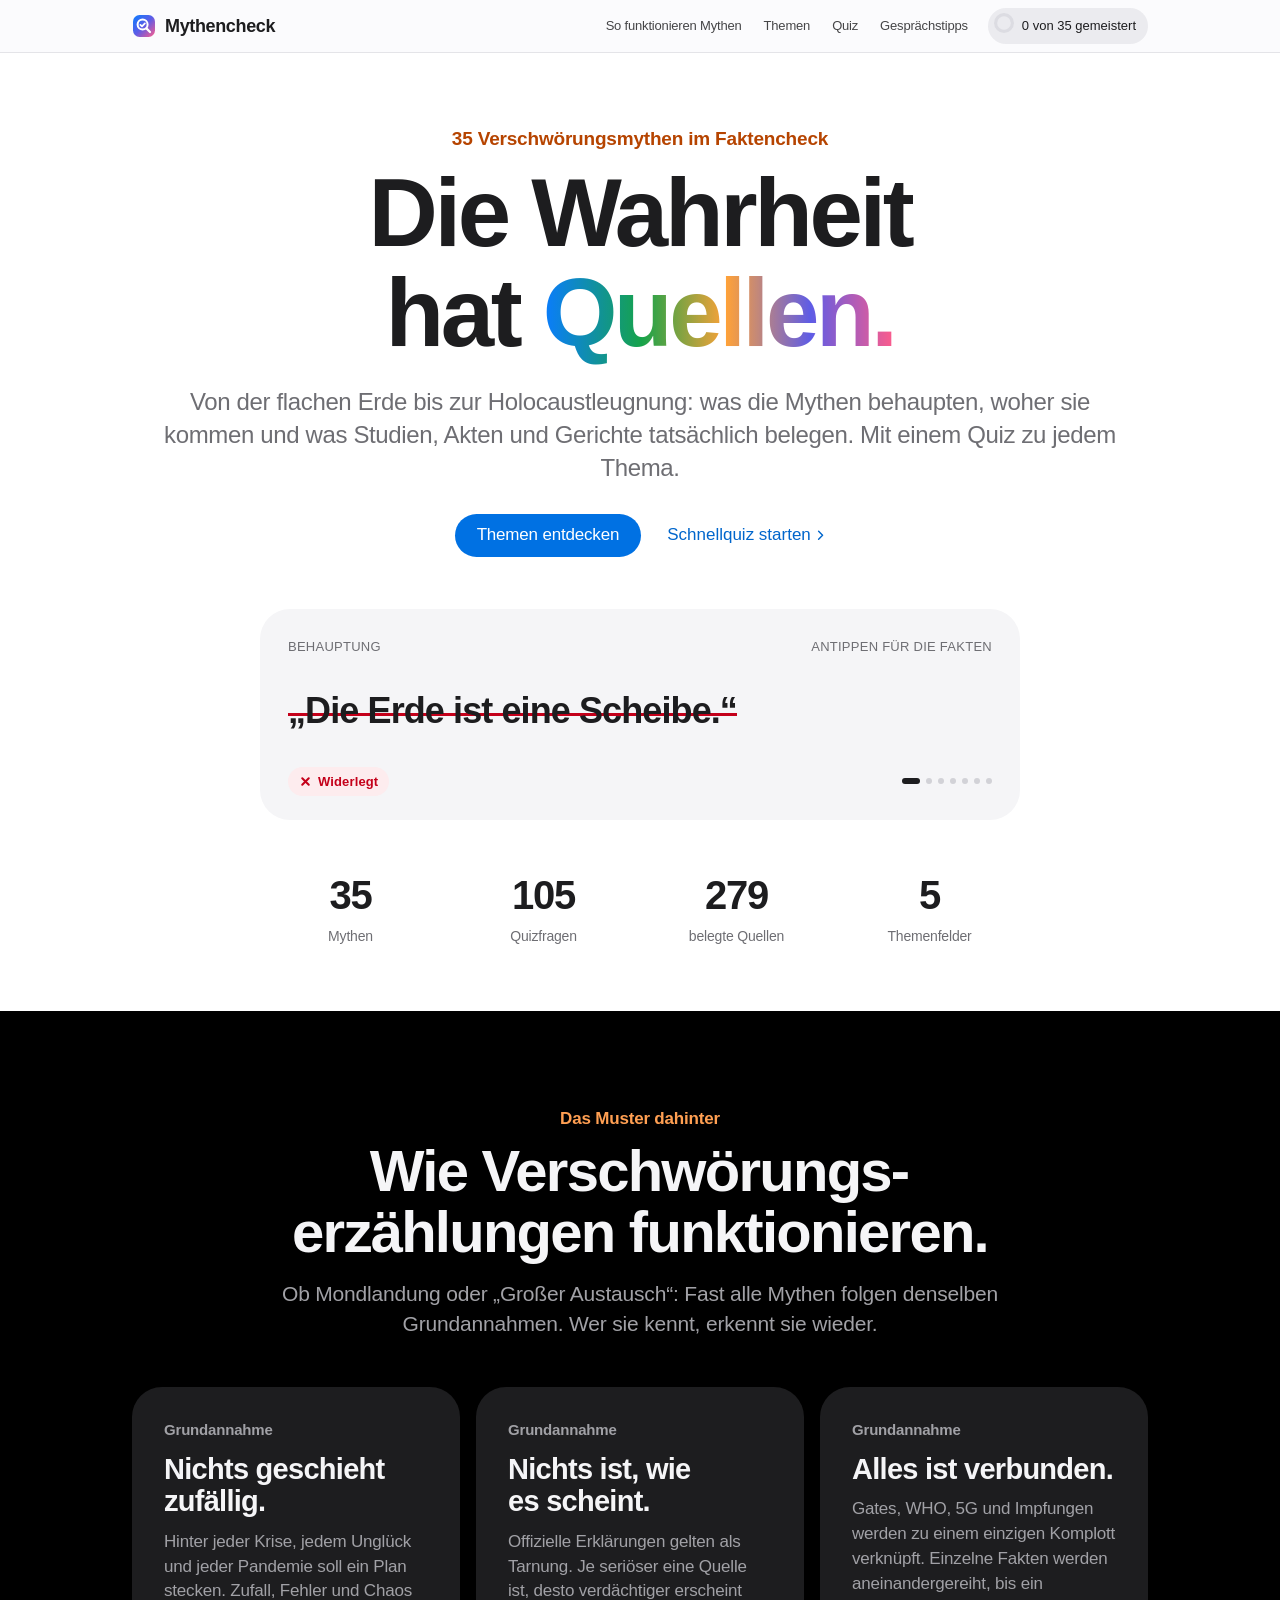
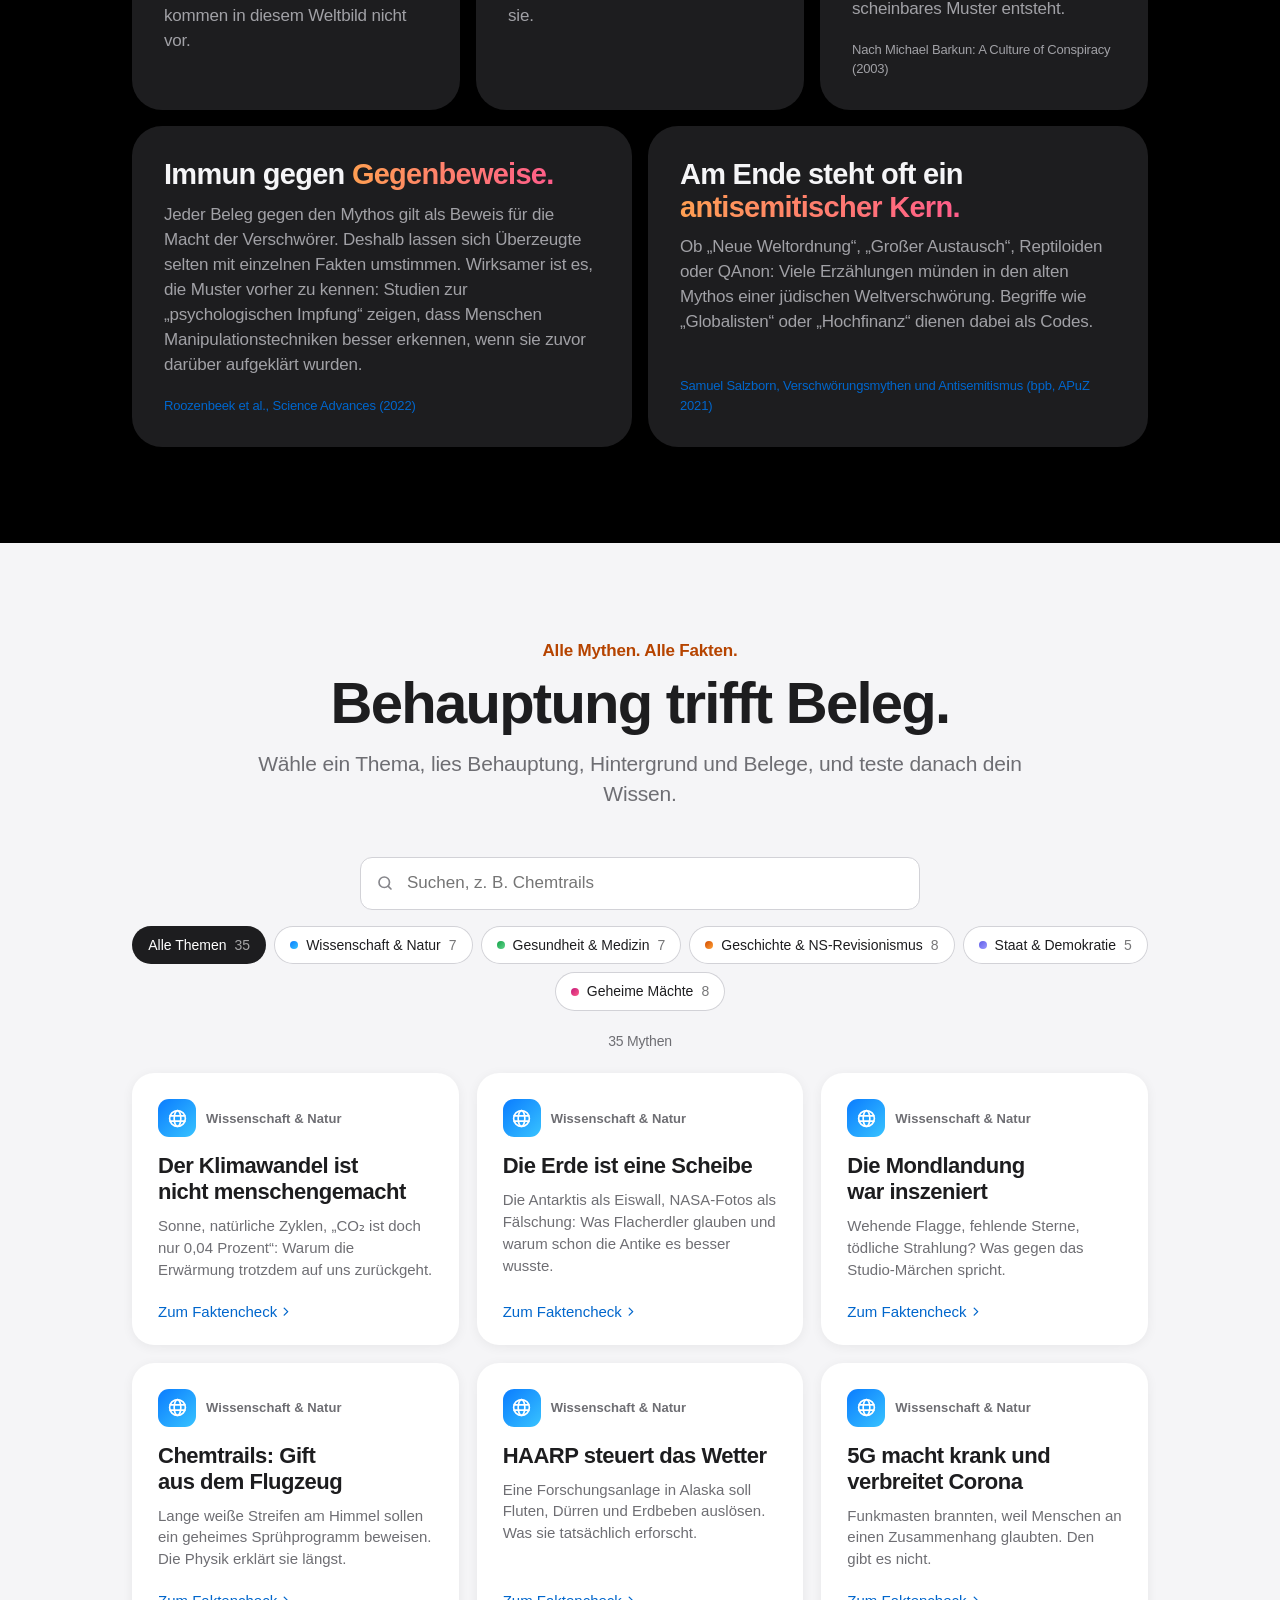
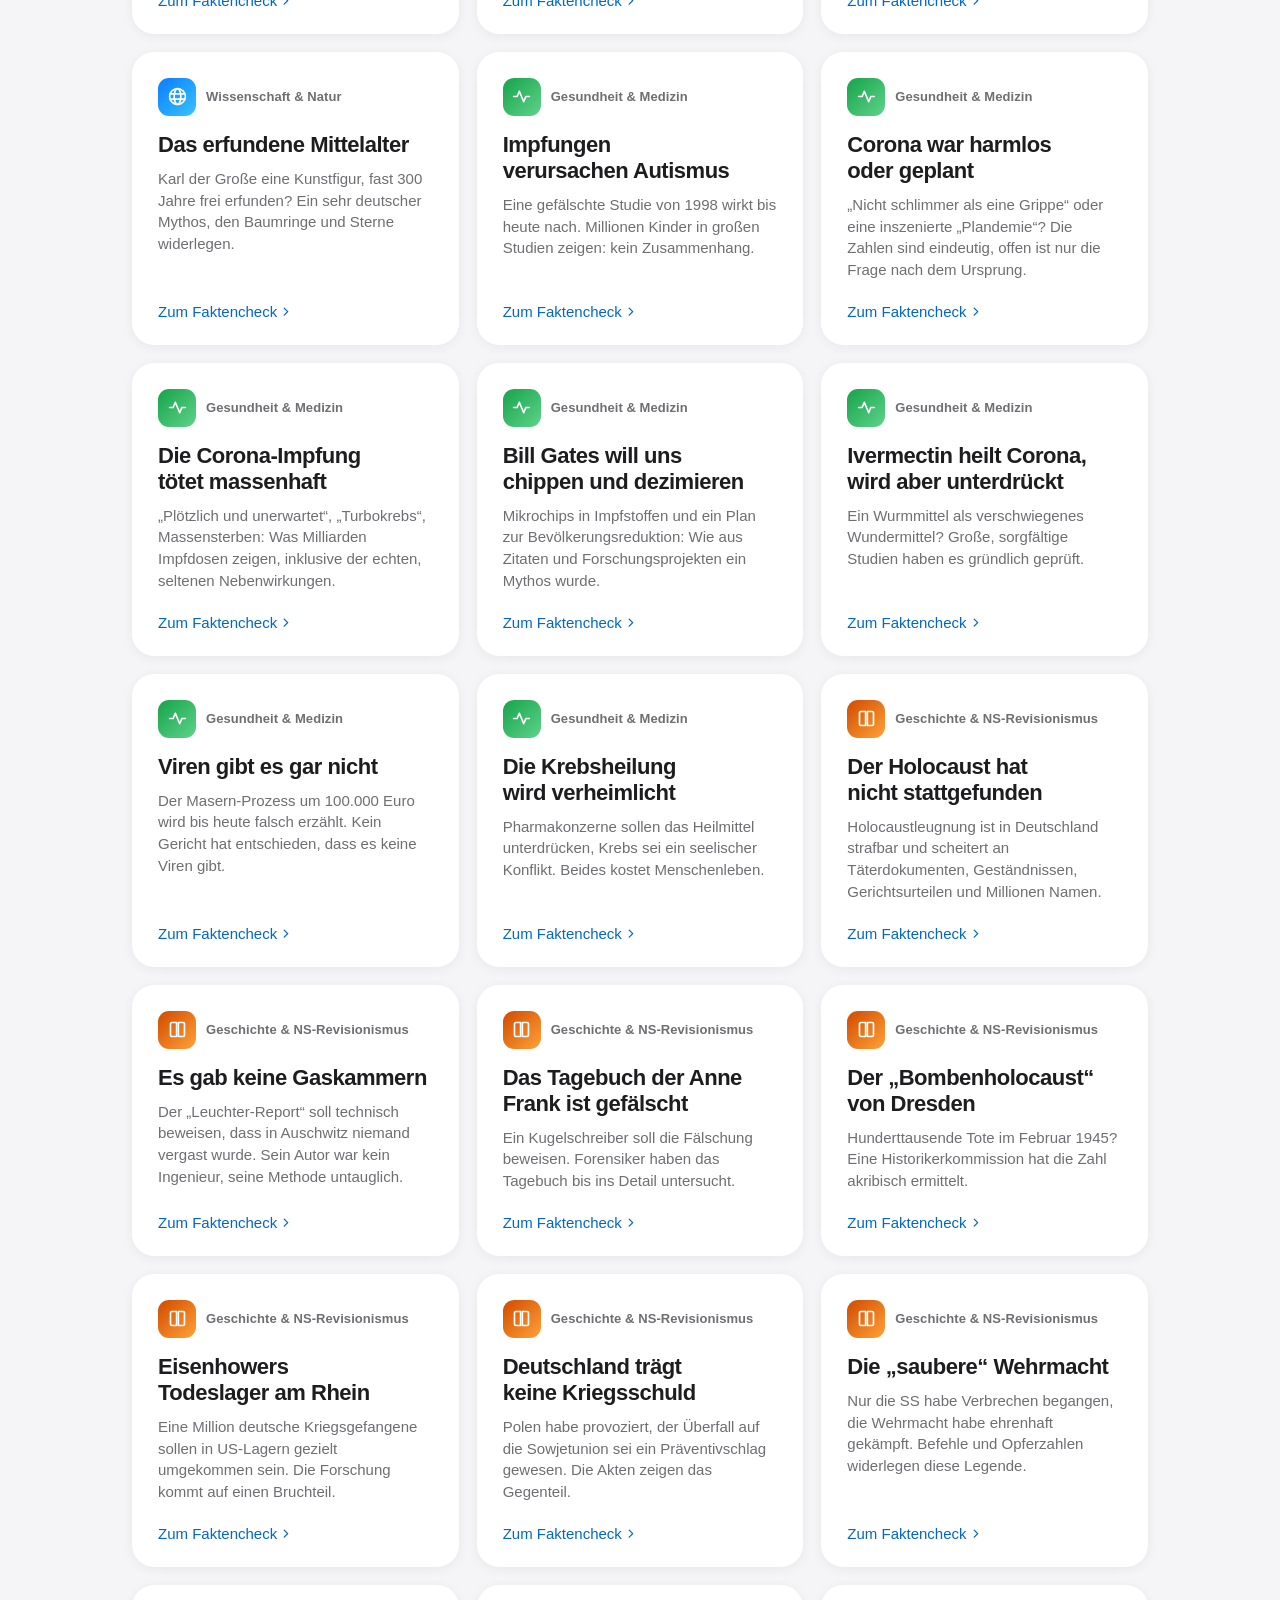
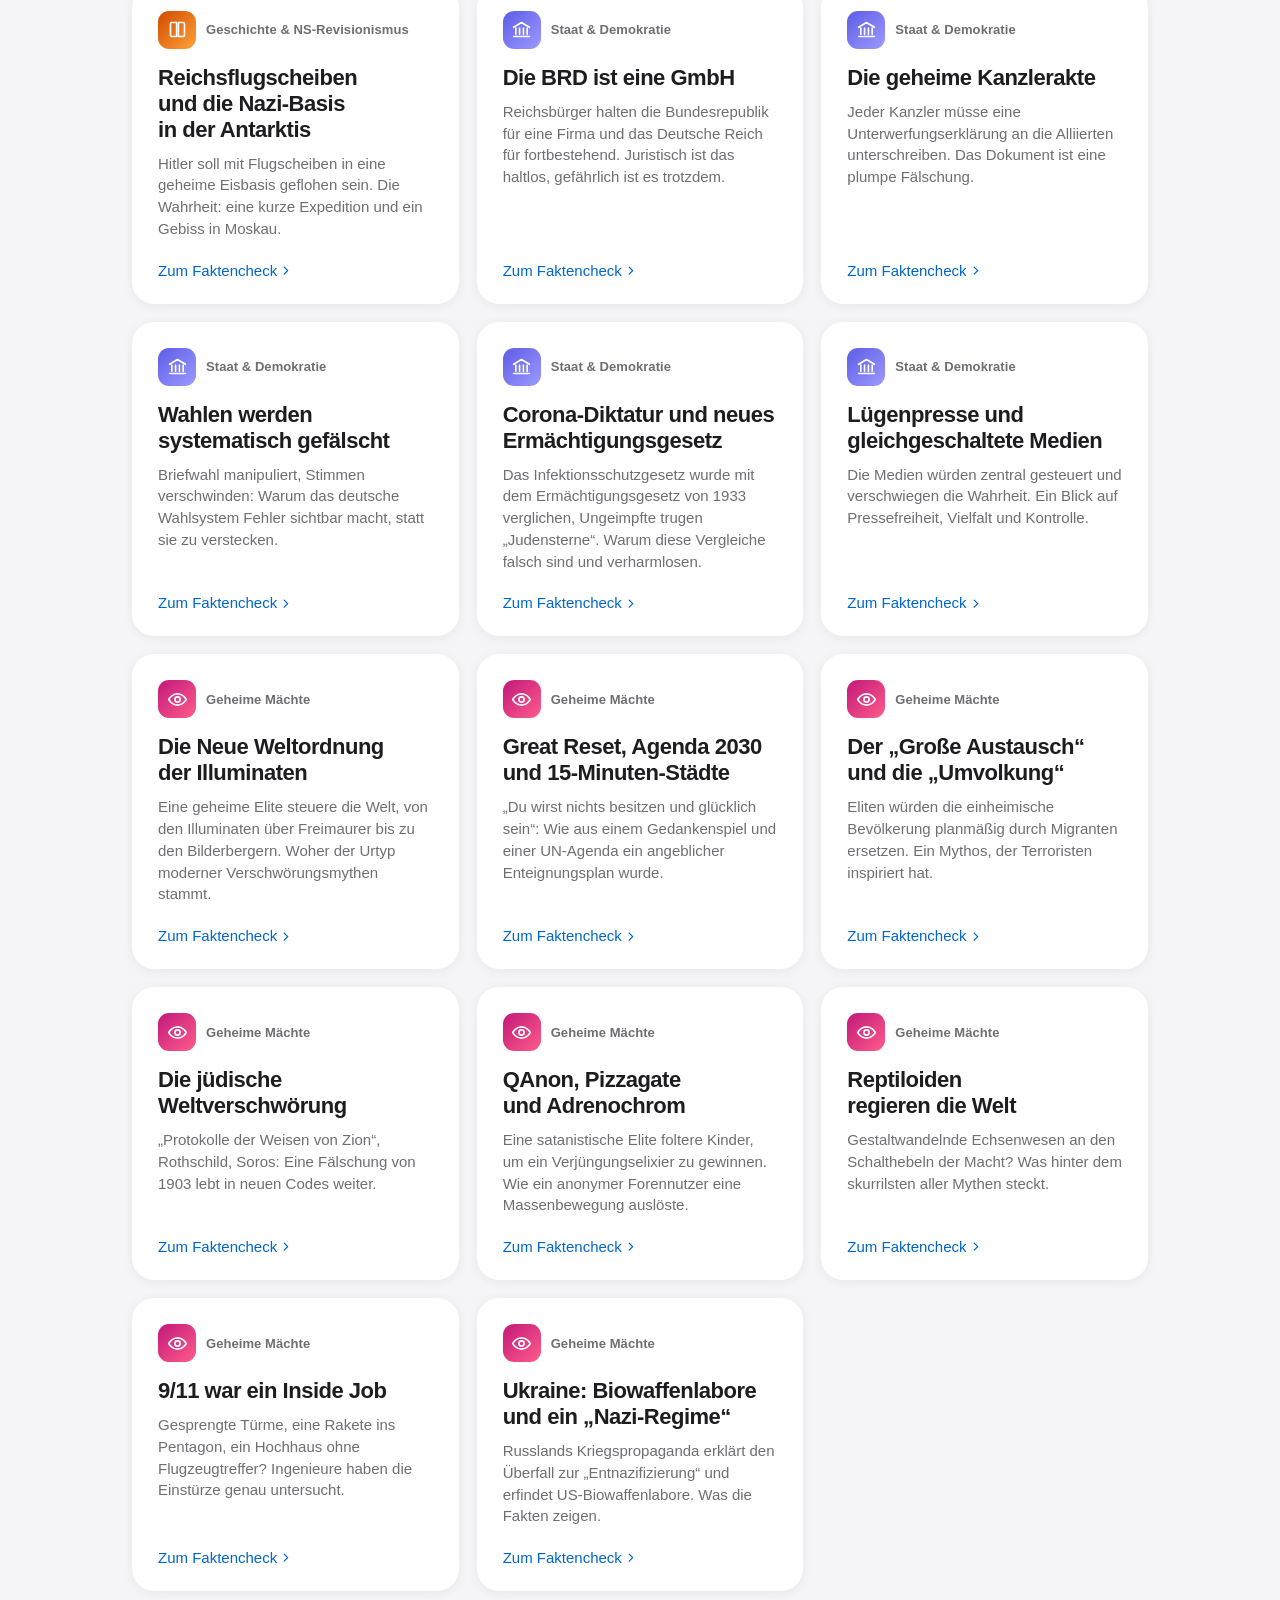
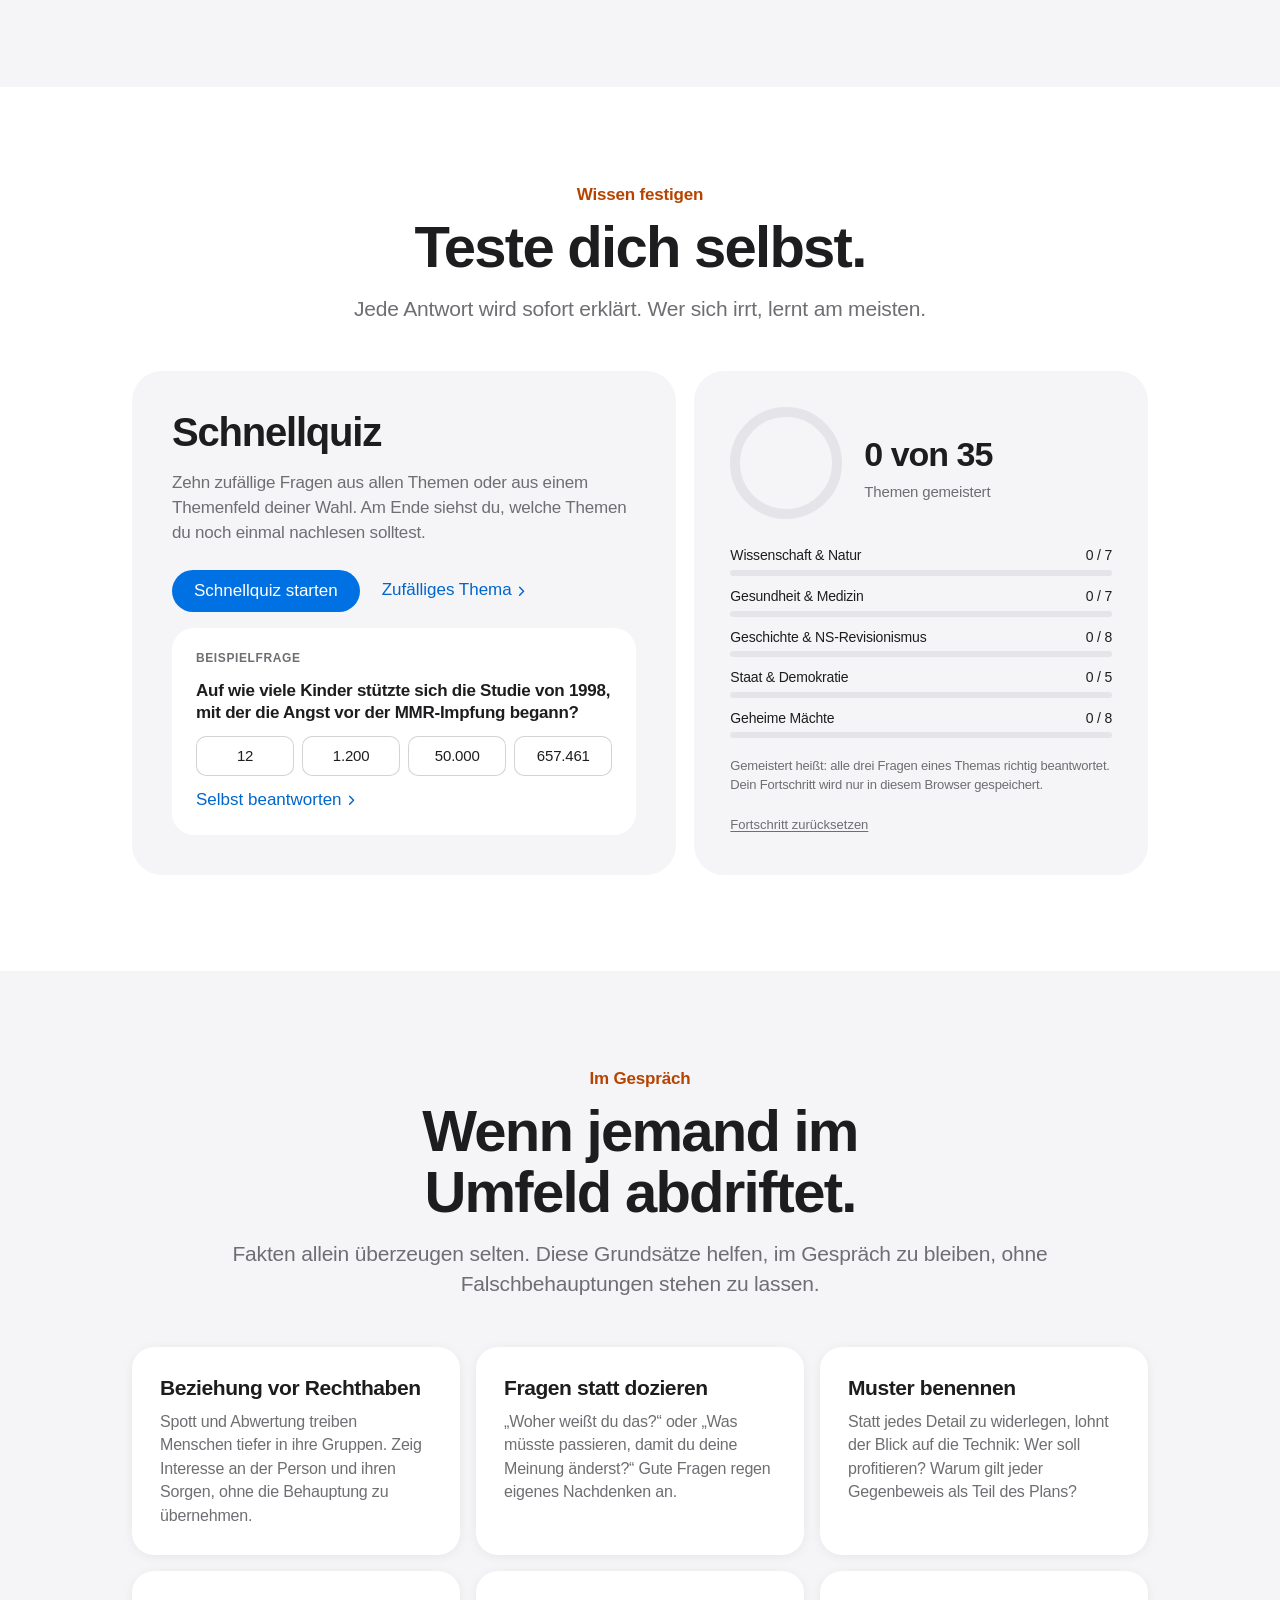
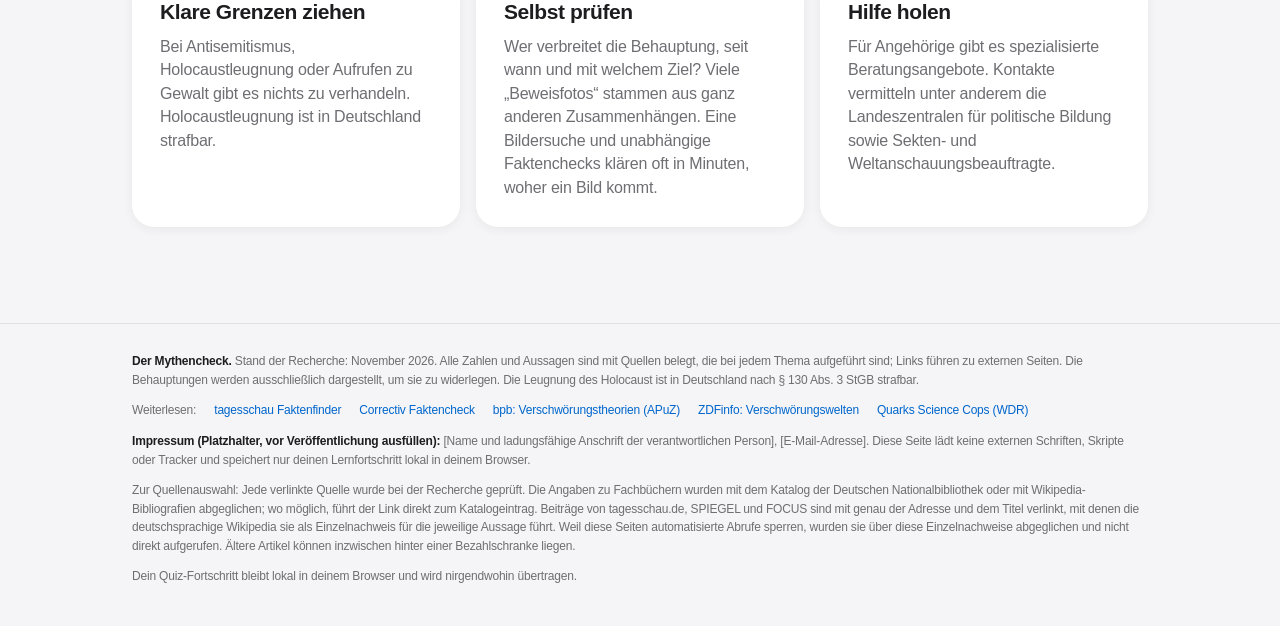
<file: mythencheck/index.html>
<!doctype html>
<html lang="de">
<head>
<meta charset="utf-8">
<meta name="viewport" content="width=device-width, initial-scale=1, viewport-fit=cover">
<style>:root{padding-top:env(safe-area-inset-top,0px);padding-bottom:env(safe-area-inset-bottom,0px)}body{margin:0}img{max-width:100%}</style>
<title>Der Mythencheck</title>
<meta name="claude:viewport-fit-sides" content="cover">
<meta name="description" content="35 verbreitete Verschwörungsmythen im Faktencheck: Behauptung, Hintergrund, belegte Fakten, Quellen und ein Quiz zu jedem Thema.">
<style>
:root{
  /* Layout: Apple-artige Produktseite. Vollflächige Bänder (weiß, hellgrau, schwarz) mit zentrierter 1080px-Spalte,
     Bento-Kacheln für Mechanismen, Kartenraster für Mythen, Detailansicht als Sheet mit Segment-Tabs. */
  --bg:#ffffff;
  --bg-alt:#f5f5f7;
  --surface:#ffffff;
  --surface-2:#f5f5f7;
  --ink:#1d1d1f;
  --ink-2:#6e6e73;
  --ink-3:#86868b;
  --line:#d2d2d7;
  --accent:#0071e3;
  --accent-hover:#0077ed;
  --link:#0066cc;
  --on-accent:#ffffff;
  --eyebrow:#b64400;
  --ok:#1a7f37;
  --ok-bg:#e9f6ed;
  --bad:#c4001a;
  --bad-bg:#fdecee;
  --kern:#8a5300;
  --kern-bg:#fff4e0;
  --note:#0b5cad;
  --note-bg:#eaf3fd;
  --nav-bg:rgba(251,251,253,.8);
  --scrim:rgba(0,0,0,.42);
  --seg-bg:rgba(118,118,128,.12);
  --seg-on:#ffffff;
  --band-dark:#000000;
  --band-dark-ink:#f5f5f7;
  --band-dark-ink-2:#a1a1a6;
  --tile-dark:#1d1d1f;
  --chip-on-bg:#1d1d1f;
  --chip-on-ink:#ffffff;
  --shadow:0 2px 12px rgba(0,0,0,.06);
  --shadow-hover:0 18px 40px rgba(0,0,0,.12);
  --shadow-sheet:0 30px 90px rgba(0,0,0,.28);
  /* Themenfelder: je zwei Töne für Verlauf und Markierung */
  --natur-1:#0a7cff; --natur-2:#38c3ff;
  --gesundheit-1:#16a34a; --gesundheit-2:#5fd38a;
  --geschichte-1:#d14a00; --geschichte-2:#ffa238;
  --staat-1:#5e5ce6; --staat-2:#9c9aff;
  --maechte-1:#c2187a; --maechte-2:#ff5c8a;
  --font-display:-apple-system,BlinkMacSystemFont,"SF Pro Display","Inter","Helvetica Neue",Helvetica,Arial,sans-serif;
  --font-text:-apple-system,BlinkMacSystemFont,"SF Pro Text","Inter","Helvetica Neue",Helvetica,Arial,sans-serif;
  --r-xl:30px; --r-lg:22px; --r-md:16px; --r-sm:12px;
}
@media (prefers-color-scheme: dark){
  :root:not([data-theme="light"]){
    --bg:#000000; --bg-alt:#101011; --surface:#1c1c1e; --surface-2:#2c2c2e;
    --ink:#f5f5f7; --ink-2:#a1a1a6; --ink-3:#8e8e93; --line:#3a3a3c;
    --accent:#0a84ff; --accent-hover:#409cff; --link:#2997ff; --on-accent:#ffffff; --eyebrow:#ff8a3d;
    --ok:#30d158; --ok-bg:rgba(48,209,88,.15); --bad:#ff6961; --bad-bg:rgba(255,69,58,.16);
    --kern:#ffc069; --kern-bg:rgba(255,159,10,.14); --note:#7cc0ff; --note-bg:rgba(10,132,255,.16);
    --nav-bg:rgba(22,22,23,.78); --scrim:rgba(0,0,0,.62); --seg-bg:rgba(118,118,128,.24); --seg-on:#636366;
    --band-dark:#161617; --band-dark-ink:#f5f5f7; --band-dark-ink-2:#a1a1a6; --tile-dark:#232325;
    --chip-on-bg:#f5f5f7; --chip-on-ink:#1d1d1f;
    --shadow:0 2px 12px rgba(0,0,0,.4); --shadow-hover:0 18px 40px rgba(0,0,0,.6); --shadow-sheet:0 30px 90px rgba(0,0,0,.7);
    color-scheme:dark;
  }
}
:root[data-theme="dark"]{
  --bg:#000000; --bg-alt:#101011; --surface:#1c1c1e; --surface-2:#2c2c2e;
  --ink:#f5f5f7; --ink-2:#a1a1a6; --ink-3:#8e8e93; --line:#3a3a3c;
  --accent:#0a84ff; --accent-hover:#409cff; --link:#2997ff; --on-accent:#ffffff; --eyebrow:#ff8a3d;
  --ok:#30d158; --ok-bg:rgba(48,209,88,.15); --bad:#ff6961; --bad-bg:rgba(255,69,58,.16);
  --kern:#ffc069; --kern-bg:rgba(255,159,10,.14); --note:#7cc0ff; --note-bg:rgba(10,132,255,.16);
  --nav-bg:rgba(22,22,23,.78); --scrim:rgba(0,0,0,.62); --seg-bg:rgba(118,118,128,.24); --seg-on:#636366;
  --band-dark:#161617; --band-dark-ink:#f5f5f7; --band-dark-ink-2:#a1a1a6; --tile-dark:#232325;
  --chip-on-bg:#f5f5f7; --chip-on-ink:#1d1d1f;
  --shadow:0 2px 12px rgba(0,0,0,.4); --shadow-hover:0 18px 40px rgba(0,0,0,.6); --shadow-sheet:0 30px 90px rgba(0,0,0,.7);
  color-scheme:dark;
}

*,*::before,*::after{box-sizing:border-box}
[hidden]{display:none!important}
section[id]{scroll-margin-top:calc(52px + env(safe-area-inset-top,0px))}
html{scroll-behavior:smooth;-webkit-text-size-adjust:100%}
body{background:var(--bg);color:var(--ink);font-family:var(--font-text);font-size:17px;line-height:1.47;letter-spacing:-.011em;-webkit-font-smoothing:antialiased;-moz-osx-font-smoothing:grayscale;text-rendering:optimizeLegibility}
body::before{content:"";position:fixed;inset:0 0 auto;height:env(safe-area-inset-top,0px);z-index:60;background:var(--nav-bg)}
a{color:var(--link);text-decoration:none}
a:hover{text-decoration:underline}
button{font:inherit;color:inherit}
:focus-visible{outline:3px solid var(--accent);outline-offset:3px;border-radius:6px}
.app{min-height:100%}
h1,h2,h3{font-family:var(--font-display);margin:0;text-wrap:balance;hyphens:manual;overflow-wrap:break-word}
p{margin:0;overflow-wrap:break-word}
@media (max-width:479px){p,.card-short,.src-text{hyphens:auto}}
.wrap{width:100%;max-width:1080px;margin:0 auto;padding-left:max(16px,env(safe-area-inset-left,0px));padding-right:max(16px,env(safe-area-inset-right,0px))}
@media (min-width:734px){.wrap{padding-left:max(32px,env(safe-area-inset-left,0px));padding-right:max(32px,env(safe-area-inset-right,0px))}}
.skip{position:absolute;left:-9999px;top:8px;z-index:200;background:var(--accent);color:var(--on-accent);padding:10px 16px;border-radius:999px}
.skip:focus{left:16px}
.sr{position:absolute;width:1px;height:1px;overflow:hidden;clip:rect(0 0 0 0);white-space:nowrap}

/* Navigation */
.nav{position:sticky;top:env(safe-area-inset-top,0px);z-index:50;background:var(--nav-bg);-webkit-backdrop-filter:saturate(180%) blur(20px);backdrop-filter:saturate(180%) blur(20px);border-bottom:1px solid color-mix(in srgb,var(--line) 55%,transparent)}
.nav .wrap{display:flex;align-items:center;gap:20px;height:52px}
.brand{display:flex;align-items:center;gap:9px;font-family:var(--font-display);font-weight:600;font-size:18px;letter-spacing:-.02em;color:var(--ink);white-space:nowrap;background:none;border:0;padding:0;cursor:pointer}
.brand:hover{text-decoration:none}
.brand-mark{width:24px;height:24px;flex:none}
.nav-links{display:flex;gap:22px;margin-left:auto;font-size:13px}
.nav-links a{color:var(--ink);opacity:.82}
.nav-links a:hover{opacity:1;text-decoration:none}
.nav-progress{display:inline-flex;align-items:center;gap:8px;font-size:13px;font-weight:500;color:var(--ink);background:var(--seg-bg);border:0;border-radius:999px;padding:5px 12px 5px 6px;cursor:pointer;white-space:nowrap;font-variant-numeric:tabular-nums}
.nav-progress svg{width:20px;height:20px;flex:none}
@media (max-width:733px){.nav-links{display:none}.nav-progress{margin-left:auto}}

/* Buttons */
.btn{display:inline-flex;align-items:center;justify-content:center;gap:6px;border:0;border-radius:999px;padding:12px 22px;font-size:17px;font-weight:500;cursor:pointer;line-height:1.1;transition:background-color .2s,transform .2s,color .2s}
.btn:hover{text-decoration:none}
.btn-primary{background:var(--accent);color:var(--on-accent)}
.btn-primary:hover{background:var(--accent-hover)}
.btn-secondary{background:transparent;color:var(--link);box-shadow:inset 0 0 0 1px var(--link)}
.btn-secondary:hover{background:color-mix(in srgb,var(--link) 10%,transparent)}
.btn-ghost{background:var(--seg-bg);color:var(--ink)}
.btn-sm{padding:8px 16px;font-size:14px}
.link-cta{display:inline-flex;align-items:center;gap:4px;color:var(--link);font-size:17px;background:none;border:0;padding:0;cursor:pointer}
.link-cta:hover{text-decoration:underline}
.chev{width:.62em;height:.62em;flex:none}

/* Hero */
.hero{padding-block:72px 64px;text-align:center;background:var(--bg)}
.hero .eyebrow{font-size:19px;font-weight:600;color:var(--eyebrow);letter-spacing:-.01em;margin-bottom:10px}
.hero h1{font-size:clamp(46px,8.4vw,96px);line-height:1.04;letter-spacing:-.035em;font-weight:700}
.hero h1 .grad{background:linear-gradient(90deg,var(--natur-1),var(--gesundheit-1) 28%,var(--geschichte-2) 52%,var(--staat-1) 76%,var(--maechte-2));-webkit-background-clip:text;background-clip:text;color:transparent;padding-bottom:.06em}
.hero .lede{max-width:40em;margin:22px auto 0;font-size:clamp(19px,2.2vw,24px);line-height:1.38;color:var(--ink-2);letter-spacing:-.015em}
.hero-actions{display:flex;flex-wrap:wrap;gap:14px 26px;justify-content:center;align-items:center;margin-top:30px}
.stats{display:grid;grid-template-columns:repeat(4,minmax(0,1fr));gap:12px;max-width:760px;margin:46px auto 0}
.stat{display:flex;flex-direction:column;gap:2px}
.stat b{font-family:var(--font-display);font-size:clamp(28px,4vw,40px);font-weight:700;letter-spacing:-.03em;font-variant-numeric:tabular-nums}
.stat span{font-size:14px;color:var(--ink-2)}
@media (max-width:560px){.stats{grid-template-columns:repeat(2,minmax(0,1fr));row-gap:22px}}

/* Ticker */
.ticker{margin:52px auto 0;max-width:760px;background:var(--surface-2);border-radius:var(--r-xl);padding:28px 28px 24px;text-align:left;display:grid;gap:14px;cursor:pointer;border:0;width:100%;transition:transform .35s cubic-bezier(.2,.8,.2,1)}
.ticker:hover{transform:scale(1.01)}
.ticker-top{display:flex;align-items:center;justify-content:space-between;gap:12px;font-size:13px;color:var(--ink-2);font-weight:500;letter-spacing:.02em;text-transform:uppercase}
.ticker-claim{font-family:var(--font-display);font-size:clamp(24px,3.6vw,36px);font-weight:600;letter-spacing:-.025em;line-height:1.15;position:relative;min-height:2.3em;display:flex;align-items:center}
.ticker-claim span{background-image:linear-gradient(var(--bad),var(--bad));background-repeat:no-repeat;background-size:0 3px;background-position:0 58%;transition:background-size .7s cubic-bezier(.6,0,.2,1) .25s,opacity .35s}
.ticker.struck .ticker-claim span{background-size:100% 3px}
.ticker.fade .ticker-claim span{opacity:0}
.ticker-foot{display:flex;align-items:center;justify-content:space-between;gap:12px;flex-wrap:wrap}
.verdict{display:inline-flex;align-items:center;gap:6px;font-size:13px;font-weight:600;color:var(--bad);background:var(--bad-bg);padding:5px 11px;border-radius:999px;letter-spacing:.01em}
.verdict svg{width:13px;height:13px}
.ticker-dots{display:flex;gap:6px}
.ticker-dots i{width:6px;height:6px;border-radius:50%;background:var(--line);transition:background .3s,width .3s}
.ticker-dots i.on{background:var(--ink);width:18px;border-radius:3px}

/* Bänder */
.band{padding-block:96px}
.band-alt{background:var(--bg-alt)}
.band-dark{background:var(--band-dark);color:var(--band-dark-ink)}
.band-head{text-align:center;max-width:820px;margin:0 auto 48px}
.band-head .eyebrow{display:block;font-size:17px;font-weight:600;color:var(--eyebrow);margin-bottom:8px}
.band-dark .band-head .eyebrow{color:#ff9f52}
.band-head h2{font-size:clamp(34px,5.2vw,58px);line-height:1.06;letter-spacing:-.03em;font-weight:700}
.band-head p{margin-top:16px;font-size:clamp(17px,2vw,21px);color:var(--ink-2);line-height:1.42}
.band-dark .band-head p{color:var(--band-dark-ink-2)}
@media (max-width:733px){.band{padding-block:68px}.band-head{margin-bottom:34px}}

/* Bento: Mechanismen */
.bento{display:grid;grid-template-columns:repeat(6,minmax(0,1fr));gap:16px}
.tile{background:var(--tile-dark);border-radius:var(--r-xl);padding:32px;display:flex;flex-direction:column;gap:12px;min-width:0}
.tile .num{font-family:var(--font-display);font-size:15px;font-weight:600;color:var(--band-dark-ink-2)}
.tile h3{font-size:clamp(24px,2.5vw,29px);line-height:1.12;letter-spacing:-.025em;font-weight:700;color:var(--band-dark-ink)}
.tile p{color:var(--band-dark-ink-2);font-size:17px}
.tile-a{grid-column:span 2}.tile-b{grid-column:span 2}.tile-c{grid-column:span 2}
.tile-wide{grid-column:span 3}
.tile .grad-text{background:linear-gradient(90deg,#ff9f52,#ff5c8a);-webkit-background-clip:text;background-clip:text;color:transparent}
.tile .cite{font-size:13px;color:var(--band-dark-ink-2);margin-top:auto;padding-top:6px}
@media (max-width:899px){.tile-a,.tile-b,.tile-c,.tile-wide{grid-column:span 6}}

/* Themen: Filter */
.controls{display:flex;flex-direction:column;gap:16px;align-items:center;margin-bottom:34px}
.search{position:relative;width:100%;max-width:560px}
.search input{width:100%;font:inherit;font-size:17px;padding:13px 16px 13px 46px;border-radius:var(--r-sm);border:1px solid var(--line);background:var(--surface);color:var(--ink);outline:none;transition:border-color .2s,box-shadow .2s}
.search input:focus{border-color:var(--accent);box-shadow:0 0 0 4px color-mix(in srgb,var(--accent) 22%,transparent)}
.search svg{position:absolute;left:16px;top:50%;transform:translateY(-50%);width:18px;height:18px;color:var(--ink-3);pointer-events:none}
.chips{display:flex;flex-wrap:wrap;gap:8px;justify-content:center}
.chip{border:0;background:var(--surface);color:var(--ink);padding:9px 16px;border-radius:999px;font-size:14px;font-weight:500;cursor:pointer;display:inline-flex;align-items:center;gap:8px;box-shadow:inset 0 0 0 1px var(--line);transition:background .2s,color .2s}
.chip:hover{box-shadow:inset 0 0 0 1px var(--ink-3)}
.chip[aria-pressed="true"]{background:var(--chip-on-bg);color:var(--chip-on-ink);box-shadow:none}
.chip .dot{width:8px;height:8px;border-radius:50%;background:linear-gradient(135deg,var(--c1),var(--c2))}
.chip .cnt{font-variant-numeric:tabular-nums;opacity:.6;font-weight:400}
.result-line{text-align:center;color:var(--ink-2);font-size:14px;margin:-14px 0 22px;min-height:1.4em}

/* Karten */
.grid{display:grid;grid-template-columns:repeat(auto-fill,minmax(min(100%,300px),1fr));gap:18px}
.card{position:relative;display:flex;flex-direction:column;align-items:stretch;gap:10px;text-align:left;background:var(--surface);border:0;border-radius:var(--r-lg);padding:26px 26px 22px;cursor:pointer;box-shadow:var(--shadow);transition:transform .35s cubic-bezier(.2,.8,.2,1),box-shadow .35s;min-width:0}
.card:hover{transform:translateY(-3px) scale(1.012);box-shadow:var(--shadow-hover)}
.card-top{display:flex;align-items:center;gap:10px}
.cat-icon{width:38px;height:38px;border-radius:11px;display:grid;place-items:center;color:#fff;background:linear-gradient(135deg,var(--c1),var(--c2));flex:none}
.cat-icon svg{width:21px;height:21px}
.card-cat{font-size:13px;font-weight:600;color:var(--ink-2);letter-spacing:.005em}
.badge{margin-left:auto;font-size:12px;font-weight:600;padding:4px 9px;border-radius:999px;font-variant-numeric:tabular-nums;white-space:nowrap}
.badge.done{color:var(--ok);background:var(--ok-bg)}
.badge.part{color:var(--ink-2);background:var(--seg-bg)}
.card-title{display:block;font-family:var(--font-display);font-size:22px;line-height:1.18;font-weight:700;letter-spacing:-.022em;margin-top:6px;hyphens:manual;overflow-wrap:break-word;text-wrap:balance}
.card-short{display:block;font-size:15px;line-height:1.45;color:var(--ink-2)}
.card-cta{display:inline-flex;align-items:center;gap:4px;margin-top:auto;padding-top:10px;color:var(--link);font-size:15px}
.empty{grid-column:1/-1;text-align:center;padding:48px 16px;color:var(--ink-2)}
.empty b{display:block;color:var(--ink);font-size:21px;margin-bottom:6px;font-family:var(--font-display)}

/* Quiz-Band */
.quiz-band{display:grid;grid-template-columns:minmax(0,1.2fr) minmax(0,1fr);gap:18px}
.quiz-hero{background:var(--surface-2);border-radius:var(--r-xl);padding:40px;display:flex;flex-direction:column;gap:16px;min-width:0}
.quiz-hero h3{font-size:clamp(28px,3.6vw,40px);letter-spacing:-.03em;line-height:1.08;font-weight:700}
.quiz-hero p{color:var(--ink-2);font-size:17px}
.quiz-hero .row{display:flex;flex-wrap:wrap;gap:12px 22px;align-items:center;margin-top:8px}
.sample{margin-top:auto;background:var(--surface);border-radius:var(--r-lg);padding:22px 24px;display:flex;flex-direction:column;gap:12px}
.sample .label{font-size:12px;font-weight:600;color:var(--ink-2);text-transform:uppercase;letter-spacing:.05em}
.quiz-hero .sample-q{color:var(--ink)}
.sample-q{font-family:var(--font-display);font-size:19px;font-weight:600;letter-spacing:-.015em;line-height:1.3}
.sample-opts{display:grid;grid-template-columns:repeat(4,minmax(0,1fr));gap:8px}
.sample-opts span{text-align:center;padding:9px 6px;border-radius:10px;box-shadow:inset 0 0 0 1px var(--line);font-size:15px;font-variant-numeric:tabular-nums}
@media (max-width:479px){.sample-opts{grid-template-columns:repeat(2,minmax(0,1fr))}}
.progress-card{background:var(--surface-2);border-radius:var(--r-xl);padding:36px;display:flex;flex-direction:column;gap:18px;min-width:0}
.ring-row{display:flex;align-items:center;gap:22px}
.ring{width:112px;height:112px;flex:none}
.ring-label b{display:block;font-family:var(--font-display);font-size:34px;font-weight:700;letter-spacing:-.03em;font-variant-numeric:tabular-nums}
.ring-label span{color:var(--ink-2);font-size:15px}
.bars{display:grid;gap:10px}
.bar-row{display:grid;grid-template-columns:minmax(0,1fr) auto;gap:4px 12px;font-size:14px;align-items:center}
.bar-row span:last-child{color:var(--ink-2);font-variant-numeric:tabular-nums}
.bar{grid-column:1/-1;height:6px;border-radius:3px;background:var(--seg-bg);overflow:hidden}
.bar i{display:block;height:100%;border-radius:3px;background:linear-gradient(90deg,var(--c1),var(--c2));transition:width .6s cubic-bezier(.2,.8,.2,1)}
.reset{align-self:flex-start;background:none;border:0;color:var(--ink-2);font-size:13px;cursor:pointer;padding:0;text-decoration:underline;text-underline-offset:2px}
.reset-confirm{display:flex;flex-wrap:wrap;gap:8px;align-items:center;font-size:13px;color:var(--ink-2)}
@media (max-width:899px){.quiz-band{grid-template-columns:minmax(0,1fr)}.quiz-hero,.progress-card{padding:28px}}

/* Gesprächstipps */
.tips{display:grid;grid-template-columns:repeat(3,minmax(0,1fr));gap:16px}
@media (max-width:899px){.tips{grid-template-columns:repeat(2,minmax(0,1fr))}}
@media (max-width:559px){.tips{grid-template-columns:minmax(0,1fr)}}
.tip{background:var(--surface);border-radius:var(--r-lg);padding:28px;display:flex;flex-direction:column;gap:10px;box-shadow:var(--shadow);min-width:0}
.tip h3{font-size:21px;letter-spacing:-.02em;font-weight:700;line-height:1.2}
.tip p{color:var(--ink-2);font-size:16px}

/* Footer */
.foot{background:var(--bg-alt);color:var(--ink-2);font-size:12px;line-height:1.55;padding-block:28px 40px;border-top:1px solid color-mix(in srgb,var(--line) 60%,transparent)}
.foot .wrap{display:grid;gap:12px}
.foot strong{color:var(--ink)}
.foot-links{display:flex;flex-wrap:wrap;gap:6px 18px}

/* Sheet */
.sheet-root{position:fixed;inset:0;z-index:100;display:flex;align-items:center;justify-content:center;padding:max(24px,env(safe-area-inset-top,0px)) max(24px,env(safe-area-inset-right,0px)) max(24px,env(safe-area-inset-bottom,0px)) max(24px,env(safe-area-inset-left,0px))}
.scrim{position:absolute;inset:0;background:var(--scrim);-webkit-backdrop-filter:blur(8px);backdrop-filter:blur(8px);animation:fadeIn .25s ease both}
.sheet{position:relative;width:min(920px,100%);max-height:100%;height:100%;background:var(--bg);border-radius:var(--r-xl);box-shadow:var(--shadow-sheet);display:flex;flex-direction:column;overflow:hidden;animation:sheetIn .42s cubic-bezier(.2,.9,.25,1) both}
.sheet-bar{display:flex;align-items:center;gap:12px;padding:14px 16px 14px 24px;border-bottom:1px solid color-mix(in srgb,var(--line) 55%,transparent);background:var(--nav-bg);-webkit-backdrop-filter:saturate(180%) blur(20px);backdrop-filter:saturate(180%) blur(20px);flex:none}
.sheet-bar .card-cat{display:flex;align-items:center;gap:8px}
.sheet-bar .cat-icon{width:26px;height:26px;border-radius:8px}
.sheet-bar .cat-icon svg{width:15px;height:15px}
.icon-btn{margin-left:auto;width:34px;height:34px;border-radius:50%;border:0;background:var(--seg-bg);color:var(--ink);display:grid;place-items:center;cursor:pointer;flex:none}
.icon-btn svg{width:14px;height:14px}
.sheet-scroll{overflow-y:auto;overscroll-behavior:contain;-webkit-overflow-scrolling:touch;flex:1;min-height:0}
.sheet-body{padding:36px 48px 48px;display:flex;flex-direction:column;gap:26px}
@media (max-width:733px){
  .sheet-root{padding:max(10px,env(safe-area-inset-top,0px)) 0 0 0;align-items:flex-end}
  .sheet{border-radius:22px 22px 0 0;height:100%}
  .sheet-body{padding:26px max(18px,env(safe-area-inset-right,0px)) calc(36px + env(safe-area-inset-bottom,0px)) max(18px,env(safe-area-inset-left,0px))}
  .sheet-bar{padding-left:18px}
}
.topic-head{display:flex;flex-direction:column;gap:12px}
.topic-head .verdict{align-self:flex-start}
.topic-head h2{font-size:clamp(30px,4.6vw,48px);line-height:1.07;letter-spacing:-.03em;font-weight:700}
.topic-head .lede{font-size:clamp(17px,2vw,21px);color:var(--ink-2);line-height:1.42}
.seg{display:flex;background:var(--seg-bg);border-radius:10px;padding:2px;gap:2px;align-self:flex-start;max-width:100%}
.seg button{border:0;background:transparent;padding:7px 16px;border-radius:8px;font-size:14px;font-weight:500;cursor:pointer;color:var(--ink);white-space:nowrap;transition:background .2s}
.seg button[aria-selected="true"]{background:var(--seg-on);box-shadow:0 1px 4px rgba(0,0,0,.12)}
@media (max-width:480px){.seg{align-self:stretch}.seg button{flex:1;padding:7px 4px;font-size:13px}}
.panel{display:flex;flex-direction:column;gap:22px;animation:fadeIn .3s ease both}
.panel h3{font-size:22px;letter-spacing:-.02em;font-weight:700}
.claim{background:var(--surface-2);border-radius:var(--r-lg);padding:26px 28px;display:flex;flex-direction:column;gap:10px}
.claim .label svg{width:12px;height:12px}
.claim .label{font-size:13px;font-weight:600;color:var(--bad);text-transform:uppercase;letter-spacing:.04em;display:flex;align-items:center;gap:8px}
.claim p{font-size:19px;line-height:1.45;font-family:var(--font-display);letter-spacing:-.015em}
.prose{display:flex;flex-direction:column;gap:14px;max-width:68ch}
.prose p{font-size:17px;line-height:1.55}
.box{border-radius:var(--r-md);padding:20px 22px;display:flex;gap:14px;align-items:flex-start}
.box svg{width:22px;height:22px;flex:none;margin-top:1px}
.box b{display:block;font-size:15px;margin-bottom:4px}
.box p{font-size:16px;line-height:1.5}
.box-kern{background:var(--kern-bg);color:var(--ink)}
.box-kern svg,.box-kern b{color:var(--kern)}
.box-note{background:var(--note-bg);color:var(--ink)}
.box-note svg,.box-note b{color:var(--note)}
.facts{list-style:none;margin:0;padding:0;display:grid;gap:12px}
.fact{background:var(--surface-2);border-radius:var(--r-md);padding:20px 22px 20px 58px;position:relative}
.fact::before{content:"";position:absolute;left:20px;top:22px;width:24px;height:24px;border-radius:50%;background:var(--ok-bg) url("data:image/svg+xml,%3Csvg xmlns='http://www.w3.org/2000/svg' viewBox='0 0 24 24' fill='none' stroke='%2330a14e' stroke-width='3' stroke-linecap='round' stroke-linejoin='round'%3E%3Cpath d='M6 12.5l4 4 8-9'/%3E%3C/svg%3E") center/14px no-repeat}
.fact b{display:block;font-family:var(--font-display);font-size:18px;letter-spacing:-.015em;margin-bottom:4px}
.fact p{font-size:16px;line-height:1.52;color:var(--ink)}
.sources{list-style:none;margin:0;padding:0;display:grid;gap:10px}
.src{display:grid;grid-template-columns:auto minmax(0,1fr);gap:4px 14px;align-items:baseline;padding:16px 18px;border-radius:var(--r-md);background:var(--surface-2)}
.src-type{font-size:11px;font-weight:700;text-transform:uppercase;letter-spacing:.06em;color:var(--ink-2);background:var(--bg);border-radius:6px;padding:3px 7px;white-space:nowrap}
.src-text{font-size:15px;line-height:1.45;overflow-wrap:anywhere}
.src-link{grid-column:2;font-size:14px;display:inline-flex;align-items:center;gap:4px;overflow-wrap:anywhere}
.src-link svg{width:11px;height:11px;flex:none}
.src-note{font-size:13px;color:var(--ink-2)}
.topic-nav{display:flex;justify-content:space-between;gap:12px;flex-wrap:wrap;padding-top:22px;border-top:1px solid color-mix(in srgb,var(--line) 60%,transparent)}
.topic-nav button{background:none;border:0;color:var(--link);cursor:pointer;font-size:15px;padding:4px 0;display:inline-flex;align-items:center;gap:6px;text-align:left;max-width:48%}
.topic-nav button:last-child{text-align:right;margin-left:auto}
.topic-nav small{display:block;color:var(--ink-2);font-size:12px}
.chev-l{transform:rotate(180deg)}

/* Quiz */
.quiz{display:flex;flex-direction:column;gap:18px}
.q-meta{display:flex;align-items:center;justify-content:space-between;gap:12px;font-size:13px;color:var(--ink-2);font-variant-numeric:tabular-nums}
.q-track{height:4px;border-radius:2px;background:var(--seg-bg);overflow:hidden}
.q-track i{display:block;height:100%;background:var(--accent);border-radius:2px;transition:width .4s cubic-bezier(.2,.8,.2,1)}
.q-from{font-size:13px;color:var(--ink-2);display:flex;align-items:center;gap:8px}
.q-from .cat-icon{width:22px;height:22px;border-radius:6px}
.q-from .cat-icon svg{width:13px;height:13px}
.q-text{font-family:var(--font-display);font-size:clamp(21px,2.8vw,27px);font-weight:600;line-height:1.25;letter-spacing:-.02em}
.opts{display:grid;gap:10px}
.opt{display:flex;align-items:flex-start;gap:14px;text-align:left;width:100%;padding:15px 18px;border-radius:14px;border:1px solid var(--line);background:var(--surface);cursor:pointer;font-size:16px;line-height:1.4;transition:border-color .2s,background .2s,transform .15s}
.opt:hover:not(:disabled){border-color:var(--accent)}
.opt:active:not(:disabled){transform:scale(.99)}
.opt .key{flex:none;width:26px;height:26px;border-radius:50%;display:grid;place-items:center;font-size:13px;font-weight:600;background:var(--seg-bg);color:var(--ink-2)}
.opt:disabled{cursor:default}
.opt.correct{border-color:var(--ok);background:var(--ok-bg)}
.opt.correct .key{background:var(--ok);color:var(--bg)}
.opt.wrong{border-color:var(--bad);background:var(--bad-bg)}
.opt.wrong .key{background:var(--bad);color:var(--bg)}
.opt.dim{opacity:.55}
.feedback{border-radius:var(--r-md);padding:18px 20px;display:flex;gap:12px;align-items:flex-start;animation:fadeIn .3s ease both}
.feedback.ok{background:var(--ok-bg)}
.feedback.no{background:var(--bad-bg)}
.feedback svg{width:22px;height:22px;flex:none;margin-top:1px}
.feedback.ok svg,.feedback.ok b{color:var(--ok)}
.feedback.no svg,.feedback.no b{color:var(--bad)}
.feedback b{display:block;margin-bottom:3px}
.feedback p{font-size:15px;line-height:1.5}
.feedback .more{margin-top:8px;font-size:14px}
.q-actions{display:flex;justify-content:flex-end;gap:12px;flex-wrap:wrap}
.result{display:flex;flex-direction:column;align-items:center;text-align:center;gap:16px;padding:12px 0}
.result .ring{width:132px;height:132px}
.result h3{font-size:clamp(26px,3.4vw,34px);letter-spacing:-.025em}
.result p{color:var(--ink-2);max-width:38em}
.result .row{display:flex;flex-wrap:wrap;gap:12px;justify-content:center}
.review{width:100%;text-align:left;display:grid;gap:8px;margin-top:6px}
.review h4{margin:0;font-size:15px;color:var(--ink-2);font-weight:600}
.review button{display:flex;align-items:center;gap:10px;width:100%;text-align:left;background:var(--surface-2);border:0;border-radius:12px;padding:12px 14px;cursor:pointer;font-size:15px}
.review button .rv-title{flex:1;min-width:0}
.review .cat-icon{width:28px;height:28px;border-radius:8px}
.review .cat-icon svg{width:16px;height:16px}
.setup{display:flex;flex-direction:column;gap:20px}
.setup .label{font-size:13px;font-weight:600;color:var(--ink-2);text-transform:uppercase;letter-spacing:.05em}
.setup .chips{justify-content:flex-start}

@keyframes fadeIn{from{opacity:0}to{opacity:1}}
@keyframes sheetIn{from{opacity:0;transform:translateY(28px) scale(.985)}to{opacity:1;transform:none}}
@media (prefers-reduced-motion:reduce){
  *,*::before,*::after{animation-duration:.01ms!important;animation-iteration-count:1!important;transition-duration:.01ms!important;scroll-behavior:auto!important}
}

.deep h4{margin:10px 0 0;font-size:19px;line-height:1.25;font-weight:650;letter-spacing:-.01em;hyphens:manual}
.deep p{font-size:17px;line-height:1.6}

</style>
</head>
<body>
<div class="app" lang="de">
<a class="skip" href="#themen">Direkt zu den Themen</a>

<header class="nav">
  <div class="wrap">
    <button class="brand" id="brand" type="button" aria-label="Der Mythencheck, zum Seitenanfang">
      <svg class="brand-mark" viewBox="0 0 24 24" aria-hidden="true">
        <defs><linearGradient id="bm" x1="0" y1="0" x2="1" y2="1"><stop offset="0" style="stop-color:var(--natur-1)"/><stop offset=".5" style="stop-color:var(--staat-1)"/><stop offset="1" style="stop-color:var(--maechte-2)"/></linearGradient></defs>
        <rect x="1" y="1" width="22" height="22" rx="6.5" fill="url(#bm)"/>
        <circle cx="10.6" cy="10.6" r="5" fill="none" stroke="#fff" stroke-width="2"/>
        <path d="M14.4 14.4 18 18" stroke="#fff" stroke-width="2.2" stroke-linecap="round"/>
        <path d="M8.4 10.8l1.6 1.6 2.9-3.1" fill="none" stroke="#fff" stroke-width="1.7" stroke-linecap="round" stroke-linejoin="round"/>
      </svg>
      Mythencheck
    </button>
    <nav class="nav-links" aria-label="Bereiche">
      <a href="#mechanismen">So funktionieren Mythen</a>
      <a href="#themen">Themen</a>
      <a href="#quiz">Quiz</a>
      <a href="#gespraech">Gesprächstipps</a>
    </nav>
    <button class="nav-progress" id="nav-progress" type="button" aria-label="Lernfortschritt anzeigen">
      <span id="nav-progress-ring"></span><span id="nav-progress-text">0 gemeistert</span>
    </button>
  </div>
</header>

<main>
  <section class="hero" id="top" aria-labelledby="hero-title">
    <div class="wrap">
      <p class="eyebrow"><span id="lead-count">35</span> Verschwörungsmythen im Faktencheck</p>
      <h1 id="hero-title">Die Wahrheit hat <span class="grad">Quellen.</span></h1>
      <p class="lede">Von der flachen Erde bis zur Holocaustleugnung: was die Mythen behaupten, woher sie kommen und was Studien, Akten und Gerichte tatsächlich belegen. Mit einem Quiz zu jedem Thema.</p>
      <div class="hero-actions">
        <a class="btn btn-primary" href="#themen">Themen entdecken</a>
        <button class="link-cta" type="button" data-quiz="alle">Schnellquiz starten <svg class="chev" viewBox="0 0 10 16" aria-hidden="true"><path d="M2.5 2l6 6-6 6" fill="none" stroke="currentColor" stroke-width="2.2" stroke-linecap="round" stroke-linejoin="round"/></svg></button>
      </div>

      <button class="ticker" id="ticker" type="button">
        <span class="ticker-top"><span>Behauptung</span><span>Antippen für die Fakten</span></span>
        <span class="ticker-claim" id="ticker-claim"><span>„Die Erde ist eine Scheibe.“</span></span>
        <span class="ticker-foot">
          <span class="verdict"><svg viewBox="0 0 14 14" aria-hidden="true"><path d="M3.5 3.5l7 7M10.5 3.5l-7 7" fill="none" stroke="currentColor" stroke-width="2.2" stroke-linecap="round"/></svg>Widerlegt</span>
          <span class="ticker-dots" id="ticker-dots" aria-hidden="true"></span>
        </span>
      </button>

      <div class="stats" role="list">
        <div class="stat" role="listitem"><b id="stat-topics">35</b><span>Mythen</span></div>
        <div class="stat" role="listitem"><b id="stat-q">105</b><span>Quizfragen</span></div>
        <div class="stat" role="listitem"><b id="stat-src">218</b><span>belegte Quellen</span></div>
        <div class="stat" role="listitem"><b id="stat-cats">5</b><span>Themenfelder</span></div>
      </div>
    </div>
  </section>

  <section class="band band-dark" id="mechanismen" aria-labelledby="mech-title">
    <div class="wrap">
      <div class="band-head">
        <span class="eyebrow">Das Muster dahinter</span>
        <h2 id="mech-title">Wie Verschwörungs&shy;erzählungen funktionieren.</h2>
        <p>Ob Mondlandung oder „Großer Austausch“: Fast alle Mythen folgen denselben Grundannahmen. Wer sie kennt, erkennt sie wieder.</p>
      </div>
      <div class="bento">
        <article class="tile tile-a">
          <span class="num">Grundannahme</span>
          <h3>Nichts geschieht zufällig.</h3>
          <p>Hinter jeder Krise, jedem Unglück und jeder Pandemie soll ein Plan stecken. Zufall, Fehler und Chaos kommen in diesem Weltbild nicht vor.</p>
        </article>
        <article class="tile tile-b">
          <span class="num">Grundannahme</span>
          <h3>Nichts ist, wie es scheint.</h3>
          <p>Offizielle Erklärungen gelten als Tarnung. Je seriöser eine Quelle ist, desto verdächtiger erscheint sie.</p>
        </article>
        <article class="tile tile-c">
          <span class="num">Grundannahme</span>
          <h3>Alles ist verbunden.</h3>
          <p>Gates, WHO, 5G und Impfungen werden zu einem einzigen Komplott verknüpft. Einzelne Fakten werden aneinandergereiht, bis ein scheinbares Muster entsteht.</p>
          <span class="cite">Nach Michael Barkun: A Culture of Conspiracy (2003)</span>
        </article>
        <article class="tile tile-wide">
          <h3>Immun gegen <span class="grad-text">Gegenbeweise.</span></h3>
          <p>Jeder Beleg gegen den Mythos gilt als Beweis für die Macht der Verschwörer. Deshalb lassen sich Überzeugte selten mit einzelnen Fakten umstimmen. Wirksamer ist es, die Muster vorher zu kennen: Studien zur „psychologischen Impfung“ zeigen, dass Menschen Manipulationstechniken besser erkennen, wenn sie zuvor darüber aufgeklärt wurden.</p>
          <span class="cite"><a href="https://doi.org/10.1126/sciadv.abo6254" target="_blank" rel="noopener noreferrer">Roozenbeek et al., Science Advances (2022)</a></span>
        </article>
        <article class="tile tile-wide">
          <h3>Am Ende steht oft ein <span class="grad-text">antisemitischer Kern.</span></h3>
          <p>Ob „Neue Weltordnung“, „Großer Austausch“, Reptiloiden oder QAnon: Viele Erzählungen münden in den alten Mythos einer jüdischen Weltverschwörung. Begriffe wie „Globalisten“ oder „Hochfinanz“ dienen dabei als Codes.</p>
          <span class="cite"><a href="https://www.bpb.de/shop/zeitschriften/apuz/verschwoerungstheorien-2021/339288/verschwoerungsmythen-und-antisemitismus/" target="_blank" rel="noopener noreferrer">Samuel Salzborn, Verschwörungsmythen und Antisemitismus (bpb, APuZ 2021)</a></span>
        </article>
      </div>
    </div>
  </section>

  <section class="band band-alt" id="themen" aria-labelledby="themen-title">
    <div class="wrap">
      <div class="band-head">
        <span class="eyebrow">Alle Mythen. Alle Fakten.</span>
        <h2 id="themen-title">Behauptung trifft Beleg.</h2>
        <p>Wähle ein Thema, lies Behauptung, Hintergrund und Belege, und teste danach dein Wissen.</p>
      </div>
      <div class="controls">
        <label class="search" for="search">
          <span class="sr">Mythen durchsuchen</span>
          <svg viewBox="0 0 24 24" fill="none" stroke="currentColor" stroke-width="2.2" stroke-linecap="round" aria-hidden="true"><circle cx="11" cy="11" r="7"/><path d="M20 20l-3.6-3.6"/></svg>
          <input id="search" type="search" placeholder="Suchen, z. B. Chemtrails" autocomplete="off" spellcheck="false">
        </label>
        <div class="chips" id="chips" role="group" aria-label="Nach Themenfeld filtern"></div>
      </div>
      <p class="result-line" id="result-line" aria-live="polite"></p>
      <div class="grid" id="grid"></div>
    </div>
  </section>

  <section class="band" id="quiz" aria-labelledby="quiz-title">
    <div class="wrap">
      <div class="band-head">
        <span class="eyebrow">Wissen festigen</span>
        <h2 id="quiz-title">Teste dich selbst.</h2>
        <p>Jede Antwort wird sofort erklärt. Wer sich irrt, lernt am meisten.</p>
      </div>
      <div class="quiz-band">
        <div class="quiz-hero">
          <h3>Schnellquiz</h3>
          <p>Zehn zufällige Fragen aus allen Themen oder aus einem Themenfeld deiner Wahl. Am Ende siehst du, welche Themen du noch einmal nachlesen solltest.</p>
          <div class="row">
            <button class="btn btn-primary" type="button" data-quiz="alle">Schnellquiz starten</button>
            <button class="link-cta" type="button" id="random-topic">Zufälliges Thema <svg class="chev" viewBox="0 0 10 16" aria-hidden="true"><path d="M2.5 2l6 6-6 6" fill="none" stroke="currentColor" stroke-width="2.2" stroke-linecap="round" stroke-linejoin="round"/></svg></button>
          </div>
          <div class="sample">
            <span class="label">Beispielfrage</span>
            <p class="sample-q">Auf wie viele Kinder stützte sich die Studie von 1998, mit der die Angst vor der MMR-Impfung begann?</p>
            <div class="sample-opts" aria-hidden="true"><span>12</span><span>1.200</span><span>50.000</span><span>657.461</span></div>
            <button class="link-cta" type="button" data-open="impf-autismus" data-tab="quiz">Selbst beantworten <svg class="chev" viewBox="0 0 10 16" aria-hidden="true"><path d="M2.5 2l6 6-6 6" fill="none" stroke="currentColor" stroke-width="2.2" stroke-linecap="round" stroke-linejoin="round"/></svg></button>
          </div>
        </div>
        <div class="progress-card">
          <div class="ring-row">
            <span id="progress-ring"></span>
            <div class="ring-label"><b id="progress-done">0 von 35</b><span>Themen gemeistert</span></div>
          </div>
          <div class="bars" id="progress-bars"></div>
          <p class="src-note">Gemeistert heißt: alle drei Fragen eines Themas richtig beantwortet. Dein Fortschritt wird nur in diesem Browser gespeichert.</p>
          <div id="reset-area"></div>
        </div>
      </div>
    </div>
  </section>

  <section class="band band-alt" id="gespraech" aria-labelledby="talk-title">
    <div class="wrap">
      <div class="band-head">
        <span class="eyebrow">Im Gespräch</span>
        <h2 id="talk-title">Wenn jemand im Umfeld abdriftet.</h2>
        <p>Fakten allein überzeugen selten. Diese Grundsätze helfen, im Gespräch zu bleiben, ohne Falschbehauptungen stehen zu lassen.</p>
      </div>
      <div class="tips">
        <article class="tip"><h3>Beziehung vor Rechthaben</h3><p>Spott und Abwertung treiben Menschen tiefer in ihre Gruppen. Zeig Interesse an der Person und ihren Sorgen, ohne die Behauptung zu übernehmen.</p></article>
        <article class="tip"><h3>Fragen statt dozieren</h3><p>„Woher weißt du das?“ oder „Was müsste passieren, damit du deine Meinung änderst?“ Gute Fragen regen eigenes Nachdenken an.</p></article>
        <article class="tip"><h3>Muster benennen</h3><p>Statt jedes Detail zu widerlegen, lohnt der Blick auf die Technik: Wer soll profitieren? Warum gilt jeder Gegenbeweis als Teil des Plans?</p></article>
        <article class="tip"><h3>Klare Grenzen ziehen</h3><p>Bei Antisemitismus, Holocaustleugnung oder Aufrufen zu Gewalt gibt es nichts zu verhandeln. Holocaustleugnung ist in Deutschland strafbar.</p></article>
        <article class="tip"><h3>Selbst prüfen</h3><p>Wer verbreitet die Behauptung, seit wann und mit welchem Ziel? Viele „Beweisfotos“ stammen aus ganz anderen Zusammenhängen. Eine Bildersuche und unabhängige Faktenchecks klären oft in Minuten, woher ein Bild kommt.</p></article>
        <article class="tip"><h3>Hilfe holen</h3><p>Für Angehörige gibt es spezialisierte Beratungsangebote. Kontakte vermitteln unter anderem die Landeszentralen für politische Bildung sowie Sekten- und Weltanschauungsbeauftragte.</p></article>
      </div>
    </div>
  </section>
</main>

<footer class="foot">
  <div class="wrap">
    <p><strong>Der Mythencheck.</strong> Stand der Recherche: November 2026. Alle Zahlen und Aussagen sind mit Quellen belegt, die bei jedem Thema aufgeführt sind; Links führen zu externen Seiten. Die Behauptungen werden ausschließlich dargestellt, um sie zu widerlegen. Die Leugnung des Holocaust ist in Deutschland nach § 130 Abs. 3 StGB strafbar.</p>
    <div class="foot-links">
      <span>Weiterlesen:</span>
      <a href="https://www.tagesschau.de/faktenfinder" target="_blank" rel="noopener noreferrer">tagesschau Faktenfinder</a>
      <a href="https://correctiv.org/faktencheck/" target="_blank" rel="noopener noreferrer">Correctiv Faktencheck</a>
      <a href="https://www.bpb.de/shop/zeitschriften/apuz/verschwoerungstheorien-2021/" target="_blank" rel="noopener noreferrer">bpb: Verschwörungstheorien (APuZ)</a>
      <a href="https://www.zdf.de/dokus/verschwoerungswelten-100" target="_blank" rel="noopener noreferrer">ZDFinfo: Verschwörungswelten</a>
      <a href="https://www.quarks.de/science-cops/alle-folgen/" target="_blank" rel="noopener noreferrer">Quarks Science Cops (WDR)</a>
    </div>
    <p><strong>Impressum (Platzhalter, vor Veröffentlichung ausfüllen):</strong> [Name und ladungsfähige Anschrift der verantwortlichen Person], [E-Mail-Adresse]. Diese Seite lädt keine externen Schriften, Skripte oder Tracker und speichert nur deinen Lernfortschritt lokal in deinem Browser.</p>
    <p>Zur Quellenauswahl: Jede verlinkte Quelle wurde bei der Recherche geprüft. Die Angaben zu Fachbüchern wurden mit dem Katalog der Deutschen Nationalbibliothek oder mit Wikipedia-Bibliografien abgeglichen; wo möglich, führt der Link direkt zum Katalogeintrag. Beiträge von tagesschau.de, SPIEGEL und FOCUS sind mit genau der Adresse und dem Titel verlinkt, mit denen die deutschsprachige Wikipedia sie als Einzelnachweis für die jeweilige Aussage führt. Weil diese Seiten automatisierte Abrufe sperren, wurden sie über diese Einzelnachweise abgeglichen und nicht direkt aufgerufen. Ältere Artikel können inzwischen hinter einer Bezahlschranke liegen.</p>
    <p>Dein Quiz-Fortschritt bleibt lokal in deinem Browser und wird nirgendwohin übertragen.</p>
  </div>
</footer>

<div class="sheet-root" id="sheet-root" hidden>
  <div class="scrim"></div>
  <div class="sheet" id="sheet" role="dialog" aria-modal="true" aria-labelledby="sheet-title"></div>
</div>
</div>
<script>
/* Inhalte Teil 1: Wissenschaft & Natur, Gesundheit & Medizin.
   Format: facts = [Überschrift, Text]; sources = [Typ, Angabe, URL]; quiz = [Frage, [richtig, falsch, falsch, falsch], Erklärung].
   Die erste Antwortoption ist immer die richtige; die Reihenfolge wird zur Laufzeit gemischt. */
var TOPICS_1 = [
{
id:"klima", cat:"natur",
title:"Der Klimawandel ist nicht menschengemacht",
short:"Sonne, natürliche Zyklen, „CO₂ ist doch nur 0,04 Prozent“: Warum die Erwärmung trotzdem auf uns zurückgeht.",
tags:["Klimalüge","CO2","Sonne","IPCC","Erderwärmung","Klimaleugnung"],
claim:"Die aktuelle Erwärmung sei natürlich, etwa durch die Sonne oder durch Klimazyklen. CO₂ sei mit rund 0,04 Prozent viel zu gering konzentriert, um etwas zu bewirken, und im Mittelalter sei es ohnehin wärmer gewesen. Die „Klimalüge“ diene Politik und Wirtschaft nur als Vorwand für Steuern und Verbote.",
origin:[
"Zweifel am menschengemachten Klimawandel wurden ab den späten 1980er Jahren gezielt gestreut, unter anderem von Denkfabriken und Teilen der fossilen Industrie. Die Wissenschaftshistoriker Naomi Oreskes und Erik Conway zeigten, dass dabei dieselben Strategien zum Einsatz kamen wie zuvor bei der Tabakindustrie: Unsicherheit inszenieren, wo die Forschung längst einig ist.",
"In Deutschland ist die Ablehnung der Klimaforschung heute vor allem im rechtspopulistischen Spektrum verankert. Das Grundsatzprogramm der AfD von 2016 erklärt, das Klima wandle sich, „solange die Erde existiert“, die Klimaschutzpolitik beruhe auf „hypothetischen Klima-Modellen“, und Kohlendioxid sei „kein Schadstoff“."
],
kernel:"Das Klima hat sich in der Erdgeschichte tatsächlich immer wieder gewandelt, etwa durch Schwankungen der Erdbahn. Gerade deshalb lässt sich die heutige Erwärmung gut einordnen: Laut Weltklimarat ist die globale Oberflächentemperatur seit 1970 schneller gestiegen als in jedem anderen 50-Jahres-Zeitraum der mindestens letzten 2000 Jahre.",
facts:[
["Der Weltklimarat ist eindeutig","„Es ist eindeutig, dass der Einfluss des Menschen die Atmosphäre, den Ozean und die Landflächen erwärmt hat“, heißt es im Sechsten Sachstandsbericht des IPCC (2021). Die beste Schätzung für den menschengemachten Anteil an der Erwärmung von 1850 bis 1900 bis zum Zeitraum 2010 bis 2019 lautet 1,07 °C (wahrscheinliche Spanne 0,8 bis 1,3 °C). Natürliche Einflüsse wie Sonne und Vulkane trugen nur zwischen minus 0,1 und plus 0,1 °C bei."],
["Über 99 Prozent Konsens","Eine Auswertung von 88.125 klimabezogenen Fachartikeln, die seit 2012 erschienen sind, ergab: Der Konsens über den menschengemachten Klimawandel liegt in der begutachteten Fachliteratur bei über 99 Prozent (Lynas et al. 2021)."],
["Die Sonne scheidet als Ursache aus","Die Sonnenaktivität zeigt seit Jahrzehnten einen leicht fallenden Trend, während die Temperaturen stark gestiegen sind. Zudem kühlt die Stratosphäre ab, während sich die untere Atmosphäre erwärmt. Genau dieses Muster erzeugen Treibhausgase; eine stärkere Sonne würde beide Schichten erwärmen."],
["Wenig Gas, große Wirkung","CO₂ macht nur rund 0,04 Prozent der Luft aus, absorbiert aber Wärmestrahlung sehr wirksam. Diesen Effekt beschrieben schon John Tyndall (1859) und Svante Arrhenius (1896). Die Konzentration stieg von etwa 280 ppm vor der Industrialisierung auf rund 430 ppm im Mai 2025 (Monatsmittel der Messstation Mauna Loa), also um mehr als die Hälfte. Die Isotopenzusammensetzung des zusätzlichen CO₂ verrät seine Herkunft aus fossilen Brennstoffen."],
["Früher wärmer? Nicht überall zugleich","Mittelalterliche Warmzeit und Kleine Eiszeit verliefen regional und zeitlich versetzt. Die heutige Erwärmung erfasst dagegen fast den ganzen Globus: Für mehr als 98 Prozent der Erdoberfläche war das 20. Jahrhundert die wärmste Periode der letzten 2000 Jahre (Neukom et al. 2019)."],
["Neue Rekorde","2024 war mit 1,60 °C über dem vorindustriellen Niveau das bisher wärmste Jahr der Messgeschichte. Im Dreijahresmittel 2023 bis 2025 lag die globale Temperatur erstmals über der 1,5-Grad-Marke (Copernicus-Klimadienst)."]
],
sources:[
["Bericht","IPCC (2021): Climate Change 2021. The Physical Science Basis. Summary for Policymakers. Sechster Sachstandsbericht, Arbeitsgruppe I.","https://www.ipcc.ch/report/ar6/wg1/chapter/summary-for-policymakers/"],
["Studie","Lynas, M., Houlton, B. Z., Perry, S. (2021): Greater than 99% consensus on human caused climate change in the peer-reviewed scientific literature. Environmental Research Letters 16, 114005.","https://ui.adsabs.harvard.edu/abs/2021ERL....16k4005L/abstract"],
["Studie","Neukom, R. et al. (2019): No evidence for globally coherent warm and cold periods over the preindustrial Common Era. Nature 571, S. 550 bis 554.","https://link.springer.com/10.1038/s41586-019-1401-2"],
["Behörde","Copernicus-Klimadienst / ECMWF (Januar 2026): 2025 was the third-warmest year on record.","https://www.ecmwf.int/node/31031"],
["Faktencheck","Klimafakten.de: Faktencheck zum Grundsatzprogramm der AfD.","https://www.klimafakten.de/sites/default/files/downloads/faktencheckafd-grundsatzprogramm.pdf"],
["Buch","Rahmstorf, S., Schellnhuber, H. J. (2019): Der Klimawandel. Diagnose, Prognose, Therapie. 9. Auflage. C. H. Beck, München.","https://d-nb.info/1189939045"],
["Buch","Oreskes, N., Conway, E. M. (2010): Merchants of Doubt. Bloomsbury Press. Deutsche Ausgabe: Die Machiavellis der Wissenschaft. Das Netzwerk des Leugnens. Wiley-VCH, Weinheim 2014.","https://d-nb.info/1049503333"],
["Medien","DER SPIEGEL: Werteunion und die Neue Rechte: Koalition der Klimawandelleugner.","https://www.spiegel.de/wissenschaft/mensch/koalition-der-klimawandelleugner-a-c1a03be4-8921-4898-a4f3-a11a1c814008"],
["Medien","DER SPIEGEL International: AfD Hopes to Win Votes by Opposing Climate Protection.","https://www.spiegel.de/international/germany/afd-seeks-votes-by-opposing-climate-protection-a-1265494.html"],
["Primärquelle","Scripps Institution of Oceanography (2025): Annual Carbon Dioxide Peak Passes Another Milestone (Mauna Loa, Monatsmittel Mai 2025: 430,2 ppm).","https://scripps.ucsd.edu/news/annual-carbon-dioxide-peak-passes-another-milestone"],
["Wissenschaft","Royal Institution: Who discovered the greenhouse effect? (zu John Tyndalls Messungen ab 1859).","https://www.rigb.org/node/3085"]
],
quiz:[
["Wie groß ist laut Weltklimarat die beste Schätzung des menschengemachten Anteils an der Erwärmung (Zeitraum 2010 bis 2019 gegenüber 1850 bis 1900)?",["1,07 °C","0,1 °C","0,4 °C","2,5 °C"],"Der IPCC beziffert den menschengemachten Anteil auf 1,07 °C. Das entspricht praktisch der gesamten beobachteten Erwärmung; natürliche Faktoren lagen nahe null."],
["Welcher Befund spricht klar gegen die Sonne als Hauptursache der Erwärmung?",["Die Stratosphäre kühlt ab, während sich die untere Atmosphäre erwärmt","Die Sonne ist seit 1980 deutlich heller geworden","Sonnenflecken erzeugen CO₂","Die Erwärmung betrifft nur die Südhalbkugel"],"Eine stärkere Sonne würde alle Schichten der Atmosphäre erwärmen. Die Abkühlung der Stratosphäre ist der Fingerabdruck von Treibhausgasen. Außerdem ist die Sonnenaktivität seit Jahrzehnten leicht rückläufig."],
["Warum kann ein Gas mit nur rund 0,04 Prozent Anteil das Klima verändern?",["Weil CO₂ Wärmestrahlung absorbiert und wieder abstrahlt","Weil CO₂ schwerer als Luft ist und Hitze am Boden staut","Weil CO₂ die Ozonschicht zerstört","Gar nicht, die Wirkung ist erfunden"],"Entscheidend ist nicht die Menge, sondern die physikalische Eigenschaft: CO₂ absorbiert Infrarotstrahlung. Das ist seit dem 19. Jahrhundert im Labor gemessen."]
]
},
{
id:"flache-erde", cat:"natur",
title:"Die Erde ist eine Scheibe",
short:"Die Antarktis als Eiswall, NASA-Fotos als Fälschung: Was Flacherdler glauben und warum schon die Antike es besser wusste.",
tags:["Flat Earth","Flacherde","Scheibe","NASA","Eiswall"],
claim:"Die Erde sei eine flache Scheibe, umgeben von einem Eiswall, den wir Antarktis nennen. Die Kugelgestalt sei eine Lüge von NASA und Regierungen, Satellitenbilder seien gefälscht, und die Schwerkraft gebe es in dieser Form nicht.",
origin:[
"Die moderne Flacherde-Bewegung geht auf den Engländer Samuel Rowbotham zurück, der ab Mitte des 19. Jahrhunderts seine „Zetetische Astronomie“ verbreitete. 1956 gründete Samuel Shenton die Flat Earth Society. Einen enormen Aufschwung erlebte die Idee seit Mitte der 2010er-Jahre durch Videos auf YouTube und in sozialen Netzwerken.",
"Pikant: Der verbreitete Glaube, die Menschen des Mittelalters hätten die Erde für eine Scheibe gehalten, ist selbst eine Legende des 19. Jahrhunderts. Gebildete wussten seit der Antike, dass die Erde eine Kugel ist."
],
facts:[
["Seit über 2000 Jahren vermessen","Eratosthenes von Kyrene berechnete im 3. Jahrhundert v. Chr. aus dem unterschiedlichen Sonnenstand in Syene und Alexandria den Erdumfang. Heute kennen wir ihn präzise: rund 40.075 Kilometer am Äquator. Schon Aristoteles bemerkte, dass man von Ägypten aus Sterne sieht, die in Europa nie zu sehen sind, und der Erdschatten auf dem Mond ist bei jeder Mondfinsternis rund."],
["Der Horizont verschluckt Schiffe","Schiffe verschwinden hinter dem Horizont von unten nach oben: zuerst der Rumpf, zuletzt die Mastspitze. Wer höher steht, sieht weiter. Beides folgt direkt aus der Krümmung der Erdoberfläche."],
["Zeitzonen und fremde Sterne","Wenn in Berlin Mittag ist, herrscht in Sydney tiefe Nacht. Auf der Südhalbkugel sieht man Sternbilder wie das Kreuz des Südens, die von Mitteleuropa aus nie aufgehen. Unter einer gemeinsamen Himmelskuppel über einer Scheibe wäre beides nicht erklärbar."],
["Flugrouten über den Süden","Es gibt Nonstop-Flüge von Sydney nach Santiago de Chile. Auf der üblichen Flacherde-Karte mit dem Nordpol in der Mitte wäre diese Strecke mehr als doppelt so lang wie in Wirklichkeit; kein heutiges Verkehrsflugzeug hätte dafür die nötige Reichweite."],
["Ihr eigenes Experiment","In der Dokumentation „Behind the Curve“ (2018) prüfte ein Flacherdler mit einem rund 20.000 Dollar teuren Ringlaser-Kreisel, ob sich die Erde dreht. Das Gerät zeigte eine Drift von 15 Grad pro Stunde: exakt die Erdrotation von 360 Grad in 24 Stunden."],
["Mit bloßem Auge sichtbar","Die Internationale Raumstation ISS umrundet die Erde in rund 400 Kilometern Höhe etwa alle 93 Minuten. Ihre Überflüge lassen sich vorausberechnen und vom eigenen Balkon aus beobachten."]
],
sources:[
["Medien","Quarks (WDR), Science Cops Folge 88: Die Akte Flache Erde.","https://www.quarks.de/podcast/quarks-science-cops-folge-88-die-akte-flache-erde/"],
["Medien","Executive Traveller: Qantas’ Sydney to Santiago flights make triumphant return (Nonstop-Verbindung).","https://www.executivetraveller.com/news/qantas-restarts-sydney-santiago-chile"],
["Buch","Garwood, C. (2007): Flat Earth. The History of an Infamous Idea. Pan Books. ISBN 978-1-4050-4702-9.",""],
["Buch","Russell, J. B. (1991): Inventing the Flat Earth. Columbus and Modern Historians.",""],
["Medien","Newsweek (2019): Bericht über die Experimente in der Netflix-Dokumentation „Behind the Curve“.","https://newsweek.com/behind-curve-netflix-ending-light-experiment-mark-sargent-documentary-movie-1343362"],
["Behörde","Bundeszentrale für politische Bildung: Reichsbürger, Mondlandung, Reptiloide, Flacherde.","https://www.bpb.de/themen/medien-journalismus/wahre-welle/270429/reichsbuerger-mondlandung-reptiloide-flacherde/"],
["Behörde","NASA Goddard Space Flight Center (NSSDC): Earth Fact Sheet (Äquatorradius 6378,137 km, daraus rund 40.075 km Umfang).","https://nssdc.gsfc.nasa.gov/planetary/factsheet/earthfact.html"],
["Behörde","Canadian Space Agency: International Space Station FAQ (Bahnhöhe rund 400 km).","https://www.asc-csa.gc.ca/eng/iss/information-kit/faq.asp"],
["Medien","DER SPIEGEL (2017): Glaube an Scheibenwelt: Flachwitz.","https://www.spiegel.de/wissenschaft/mensch/scheibenwelt-was-wir-von-flacherdlern-lernen-koennen-a-1162461.html"]
],
quiz:[
["Wer berechnete schon im 3. Jahrhundert v. Chr. den Umfang der Erde?",["Eratosthenes von Kyrene","Galileo Galilei","Isaac Newton","Nikolaus Kopernikus"],"Eratosthenes verglich den Sonnenstand in Syene und Alexandria und berechnete daraus den Erdumfang, fast 1800 Jahre vor Kopernikus."],
["Welches Ergebnis lieferte der Kreiselversuch eines Flacherdlers in der Doku „Behind the Curve“?",["Eine Drift von 15 Grad pro Stunde, also genau die Erdrotation","Keinerlei Bewegung","Eine Drift von 1 Grad pro Tag","Das Gerät ging kaputt"],"15 Grad pro Stunde ergeben 360 Grad in 24 Stunden. Der Versuch bestätigte unfreiwillig die Rotation der Erde."],
["Was wussten Gelehrte im Mittelalter über die Form der Erde?",["Dass die Erde eine Kugel ist","Sie hielten sie mehrheitlich für eine Scheibe","Sie hielten sie für einen Würfel","Sie hatten keinerlei Vorstellung davon"],"Die Kugelgestalt war seit der Antike Lehrstoff. Die Idee vom „Scheiben-Mittelalter“ ist eine Legende des 19. Jahrhunderts."]
]
},
{
id:"mondlandung", cat:"natur",
title:"Die Mondlandung war inszeniert",
short:"Wehende Flagge, fehlende Sterne, tödliche Strahlung? Was gegen das Studio-Märchen spricht.",
tags:["Apollo","Mond","NASA","Moon Hoax","Kubrick"],
claim:"Die USA hätten die Mondlandungen von 1969 bis 1972 in einem Filmstudio inszeniert, um den Wettlauf ins All gegen die Sowjetunion zu gewinnen. Belege seien die „wehende“ Flagge, fehlende Sterne auf den Fotos und die tödliche Strahlung der Van-Allen-Gürtel.",
origin:[
"Populär wurde die Idee durch Bill Kaysings Buch „We Never Went to the Moon“ von 1976. Eine Fernsehsendung des US-Senders Fox brachte sie 2001 einem Millionenpublikum nahe.",
"Bemerkenswert: Die Sowjetunion verfolgte die Missionen mit eigener Überwachungstechnik und hätte jeden Grund gehabt, einen Betrug ihres Rivalen zu entlarven. Stattdessen berichtete die Große Sowjetische Enzyklopädie die Landungen als Tatsache."
],
facts:[
["Zwölf Menschen auf dem Mond","Bei sechs Landungen (Apollo 11, 12, 14, 15, 16 und 17) betraten zwischen 1969 und 1972 zwölf Astronauten den Mond. Sie brachten rund 382 Kilogramm Gestein mit, das bis heute in Laboren auf der ganzen Welt untersucht wird und sich deutlich von irdischem Gestein unterscheidet."],
["Spiegel auf dem Mond","An den Landestellen von Apollo 11, 14 und 15 stehen Retroreflektoren. Observatorien schießen bis heute Laserpulse darauf und messen so die Entfernung zwischen Erde und Mond auf Zentimeter genau."],
["Fotos aus dem Orbit","Die NASA-Sonde Lunar Reconnaissance Orbiter fotografiert seit 2009 die Landestellen. Auf Aufnahmen von 2011 sind Abstiegsstufen, zurückgelassene Geräte, Fußpfade der Astronauten und die Spuren des Mondautos zu erkennen."],
["Flagge und Sterne","Die Flagge hing an einer Stange mit waagrechtem Querstück am oberen Ende. Sie bewegte sich nur, wenn die Astronauten den Mast drehten, und schwang im Vakuum ohne bremsende Luft lange nach. Sterne fehlen auf den Fotos, weil die Kameras auf die grell beleuchtete Mondoberfläche belichtet waren."],
["Die Strahlung war beherrschbar","Die Crews durchquerten die Van-Allen-Gürtel binnen weniger Stunden. Die gemessenen Hautdosen lagen je nach Mission bei etwa 0,2 bis gut 1 rad und damit unter den empfohlenen Jahreshöchstwerten für beruflich strahlenexponierte Personen."],
["Zu viele Mitwisser","Der Physiker David Robert Grimes schätzte 2016, dass rund 411.000 Menschen (die Zahl der NASA-Beschäftigten 1965) hätten schweigen müssen. Eine solche Verschwörung wäre seinem Modell zufolge nach etwa 3,7 Jahren aufgeflogen."]
],
sources:[
["Medien","Spektrum der Wissenschaft: 10 Mythen über die Mondlandungen.","https://www.spektrum.de/wissen/10-mythen-ueber-die-mondlandungen/1301190"],
["Medien","Quarks (WDR), Science Cops: Die Mär von der falschen Mondlandung.","https://www.quarks.de/podcast/die-mondlandung-quarks-science-cops/"],
["Bericht","National Academies of Sciences: Kapitel zu den rund 382 Kilogramm Apollo-Proben.","https://www.nap.edu/read/25312/chapter/4"],
["Medien","Space.com: Why Is the Apollo Reflector Experiment Still Operating, 50 Years Later?","https://www.space.com/apollo-retroreflector-experiment-still-going-50-years-later.html"],
["Behörde","NASA Science: Apollo 11 Landing Site, Aufnahmen des Lunar Reconnaissance Orbiter.","https://science.nasa.gov/resource/apollo-11-landing-site"],
["Medien","NPR (2011): Tracks, Equipment Left By Apollo Missions Visible In New Moon Photos.","https://www.npr.org/blogs/thetwo-way/2011/09/06/140216986/tracks-equipment-left-by-apollo-missions-visible-in-new-moon-photos"],
["Behörde","NASA, Apollo Lunar Surface Journal: Working on the Moon, Radiation (Strahlendosen der Apollo-Crews).","https://www.nasa.gov/wp-content/uploads/static/history/alsj/WOTM/WOTM-Radiation.html"],
["Studie","Grimes, D. R. (2016): On the Viability of Conspiratorial Beliefs. PLOS ONE 11(1), e0147905.","https://doi.org/10.1371/journal.pone.0147905"],
["Medien","DER SPIEGEL (2019): Laserreflektoren auf dem Mond: Die Anti-Verschwörungstheorie-Maschinen.","https://www.spiegel.de/wissenschaft/weltall/laserreflektoren-auf-dem-mond-die-anti-verschwoerungstheorie-maschinen-a-1278583.html"],
["Medien","DER SPIEGEL: „Vom ersten Tag an gab es Zweifler“. Mondlandung, Chemtrails, Reichsflugscheibe: Verschwörungstheorien im Check.","https://www.spiegel.de/wissenschaft/weltall/mondlandung-chemtrail-reichsflugscheibe-verschwoerungstheorien-im-check-a-1277763.html"]
],
quiz:[
["Was messen Observatorien bis heute mit Hilfe der Apollo-Retroreflektoren?",["Die Entfernung zwischen Erde und Mond","Die Temperatur auf dem Mond","Die Strahlung im All","Nichts, es gibt dort keine Reflektoren"],"Laserpulse werden von den Spiegeln zurückgeworfen. Aus der Laufzeit ergibt sich die Entfernung auf Zentimeter genau."],
["Warum sind auf vielen Apollo-Fotos keine Sterne zu sehen?",["Die Kameras waren auf die hell beleuchtete Oberfläche belichtet","Weil die Fotos im Studio entstanden","Weil es vom Mond aus keine Sterne gibt","Weil die NASA sie wegretuschierte"],"Bei kurzer Belichtungszeit für helle Motive bleiben schwache Lichtquellen wie Sterne unsichtbar. Das kennt jeder, der nachts eine beleuchtete Straße fotografiert."],
["Welcher Staat hätte am meisten Interesse gehabt, einen Betrug aufzudecken, und berichtete die Landungen trotzdem als Tatsache?",["Die Sowjetunion","Kanada","Frankreich","Japan"],"Die Sowjetunion war der direkte Konkurrent im Wettlauf zum Mond und verfolgte die Flüge mit eigener Technik. Einen Betrug hätte sie propagandistisch ausgeschlachtet; ihre Staatsenzyklopädie beschrieb die Landungen dagegen als Tatsache."]
]
},
{
id:"chemtrails", cat:"natur",
title:"Chemtrails: Gift aus dem Flugzeug",
short:"Lange weiße Streifen am Himmel sollen ein geheimes Sprühprogramm beweisen. Die Physik erklärt sie längst.",
tags:["Kondensstreifen","Aluminium","Barium","Geoengineering","Sprühen"],
claim:"Flugzeuge versprühten heimlich Chemikalien wie Aluminium oder Barium, um das Wetter zu manipulieren, die Bevölkerung zu vergiften oder unfruchtbar zu machen. Erkennbar sei das an Streifen, die lange am Himmel stehen bleiben und Gittermuster bilden.",
origin:[
"Die Erzählung entstand Ende der 1990er Jahre in den USA, befeuert durch Radiosendungen und eine Studienarbeit an der Air University der US-Luftwaffe von 1996 mit dem Titel „Weather as a Force Multiplier: Owning the Weather in 2025“. Die Luftwaffe selbst bezeichnete deren Inhalte als fiktive Zukunftsszenarien.",
"Über das Internet verbreitete sich die Idee weltweit. In Deutschland beantworten Behörden wie das Umweltbundesamt seit Jahren Anfragen besorgter Bürgerinnen und Bürger dazu."
],
kernel:"Es gibt tatsächlich Forschung zu Geoengineering, etwa zur Idee, Sonnenlicht mit Partikeln in der Stratosphäre zu reflektieren. Diese Forschung findet öffentlich statt, ist politisch umstritten und wird bisher nicht großflächig angewendet. Mit den Kondensstreifen von Linienflugzeugen hat sie nichts zu tun.",
facts:[
["Kondensstreifen sind Physik","Triebwerke stoßen heißen, wasserdampfreichen Abgasstrahl aus, der in Reiseflughöhe bei Temperaturen von meist unter etwa minus 40 °C zu Eiskristallen gefriert. Ist die Luft dort sehr feucht, bleiben die Streifen stundenlang bestehen und breiten sich zu Schleierwolken aus; in trockener Luft verschwinden sie schnell."],
["Gitter durch Flugrouten","Über Mitteleuropa kreuzen sich viele Flugrouten. Wind verschiebt und verbiegt die Streifen. So entstehen Gitter- und Bogenmuster, ohne dass jemand etwas versprüht."],
["76 von 77 Fachleuten","In einer Befragung (Shearer et al. 2016) gaben 76 von 77 Atmosphärenchemikern und Geochemikern an, keinerlei Hinweise auf ein geheimes Sprühprogramm gefunden zu haben. Die vorgebrachten „Belege“ ließen sich mit bekannter Physik und Chemie erklären."],
["Behörden sehen keine Belege","Das Umweltbundesamt stellt fest, dass es für ein gezieltes Einbringen von Aluminiumverbindungen in die Atmosphäre und für sogenannte Chemtrails keinerlei wissenschaftliche Belege gibt."],
["Die „Beweisfotos“","Das Recherchezentrum Correctiv verfolgte 2021 30 virale Chemtrail-Fotos zurück und fand bei 29 den Ursprung. Häufig zeigen sie Wassertanks, die bei Testflügen als Ballast dienen, oder schlicht Kondensstreifen."]
],
sources:[
["Medien","Quarks (WDR): Kondensstreifen oder Chemtrails. Werden wir manipuliert?","https://www.quarks.de/umwelt/klimawandel/kondensstreifen-oder-chemtrails-werden-wir-manipuliert/"],
["Faktencheck","Lead Stories (2022): It is not Air Force policy to control the weather by 2025.","https://leadstories.com/hoax-alert/2022/11/fact-check-it-is-not-air-force-policy-to-control-the-weather-by-2025.html"],
["Studie","Shearer, C., West, M., Caldeira, K., Davis, S. J. (2016): Quantifying expert consensus against the existence of a secret, large-scale atmospheric spraying program. Environmental Research Letters 11, 084011.","https://doi.org/10.1088/1748-9326/11/8/084011"],
["Behörde","Umweltbundesamt: Chemtrails. Gefährliche Experimente in der Atmosphäre oder bloße Fiktion?","https://www.umweltbundesamt.de/publikationen/chemtrails-gefaehrliche-experimente-atmosphaere"],
["Faktencheck","Correctiv (2021): Nein, diese Fotos beweisen nicht, dass es Chemtrails gibt.","https://correctiv.org/faktencheck/2021/05/05/nein-diese-fotos-beweisen-nicht-dass-es-chemtrails-gibt/"],
["Medien","DER SPIEGEL (2016): Chemtrails: Forscher sagen, es gibt sie nicht.","https://www.spiegel.de/wissenschaft/mensch/chemtrails-forscher-sagen-es-gibt-sie-nicht-a-1107738.html"],
["Medien","DER SPIEGEL (2023): Kleine Anfrage der AfD: Sächsische Staatskanzlei muss sich mit Chemtrails befassen.","https://www.spiegel.de/politik/deutschland/afd-in-sachsen-staatskanzlei-muss-sich-nach-kleiner-anfrage-mit-chemtrails-befassen-a-5d295473-0a4c-4cda-a958-2e9ef1b61f6d"]
],
quiz:[
["Warum bleiben manche Kondensstreifen stundenlang sichtbar?",["Weil die Luft in Reiseflughöhe sehr kalt und feucht ist, sodass die Eiskristalle nicht verdunsten","Weil dem Treibstoff Chemikalien beigemischt sind","Weil die Flugzeuge besonders langsam fliegen","Weil nachts weniger Wind weht"],"Ob ein Streifen schnell verschwindet oder sich ausbreitet, hängt von Temperatur und Feuchtigkeit der umgebenden Luft ab, nicht von geheimen Zusätzen."],
["Wie viele von 77 befragten Fachleuten fanden 2016 keine Hinweise auf ein geheimes Sprühprogramm?",["76","38","12","Keiner"],"76 von 77 Experten sahen keine Hinweise. Die Studie wollte bewusst eine objektive wissenschaftliche Grundlage für die öffentliche Debatte schaffen."],
["Was zeigen virale Chemtrail-„Beweisfotos“ aus Flugzeugkabinen häufig tatsächlich?",["Wassertanks, die bei Testflügen als Ballast dienen","Sprühdüsen für Aluminium","Klimaanlagen für Passagiere","Lagerräume für Barium"],"Bei Erprobungsflügen simulieren Wassertanks die Beladung. Fotos davon werden aus dem Zusammenhang gerissen."]
]
},
{
id:"haarp", cat:"natur",
title:"HAARP steuert das Wetter",
short:"Eine Forschungsanlage in Alaska soll Fluten, Dürren und Erdbeben auslösen. Was sie tatsächlich erforscht.",
tags:["Wettermanipulation","Alaska","Ahrtal","Flut","Ionosphäre"],
claim:"Mit der Antennenanlage HAARP in Alaska ließe sich das Wetter steuern. Unwetter, Dürren, Erdbeben und auch die Flutkatastrophe im Ahrtal 2021 seien gezielt ausgelöst worden. Manche Varianten behaupten sogar Gedankenkontrolle.",
origin:[
"HAARP (High-frequency Active Auroral Research Program) wurde ab 1993 in Gakona, Alaska, als militärisch finanziertes Forschungsprojekt aufgebaut; die US-Luftwaffe betrieb die Anlage bis 2015. Die militärische Finanzierung und das ungewöhnliche Antennenfeld machten die Anlage früh zur Projektionsfläche.",
"Nach nahezu jedem Extremwetter tauchen in sozialen Netzwerken HAARP-Behauptungen auf, so auch nach der Flut im Juli 2021 in Rheinland-Pfalz und Nordrhein-Westfalen."
],
facts:[
["Forschung an der Ionosphäre","HAARP sendet Kurzwellen in die Ionosphäre, die elektrisch leitende Schicht der Hochatmosphäre ab etwa 70 bis 80 Kilometern Höhe. Untersucht wird deren Physik, die zum Beispiel für Funkverbindungen und Satellitennavigation wichtig ist."],
["Wetter entsteht viel weiter unten","Wolken, Regen und Stürme entstehen in der Troposphäre, also in der untersten Schicht der Atmosphäre, die an den Polen etwa 8 und am Äquator etwa 18 Kilometer hoch reicht. Die Sendeleistung von HAARP (rund 3,6 Megawatt) ist winzig im Vergleich zu den Energiemengen eines einzigen Gewitters, die um viele Größenordnungen größer sind."],
["Offen für Besucher","Seit August 2015 betreibt die University of Alaska Fairbanks die Anlage. Forschende aus aller Welt können dort Experimente durchführen, und es gibt regelmäßig Tage der offenen Tür."],
["Die Ahrtal-Flut ist erklärbar","Im Juli 2021 blieb das Tief „Bernd“ tagelang fast ortsfest und lud enorme Regenmengen ab. Die Forschungsgruppe World Weather Attribution kam zu dem Ergebnis, dass der Klimawandel solche Starkregen in der Region 1,2- bis 9-mal wahrscheinlicher und 3 bis 19 Prozent intensiver gemacht hat."],
["Erdbeben entstehen im Gestein","Erdbeben entstehen durch Spannungen in der Erdkruste in Kilometern Tiefe. Radiowellen dringen nicht ins Gestein ein und können dort keine Spannungen erzeugen."]
],
sources:[
["Behörde","HAARP (University of Alaska Fairbanks): Häufige Fragen, u. a. Sendeleistung 3,6 Megawatt.","https://haarp.gi.alaska.edu/faq"],
["Behörde","University of Alaska Fairbanks (2016): HAARP ready for business under UAF management.","https://uaf.edu/news/archives/news-archives-2010-2021/haarp-ready-business-uaf-management.php"],
["Medien","ARRL (2015): HAARP Facility Will Be Transferred to the University of Alaska Fairbanks on August 11.","https://www.arrl.org/news/haarp-facility-will-be-transferred-to-the-university-of-alaska-fairbanks-on-august-11"],
["Studie","World Weather Attribution (2021): Heavy rainfall which led to severe flooding in Western Europe made more likely by climate change.","https://www.worldweatherattribution.org/heavy-rainfall-which-led-to-severe-flooding-in-western-europe-made-more-likely-by-climate-change"],
["Medien","tagesschau.de Faktenfinder (2023): Erdbeben in Marokko: Falsche Videos und Verschwörungsansätze.","https://www.tagesschau.de/faktenfinder/marokko-erdbeben-falsche-videos-100.html"]
],
quiz:[
["In welcher Schicht der Atmosphäre forscht HAARP?",["In der Ionosphäre, ab etwa 70 bis 80 Kilometern Höhe","In der Troposphäre, wo das Wetter entsteht","Im Erdmantel","Jenseits der Mondumlaufbahn"],"HAARP untersucht die Ionosphäre. Das Wetter spielt sich dagegen in der viel tiefer liegenden Troposphäre ab."],
["Wer betreibt HAARP seit 2015?",["Die University of Alaska Fairbanks","Die NATO","Die Vereinten Nationen","Ein privater Ölkonzern"],"Die US-Luftwaffe übergab die Anlage im August 2015 an die Universität, die dort zivile Forschung betreibt."],
["Was führte im Juli 2021 zu den extremen Regenmengen im Ahrtal?",["Ein nahezu ortsfestes Tiefdruckgebiet, dessen Starkregen durch den Klimawandel wahrscheinlicher wurde","Radiowellen aus Alaska","Ein Dammbruch in Belgien","Versprühte Chemikalien"],"Tief „Bernd“ blieb tagelang über der Region. Attributionsstudien zeigen, dass der Klimawandel solche Ereignisse wahrscheinlicher und heftiger macht."]
]
},
{
id:"5g", cat:"natur",
title:"5G macht krank und verbreitet Corona",
short:"Funkmasten brannten, weil Menschen an einen Zusammenhang glaubten. Den gibt es nicht.",
tags:["Mobilfunk","Strahlung","Funkmast","Corona","Elektrosmog"],
claim:"Die Mobilfunktechnik 5G schade der Gesundheit, schwäche das Immunsystem oder verursache sogar COVID-19. Die Pandemie sei nur ein Vorwand, um die Folgen der 5G-Strahlung zu vertuschen.",
origin:[
"Ängste vor Mobilfunk gibt es seit den 1990er Jahren. Anfang 2020 verknüpften Influencer und Verschwörungsseiten den 5G-Ausbau in Wuhan mit dem Ausbruch der Pandemie.",
"Die Folgen waren real: In Großbritannien und den Niederlanden wurden 2020 Dutzende Mobilfunkmasten in Brand gesetzt, Beschäftigte von Telekommunikationsfirmen wurden bedroht."
],
facts:[
["Viren funken nicht","Viren sind biologische Partikel, die sich nur in lebenden Zellen vermehren und von Mensch zu Mensch über Tröpfchen und Aerosole übertragen werden. Radiowellen können sie weder erzeugen noch transportieren."],
["Pandemie ohne 5G","Das Coronavirus verbreitete sich auch in vielen Ländern, die gar kein 5G-Netz hatten, etwa im Iran. Zudem können Viren nicht über Funkwellen übertragen werden."],
["Zu wenig Energie für Schäden am Erbgut","Mobilfunk nutzt nichtionisierende Strahlung. Ihre Energie reicht nicht aus, um chemische Bindungen oder das Erbgut zu schädigen. Der einzige gesicherte biologische Effekt ist eine leichte Gewebeerwärmung, und die Grenzwerte liegen deutlich darunter."],
["Keine Belege unterhalb der Grenzwerte","Nach Angaben der Bundesregierung und des Bundesamts für Strahlenschutz sind sich die Expertengremien einig: Es gibt keine Nachweise schädlicher Wirkungen unterhalb der geltenden Grenzwerte."],
["Keine exotischen Frequenzen","5G nutzt in Deutschland vor allem Frequenzen um 3,6 Gigahertz, also in einem ähnlichen Bereich wie WLAN mit 2,4 und 5 Gigahertz."]
],
sources:[
["Behörde","Bundesnetzagentur: Frequenzauktion 2019 (2-GHz- und 3,6-GHz-Bereich für 5G).","https://www.bundesnetzagentur.de/DE/Fachthemen/Telekommunikation/Breitband/MobilesBreitband/Frequenzauktion/2019/Auktion2019-node.html"],
["Studie","ICNIRP (2020): Guidelines for Limiting Exposure to Electromagnetic Fields (100 kHz to 300 GHz). Health Physics 118(5), S. 483 bis 524.","https://doi.org/10.1097/HP.0000000000001210"],
["Behörde","Bundesregierung: Beeinträchtigt 5G unsere Gesundheit? Strahlenschutz bei 5G.","https://www.bundesregierung.de/breg-de/suche/strahlenschutz-bei-5g-1829042"],
["Medien","DutchNews (2020): Counter-terrorism service alerted as arsonists set fire to telecom masts.","https://dutchnews.nl/news/2020/04/counter-terrorism-service-alerted-as-arsonists-set-fire-to-telecom-masts"],
["Medien","tagesschau.de Faktenfinder: 5G unter Feuer.","https://www.tagesschau.de/faktenfinder/5g-corona-mobilfunk-101.html"]
],
quiz:[
["Warum kann 5G kein Virus übertragen?",["Viren sind biologische Partikel; Radiowellen können sie weder erzeugen noch transportieren","Weil 5G zu langsam ist","Weil Viren nur über Kabel reisen","Weil 5G-Masten Virenfilter haben"],"Viren brauchen lebende Zellen, um sich zu vermehren, und werden über Tröpfchen und Aerosole übertragen. Funkwellen sind elektromagnetische Schwingungen ohne Materie."],
["Welcher biologische Effekt von Funkwellen ist wissenschaftlich gesichert?",["Eine leichte Gewebeerwärmung, die durch Grenzwerte begrenzt wird","Schäden am Erbgut","Eine Schwächung des Immunsystems","Das Auslösen von Lungenentzündungen"],"Die Grenzwerte sind so festgelegt, dass die Erwärmung deutlich unter einem gesundheitlich relevanten Niveau bleibt."],
["Welche reale Folge hatte der 5G-Corona-Mythos im Jahr 2020?",["Brandanschläge auf Mobilfunkmasten, etwa in Großbritannien und den Niederlanden","Die Abschaltung aller 5G-Netze in Europa","Ein weltweites 5G-Verbot der WHO","Keine"],"Der Mythos hatte handfeste Folgen: Masten brannten, Techniker wurden bedroht."]
]
},
{
id:"phantomzeit", cat:"natur",
title:"Das erfundene Mittelalter",
short:"Karl der Große eine Kunstfigur, fast 300 Jahre frei erfunden? Ein sehr deutscher Mythos, den Baumringe und Sterne widerlegen.",
tags:["Phantomzeit","Illig","Karl der Große","Kalender","Mittelalter"],
claim:"Die Jahre von etwa 614 bis 911 n. Chr. habe es nie gegeben. Mächtige um Kaiser Otto III. hätten sie um das Jahr 1000 nachträglich erfunden; Karl der Große sei eine Kunstfigur. Wir lebten also in Wahrheit fast 300 Jahre früher, als der Kalender behauptet.",
origin:[
"Der Publizist Heribert Illig stellte die These 1991 vor und machte sie mit Büchern wie „Hat Karl der Große je gelebt?“ (1994) und „Das erfundene Mittelalter“ (1996) bekannt.",
"Ein zentrales Argument Illigs ist die Kalenderreform von 1582: Papst Gregor XIII. ließ nur zehn Tage überspringen, obwohl seit Einführung des Julianischen Kalenders unter Caesar rechnerisch etwa 13 Tage Abweichung aufgelaufen wären."
],
facts:[
["Das Kalender-Argument geht nicht auf","Die gregorianische Reform sollte den Frühlingsanfang auf den Stand des Konzils von Nicäa im Jahr 325 zurücksetzen, nicht auf den Stand zu Caesars Zeit. Zwischen 325 und 1582 waren etwa zehn Tage Abweichung aufgelaufen, genau die zehn gestrichenen Tage."],
["Antike Finsternisse passen","Überlieferte Sonnen- und Mondfinsternisse der Antike stimmen mit modernen astronomischen Rückrechnungen überein. Fehlten fast 300 Jahre, lägen sie um Jahrhunderte daneben."],
["Baumringe kennen keine Lücke","Lückenlose Jahrring-Chronologien wie die Hohenheimer Eichen- und Kiefernchronologie reichen über 12.000 Jahre zurück. Eine Lücke im Frühmittelalter gibt es darin nicht, und mit ihnen kalibrierte Radiokarbondaten passen dazu."],
["Die Welt außerhalb Europas","Die islamische Zeitrechnung beginnt mit der Hidschra 622, mitten in der angeblichen Phantomzeit. Die chinesische Tang-Dynastie (618 bis 907) ist durch eigene Chroniken belegt. All diese unabhängigen Überlieferungen hätten mitgefälscht werden müssen."]
],
sources:[
["Medien","Spektrum der Wissenschaft, Lexikon der Geowissenschaften: Kalenderreform.","https://www.spektrum.de/lexikon/geowissenschaften/kalenderreform/7935"],
["Medien","Encyclopaedia Britannica: Ten Days That Vanished. The Switch to the Gregorian Calendar.","https://britannica.com/story/ten-days-that-vanished-the-switch-to-the-gregorian-calendar"],
["Medien","taz: 300 Jahre erstunken und erlogen (zu Illigs Thesen).","https://taz.de/300-Jahre-erstunken-und-erlogen/!1493257/"],
["Studie","Friedrich, M. et al. (2004): The 12,460-year Hohenheim oak and pine tree-ring chronology from central Europe. Radiocarbon 46(3), S. 1111 bis 1122.","https://doi.org/10.1017/S003382220003304X"],
["Medien","Medievalists.net (2020): Why the Phantom Time Hypothesis is wrong.","https://www.medievalists.net/2020/04/why-phantom-time-hypothesis-wrong/"],
["Medien","Discover Magazine: What Is the Truth Behind the Controversial Phantom Time Hypothesis?","https://discovermagazine.com/the-sciences/what-is-the-truth-behind-the-controversial-phantom-time-hypothesis"],
["Medien","Saltzwedel, J. (2012): Gestrichene Jahrhunderte. Die abstruse These vom „erfundenen Mittelalter“. SPIEGEL Geschichte 6/2012.","https://www.spiegel.de/spiegel/spiegelgeschichte/d-89662035.html"],
["Fachlexikon","Encyclopaedia Britannica: Hijrah (Auswanderung Mohammeds nach Medina 622).","https://www.britannica.com/event/Hijrah-Islam"],
["Fachlexikon","Encyclopaedia Britannica: Tang dynasty (618 bis 907).","https://www.britannica.com/EBchecked/topic/582301/Tang-dynasty"]
],
quiz:[
["Welche Zeitspanne soll laut Heribert Illig erfunden sein?",["Etwa 614 bis 911 n. Chr.","Etwa 1200 bis 1500","Die gesamte Antike","1933 bis 1945"],"Illig behauptet, rund 297 Jahre des Frühmittelalters seien nachträglich in die Geschichte eingefügt worden."],
["Warum ließ Papst Gregor XIII. 1582 nur zehn Tage überspringen?",["Die Reform sollte den Stand des Konzils von Nicäa (325) wiederherstellen","Weil 297 Jahre fehlten","Weil Kaiser Otto III. es so verfügt hatte","Aus einem Rechenfehler"],"Bezugspunkt war das Konzil von Nicäa, nicht Caesars Zeit. Seit 325 waren genau etwa zehn Tage aufgelaufen."],
["Welches Ereignis, mit dem eine bis heute genutzte Zeitrechnung beginnt, fällt mitten in die angebliche Phantomzeit?",["Die Hidschra Mohammeds 622","Die Gründung Roms","Die Französische Revolution","Die Geburt Christi"],"Die islamische Zeitrechnung zählt ab 622. Sie hätte zusammen mit Chroniken aus China und Byzanz mitgefälscht werden müssen."]
]
},
{
id:"impf-autismus", cat:"gesundheit",
title:"Impfungen verursachen Autismus",
short:"Eine gefälschte Studie von 1998 wirkt bis heute nach. Millionen Kinder in großen Studien zeigen: kein Zusammenhang.",
tags:["Impfgegner","MMR","Masern","Wakefield","Aluminium","Thiomersal"],
claim:"Impfungen, vor allem die Kombinationsimpfung gegen Masern, Mumps und Röteln (MMR), oder Zusatzstoffe wie Aluminium und Quecksilberverbindungen lösten Autismus aus. Behörden und Pharmaindustrie würden das vertuschen.",
origin:[
"Ausgangspunkt war eine Studie des britischen Arztes Andrew Wakefield mit nur zwölf Kindern, 1998 in der Fachzeitschrift The Lancet erschienen. Der Journalist Brian Deer deckte später Datenmanipulation und Interessenkonflikte auf: Wakefield wurde unter anderem von Anwälten bezahlt, die gegen Impfstoffhersteller vorgehen wollten.",
"The Lancet zog die Studie 2010 zurück, Wakefield verlor im selben Jahr seine Zulassung als Arzt. Das British Medical Journal bezeichnete die Arbeit 2011 als Betrug. Die Angst vor der MMR-Impfung hält sich dennoch bis heute."
],
note:"Aktuell: Im November 2025 änderte die US-Gesundheitsbehörde CDC unter Gesundheitsminister Robert F. Kennedy Jr. ihre Webseite und bezeichnet die Aussage „Impfungen verursachen keinen Autismus“ dort nicht mehr als evidenzbasiert. Neue Studien lagen dieser Änderung nicht zugrunde. Die US-Kinderärztevereinigung AAP verweist auf mehr als 40 Studien mit über 5,6 Millionen Menschen, die keinen Zusammenhang zeigen.",
facts:[
["657.461 Kinder, kein erhöhtes Risiko","Eine landesweite dänische Kohortenstudie (Hviid et al. 2019) verfolgte 657.461 Kinder. Ergebnis: kein erhöhtes Autismusrisiko nach der MMR-Impfung (Hazard Ratio 0,93), auch nicht bei Kindern mit Risikofaktoren wie autistischen Geschwistern."],
["Über 1,2 Millionen Kinder in einer Metaanalyse","Eine Metaanalyse (Taylor et al. 2014) wertete Kohortenstudien mit 1.256.407 Kindern aus. Weder Impfungen allgemein noch MMR, Thiomersal oder Quecksilber waren mit Autismus verbunden."],
["Auch Aluminium entlastet","Eine Studie mit rund 1,2 Millionen dänischen Kindern (Andersson et al. 2025) fand keinen Zusammenhang zwischen der Aluminiummenge aus Impfstoffen und 50 chronischen Erkrankungen, darunter Autismus und ADHS."],
["Warum der Eindruck entsteht","Erste Anzeichen von Autismus fallen oft im zweiten Lebensjahr auf, also in dem Alter, in dem die MMR-Impfung gegeben wird (in Deutschland erste Dosis mit 11 Monaten). Zeitliche Nähe ist aber kein Beleg für eine Ursache."],
["Die realen Folgen","Nach der Wakefield-Studie sanken in mehreren Ländern die Impfquoten, Masern kehrten zurück. Weltweit verhinderte die Masernimpfung von 2000 bis 2023 schätzungsweise 60 Millionen Todesfälle."]
],
sources:[
["Studie","Hviid, A. et al. (2019): Measles, Mumps, Rubella Vaccination and Autism. A Nationwide Cohort Study. Annals of Internal Medicine 170(8), S. 513 bis 520.","https://pubmed.ncbi.nlm.nih.gov/30831578/"],
["Studie","Taylor, L. E., Swerdfeger, A. L., Eslick, G. D. (2014): Vaccines are not associated with autism. An evidence-based meta-analysis of case-control and cohort studies. Vaccine 32(29), S. 3623 bis 3629.","https://pubmed.ncbi.nlm.nih.gov/24814559/"],
["Studie","Andersson, N. W. et al. (2025): Aluminum-Adsorbed Vaccines and Chronic Diseases in Childhood. A Nationwide Cohort Study. Annals of Internal Medicine.","https://doi.org/10.7326/ANNALS-25-00997"],
["Studie","Godlee, F., Smith, J., Marcovitch, H. (2011): Wakefield’s article linking MMR vaccine and autism was fraudulent. BMJ 342, c7452.","https://doi.org/10.1136/bmj.c7452"],
["Behörde","CDC, MMWR (2024): Progress Toward Measles Elimination, Worldwide, 2000 bis 2023.","https://www.cdc.gov/mmwr/volumes/73/wr/mm7345a4.htm"],
["Medien","PBS NewsHour (2025): CDC vaccine safety webpage changed to contradict scientific conclusion that vaccines don’t cause autism.","https://www.pbs.org/newshour/health/cdc-vaccine-safety-webpage-changed-to-contradict-scientific-conclusion-that-vaccines-dont-cause-autism"],
["Medien","DER SPIEGEL: Zurückgezogene Studie: Das offizielle Ende eines Impf-Skandals.","https://www.spiegel.de/wissenschaft/medizin/0,1518,675592,00.html"],
["Medien","DER SPIEGEL: Forschungsskandal: Britischer Autismus-Arzt erhält Berufsverbot.","https://www.spiegel.de/wissenschaft/medizin/forschungsskandal-britischer-autismus-arzt-erhaelt-berufsverbot-a-696472.html"]
],
quiz:[
["Wie viele Kinder umfasste Wakefields Studie von 1998?",["12","1.200","657.461","50.000"],"Die Studie stützte sich auf nur zwölf Kinder, war manipuliert und wurde 2010 zurückgezogen."],
["Was ergab die dänische Studie mit 657.461 Kindern (2019)?",["Kein erhöhtes Autismusrisiko durch die MMR-Impfung","Ein doppelt so hohes Risiko","Ein leicht erhöhtes Risiko nur bei Jungen","Sie wurde wegen Fälschung zurückgezogen"],"Die Hazard Ratio lag bei 0,93, ein erhöhtes Risiko war nicht erkennbar, auch nicht in Risikogruppen."],
["Warum glauben manche Eltern an einen Zusammenhang?",["Erste Autismus-Anzeichen werden oft im selben Alter bemerkt, in dem geimpft wird","Weil Impfstoffe Autismus-Gene enthalten","Weil Ärztinnen und Ärzte es offiziell bestätigen","Weil es Autismus erst seit Einführung der Impfung gibt"],"Zwei Ereignisse im selben Lebensalter wirken leicht wie Ursache und Wirkung. Große Studien zeigen, dass kein solcher Zusammenhang besteht."]
]
},
{
id:"plandemie", cat:"gesundheit",
title:"Corona war harmlos oder geplant",
short:"„Nicht schlimmer als eine Grippe“ oder eine inszenierte „Plandemie“? Die Zahlen sind eindeutig, offen ist nur die Frage nach dem Ursprung.",
tags:["Plandemie","Covid","Corona","Event 201","Querdenken","Laborunfall","Grippe"],
claim:"COVID-19 sei nicht gefährlicher als eine Grippe gewesen, die Todeszahlen seien aufgebläht. Die Pandemie sei von Eliten wie Bill Gates oder dem Weltwirtschaftsforum geplant worden; als Beweis gilt die Pandemie-Übung „Event 201“ vom Oktober 2019.",
origin:[
"Das Video „Plandemic“ verbreitete sich im Mai 2020 millionenfach. In Deutschland trugen die Querdenken-Bewegung und zahlreiche Telegram-Kanäle die Erzählung auf die Straße.",
"Sie verband Kritik an Schutzmaßnahmen mit älteren Mythen über eine geheime Weltregierung und lief später in Erzählungen über Impfungen weiter."
],
kernel:"Über den Ursprung von SARS-CoV-2 wird ernsthaft gestritten, und manche Schutzmaßnahmen werden im Rückblick zu Recht kritisch bewertet. Daraus folgt aber weder, dass das Virus harmlos war, noch dass die Pandemie geplant wurde.",
facts:[
["Millionen Tote weltweit","Die Weltgesundheitsorganisation schätzt die Übersterblichkeit allein in den Jahren 2020 und 2021 auf rund 14,8 Millionen Menschen (Msemburi et al., Nature 2023)."],
["Deutschland: Tausende an, nicht nur mit Corona","Laut Todesursachenstatistik des Statistischen Bundesamts starben 2020 39.758 und 2021 71.331 Menschen an COVID-19 als Grundleiden. Zum Vergleich: Für die besonders schwere Grippewelle 2017/18 schätzte das Robert Koch-Institut rund 25.100 zusätzliche Todesfälle."],
["Event 201 war keine Prognose","Das Johns Hopkins Center for Health Security spielte im Oktober 2019 mit Weltwirtschaftsforum und Gates-Stiftung eine Pandemie mit einem fiktiven Virus durch. Die Veranstalter stellten klar, dass sie keine Vorhersage getroffen haben. Solche Übungen gab es schon lange vorher, etwa „Dark Winter“ (2001) oder „Clade X“ (2018)."],
["Ursprung offen, Plan nicht belegt","Das Beratergremium SAGO der WHO hält eine Übertragung vom Tier auf den Menschen für am besten belegt, kann einen Laborunfall aber mangels Daten aus China nicht ausschließen (Juni 2025). Der Bundesnachrichtendienst kam schon 2020 auf Basis von Indizien zu der Einschätzung, ein Laborunfall sei zu 80 bis 95 Prozent wahrscheinlich (bekannt seit März 2025). Beide Szenarien beschreiben ein Unglück, keine geplante Pandemie."]
],
sources:[
["Primärquelle","Johns Hopkins Center for Health Security: Übersicht der Pandemie-Übungen (Dark Winter, Clade X, Event 201).","https://www.centerforhealthsecurity.org/our-work/exercises"],
["Medien","CBS News (2020): Viral coronavirus conspiracy video „Plandemic“ removed from Facebook and YouTube.","https://www.cbsnews.com/news/plandemic-coronavirus-conspiracy-removed-facebook-youtube"],
["Medien","Pharmazeutische Zeitung: Vorletzte Grippewelle war tödlichste in 30 Jahren (RKI-Schätzung 25.100).","https://www.pharmazeutische-zeitung.de/vorletzte-grippewelle-war-toedlichste-in-30-jahren/"],
["Studie","Msemburi, W. et al. (2023): The WHO estimates of excess mortality associated with the COVID-19 pandemic. Nature 613, S. 130 bis 137.","https://doi.org/10.1038/s41586-022-05522-2"],
["Behörde","Statistisches Bundesamt (2021): Pressemitteilung zur Todesursachenstatistik 2020.","https://www.destatis.de/DE/Presse/Pressemitteilungen/2021/12/PD21_563_12.html"],
["Behörde","WHO (27. Juni 2025): WHO Scientific Advisory Group issues report on origins of COVID-19.","https://www.who.int/news/item/27-06-2025-who-scientific-advisory-group-issues-report-on-origins-of-covid-19"],
["Faktencheck","Full Fact: Event 201 didn’t predict the Covid-19 pandemic.","https://fullfact.org/health/event-201-coronavirus-pandemic/"],
["Medien","ZDF (ZDFinfo): Verschwörungswelten. Plandemie, The Great Reset und QAnon.","https://www.zdf.de/dokus/verschwoerungswelten-100"],
["Medien","DER SPIEGEL: Coronavirus-Verschwörungstheorien: Die Gerüchte-Pandemie.","https://www.spiegel.de/wissenschaft/medizin/coronavirus-verschwoerungstheorien-die-geruechte-pandemie-a-0e7d1ffb-9aa8-49c7-a0b4-5fb8fd7db593"],
["Medien","tagesschau.de Faktenfinder: Gerüchte und Fakes: Coronavirus als angebliche Verschwörung.","https://www.tagesschau.de/faktenfinder/fakes-geruechte-coronavirus-101.html"]
],
quiz:[
["Wie hoch schätzt die WHO die weltweite Übersterblichkeit in den Jahren 2020 und 2021?",["Rund 14,8 Millionen Menschen","Rund 150.000 Menschen","Rund 1,5 Millionen Menschen","Rund 150 Millionen Menschen"],"Die WHO-Schätzung von rund 14,8 Millionen umfasst auch Todesfälle, die in offiziellen COVID-Statistiken fehlten."],
["Was war „Event 201“?",["Eine Planspiel-Übung mit einem fiktiven Virus","Ein geheimes Treffen zur Planung der Pandemie","Ein Patent auf das Coronavirus","Eine WHO-Notfallsitzung im Januar 2020"],"Pandemie-Planspiele gehören seit Jahrzehnten zur Gesundheitsvorsorge. Event 201 verwendete ein erfundenes Virus mit anderen Eigenschaften."],
["Was sagt das WHO-Gremium SAGO 2025 zum Ursprung von SARS-CoV-2?",["Eine Übertragung vom Tier ist am besten belegt, ein Laborunfall ist aber nicht ausgeschlossen","Die Pandemie wurde nachweislich geplant","Das Virus stammt sicher aus einem US-Labor","Das Virus existiert nicht"],"Die Ursprungsfrage ist wissenschaftlich offen. Keines der ernsthaft diskutierten Szenarien spricht für eine absichtlich geplante Pandemie."]
]
},
{
id:"corona-impfung", cat:"gesundheit",
title:"Die Corona-Impfung tötet massenhaft",
short:"„Plötzlich und unerwartet“, „Turbokrebs“, Massensterben: Was Milliarden Impfdosen zeigen, inklusive der echten, seltenen Nebenwirkungen.",
tags:["mRNA","Impfschaden","plötzlich und unerwartet","Turbokrebs","Died Suddenly","Myokarditis","Biontech"],
claim:"Die mRNA-Impfstoffe seien nicht ausreichend getestet und lösten massenhaft plötzliche Todesfälle, Herzprobleme und aggressiven „Turbokrebs“ aus. Die Impfkampagne sei in Wahrheit ein Programm zur Bevölkerungsreduktion.",
origin:[
"Ab 2021 sammelten Telegram-Kanäle Todesanzeigen mit dem Zusatz „plötzlich und unerwartet“ und deuteten sie als Impffolgen, obwohl diese Formulierung seit Jahrzehnten üblich ist.",
"Der US-Film „Died Suddenly“ (2022) verbreitete die Erzählung international. Die Nachrichtenagentur AP und andere zeigten, dass er Todesfälle präsentierte, die zum Teil vor der Pandemie lagen oder Ungeimpfte betrafen."
],
kernel:"Wie jedes wirksame Medikament haben auch COVID-19-Impfstoffe Nebenwirkungen, darunter sehr seltene schwere wie Herzmuskelentzündungen. Diese wurden erkannt, öffentlich gemacht und führten zu angepassten Empfehlungen. Genau das zeigt, dass die Überwachung funktioniert.",
facts:[
["Groß angelegt getestet","Die Zulassungsstudie des Impfstoffs von BioNTech und Pfizer umfasste rund 43.500 Teilnehmende und zeigte eine Wirksamkeit von 95 Prozent gegen symptomatische Erkrankung (Polack et al. 2020)."],
["Millionen Leben gerettet","Einer Modellstudie zufolge verhinderten die Impfungen im ersten Jahr der Impfkampagne weltweit schätzungsweise 14,4 Millionen Todesfälle, auf Basis der Übersterblichkeit sogar 19,8 Millionen (Watson et al. 2022)."],
["Echte Nebenwirkungen werden erfasst","Herzmuskelentzündungen treten selten auf, vor allem bei jungen Männern nach der zweiten Dosis. Das Paul-Ehrlich-Institut registrierte bei 18- bis 29-jährigen Männern rund 9 Verdachtsfälle pro 100.000 Dosen von Comirnaty und über 25 bei Spikevax. Die Ständige Impfkommission empfahl deshalb ab November 2021 für unter 30-Jährige nur noch Comirnaty."],
["Kein Mechanismus für „Turbokrebs“","Für einen durch mRNA-Impfstoffe ausgelösten „Turbokrebs“ gibt es weder Belege noch einen plausiblen Mechanismus; den Begriff kennt die Medizin nicht. Impfstoff-mRNA gelangt nicht in den Zellkern und wird im Körper innerhalb von Tagen abgebaut. Das Erbgut kann sie nicht verändern."],
["„Plötzlich und unerwartet“ gab es immer","Am plötzlichen Herztod sterben in Deutschland nach Angaben der Deutschen Herzstiftung jedes Jahr rund 65.000 Menschen. Die Formulierung in Todesanzeigen ist kein Indiz für eine bestimmte Ursache."]
],
sources:[
["Medien","Pharmazeutische Zeitung (2021): STIKO empfiehlt kein Moderna mehr für unter 30-Jährige.","https://www.pharmazeutische-zeitung.de/stiko-empfiehlt-kein-moderna-mehr-fuer-unter-30-jaehrige-129343/"],
["Faktencheck","Correctiv (2021): Es gibt keine Hinweise, dass mRNA-Impfstoffe die menschliche DNA verändern.","https://correctiv.org/faktencheck/2021/01/20/es-gibt-keine-hinweise-dass-mrna-impfstoffe-gegen-covid-19-die-menschliche-dna-veraendern/"],
["Studie","Polack, F. P. et al. (2020): Safety and Efficacy of the BNT162b2 mRNA Covid-19 Vaccine. New England Journal of Medicine 383, S. 2603 bis 2615.","https://pubmed.ncbi.nlm.nih.gov/33301246/"],
["Studie","Watson, O. J. et al. (2022): Global impact of the first year of COVID-19 vaccination. A mathematical modelling study. The Lancet Infectious Diseases 22(9), S. 1293 bis 1302.","https://pubmed.ncbi.nlm.nih.gov/35753318/"],
["Behörde","Arzneimittelkommission der deutschen Ärzteschaft: Drug Safety Mail 2021-57 zu Myokarditis nach mRNA-Impfung.","https://www.akdae.de/arzneimittelsicherheit/drug-safety-mail/newsdetail/drug-safety-mail-2021-57"],
["Faktencheck","AP (2023, via KSL): „Died suddenly“ posts twist tragedies to push vaccine lies.","https://www.ksl.com/article/50572002"],
["Medien","tagesschau.de Faktenfinder: Gezielte Panikmache mit „Impfmassaker“.","https://www.tagesschau.de/faktenfinder/impfungen-todesfaelle-101.html"],
["Medien","tagesschau.de Faktenfinder: Kein Nachweis für vermehrte Impfnebenwirkungen.","https://www.tagesschau.de/faktenfinder/corona-impfnebenwirkungen-101.html"]
],
quiz:[
["Welche seltene Nebenwirkung von mRNA-Impfstoffen ist belegt?",["Herzmuskelentzündung, vor allem bei jungen Männern","„Turbokrebs“","Eine Veränderung des Erbguts","Unfruchtbarkeit bei allen Geimpften"],"Myokarditis ist eine bekannte, seltene Nebenwirkung. Die Behörden reagierten mit angepassten Empfehlungen für junge Menschen."],
["Wie viele Todesfälle verhinderten die COVID-19-Impfungen im ersten Jahr laut Watson et al. (2022) schätzungsweise?",["Rund 14,4 Millionen","Rund 14.000","Keine","Rund eine Milliarde"],"Auf Basis gemeldeter Todesfälle kommt die Studie auf 14,4 Millionen, auf Basis der Übersterblichkeit auf 19,8 Millionen verhinderte Todesfälle."],
["Warum ist „plötzlich und unerwartet“ in Todesanzeigen kein Beleg für Impfschäden?",["Die Formulierung ist seit Jahrzehnten üblich, plötzliche Todesfälle gab es immer","Weil sie nur bei Ungeimpften verwendet wird","Weil Zeitungen sie seit 2021 verbieten","Weil sie erst seit 2021 existiert"],"Allein am plötzlichen Herztod sterben in Deutschland jährlich rund 65.000 Menschen. Das Sammeln von Anzeigen beweist nichts über Ursachen."]
]
},
{
id:"gates-chip", cat:"gesundheit",
title:"Bill Gates will uns chippen und dezimieren",
short:"Mikrochips in Impfstoffen und ein Plan zur Bevölkerungsreduktion: Wie aus Zitaten und Forschungsprojekten ein Mythos wurde.",
tags:["Bill Gates","Mikrochip","Bevölkerungsreduktion","Gates-Stiftung","Überwachung","666"],
claim:"Bill Gates wolle mit Impfungen Mikrochips zur Überwachung einpflanzen und die Weltbevölkerung gezielt reduzieren. Er habe das in einem Vortrag sogar selbst zugegeben.",
origin:[
"Gates finanziert über seine Stiftung seit Jahrzehnten Impfprogramme und warnte 2015 öffentlich vor Pandemien. Das machte ihn 2020 zur Zielscheibe.",
"In einer Umfrage von Yahoo News und YouGov im Mai 2020 hielten 44 Prozent der befragten Anhänger der US-Republikaner die Chip-Geschichte für wahr."
],
facts:[
["Das Zitat im Zusammenhang","In einem TED-Vortrag über CO₂-Emissionen sagte Gates 2010, mit sehr guter Arbeit bei Impfstoffen, Gesundheitsversorgung und reproduktiver Gesundheit ließe sich das Bevölkerungswachstum um „vielleicht 10 oder 15 Prozent“ senken. Gemeint ist ein bekannter Effekt: Wenn weniger Kinder sterben, bekommen Familien weniger Kinder. Es geht um langsameres Wachstum, nicht um Tote."],
["Tinte statt Chip","Mit Geld der Gates-Stiftung entwickelten Forschende einen unsichtbaren Farbstoff aus Quantenpunkten, der per Mikronadel-Pflaster unter die Haut gebracht wird und einen Impfnachweis speichern kann (McHugh et al. 2019). Er ist nur mit einer angepassten Smartphone-Kamera aus nächster Nähe lesbar, sendet nichts, kann nicht orten, wurde an Ratten und isolierter Haut getestet und war nie Teil eines COVID-19-Impfstoffs."],
["Die Physik spricht dagegen","Ein Ortungschip bräuchte eine Stromquelle, eine Antenne und eine Funkverbindung. Nichts davon passt unbemerkt durch die feine Kanüle einer Impfspritze, und ein Funksender ohne Energiequelle kann nichts senden."],
["Die „666“-Patentnummer","Eine Microsoft-Patentanmeldung zu einem Kryptowährungssystem trägt die fortlaufende Nummer WO2020060606. Die Ziffernfolge ist Zufall der Nummerierung und hat mit Impfstoffen nichts zu tun."],
["Was tatsächlich finanziert wird","Die Gates-Stiftung ist Gründungspartner der Impfallianz Gavi, die nach eigenen Angaben dazu beigetragen hat, seit 2000 mehr als eine Milliarde Kinder zu impfen."]
],
sources:[
["Faktencheck","Snopes: Did Bill Gates say vaccines could reduce population? (Wortlaut und Kontext des TED-Zitats).","https://www.snopes.com/bill-gates-vaccinations-depopulation/"],
["Faktencheck","Snopes: Does Microsoft Own Patent „666“ About Implanting Microchips in People?","https://www.snopes.com/fact-check/microsoft-own-patent-666"],
["Primärquelle","Gavi (2023): Vaccine Alliance reaches more than one billion children.","https://www.gavi.org/news/media-room/vaccine-alliance-reaches-more-one-billion-children"],
["Studie","McHugh, K. J. et al. (2019): Biocompatible near-infrared quantum dots delivered to the skin by microneedle patches record vaccination. Science Translational Medicine 11(523), eaay7162.","https://pubmed.ncbi.nlm.nih.gov/31852802/"],
["Medien","Rice University (2019): Quantum-dot tattoos hold vaccination record.","https://news.rice.edu/news/2019/quantum-dot-tattoos-hold-vaccination-record"],
["Faktencheck","PolitiFact (2021): Bill Gates didn’t say he wanted to use vaccines to reduce the population.","https://politifact.com/factchecks/2021/oct/11/blog-posting/bill-gates-didnt-say-he-wanted-use-vaccines-reduce/"],
["Medien","Yahoo News (2020): New Yahoo News/YouGov poll shows coronavirus conspiracy theories spreading on the right.","https://news.yahoo.com/new-yahoo-news-you-gov-poll-shows-coronavirus-conspiracy-theories-spreading-on-the-right-may-hamper-vaccine-efforts-152843610.html"],
["Medien","tagesschau.de Faktenfinder: Mythen zum Coronavirus: Gates als globales Feindbild.","https://www.tagesschau.de/faktenfinder/feindbild-gates-101.html"],
["Medien","FOCUS Online: Arm nach Covid-19-Impfung magnetisch? Nein, wir bekommen keine Mikrochips eingesetzt.","https://www.focus.de/gesundheit/news/vermeintlicher-beweis-fuer-mikrochip-theorie-einstichstelle-nach-impfung-magnetisch-experte-erklaert-das-netz-phaenomen_id_13335189.html"]
],
quiz:[
["Was meinte Gates 2010 mit „vielleicht 10 oder 15 Prozent senken“?",["Ein geringeres Bevölkerungswachstum, weil bei sinkender Kindersterblichkeit weniger Kinder geboren werden","Die Tötung von 15 Prozent der Menschheit","Weniger Impfungen in armen Ländern","Eine Steuer auf Kinder"],"Der demografische Zusammenhang ist gut belegt: Wo Kinder überleben, sinken die Geburtenraten. Das Wachstum verlangsamt sich, ohne dass jemand stirbt."],
["Was entwickelten Forschende 2019 mit Förderung der Gates-Stiftung tatsächlich?",["Einen unsichtbaren Farbstoff unter der Haut, der einen Impfnachweis speichert","Einen GPS-Chip im Impfstoff","Einen 5G-Empfänger","Ein Gerät zum Gedankenlesen"],"Der Farbstoff aus Quantenpunkten sendet keine Daten und kann nicht orten. Er wurde nie in einem COVID-19-Impfstoff eingesetzt."],
["Warum lässt sich kein Ortungschip unbemerkt mit einer Impfung injizieren?",["Er bräuchte Stromquelle, Antenne und Funkverbindung, die nicht durch eine dünne Kanüle passen","Weil Chips im Kühlschrank kaputtgehen","Weil die WHO es verboten hat","Weil Chips zu teuer sind"],"Ortung erfordert Energie und eine Funkverbindung zu einem Empfänger. Das ist mit einem Partikel in einer Impfkanüle physikalisch nicht machbar."]
]
},
{
id:"ivermectin", cat:"gesundheit",
title:"Ivermectin heilt Corona, wird aber unterdrückt",
short:"Ein Wurmmittel als verschwiegenes Wundermittel? Große, sorgfältige Studien haben es gründlich geprüft.",
tags:["Ivermectin","Wurmmittel","Pharma","Corona","Therapie"],
claim:"Das preiswerte Antiparasitikum Ivermectin heile COVID-19 zuverlässig. Pharmaindustrie und Behörden unterdrückten das Mittel, weil sich mit billigen Medikamenten kein Geld verdienen lasse.",
origin:[
"Den Anstoß gab eine australische Laborstudie von 2020 (Caly et al.): Ivermectin hemmte das Virus in Zellkulturen. Kleine, teils fehlerhafte Studien schienen eine Wirkung zu bestätigen. Eine vielzitierte ägyptische Studie zog der Preprint-Server Research Square im Juli 2021 wegen ethischer Bedenken zurück, nachdem Plagiate und Auffälligkeiten in den Daten aufgefallen waren.",
"In sozialen Netzwerken und bei einigen Ärztinnen und Ärzten wurde Ivermectin zum Symbol des Widerstands gegen „das System“."
],
facts:[
["Die Laborkonzentration ist unerreichbar","Die Wirkung in der Zellkultur trat bei Konzentrationen auf, die mit zugelassenen Dosen im menschlichen Blut nicht annähernd erreicht werden, je nach Berechnung um ein Vielfaches nicht."],
["TOGETHER-Studie","In einer randomisierten, placebokontrollierten Studie mit 1.358 Patientinnen und Patienten in Brasilien senkte Ivermectin das Risiko für einen Krankenhausaufenthalt nicht (Reis et al. 2022)."],
["ACTIV-6-Studie","In der US-Studie ACTIV-6 mit 1.591 ausgewerteten Teilnehmenden führte Ivermectin nicht zu einer schnelleren Genesung (Naggie et al. 2022). Auch eine höhere Dosis brachte in einer Folgeauswertung keinen Nutzen."],
["Warum kleine Studien täuschten","Kleine Studien ohne Placebogruppe sind anfällig für Zufallsbefunde. Zudem fanden Forschende, dass positive Effekte vor allem aus Regionen stammten, in denen viele Menschen mit Zwergfadenwürmern infiziert sind. Ivermectin bekämpft diese Würmer, die bei Kortisonbehandlung gefährlich werden können; ein Nutzen gegen das Coronavirus selbst folgt daraus nicht."],
["Billige Mittel werden sehr wohl empfohlen","Das alte, günstige Kortisonpräparat Dexamethason wurde 2020 umgehend in Behandlungsleitlinien aufgenommen, nachdem die große RECOVERY-Studie gezeigt hatte, dass es die Sterblichkeit beatmeter Patientinnen und Patienten um etwa ein Drittel senkt."]
],
sources:[
["Studie","Bitterman, A. et al. (2022): Comparison of Trials Using Ivermectin for COVID-19 Between Regions With High and Low Prevalence of Strongyloidiasis. JAMA Network Open.","https://pmc.ncbi.nlm.nih.gov/articles/PMC8938718"],
["Medien","Pharmazeutische Zeitung: Was der Zwergfadenwurm mit Corona zu tun hat.","https://www.pharmazeutische-zeitung.de/was-der-zwergfadenwurm-mit-corona-zu-tun-hat-132165/"],
["Studie","Reis, G. et al. (2022): Effect of Early Treatment with Ivermectin among Patients with Covid-19. New England Journal of Medicine 386, S. 1721 bis 1731.","https://doi.org/10.1056/NEJMoa2115869"],
["Medien","Deutsches Ärzteblatt (2022): COVID-19: Ivermectin bleibt auch in US-Studie ohne relevante Wirkung.","https://www.aerzteblatt.de/nachrichten/135034/COVID-19-Ivermectin-bleibt-auch-in-US-Studie-ohne-relevante-Wirkung"],
["Studie","Caly, L. et al. (2020): The FDA-approved drug ivermectin inhibits the replication of SARS-CoV-2 in vitro. Antiviral Research 178, 104787.","https://pmc.ncbi.nlm.nih.gov/articles/7129059"],
["Studie","RECOVERY Collaborative Group (2021): Dexamethasone in Hospitalized Patients with Covid-19. New England Journal of Medicine 384, S. 693 bis 704.","https://pmc.ncbi.nlm.nih.gov/articles/PMC7383595/"],
["Medien","DER SPIEGEL: Entwurmungsmittel in Österreich ausverkauft, weil FPÖ-Chef es bei Corona empfiehlt.","https://www.spiegel.de/wirtschaft/unternehmen/ivomectin-entwurmungsmittel-in-oesterreich-ausverkauft-weil-fpoe-chef-es-bei-corona-empfiehlt-a-42689153-8d8b-4e52-bab1-e86a293fd1b8"]
],
quiz:[
["Warum war die Laborwirkung von Ivermectin kein Beleg für eine Therapie?",["Die nötige Konzentration ist im menschlichen Blut mit zugelassenen Dosen nicht erreichbar","Weil Labore keine Viren untersuchen dürfen","Weil die Zellen von Tieren stammten","Weil die Studie geheim gehalten wurde"],"Was in der Petrischale wirkt, muss im Körper erreichbar sein. Bei Ivermectin lag die wirksame Konzentration weit über dem, was Menschen sicher erreichen."],
["Was zeigte die große TOGETHER-Studie mit 1.358 Patientinnen und Patienten?",["Keine Senkung des Risikos für Krankenhausaufenthalte","Eine Heilungsrate von 100 Prozent","Schwere Nebenwirkungen bei allen Teilnehmenden","Sie wurde von Behörden verboten"],"Randomisierte, placebokontrollierte Studien sind der Goldstandard. Mehrere davon fanden keinen relevanten Nutzen."],
["Welches günstige, alte Medikament wurde 2020 gegen schweres COVID-19 empfohlen, weil es in einer großen Studie wirkte?",["Dexamethason","Ivermectin","Hydroxychloroquin","Chlordioxid"],"Dexamethason ist billig und seit Jahrzehnten patentfrei. Es wurde trotzdem sofort empfohlen, weil die Daten überzeugten."]
]
},
{
id:"viren", cat:"gesundheit",
title:"Viren gibt es gar nicht",
short:"Der Masern-Prozess um 100.000 Euro wird bis heute falsch erzählt. Kein Gericht hat entschieden, dass es keine Viren gibt.",
tags:["Lanka","Masern","Virusleugnung","BGH","Terraintheorie","Bardens"],
claim:"Krankmachende Viren seien nie nachgewiesen worden; Krankheiten entstünden durch Gifte, Lebensumstände oder seelische Ursachen. Der Bundesgerichtshof habe sogar bestätigt, dass es das Masernvirus nicht gebe.",
origin:[
"In Deutschland prägt vor allem der Biologe Stefan Lanka diese Idee. 2011 lobte er 100.000 Euro für den Nachweis des Masernvirus in einer wissenschaftlichen Publikation aus. Der Arzt David Bardens legte sechs Fachartikel vor und klagte.",
"Das Landgericht Ravensburg gab Bardens 2015 recht. Das Oberlandesgericht Stuttgart hob das Urteil 2016 auf, weil Lanka einen Nachweis in einer einzigen Publikation verlangt hatte, nicht in mehreren. Der Bundesgerichtshof wies die Beschwerde dagegen ab (Az. I ZR 62/16), ohne selbst in der Sache zu entscheiden."
],
facts:[
["Ein Streit um Formulierungen","Das Oberlandesgericht entschied ausschließlich über die Bedingungen der Auslobung. Über die Existenz des Masernvirus hat kein Gericht geurteilt."],
["Seit 1954 im Labor gezüchtet","John Enders und Thomas Peebles züchteten das Masernvirus 1954 in Zellkultur. Daraus entstand der erste Masernimpfstoff, der 1963 zugelassen wurde."],
["Sichtbar und vermessen","Mit dem Elektronenmikroskop wurden Viren schon Ende der 1930er-Jahre sichtbar gemacht, zuerst das Tabakmosaikvirus. Heute bestimmen Forschende ihre Struktur bis auf atomare Ebene, etwa das Spike-Protein von SARS-CoV-2 (Wrapp et al. 2020), und entschlüsseln ihr Erbgut durch Sequenzierung."],
["Impfungen beweisen die Wirkung","Ein Impfstoff, der gezielt gegen ein Virus gerichtet ist, könnte nicht wirken, wenn es das Virus nicht gäbe. Die Zahl der Masern-Todesfälle sank weltweit von geschätzt 800.000 im Jahr 2000 auf rund 107.500 im Jahr 2023; die Impfung verhinderte in diesem Zeitraum schätzungsweise 60 Millionen Todesfälle."]
],
sources:[
["Medien","Tagesspiegel: Das Virus gibt es gar nicht? Verschwörungstheorien verbreiten sich schnell und können tödliche Konsequenzen haben.","https://tagesspiegel.de/gesellschaft/das-virus-gibt-es-gar-nicht-verschwoerungstheorien-verbreiten-sich-schnell-und-koennen-toedliche-konsequenzen-haben/25632922.html"],
["Faktencheck","Correctiv (2019): Nein, dieses Gerichtsurteil beweist nicht, dass das Masern-Virus nicht existiert.","https://correctiv.org/faktencheck/medizin-und-gesundheit/2019/11/25/nein-dieses-gerichtsurteil-beweist-nicht-dass-das-masern-virus-nicht-existiert/"],
["Medien","Legal Tribune Online: Streit um die Existenz des Masernvirus vor dem BGH.","https://www.lto.de/recht/nachrichten/n/streit-existenz-masern-virus-nichtzulassungsbeschwerde-bgh-auslobung-wette"],
["Behörde","CDC, MMWR (2024): Progress Toward Measles Elimination, Worldwide, 2000 bis 2023.","https://www.cdc.gov/mmwr/volumes/73/wr/mm7345a4.htm"],
["Studie","Wrapp, D. et al. (2020): Cryo-EM structure of the 2019-nCoV spike in the prefusion conformation. Science 367, S. 1260 bis 1263.","https://pmc.ncbi.nlm.nih.gov/articles/7164637"],
["Studie","Enders, J. F., Peebles, T. C. (1954): Propagation in tissue cultures of cytopathogenic agents from patients with measles. Proceedings of the Society for Experimental Biology and Medicine 86(2), S. 277 bis 286.","https://pubmed.ncbi.nlm.nih.gov/13177653/"],
["Medien","DER SPIEGEL: Posse um Masernvirus: Impfgegner muss Arzt 100.000 Euro zahlen (Urteil des Landgerichts).","https://www.spiegel.de/gesundheit/diagnose/existenz-des-masernvirus-stefan-lanka-verliert-vor-gericht-a-1023189.html"],
["Medien","DER SPIEGEL: Streit um Existenz von Masernviren: Impfgegner siegt vor Gericht (Berufung zu den Bedingungen der Auslobung).","https://www.spiegel.de/panorama/justiz/masern-wette-impfgegner-muss-nicht-zahlen-a-1077601.html"],
["Studie","Kausche, G. A., Pfankuch, E., Ruska, H. (1939): Die Sichtbarmachung von pflanzlichem Virus im Übermikroskop. Die Naturwissenschaften 27, S. 292 bis 299.","https://doi.org/10.1007/BF01493353"],
["Primärquelle","Nobelpreis-Stiftung: Nobelpreis für Physiologie oder Medizin 1954 (Enders, Weller, Robbins: Kultivierung des Poliovirus in Gewebekultur).","https://www.nobelprize.org/prizes/medicine/1954/"],
["Behörde","Centers for Disease Control and Prevention (CDC): History of Measles (Masernvirus 1954 isoliert, Impfstoff 1963 zugelassen).","https://www.cdc.gov/measles/about/history.html"]
],
quiz:[
["Worüber entschied das Oberlandesgericht Stuttgart im Masern-Prozess 2016?",["Über die Bedingungen der Auslobung: Lanka hatte eine einzige Publikation als Nachweis verlangt","Dass es das Masernvirus nicht gibt","Dass Masernimpfungen verboten werden","Dass Lanka 100.000 Euro zahlen muss"],"Es ging um Vertragsrecht, nicht um Biologie. Wissenschaftliche Fragen klären Gerichte ohnehin nicht."],
["Wann wurde das Masernvirus erstmals in Zellkultur gezüchtet?",["1954","2011","1890","Nie"],"John Enders und Thomas Peebles gelang das 1954; Enders hatte zuvor schon für die Kultivierung des Poliovirus den Nobelpreis erhalten."],
["Wie viele Masern-Todesfälle verhinderte die Impfung laut Schätzung von 2000 bis 2023?",["Rund 60 Millionen","Rund 6.000","Keine","Rund 600"],"Die gemeinsame Schätzung von WHO und CDC liegt bei rund 60,3 Millionen verhinderten Todesfällen."]
]
},
{
id:"krebs", cat:"gesundheit",
title:"Die Krebsheilung wird verheimlicht",
short:"Pharmakonzerne sollen das Heilmittel unterdrücken, Krebs sei ein seelischer Konflikt. Beides kostet Menschenleben.",
tags:["Krebs","Pharma","Germanische Neue Medizin","Hamer","Alternativmedizin","Chemotherapie"],
claim:"Es gebe längst eine einfache Heilung gegen Krebs, etwa durch Vitamine, Natron oder Aprikosenkerne, doch Pharmakonzerne verdienten an der Chemotherapie und hielten sie geheim. Nach der „Germanischen Neuen Medizin“ entstehe Krebs durch seelische Konflikte und heile von selbst, sobald der Konflikt gelöst sei.",
origin:[
"Die „Germanische Neue Medizin“ geht auf den Arzt Ryke Geerd Hamer zurück, der 1986 seine Approbation verlor und unter anderem in Deutschland, Österreich und Frankreich zu Haftstrafen verurteilt wurde. Seine Lehre ist mit antisemitischen Verschwörungsmythen durchsetzt; die Schulmedizin bezeichnete er als „jüdische Medizin“. Hamer starb am 2. Juli 2017 in Norwegen.",
"Bekannt wurde 1995 der Fall der sechsjährigen Olivia Pilhar aus Österreich. Sie hatte einen Wilms-Tumor, einen bösartigen Nierentumor, der bei rechtzeitiger Behandlung zu rund 90 Prozent heilbar ist. Ihre Eltern lehnten nach Hamers Lehre Chemotherapie und Operation ab, worauf ihnen das Sorgerecht für ihre Tochter entzogen wurde. Erst die so durchgesetzte Chemotherapie rettete ihr Leben; die Eltern wurden 1997 wegen fahrlässiger Körperverletzung verurteilt."
],
facts:[
["Krebs ist nicht eine Krankheit","Unter „Krebs“ fasst man Hunderte verschiedene Erkrankungen mit unterschiedlichen Ursachen, Mutationen und Verläufen zusammen; die Deutsche Krebshilfe spricht von mehr als 300 bekannten Krebsarten. Schon deshalb kann es nicht die eine Pille gegen Krebs geben."],
["Fortschritt ist messbar","In den USA sank die Krebssterberate von 1991 bis 2022 um 34 Prozent; dadurch wurden schätzungsweise 4,5 Millionen Todesfälle verhindert (American Cancer Society 2025)."],
["Viele Krebsarten sind heilbar","Von Kindern mit akuter lymphatischer Leukämie überleben in Ländern mit guter Versorgung heute rund 90 Prozent langfristig. Bei Hodenkrebs liegen die Heilungschancen bei früher Erkennung bei über 90 Prozent."],
["Ein Geheimnis ließe sich nicht halten","Krebsforschung findet weltweit an Universitäten, in Kliniken und in konkurrierenden Firmen und Staaten statt. Wer ein einfaches Heilmittel fände, gewänne Nobelpreis und Milliardenmarkt. Der Physiker David Robert Grimes schätzte, eine Unterdrückung würde mehr als 700.000 Mitwisser erfordern."],
["Alternativmedizin kostet Leben","Eine Studie mit Krebspatientinnen und Krebspatienten in den USA ergab: Wer ausschließlich auf alternative Medizin setzte, hatte ein etwa 2,5-fach erhöhtes Sterberisiko (Johnson et al. 2018)."]
],
sources:[
["Medien","Der Standard (2017): Wunderheiler Ryke Geerd Hamer ist tot (mit Fall Olivia).","https://www.derstandard.at/2000060791912/wunderheiler-ryke-geerd-hamer-ist-tot"],
["Medien","ORF Wien: „Goldenes Brett“ geht an „germanischen“ Arzt.","https://wien.orf.at/v2/news/stories/2801420/"],
["Medien","Deutsches Ärzteblatt: Leukämie, Überlebensrate bei Kindern weiter gestiegen.","https://www.aerzteblatt.de/themen/leukaemie/leukaemie-ueberlebensrate-bei-kindern-weiter-gestiegen-1a02a939-6d04-44c8-89e2-186b41e73621"],
["Medien","Apotheke Adhoc: Krebshilfe im Kampf gegen Krebs (mehr als 300 Krebsarten).","https://www.apotheke-adhoc.de/nachrichten/detail/pharmazie/krebshilfe-im-kampf-gegen-krebs/"],
["Studie","Siegel, R. L. et al. (2025): Cancer statistics, 2025. CA: A Cancer Journal for Clinicians 75(1).","https://doi.org/10.3322/caac.21871"],
["Studie","Johnson, S. B. et al. (2018): Use of Alternative Medicine for Cancer and Its Impact on Survival. Journal of the National Cancer Institute 110(1), S. 121 bis 124.","https://academic.oup.com/jnci/article/110/1/121/4064136"],
["Medien","Apotheken Umschau: Pseudomedizin mit tödlichen Folgen. Was hinter der Germanischen Neuen Medizin steckt.","https://www.apotheken-umschau.de/therapie/germanische-neue-medizin-lebensgefaehrliche-pseudomedizin-und-ihre-folgen-1251777.html"],
["Medien","Deutsches Ärzteblatt (2017): Krebsheiler will Approbation zurück, Gericht lehnt ab.","https://www.aerzteblatt.de/nachrichten/73179/Krebsheiler-will-Approbation-zurueck-Gericht-lehnt-ab"],
["Studie","Grimes, D. R. (2016): On the Viability of Conspiratorial Beliefs. PLOS ONE 11(1), e0147905.","https://doi.org/10.1371/journal.pone.0147905"],
["Medien","tagesschau.de (BR-Recherche): „Germanische Neue Medizin“: Gefährlicher Medizin-Mythos breitet sich aus.","https://www.tagesschau.de/investigativ/br-recherche/pseudomedizin-hamer-100.html"],
["Medien","DER SPIEGEL (1995): Kampf gegen die Stärksten (zum Fall Olivia Pilhar).","https://www.spiegel.de/wissenschaft/kampf-gegen-die-staerksten-a-4cc989f4-0002-0001-0000-000009208312"]
],
quiz:[
["Warum gibt es nicht „die eine“ Krebsheilung?",["Weil Krebs Hunderte verschiedene Erkrankungen mit unterschiedlichen Ursachen umfasst","Weil die Pharmaindustrie sie versteckt","Weil Krebs ansteckend ist","Weil Krebsforschung verboten ist"],"Leukämie, Melanom und Darmkrebs unterscheiden sich in Ursachen und Biologie grundlegend und brauchen unterschiedliche Therapien."],
["Wie stark erhöhte die ausschließliche Nutzung alternativer Medizin das Sterberisiko in einer Studie von 2018?",["Etwa um das 2,5-Fache","Gar nicht","Das Risiko halbierte sich","Um ein Prozent"],"Patientinnen und Patienten, die auf wirksame Therapien verzichteten, starben deutlich häufiger."],
["Was rettete der kleinen Olivia Pilhar 1995 das Leben?",["Eine gerichtlich durchgesetzte Chemotherapie","Die Germanische Neue Medizin","Aprikosenkerne","Ein Umzug nach Spanien"],"Ihr Tumor war bereits sehr groß. Erst die Chemotherapie, die gegen den Willen der Eltern durchgesetzt wurde, rettete sie."]
]
}
];

/* Inhalte Teil 2: Geschichte & NS-Revisionismus. */
var TOPICS_2 = [
{
id:"holocaust", cat:"geschichte",
title:"Der Holocaust hat nicht stattgefunden",
short:"Holocaustleugnung ist in Deutschland strafbar und scheitert an Täterdokumenten, Geständnissen, Gerichtsurteilen und Millionen Namen.",
tags:["Holocaustleugnung","Auschwitz-Lüge","Shoah","Schuldkult","Revisionismus","sechs Millionen"],
claim:"Den systematischen Mord an rund sechs Millionen Jüdinnen und Juden habe es nicht gegeben, oder die Zahl sei maßlos übertrieben. Die „Auschwitz-Lüge“ sei eine Erfindung der Alliierten, um Deutschland dauerhaft zu erpressen.",
origin:[
"Den Begriff „Auschwitz-Lüge“ prägte 1973 der frühere SS-Mann Thies Christophersen mit einer gleichnamigen Broschüre. Holocaustleugner bezeichnen sich gern als „Revisionisten“ und geben sich einen wissenschaftlichen Anstrich.",
"In der extremen Rechten verbinden sich Leugnung und Verharmlosung oft mit der Rede vom „Schuldkult“. Der AfD-Politiker Björn Höcke nannte das Berliner Holocaust-Mahnmal 2017 ein „Denkmal der Schande“ und forderte eine „erinnerungspolitische Wende um 180 Grad“."
],
facts:[
["Dokumente der Täter","Das Protokoll der Wannsee-Konferenz vom 20. Januar 1942 hält die Organisation der „Endlösung der Judenfrage“ fest und listet über elf Millionen Jüdinnen und Juden in Europa auf. Das Höfle-Telegramm vom 11. Januar 1943 meldet für das Jahr 1942 allein 1.274.166 Deportierte in die Lager der „Aktion Reinhardt“. Der britische Geheimdienst hatte es abgefangen; Historiker fanden es im Jahr 2000 in britischen Archiven."],
["Täter haben gestanden","Heinrich Himmler sprach in seiner Posener Rede vom 4. Oktober 1943 vor SS-Führern offen von der „Ausrottung des jüdischen Volkes“. Der Auschwitz-Kommandant Rudolf Höß schilderte die Massenvergasungen 1946 als Zeuge in Nürnberg und in seinen Aufzeichnungen."],
["Gerichte haben es festgestellt","Der Nürnberger Prozess (1945/46), der Eichmann-Prozess (1961) und die Frankfurter Auschwitz-Prozesse (1963 bis 1965) dokumentierten die Verbrechen umfassend. 2000 stellte ein Londoner Gericht im Verfahren Irving gegen Lipstadt fest, dass der britische Autor David Irving ein aktiver Holocaustleugner ist, der historische Belege bewusst verfälscht."],
["Die Zahl ist belegt","Die Forschung kommt mit unterschiedlichen Methoden auf 5,29 bis rund 6,2 Millionen ermordete Jüdinnen und Juden (Benz 1991), Raul Hilberg auf rund 5,1 Millionen. Die Gedenkstätte Yad Vashem hat bis 2025 die Namen von fünf Millionen Opfern dokumentiert. Allein im Lagerkomplex Auschwitz kamen rund 1,1 Millionen Menschen ums Leben, darunter etwa 960.000 Juden."],
["Leugnung ist strafbar","Nach § 130 Abs. 3 des Strafgesetzbuchs wird mit Freiheitsstrafe bis zu fünf Jahren oder Geldstrafe bestraft, wer den Holocaust öffentlich in einer Weise billigt, leugnet oder verharmlost, die geeignet ist, den öffentlichen Frieden zu stören."]
],
sources:[
["Studie","Bösch, F. (2026): Die „Auschwitz-Lüge“. Zeitgeschichte digital (zu Thies Christophersens Broschüre von 1973).","https://zeitgeschichte-digital.de/doks/files/2965/radikale-rechte_boesch_auschwitz_luege_v1_de_2026.pdf"],
["Medien","Tagesspiegel: Der totale Höcke (zur Dresdner Rede 2017).","https://www.tagesspiegel.de/politik/der-totale-hocke-4912966.html"],
["Behörde","Bundeszentrale für politische Bildung: Auschwitzlüge (Dossier Antisemitismus).","https://www.bpb.de/themen/antisemitismus/dossier-antisemitismus/504203/auschwitzluege/"],
["Behörde","United States Holocaust Memorial Museum: How Many People did the Nazis Murder? (Documenting Numbers of Victims).","https://encyclopedia.ushmm.org/content/en/article/documenting-numbers-of-victims-of-the-holocaust-and-nazi-persecution"],
["Medien","Der Standard: Der Holocaust in Zahlen. Das Höfle-Telegramm.","https://www.derstandard.at/story/3000000312982/der-holocaust-in-zahlen-das-hoefle-telegramm"],
["Medien","The Jewish Chronicle (2025): Yad Vashem recovers names of five million Holocaust victims.","https://www.thejc.com/news/israel/yad-vashem-recovers-names-of-five-million-holocaust-victims-in-historic-milestone-nl3qo26u"],
["Gesetz","§ 130 Strafgesetzbuch (Volksverhetzung).","https://www.gesetze-im-internet.de/stgb/__130.html"],
["Medien","ZDF Schule: Holocaustleugnung. Welche Lügen kursieren und wie ihr sie erkennt.","https://schule.zdf.de/video/mw2gg-holocaustleugnung-102"],
["Buch","Hilberg, R. (1990): Die Vernichtung der europäischen Juden. 3 Bände. Fischer Taschenbuch Verlag, Frankfurt am Main.","https://d-nb.info/901331147"],
["Buch","Benz, W. (Hg.) (1991): Dimension des Völkermords. Die Zahl der jüdischen Opfer des Nationalsozialismus. Oldenbourg, München.",""],
["Buch","Evans, R. J. (2001): Der Geschichtsfälscher. Holocaust und historische Wahrheit im David-Irving-Prozess. Campus, Frankfurt am Main.","https://d-nb.info/961517646"],
["Medien","DER SPIEGEL (2018): Holocaust-Leugnerin Haverbeck scheitert mit Klage gegen Haft.","https://www.spiegel.de/panorama/justiz/ursula-haverbeck-inhaftierte-holocaust-leugnerin-scheitert-mit-verfassungsklage-a-1221509.html"],
["Gedenkstätte","Gedenkstätte Auschwitz-Birkenau: Overall numbers by ethnicity or category of deportee (rund 1,1 Millionen Opfer, die große Mehrheit Juden).","https://www.auschwitz.org/en/history/the-number-of-victims/overall-numbers-by-ethnicity-or-category-of-deportee/"]
],
quiz:[
["Was dokumentiert das Höfle-Telegramm vom Januar 1943?",["1.274.166 Deportierte in die Lager der „Aktion Reinhardt“ allein im Jahr 1942","Die Kapitulation der Wehrmacht","Einen Befehl zur Auflösung der Lager","Die Zahl deutscher Kriegsgefangener"],"Das Telegramm ist eine interne SS-Meldung. Es wurde vom britischen Geheimdienst abgefangen und erst im Jahr 2000 in Archiven entdeckt."],
["Wer sprach 1943 in Posen offen von der „Ausrottung des jüdischen Volkes“?",["Heinrich Himmler","Winston Churchill","Thies Christophersen","Konrad Adenauer"],"Himmlers Posener Reden vom Oktober 1943 sind als Tondokument und Mitschrift erhalten. Sie gehören zu den deutlichsten Selbstzeugnissen der Täter."],
["Was stellte ein Londoner Gericht im Jahr 2000 über David Irving fest?",["Dass er ein aktiver Holocaustleugner ist, der Belege bewusst verfälscht","Dass seine Thesen zutreffen","Dass der Holocaust neu untersucht werden müsse","Dass er als Historiker unumstritten ist"],"Irving hatte die Historikerin Deborah Lipstadt verklagt und verlor. Das Urteil wertete seine Methoden als bewusste Manipulation."]
]
},
{
id:"leuchter", cat:"geschichte",
title:"Es gab keine Gaskammern",
short:"Der „Leuchter-Report“ soll technisch beweisen, dass in Auschwitz niemand vergast wurde. Sein Autor war kein Ingenieur, seine Methode untauglich.",
tags:["Leuchter","Gaskammern","Zyklon B","Blausäure","Auschwitz","Rudolf-Gutachten","Berliner Blau"],
claim:"In den Ruinen der Gaskammern von Auschwitz-Birkenau fänden sich kaum Rückstände von Blausäure (Zyklon B), anders als in den Entlausungskammern. Also habe es dort keine Massenvergasungen gegeben. Das habe ein amerikanischer Ingenieur 1988 wissenschaftlich nachgewiesen.",
origin:[
"Fred Leuchter, der in den USA Hinrichtungsapparate entwarf und reparierte, nahm 1988 im Auftrag der Verteidigung des Holocaustleugners Ernst Zündel heimlich Proben in Auschwitz. Das Gericht in Toronto erkannte ihn nicht als technischen Sachverständigen an, weil ihm Qualifikation und Erfahrung fehlten.",
"Sein „Report“ wurde dennoch zum Standardtext der Leugnerszene. Später folgte das ähnlich argumentierende „Rudolf-Gutachten“ von Germar Rudolf."
],
facts:[
["Kein Ingenieur","Leuchter hatte keinen Ingenieursabschluss. Im Juni 1991 verpflichtete er sich in einer Vereinbarung mit der Ingenieurskammer von Massachusetts, sich nicht mehr als Ingenieur zu bezeichnen und nicht als solcher zu arbeiten."],
["Untaugliche Probenahme","Cyanidverbindungen reichern sich vor allem in der obersten Schicht einer Wand an. Leuchter schlug große Brocken heraus, die im Labor als Ganzes zermahlen wurden; mögliche Spuren wurden dadurch stark verdünnt. Der Chemiker James Roth, dessen Labor die Proben analysiert hatte, erklärte später in Errol Morris’ Dokumentarfilm „Mr. Death“ (1999), Cyanid dringe nur etwa 10 Mikrometer tief ein; die Analyse ganzer Brocken gleiche dem Versuch, die Farbe einer Wand anhand des Holzes dahinter zu untersuchen."],
["Andere Bedingungen, andere Rückstände","Für Menschen tödliche Blausäurekonzentrationen liegen weit unter denen, die nötig waren, um Läuse in Kleidung über viele Stunden abzutöten. In den Gaskammern starben Menschen binnen Minuten, danach wurde gelüftet. Deshalb ist dort deutlich weniger Berliner Blau zu erwarten als in Entlausungskammern."],
["Cyanid wurde trotzdem nachgewiesen","Das Krakauer Institut für Gerichtsgutachten wies 1994 mit einer geeigneten Methode Cyanidverbindungen in den Überresten der Gaskammern nach (Markiewicz et al.)."],
["Die Bauakten sprechen eine klare Sprache","Unterlagen der SS-Zentralbauleitung erwähnen etwa in einem Schreiben vom 29. Januar 1943 einen „Vergasungskeller“ und belegen Bestellungen gasdichter Türen. Die Firma Topf & Söhne lieferte die Krematoriumsöfen. Ausgewertet haben das unter anderem Jean-Claude Pressac (1989) und Robert Jan van Pelt (2002)."]
],
sources:[
["Faktencheck","Holocaust Denial on Trial (Emory University): The Leuchter Report.","https://www.hdot.org/debunking-denial/ab12-leuchter-report/"],
["Behörde","Bundeszentrale für politische Bildung: Auschwitzlüge.","https://www.bpb.de/themen/antisemitismus/dossier-antisemitismus/504203/auschwitzluege/"],
["Buch","van Pelt, R. J. (2002): The Case for Auschwitz. Evidence from the Irving Trial. Indiana University Press, Bloomington.","https://d-nb.info/96729665X"],
["Buch","Pressac, J.-C. (1989): Auschwitz. Technique and Operation of the Gas Chambers. Beate Klarsfeld Foundation, New York.",""],
["Medien","Morris, E. (1999): Mr. Death. The Rise and Fall of Fred A. Leuchter, Jr. Dokumentarfilm.",""],
["Medien","FOCUS Online: Urteil: Zweieinhalb Jahre Haft für Holocaustleugner (zu Germar Rudolf).","https://www.focus.de/politik/deutschland/urteil_aid_50798.html"]
],
quiz:[
["Warum fanden sich in Leuchters Proben kaum Cyanidrückstände?",["Cyanid haftet vor allem an der Oberfläche; große, zermahlene Brocken verdünnten die Spuren","Weil es nie Gaskammern gab","Weil das Labor bestochen war","Weil Blausäure ungiftig ist"],"Die Methode war für die Fragestellung ungeeignet. Mit passenden Verfahren wurden Cyanidverbindungen sehr wohl nachgewiesen."],
["Warum ist in den Gaskammern weniger Berliner Blau zu erwarten als in Entlausungskammern?",["Menschen sterben bei weit geringeren Konzentrationen und Einwirkzeiten als Läuse in Kleidung","Weil die Gaskammern aus Holz bestanden","Weil Berliner Blau nur nachts entsteht","Weil Zyklon B selbst blau gefärbt ist"],"Entlausung erforderte stundenlange, hohe Konzentrationen. Der Mord an Menschen geschah innerhalb von Minuten."],
["Wozu verpflichtete sich Leuchter 1991 in Massachusetts?",["Sich nicht mehr als Ingenieur zu bezeichnen und nicht als solcher zu arbeiten","Seinen Report zu veröffentlichen","Auschwitz erneut zu untersuchen","Eine Ingenieursprüfung abzulegen"],"Leuchter war nie als Ingenieur registriert und hatte keinen entsprechenden Abschluss."]
]
},
{
id:"anne-frank", cat:"geschichte",
title:"Das Tagebuch der Anne Frank ist gefälscht",
short:"Ein Kugelschreiber soll die Fälschung beweisen. Forensiker haben das Tagebuch bis ins Detail untersucht.",
tags:["Anne Frank","Tagebuch","Kugelschreiber","Otto Frank","Fälschung"],
claim:"Das Tagebuch der Anne Frank sei nach dem Krieg geschrieben worden, etwa von ihrem Vater Otto Frank oder einem Schriftsteller. Beweis seien Einträge mit Kugelschreiber, den es damals noch nicht gegeben habe.",
origin:[
"Holocaustleugner streuen seit den späten 1950er Jahren Zweifel an der Echtheit, weil das Tagebuch für Millionen Leserinnen und Leser zum Gesicht des Holocaust wurde. Die Kugelschreiber-Behauptung verbreitete unter anderem eine 1978 erschienene Schrift des Holocaustleugners Ditlieb Felderer.",
"Anlass waren auch zwei lose Zettel mit Kugelschreiber-Notizen, die sich bei den Tagebuchunterlagen fanden. 1980 berichtete DER SPIEGEL unter dem Titel „Blaue Paste“ über ein Gutachten des Bundeskriminalamts, das Kugelschreiber-Tinte bei den Unterlagen festgestellt hatte; auf diesen Befund berufen sich Leugner seither."
],
facts:[
["Forensisch geprüft","Im Auftrag des Niederländischen Instituts für Kriegsdokumentation (NIOD) untersuchte das Niederländische Forensische Institut Papier, Tinte, Leim und Handschrift. Ergebnis: Das Material stammt aus der damaligen Zeit, die Handschrift ist mit an Sicherheit grenzender Wahrscheinlichkeit die von Anne Frank. Geschrieben ist das Tagebuch überwiegend mit Füllfederhalter und mit Bleistift."],
["Kugelschreiber nur auf losen Zetteln","Kugelschreiber-Spuren finden sich nur auf zwei losen Zetteln, die später zu den Unterlagen gelegt wurden und nicht von Anne Frank stammen. Für die Echtheit des Tagebuchs spielen sie keine Rolle."],
["Alle Fassungen offengelegt","Die kritische Ausgabe des NIOD von 1986 dokumentiert alle Textfassungen und enthält eine 65-seitige Zusammenfassung des forensischen Gutachtens. Anne Frank überarbeitete ihr Tagebuch 1944 selbst, nachdem im Radio dazu aufgerufen worden war, Kriegstagebücher für die Nachwelt aufzubewahren."],
["Gerettet von Miep Gies","Nach der Verhaftung der Untergetauchten am 4. August 1944 bewahrte Miep Gies, die die Familie versteckt hatte, die Tagebuchblätter auf und übergab sie nach Kriegsende Otto Frank, dem einzigen Überlebenden der Familie. Anne Frank starb Anfang 1945 im Konzentrationslager Bergen-Belsen."]
],
sources:[
["Behörde","Anne Frank Haus: Die Echtheit des Tagebuchs von Anne Frank.","https://www.annefrank.org/en/anne-frank/go-in-depth/authenticity-diary-anne-frank/"],
["Faktencheck","Full Fact: Diary of Anne Frank not written by American novelist after WW2.","https://fullfact.org/online/anne-frank-diary-ballpoint-pen-meyer-levin-false-claim/"],
["Faktencheck","Holocaust Denial on Trial (Emory University): Ballpoint pen.","https://www.hdot.org/debunking-denial/af3-ballpoint-pen/"],
["Buch","NIOD (Hg.) (1986): De Dagboeken van Anne Frank. Kritische Ausgabe. Deutsch: Die Tagebücher der Anne Frank. S. Fischer, Frankfurt am Main 1988.",""],
["Medien","DER SPIEGEL (1980): Blaue Paste (Bericht über das BKA-Gutachten, auf das sich die Kugelschreiber-Behauptung stützt).","https://www.spiegel.de/politik/blaue-paste-a-38ec327f-0002-0001-0000-000014317313?context=issue"]
],
quiz:[
["Womit schrieb Anne Frank ihr Tagebuch laut forensischer Untersuchung überwiegend?",["Mit Füllfederhalter und Bleistift","Mit Kugelschreiber","Mit Schreibmaschine","Mit Filzstift"],"Das Niederländische Forensische Institut fand überwiegend graublaue Füllfederhalter-Tinte und Bleistift, zeitgemäßes Material."],
["Wo fanden sich die Kugelschreiber-Spuren?",["Auf zwei losen Zetteln, die später zu den Unterlagen gelegt wurden","Auf allen Seiten des Tagebuchs","Auf dem Einband","In Annes Unterschrift"],"Die Zettel stammen nicht von Anne Frank. Ihre Existenz sagt nichts über die Echtheit des Tagebuchs aus."],
["Wer bewahrte die Tagebuchblätter nach der Verhaftung im August 1944 auf?",["Miep Gies, eine der Helferinnen der Untergetauchten","Die Gestapo","Ein amerikanischer Schriftsteller","Niemand, das Tagebuch entstand erst später"],"Miep Gies übergab die Blätter nach Kriegsende Otto Frank."]
]
},
{
id:"dresden", cat:"geschichte",
title:"Der „Bombenholocaust“ von Dresden",
short:"Hunderttausende Tote im Februar 1945? Eine Historikerkommission hat die Zahl akribisch ermittelt.",
tags:["Dresden","Bombenkrieg","Luftangriff","Opferzahlen","Gedenken","NPD"],
claim:"Bei den alliierten Luftangriffen auf Dresden im Februar 1945 seien 200.000, 250.000 oder sogar 500.000 Menschen gestorben. Die Bombardierung sei ein gezielter Völkermord an Deutschen gewesen, ein „Bombenholocaust“, der dem Holocaust gleichzusetzen sei.",
origin:[
"Überhöhte Zahlen setzte schon das NS-Propagandaministerium unmittelbar nach den Angriffen in die Welt, um die Alliierten im neutralen Ausland zu diskreditieren. Der britische Autor David Irving verbreitete 1963 in einem Buch die Zahl von 135.000 Toten.",
"2005 sprachen NPD-Abgeordnete im Sächsischen Landtag vom „Bomben-Holocaust“. Rechtsextreme nutzen den Jahrestag bis heute für Aufmärsche."
],
kernel:"Die Zerstörung Dresdens kostete Zehntausende Menschen das Leben, und Historiker diskutieren bis heute kritisch über Sinn und Moral des Flächenbombardements. Trauer und kritische Analyse sind legitim, eine Gleichsetzung mit dem Holocaust nicht.",
facts:[
["Die Historikerkommission","Eine von der Stadt Dresden eingesetzte Kommission aus Historikerinnen und Historikern legte 2010 ihren Abschlussbericht vor. Ergebnis: Bei den Angriffen vom 13. bis 15. Februar 1945 starben bis zu 25.000 Menschen."],
["Die zeitgenössische Zählung","Der „Tagesbefehl Nr. 47“ vom 22. März 1945 nannte 20.204 bis dahin geborgene Tote und rechnete mit insgesamt rund 25.000."],
["Gründliche Prüfung","Die Kommission wertete unter anderem Friedhofsunterlagen, Vermisstenmeldungen und archäologische Befunde aus. Verbreitete Erzählungen über Tieffliegerangriffe auf Flüchtende an den Elbwiesen ließen sich nicht bestätigen."],
["Krieg ist kein Völkermord","Die Angriffe waren Teil des alliierten Luftkriegs, den Deutschland mit Angriffen auf Städte wie Warschau, Rotterdam und Coventry selbst entfesselt hatte. Der Begriff „Bombenholocaust“ setzt Kriegsopfer mit dem planmäßigen Mord an sechs Millionen Jüdinnen und Juden gleich und verharmlost diesen."]
],
sources:[
["Primärquelle","Landeshauptstadt Dresden, Stadtarchiv: Helmut Schnatz zu den angeblichen Tieffliegerangriffen (Historikerkommission).","https://www.dresden.de/media/pdf/stadtarchiv/Schnatz_100403.pdf"],
["Medien","Tagesspiegel (2005): Demokraten, jetzt die NPD stoppen (zum „Bomben-Holocaust“-Eklat im Landtag).","https://www.tagesspiegel.de/politik/demokraten-jetzt-die-npd-stoppen-1187449.html"],
["Behörde","Landeshauptstadt Dresden: Historikerkommission zu den Luftangriffen auf Dresden.","https://dresden.de/en/city/07/03/historical_commission.php"],
["Medien","t-online (2020): Interview mit dem Historiker Dietmar Süß zum Dresden-Opfermythos.","https://www.t-online.de/nachrichten/wissen/geschichte/id_87278172/dresden-bombardierung-vor-75-jahren-opfer-mythos-ist-goebbels-letzter-erfolg-.html"],
["Faktencheck","Holocaust Denial on Trial (Emory University): Dresden death toll.","https://www.hdot.org/debunking-denial/d2-dresden-death-toll/"],
["Buch","Taylor, F. (2004): Dresden, Dienstag, 13. Februar 1945. Militärische Logik oder blanker Terror? Bertelsmann, München.","https://d-nb.info/972383751"],
["Medien","DER SPIEGEL: Zehntausend bei Anti-Neonazi-Kette: Dresden stemmt sich gegen die Geschichtsklitterer.","https://www.spiegel.de/politik/deutschland/zehntausend-bei-anti-neonazi-kette-dresden-stemmt-sich-gegen-die-geschichtsklitterer-a-677692.html"]
],
quiz:[
["Wie viele Todesopfer ermittelte die Dresdner Historikerkommission 2010?",["Bis zu 25.000","Rund 250.000","Rund 500.000","Rund 2.000"],"Die Kommission prüfte alle verfügbaren Quellen. Die Zahl deckt sich mit der Zählung der Behörden von 1945."],
["Wer setzte überhöhte Opferzahlen schon 1945 in Umlauf?",["Das NS-Propagandaministerium","Die britische Regierung","Die Stadt Dresden","Das Internationale Rote Kreuz"],"Die Propaganda wollte die Alliierten im Ausland als Barbaren darstellen. Diese Zahlen wirken bis heute nach."],
["Warum ist der Begriff „Bombenholocaust“ problematisch?",["Er setzt Kriegsopfer mit dem planmäßigen Völkermord an den Juden gleich und verharmlost diesen","Weil er zu lang ist","Weil Dresden gar nicht bombardiert wurde","Er ist ein anerkannter Fachbegriff"],"Der Holocaust war ein systematischer Mord an einer Bevölkerungsgruppe. Der Begriff dient der Relativierung deutscher Verbrechen."]
]
},
{
id:"rheinwiesen", cat:"geschichte",
title:"Eisenhowers Todeslager am Rhein",
short:"Eine Million deutsche Kriegsgefangene sollen in US-Lagern gezielt umgekommen sein. Die Forschung kommt auf einen Bruchteil.",
tags:["Rheinwiesenlager","Kriegsgefangene","Eisenhower","Bacque","Other Losses"],
claim:"In den Rheinwiesenlagern hätten die USA 1945 auf Befehl General Eisenhowers rund eine Million deutsche Kriegsgefangene absichtlich verhungern lassen. Die Toten seien in den US-Statistiken als „Other Losses“ versteckt worden.",
origin:[
"Die Behauptung stammt aus dem Buch „Other Losses“ (1989) des kanadischen Schriftstellers James Bacque.",
"In rechtsextremen Kreisen dient sie bis heute als Gegenrechnung zu deutschen Verbrechen und wird mit Begriffen wie „Todeslager“ oder „Holocaust an Deutschen“ verbreitet."
],
kernel:"Die Bedingungen waren tatsächlich hart: 1945 waren Hunderttausende Gefangene unter freiem Himmel in überfüllten Lagern eingepfercht, oft ohne Unterkünfte und schlecht versorgt. Tausende starben. Das bestreitet in der Forschung niemand.",
facts:[
["Die dokumentierten Zahlen","Statistiken weisen für die Rheinwiesenlager Todesfälle im Bereich von wenigen Tausend aus; die Angaben liegen zwischen gut 3.000 und rund 4.500. Für das Lager Rheinberg geht man nach heutigem Kenntnisstand von etwas über 500 Toten aus. Von einer Million ist das weit entfernt."],
["„Other Losses“ falsch gelesen","Die Kategorie in den US-Berichten umfasste nicht nur Todesfälle, sondern zum Beispiel auch Verlegungen in andere Zuständigkeiten und Fluchten. Bacque deutete sie pauschal als verdeckte Tote."],
["Das Urteil der Fachleute","Historiker wie Stephen Ambrose, Albert Cowdrey und Rüdiger Overmans prüften Bacques Thesen. Eine Fachkonferenz am Eisenhower Center in New Orleans kam zu dem Ergebnis, dass Bacque die Dokumente falsch gelesen, falsch gedeutet und vieles ignoriert hatte (Bischof und Ambrose 1992)."],
["Eine Million fiele auf","Eine Million zusätzliche Tote hätte sich in Vermisstenstatistiken, Suchdienst-Unterlagen und Gräbern niederschlagen müssen. Dafür gibt es keine Belege."]
],
sources:[
["Buch","Bischof, G., Ambrose, S. E. (Hg.) (1992): Eisenhower and the German POWs. Facts Against Falsehood. Louisiana State University Press.",""],
["Buch","Overmans, R. (2000): Soldaten hinter Stacheldraht. Deutsche Kriegsgefangene des Zweiten Weltkriegs. Propyläen, Berlin und München.",""],
["Medien","Wikipedia: Kriegsgefangenenlager Rheinberg (Überblick mit Quellenangaben).","https://de.wikipedia.org/wiki/Kriegsgefangenenlager_Rheinberg"],
["Medien","Wikipedia (englisch): Other Losses (Darstellung der Kontroverse mit Quellenangaben).","https://en.wikipedia.org/wiki/Other_Losses"]
],
quiz:[
["Aus welchem Buch stammt die Behauptung von einer Million Toten?",["„Other Losses“ von James Bacque (1989)","„Mein Kampf“","Dem Bericht einer Historikerkommission","„Der Eisbrecher“"],"Bacques Buch wurde von Fachhistorikern umfassend geprüft und zurückgewiesen."],
["Was stimmt an der Geschichte der Rheinwiesenlager?",["Die Bedingungen waren hart, und Tausende Gefangene starben","Eisenhower befahl die Tötung einer Million Gefangener","Es hat die Lager nie gegeben","Alle Gefangenen wurden in die USA gebracht"],"Das Leid in den Lagern war real. Die Zahl von einer Million und die Absicht einer gezielten Vernichtung sind dagegen nicht belegt."],
["In welcher Größenordnung liegen die dokumentierten Todesfälle in den Rheinwiesenlagern?",["Einige Tausend","Rund eine Million","Rund hundert","Rund zehn Millionen"],"Die Angaben liegen zwischen gut 3.000 und rund 4.500 Todesfällen."]
]
},
{
id:"kriegsschuld", cat:"geschichte",
title:"Deutschland trägt keine Kriegsschuld",
short:"Polen habe provoziert, der Überfall auf die Sowjetunion sei ein Präventivschlag gewesen. Die Akten zeigen das Gegenteil.",
tags:["Kriegsschuld","Präventivkrieg","Gleiwitz","Barbarossa","Suworow","Hitler-Stalin-Pakt"],
claim:"Deutschland sei 1939 durch polnische Provokationen zum Krieg gezwungen worden und habe 1941 mit dem Angriff auf die Sowjetunion nur einem sowjetischen Überfall zuvorkommen wollen. Die deutsche Kriegsschuld sei eine Erfindung der Sieger.",
origin:[
"Die Erzählung knüpft direkt an die Propaganda des NS-Regimes an, das beide Angriffe als Verteidigung ausgab. Nach 1945 hielten rechtsextreme Publizisten sie am Leben.",
"Die Präventivkriegsthese erhielt 1989 Auftrieb durch das Buch „Der Eisbrecher“ des sowjetischen Überläufers Viktor Suworow (Pseudonym)."
],
facts:[
["Ein inszenierter Vorwand","Am 31. August 1939 überfiel ein als polnische Angreifer getarntes SS-Kommando den Sender Gleiwitz, um einen polnischen Angriff vorzutäuschen. Hitler nutzte solche Inszenierungen zur Rechtfertigung des Überfalls auf Polen am 1. September 1939."],
["Der Krieg war abgesprochen","Am 23. August 1939 teilten Deutschland und die Sowjetunion im geheimen Zusatzprotokoll zum Hitler-Stalin-Pakt Osteuropa in Interessensphären auf."],
["Lange geplanter Eroberungskrieg","Hitler unterzeichnete die Weisung Nr. 21 für den „Fall Barbarossa“ am 18. Dezember 1940. Das Ziel „Lebensraum im Osten“ hatte er schon in „Mein Kampf“ formuliert. Planungen von Mai 1941 kalkulierten ausdrücklich ein, dass „zig Millionen Menschen verhungern“ würden (Hungerplan)."],
["Der „Schukow-Plan“ ist kein Angriffsbefehl","Ein Papier des sowjetischen Generalstabs, entstanden nicht vor dem 15. Mai 1941, rechnete mit einem deutschen Überfall und schlug vor, dem deutschen Aufmarsch mit einem Präventivschlag zuvorzukommen. Weder Generalstabschef Schukow noch Verteidigungsminister Timoschenko noch Stalin unterzeichneten es; sein Einfluss auf die sowjetischen Planungen ist umstritten. Hitlers Weisung für den Überfall lag zu diesem Zeitpunkt bereits fast fünf Monate vor."],
["Kein Beleg für einen sowjetischen Angriff","Auswertungen russischer Archive durch deutsche und russische Historiker (Ueberschär und Bezymenskij 1998) liefern keinen überzeugenden Beleg für eine sowjetische Angriffsabsicht im Sommer 1941. Der Historiker Hermann Graml urteilte, von Suworow angeführte Memoirenzitate erwiesen sich bei näherer Prüfung als Verfälschungen."],
["Vernichtung von Anfang an","Kommissarbefehl, Hungerplan und die Massenmorde der Einsatzgruppen an Jüdinnen und Juden zeigen, dass der Krieg gegen die Sowjetunion von Beginn an als Eroberungs- und Vernichtungskrieg angelegt war."]
],
sources:[
["Medien","Falter (2019): Die Nacht vor dem Weltkrieg (zum inszenierten Überfall auf den Sender Gleiwitz).","https://www.falter.at/zeitung/20190828/die-nacht-vor-dem-weltkrieg"],
["Medien","evangelisch.de (2014): Interview mit dem Historiker Wigbert Benz zum Hungerplan.","https://www.evangelisch.de/inhalte/108680/12-10-2014/dass-millionen-verhungerten-sah-er-als-logische-folge"],
["Behörde","Bundeszentrale für politische Bildung: Präventivkrieg gegen die Sowjetunion?","https://www.bpb.de/500014/praeventivkrieg-gegen-die-sowjetunion/"],
["Buch","Ueberschär, G. R., Bezymenskij, L. A. (Hg.) (1998): Der deutsche Angriff auf die Sowjetunion 1941. Die Kontroverse um die Präventivkriegsthese. Primus, Darmstadt.","https://d-nb.info/953515540"],
["Behörde","Bundeszentrale für politische Bildung: Revisionismus (Dossier Rechtsextremismus).","https://www.bpb.de/themen/rechtsextremismus/dossier-rechtsextremismus/500811/revisionismus/"],
["Primärquelle","Überlegungen des Generalstabs der Roten Armee zum Plan eines strategischen Aufmarschs der Streitkräfte der UdSSR, nicht vor dem 15. Mai 1941. Deutsche Übersetzung in: Ueberschär, G. R., Bezymenskij, L. A. (Hg.): Der deutsche Angriff auf die Sowjetunion 1941. 2. Auflage, Primus, Darmstadt 2011, S. 186 bis 193.",""],
["Medien","DER SPIEGEL: Zeitgeschichte: Schlafende Aggressoren (zum Generalstabspapier vom Mai 1941).","https://www.spiegel.de/spiegel/print/d-13500861.html"]
],
quiz:[
["Was geschah am 31. August 1939 am Sender Gleiwitz?",["Ein als Polen getarntes SS-Kommando täuschte einen polnischen Angriff vor","Polnische Truppen griffen Deutschland an","Ein Waffenstillstand wurde verkündet","Der Hitler-Stalin-Pakt wurde unterzeichnet"],"Der fingierte Überfall war Teil einer Serie inszenierter Zwischenfälle, die den deutschen Angriff rechtfertigen sollten."],
["Wann unterzeichnete Hitler die Weisung für den Überfall auf die Sowjetunion?",["Am 18. Dezember 1940","Am 21. Juni 1941 als Reaktion auf einen sowjetischen Angriff","Im Jahr 1945","Nie, die Sowjetunion griff zuerst an"],"Die Weisung Nr. 21 „Fall Barbarossa“ lag ein halbes Jahr vor dem Angriff vom 22. Juni 1941 vor."],
["Was regelte das geheime Zusatzprotokoll zum Hitler-Stalin-Pakt?",["Die Aufteilung Osteuropas in deutsche und sowjetische Interessensphären","Einen gemeinsamen Angriff auf die USA","Einen Friedensvertrag mit Polen","Die Rückgabe von Elsass-Lothringen"],"Das Protokoll vom 23. August 1939 bereitete die Aufteilung Polens und weiterer Gebiete vor."]
]
},
{
id:"wehrmacht", cat:"geschichte",
title:"Die „saubere“ Wehrmacht",
short:"Nur die SS habe Verbrechen begangen, die Wehrmacht habe ehrenhaft gekämpft. Befehle und Opferzahlen widerlegen diese Legende.",
tags:["Wehrmacht","Kriegsverbrechen","Kommissarbefehl","Wehrmachtsausstellung","Kriegsgefangene","Gauland"],
claim:"Die Wehrmacht habe einen „normalen“, anständigen Krieg geführt; Verbrechen seien allein von SS und Gestapo begangen worden. Die Deutschen dürften auf die Leistungen ihrer Soldaten in beiden Weltkriegen stolz sein.",
origin:[
"Die Legende entstand unmittelbar nach dem Krieg, maßgeblich gefördert durch Memoiren und Stellungnahmen ehemaliger Generäle. Sie prägte das Geschichtsbild der Bundesrepublik über Jahrzehnte.",
"2017 erklärte der damalige AfD-Spitzenkandidat Alexander Gauland: „Wir haben das Recht, stolz zu sein auf Leistungen deutscher Soldaten in zwei Weltkriegen.“ 2018 sagte er: „Hitler und die Nazis sind nur ein Vogelschiss in über 1000 Jahren erfolgreicher deutscher Geschichte.“"
],
facts:[
["Verbrecherische Befehle von oben","Der Kriegsgerichtsbarkeitserlass vom 13. Mai 1941 stellte Gewalt gegen sowjetische Zivilisten weitgehend straffrei. Der Kommissarbefehl vom 6. Juni 1941 ordnete die Erschießung gefangener politischer Kommissare der Roten Armee an. Beide kamen aus der Führung der Wehrmacht."],
["Millionen tote Kriegsgefangene","Von rund 5,7 Millionen sowjetischen Soldaten in deutscher Gefangenschaft starben mehr als drei Millionen, vor allem durch Hunger, Kälte und Krankheit (USHMM; Christian Streit, „Keine Kameraden“, 1978)."],
["Beteiligung am Holocaust","Die Wehrmacht war an Massenmorden beteiligt, etwa beim Massaker von Babyn Jar bei Kiew am 29. und 30. September 1941: Das Sonderkommando 4a meldete 33.771 ermordete Jüdinnen und Juden, Wehrmachtsoldaten halfen, das Gelände abzuriegeln und zu sichern."],
["„Bandenbekämpfung“ als Vorwand","Unter dem Etikett der Partisanenbekämpfung zerstörten deutsche Truppen in den besetzten Gebieten, etwa in Belarus, ganze Dörfer und ermordeten deren Bewohner."],
["Die Ausstellungen","Die Wanderausstellungen des Hamburger Instituts für Sozialforschung („Vernichtungskrieg. Verbrechen der Wehrmacht 1941 bis 1944“ ab 1995, überarbeitete Fassung ab 2001) machten die Forschung einem breiten Publikum bekannt. Eine Historikerkommission fand im November 2000 in der ersten Ausstellung Fehler und Ungenauigkeiten, aber keine Fälschungen: Von 1.433 Bildern mussten weniger als 20 entfernt werden, die Kernaussagen seien in der Sache zutreffend."]
],
sources:[
["Behörde","Bundeszentrale für politische Bildung: Vor 80 Jahren, Massaker von Babyn Jar.","https://www.bpb.de/kurz-knapp/hintergrund-aktuell/340854/vor-80-jahren-massaker-von-babyn-jar/"],
["Behörde","Deutsches Historisches Museum, LeMO: Massenmorde von Babi Jar 1941.","https://www.dhm.de/lemo/kapitel/der-zweite-weltkrieg/voelkermord/massenmorde-von-babi-jar-1941"],
["Primärquelle","German History in Documents and Images: Richtlinien für die Behandlung politischer Kommissare (Kommissarbefehl), 6. Juni 1941.","https://germanhistorydocs.org/de/deutschland-nationalsozialismus-1933-1945/richtlinien-fuer-die-behandlung-politischer-kommissare-kommissarbefehl-6-juni-1941"],
["Behörde","United States Holocaust Memorial Museum: Soviet Prisoners of War.","https://encyclopedia.ushmm.org/content/en/gallery/soviet-prisoners-of-war"],
["Buch","Streit, C. (1978): Keine Kameraden. Die Wehrmacht und die sowjetischen Kriegsgefangenen 1941 bis 1945. DVA, Stuttgart.",""],
["Buch","Hamburger Institut für Sozialforschung (Hg.) (2002): Verbrechen der Wehrmacht. Dimensionen des Vernichtungskrieges 1941 bis 1944. Ausstellungskatalog. Hamburger Edition, Hamburg.","https://d-nb.info/961922583"],
["Medien","Berliner Zeitung (2018): „Vogelschiss“-Äußerung. Gauland denkt nicht an Entschuldigung.","https://www.berliner-zeitung.de/article/vogelschiss-aeusserung-gauland-denkt-nicht-an-entschuldigung-29043"],
["Behörde","Bundeszentrale für politische Bildung: Rechtsextremer Geschichtsrevisionismus.","https://www.bpb.de/themen/rechtsextremismus/dossier-rechtsextremismus/576903/rechtsextremer-geschichtsrevisionismus/"],
["Medien","DER SPIEGEL (2018): Gaulands „Vogelschiss“-Provokation: Geschichte lässt sich nicht wegwischen.","https://www.spiegel.de/kultur/gesellschaft/alexander-gauland-zur-nazi-zeit-kommentar-zur-vogelschiss-aussage-a-1210896.html"]
],
quiz:[
["Wie viele sowjetische Kriegsgefangene starben in deutschem Gewahrsam?",["Mehr als drei Millionen","Rund 3.000","Rund 300.000","Keine"],"Die Wehrmacht ließ sowjetische Gefangene systematisch hungern. Mehr als die Hälfte der rund 5,7 Millionen überlebte nicht."],
["Was ordnete der Kommissarbefehl von 1941 an?",["Die Erschießung gefangener politischer Kommissare der Roten Armee","Die gute Behandlung aller Gefangenen","Den Rückzug aus der Sowjetunion","Die Auflösung der SS"],"Der Befehl kam aus der Wehrmachtführung und verstieß offen gegen das Kriegsvölkerrecht."],
["Was ergab die Überprüfung der ersten Wehrmachtsausstellung?",["Fehler bei einzelnen Bildzuordnungen, aber eine Bestätigung der Grundaussagen","Dass alle Vorwürfe erfunden waren","Dass die Wehrmacht keine Verbrechen beging","Dass die Ausstellung nie eröffnet wurde"],"Die Ausstellung wurde überarbeitet. An der Beteiligung der Wehrmacht an Verbrechen ließ die Kommission keinen Zweifel."]
]
},
{
id:"neuschwabenland", cat:"geschichte",
title:"Reichsflugscheiben und die Nazi-Basis in der Antarktis",
short:"Hitler soll mit Flugscheiben in eine geheime Eisbasis geflohen sein. Die Wahrheit: eine kurze Expedition und ein Gebiss in Moskau.",
tags:["Neuschwabenland","Reichsflugscheiben","UFO","Hitler","Antarktis","Viertes Reich"],
claim:"Das NS-Regime habe in der Antarktis („Neuschwabenland“) eine geheime Basis errichtet und fliegende Untertassen, sogenannte Reichsflugscheiben, entwickelt. Hitler sei 1945 nicht gestorben, sondern dorthin oder nach Argentinien geflohen. Von dort werde ein „Viertes Reich“ vorbereitet.",
origin:[
"Die Legende entstand in esoterischen und rechtsextremen Kreisen der Nachkriegszeit. In den 1970er Jahren verbreitete unter anderem der Holocaustleugner Ernst Zündel Bücher über angebliche Nazi-UFOs.",
"Die Erzählung verbindet Technikmythen mit der Hoffnung auf eine Rückkehr des Nationalsozialismus und taucht bis heute in der Reichsbürgerszene auf."
],
facts:[
["Eine kurze Expedition","Die Deutsche Antarktische Expedition unter Alfred Ritscher mit dem Schiff „Schwabenland“ dauerte vom 17. Dezember 1938 bis zum 12. April 1939. Flugzeuge kartierten das Gebiet aus der Luft; eine dauerhafte Station wurde nicht errichtet."],
["Keine Spur von Flugscheiben","Für funktionsfähige NS-Flugscheiben gibt es keine belastbaren Belege wie Akten, Fertigungsunterlagen oder erhaltene Fluggeräte. Die Geschichten tauchen erst in Büchern und Artikeln der Nachkriegszeit auf."],
["Hitler starb 1945","Hitler nahm sich am 30. April 1945 im Berliner Führerbunker das Leben. Ein französisches Forschungsteam untersuchte 2017 in Moskau aufbewahrte Zahnreste und verglich sie mit Röntgenbildern und Unterlagen seiner Zahnärzte. Ergebnis: Sie stammen eindeutig von Hitler (Charlier et al. 2018)."],
["Heute offizielle Forschung vor Ort","Deutschland forscht heute ganz öffentlich in derselben Region: Die Neumayer-Station III des Alfred-Wegener-Instituts steht auf dem Ekström-Schelfeis im Königin-Maud-Land."]
],
sources:[
["Behörde","Alfred-Wegener-Institut: Über die Neumayer-Station III.","https://onexpedition.awi.de/page/uber-neumayer-station-iii/"],
["Medien","Areo Magazine (2023): Unidentified Fascist Objects. Flying Saucers, Holocaust Deniers and Nazi UFOs.","https://areomagazine.com/2023/01/11/unidentified-fascist-objects-flying-saucers-holocaust-deniers-and-nazi-ufos/"],
["Studie","Charlier, P. et al. (2018): The remains of Adolf Hitler. A biomedical analysis and definitive identification. European Journal of Internal Medicine 54, S. 10 bis 12.","https://doi.org/10.1016/j.ejim.2018.05.014"],
["Medien","History.com (2018): Bericht über die Untersuchung von Hitlers Zähnen.","https://history.com/news/hitler-death-cause-teeth-analysis"],
["Buch","Lüdecke, C., Summerhayes, C. (2012): The Third Reich in Antarctica. The German Antarctic Expedition 1938 bis 39. Erskine Press, Norwich.","https://d-nb.info/1416932720"],
["Behörde","Bundeszentrale für politische Bildung: Reichsbürger, Mondlandung, Reptiloide, Flacherde.","https://www.bpb.de/themen/medien-journalismus/wahre-welle/270429/reichsbuerger-mondlandung-reptiloide-flacherde/"],
["Medien","DER SPIEGEL: Mythos um antarktische Nazi-Zuflucht: Die Mär von Hitlers Festung im ewigen Eis.","https://www.spiegel.de/wissenschaft/mensch/mythos-um-antarktische-nazi-zuflucht-die-maer-von-hitlers-festung-im-ewigen-eis-a-475772.html"]
],
quiz:[
["Wie lange dauerte die Deutsche Antarktische Expedition 1938/39?",["Knapp vier Monate, von Dezember 1938 bis April 1939","Sieben Jahre","Bis Kriegsende 1945","Sie hat nie stattgefunden"],"Die Expedition war real, aber kurz. Eine Basis wurde nicht gebaut."],
["Womit wurde 2018 Hitlers Tod im Jahr 1945 erneut bestätigt?",["Mit der Untersuchung seiner in Moskau aufbewahrten Zähne","Mit einem Foto aus Argentinien","Mit einem Funkspruch aus der Antarktis","Gar nicht"],"Der Abgleich mit zahnärztlichen Unterlagen ergab eine eindeutige Identifizierung."],
["Wann tauchen Erzählungen über „Reichsflugscheiben“ erstmals auf?",["In Büchern und Artikeln der Nachkriegszeit","In Konstruktionsakten von 1939","In Hitlers Testament","In alliierten Geheimdienstberichten von 1944"],"Es gibt keine zeitgenössischen Belege. Die Legende ist ein Produkt der Nachkriegszeit."]
]
}
];

/* Inhalte Teil 3: Staat & Demokratie, Geheime Mächte. */
var TOPICS_3 = [
{
id:"reichsbuerger", cat:"staat",
title:"Die BRD ist eine GmbH",
short:"Reichsbürger halten die Bundesrepublik für eine Firma und das Deutsche Reich für fortbestehend. Juristisch ist das haltlos, gefährlich ist es trotzdem.",
tags:["Reichsbürger","Selbstverwalter","BRD GmbH","Deutsches Reich","Souveränität","Reuß"],
claim:"Die Bundesrepublik sei kein Staat, sondern eine Firma („BRD GmbH“), das Deutsche Reich bestehe in den Grenzen von 1937 fort. Deshalb seien Gesetze, Bußgelder und Steuern ungültig; man könne aus der Bundesrepublik „austreten“ und sich zum Selbstverwalter erklären.",
origin:[
"Die Szene entstand in den 1980er Jahren und wuchs seit den 2010er Jahren stark. Das Bundesamt für Verfassungsschutz zählte 2024 rund 26.000 Reichsbürger und Selbstverwalter; im selben Jahr wurden 774 extremistische Straftaten aus der Szene erfasst.",
"2016 erschoss ein Reichsbürger im bayerischen Georgensgmünd bei einer Durchsuchung einen Polizisten; er wurde zu lebenslanger Haft verurteilt. Im Dezember 2022 gingen die Behörden gegen eine mutmaßliche Terrorgruppe um Heinrich XIII. Prinz Reuß vor, zu der auch die frühere AfD-Bundestagsabgeordnete Birgit Malsack-Winkemann gehört haben soll. Die Prozesse laufen."
],
facts:[
["Die GmbH gibt es, als Werkzeug des Staates","Die „Bundesrepublik Deutschland Finanzagentur GmbH“ ist eine im Jahr 2000 gegründete Gesellschaft, die im Auftrag des Bundesfinanzministeriums die Schulden des Bundes verwaltet. Dass ein Staat eine Firma besitzt, macht ihn so wenig zur Firma, wie ein Hausbesitzer zum Haus wird."],
["Das Reich lebt fort, als Bundesrepublik","Das Bundesverfassungsgericht stellte 1973 fest: Das Deutsche Reich ist nicht untergegangen, die Bundesrepublik ist als Staat mit ihm identisch (BVerfGE 36, 1). Ausgerechnet das Urteil, auf das sich Reichsbürger berufen, widerlegt sie."],
["Voll souverän","Artikel 7 Absatz 2 des Zwei-plus-Vier-Vertrags von 1990 lautet: „Das vereinte Deutschland hat demgemäß volle Souveränität über seine inneren und äußeren Angelegenheiten.“ Mitglied der Vereinten Nationen ist die Bundesrepublik seit 1973."],
["Die Grenzen von 1937 sind Geschichte","Im Zwei-plus-Vier-Vertrag und im deutsch-polnischen Grenzvertrag vom 14. November 1990 hat Deutschland die bestehenden Grenzen endgültig anerkannt."],
["Vor Gericht chancenlos","Reichsbürger-Argumente scheitern vor Gericht regelmäßig, „Austrittserklärungen“ sind rechtlich wirkungslos. Verwaltungsgerichte bestätigen zudem, dass Reichsbürger waffenrechtlich als unzuverlässig gelten und ihre Waffen abgeben müssen."]
],
sources:[
["Behörde","Bundeszentrale für politische Bildung, Lexikon der Wirtschaft: Bundesrepublik Deutschland Finanzagentur GmbH.","https://www.bpb.de/kurz-knapp/lexika/lexikon-der-wirtschaft/18975/bundesrepublik-deutschland-finanzagentur-gmbh/"],
["Behörde","Bundeszentrale für politische Bildung: Aus Politik und Zeitgeschichte, Reichsbürger (2025).","https://www.bpb.de/shop/zeitschriften/apuz/reichsbuerger-2025/"],
["Medien","ZDFheute: „Tag X“ und „Rat“. Die Verschwörungsmythen der Reichsbürger.","https://www.zdfheute.de/politik/deutschland/reichsbuerger-verschwoerungstheorien-100.html"],
["Behörde","Konrad-Adenauer-Stiftung: Reichsbürger.","https://www.kas.de/de/web/extremismus/rechtsextremismus/reichsbuerger"],
["Primärquelle","Bundeszentrale für politische Bildung: Zwei-plus-Vier-Vertrag, Artikel 7.","https://www.bpb.de/themen/deutsche-einheit/zwei-plus-vier-vertrag/44119/artikel-7/"],
["Gericht","Legal Tribune Online: BGH bestätigt Mordurteil gegen den „Reichsbürger von Georgensgmünd“.","https://www.lto.de/recht/nachrichten/n/bgh-1str209-18-reichsbuerger-mord-polizist-revision-verworfen"],
["Medien","Jüdische Allgemeine (2025): Verfassungsschutz hat deutlich mehr Extremisten im Blick.","https://www.juedische-allgemeine.de/politik/verfassungsschutz-hat-deutlich-mehr-extremisten-im-blick/"],
["Medien","tagesschau.de (2022): Bundesweite Razzia wegen geplanten Staatsstreichs.","https://www.tagesschau.de/investigativ/razzia-reichsbuerger-staatsstreich-101.html"],
["Medien","DER SPIEGEL: „Reichsbürger“ dürfen keine Waffen besitzen.","https://www.spiegel.de/panorama/justiz/giessen-reichsbuerger-duerfen-keine-waffen-besitzen-a-1215162.html"]
],
quiz:[
["Was ist die „Bundesrepublik Deutschland Finanzagentur GmbH“?",["Eine Gesellschaft, die für den Bund die Staatsschulden verwaltet","Die eigentliche Regierung Deutschlands","Eine Firma der Alliierten","Eine Erfindung der Reichsbürger"],"Die Finanzagentur ist ein Dienstleister des Bundesfinanzministeriums. Der Staat besitzt sie, nicht umgekehrt."],
["Was stellte das Bundesverfassungsgericht 1973 über das Deutsche Reich fest?",["Es ist nicht untergegangen; die Bundesrepublik ist als Staat mit ihm identisch","Es besteht neben der Bundesrepublik als eigener Staat fort","Die Bundesrepublik ist eine Firma","Das Reich wird von Reichsbürgern regiert"],"Die Bundesrepublik ist kein Nachfolger, sondern derselbe Staat. Für ein „fortbestehendes Reich“ neben ihr bleibt kein Raum."],
["Wie viele Reichsbürger und Selbstverwalter zählte der Verfassungsschutz im Jahr 2024?",["Rund 26.000","Rund 260","Rund 2,6 Millionen","Keine, die Szene ist aufgelöst"],"Die Zahl ist gegenüber dem Vorjahr um rund 1.000 gestiegen. Ein Teil der Szene gilt als gewaltbereit."]
]
},
{
id:"kanzlerakte", cat:"staat",
title:"Die geheime Kanzlerakte",
short:"Jeder Kanzler müsse eine Unterwerfungserklärung an die Alliierten unterschreiben. Das Dokument ist eine plumpe Fälschung.",
tags:["Kanzlerakte","Staatsvertrag","Souveränität","Alliierte","Besatzung","Egon Bahr"],
claim:"Ein geheimer Staatsvertrag vom 21. Mai 1949 verpflichte jeden Bundeskanzler, vor dem Amtseid eine „Kanzlerakte“ zu unterzeichnen, die den Alliierten unter anderem die Kontrolle über die deutschen Medien bis zum Jahr 2099 sichere. Deutschland sei deshalb bis heute nicht souverän.",
origin:[
"Bekannt wurde die Behauptung 2007 durch das Buch „Die deutsche Karte“ des früheren MAD-Chefs Gerd-Helmut Komossa. Er zitierte ein angeblich aus Geheimdienstkreisen stammendes Schreiben eines „Staatsministers Dr. Rickermann“.",
"2009 berichtete der SPD-Politiker Egon Bahr in der ZEIT, Willy Brandt sei 1969 gebeten worden, Briefe zur Bestätigung alliierter Vorbehaltsrechte zu unterschreiben. Diese Darstellung wird seither als vermeintlicher Beleg herumgereicht."
],
kernel:"Bis 1990 behielten sich die drei Westmächte und die Sowjetunion tatsächlich Rechte vor, etwa für Berlin und für Deutschland als Ganzes. Diese Vorbehalte waren öffentlich bekannt, unter anderem aus dem Genehmigungsschreiben der Militärgouverneure zum Grundgesetz, und endeten mit der Wiedervereinigung.",
facts:[
["Erfundener Minister, unmögliches Datum","Der Bundesnachrichtendienst kennt gar keine Staatsminister; ein Schreiben eines BND-„Staatsministers Dr. Rickermann“ ist also schon formal unmöglich. Der angebliche Vertrag datiert zudem zwei Tage vor der Gründung der Bundesrepublik am 23. Mai 1949. Die Wissenschaftlichen Dienste des Bundestages verweisen auf die Analyse des Archivars Holger Berwinkel, der das Schreiben als „groteske Aktenfälschung“ einordnet."],
["Offiziell als Fälschung benannt","Die Bundesregierung erklärte 2009 auf eine schriftliche Frage aus dem Bundestag, das im Internet kursierende „streng vertrauliche“ Schriftstück sei eine Fälschung."],
["Bahrs Bericht belegt keine Kanzlerakte","Bahr bezog sich auf die bekannten alliierten Vorbehalte. Seine Schilderung enthält sachliche Ungenauigkeiten, ein solcher Brief ist nicht dokumentiert, und Helmut Schmidt konnte sich nicht erinnern, je ein entsprechendes Schreiben vorgelegt bekommen zu haben."],
["Vorbehaltsrechte endeten mit der Einheit","Mit dem Zwei-plus-Vier-Vertrag endeten die Rechte und Verantwortlichkeiten der Vier Mächte; sie waren schon ab dem 3. Oktober 1990 ausgesetzt, der Vertrag trat am 15. März 1991 in Kraft. Artikel 7 garantiert dem vereinten Deutschland volle Souveränität."]
],
sources:[
["Behörde","Wissenschaftliche Dienste des Deutschen Bundestages: Ausarbeitung WD 1 021/22.","https://bundestag.de/resource/blob/1028488/48e9a73c0c4dbd4b44b84cff434839aa/WD-1-021-22-pdf.pdf"],
["Medien","Abgeordnetenwatch: Antwort von Martin Gerster (MdB) zur Kanzlerakte.","https://www.abgeordnetenwatch.de/profile/martin-gerster/fragen-antworten/115980"],
["Faktencheck","Mimikama: Mythos „Kanzlerakte“. Ein gefälschtes Geheimdokument entlarvt.","https://www.mimikama.org/?p=344773"],
["Faktencheck","Mimikama: Faktencheck: Geheimer Staatsvertrag.","https://www.mimikama.org/geheimer-staatsvertrag-faktencheck/"],
["Blog","CompGen: Blogs kurz vorgestellt: „Aktenkunde“ (zum Blog des Archivars Holger Berwinkel, unter anderem mit einer Analyse der „Kanzlerakte“).","https://www.compgen.de/?p=22071"],
["Primärquelle","Bundeszentrale für politische Bildung: Zwei-plus-Vier-Vertrag, Artikel 7.","https://www.bpb.de/themen/deutsche-einheit/zwei-plus-vier-vertrag/44119/artikel-7/"]
],
quiz:[
["Welcher Fehler entlarvt die „Kanzlerakte“ schon am Datum?",["Der Vertrag soll vor der Gründung der Bundesrepublik geschlossen worden sein","Er ist auf das Jahr 2099 datiert","Er trägt gar kein Datum","Er stammt aus dem Jahr 1990"],"Der 21. Mai 1949 liegt zwei Tage vor Verkündung des Grundgesetzes. Ein Kanzler, der hätte unterschreiben können, existierte noch nicht."],
["Wann endeten die alliierten Vorbehaltsrechte?",["Mit dem Zwei-plus-Vier-Vertrag 1990/91","Sie gelten bis 2099","Im Jahr 1949","Nie"],"Seit der Einheit ist Deutschland nach Artikel 7 des Vertrags voll souverän."],
["Wie bewertete die Bundesregierung 2009 das kursierende Dokument?",["Als Fälschung","Als echtes Geheimdokument","Sie verweigerte jede Antwort","Als Satire der Alliierten"],"Die Antwort erfolgte auf eine schriftliche Frage eines Abgeordneten."]
]
},
{
id:"wahlbetrug", cat:"staat",
title:"Wahlen werden systematisch gefälscht",
short:"Briefwahl manipuliert, Stimmen verschwinden: Warum das deutsche Wahlsystem Fehler sichtbar macht, statt sie zu verstecken.",
tags:["Wahlbetrug","Briefwahl","Wahlfälschung","Auszählung","Stop the Steal","Berlin"],
claim:"Bei Wahlen in Deutschland würden Stimmen, insbesondere für Oppositionsparteien, systematisch unterschlagen oder per Briefwahl manipuliert. Das Ergebnis stehe schon vorher fest.",
origin:[
"Vorbild ist die Kampagne „Stop the Steal“ nach der US-Präsidentschaftswahl 2020: Donald Trump sprach ohne Belege von Wahlbetrug, mehr als 60 Klagen seines Lagers scheiterten vor Gericht.",
"In Deutschland tauchen ähnliche Behauptungen nach fast jeder Wahl in sozialen Netzwerken auf, meist gestützt auf einzelne Zählfehler oder aus dem Zusammenhang gerissene Videos aus Wahllokalen."
],
facts:[
["Öffentliche Auszählung","Wahlhandlung und Auszählung sind öffentlich: Jede Person darf im Wahllokal zuschauen. Gezählt wird von Hand durch ehrenamtliche Wahlhelferinnen und Wahlhelfer aus der Bevölkerung, darunter Mitglieder unterschiedlicher Parteien."],
["Kontrolle muss für alle möglich sein","Das Bundesverfassungsgericht entschied 2009, dass alle wesentlichen Schritte einer Wahl für Bürgerinnen und Bürger ohne Fachkenntnisse überprüfbar sein müssen. Die damals eingesetzten Wahlcomputer waren deshalb unzulässig."],
["Fehler werden korrigiert","Nach massiven Pannen in Berlin 2021 ordnete der Berliner Verfassungsgerichtshof die vollständige Wiederholung der Abgeordnetenhauswahl an (Februar 2023). Das Bundesverfassungsgericht ordnete im Dezember 2023 an, die Bundestagswahl in 455 Berliner Wahlbezirken zu wiederholen (Februar 2024)."],
["Zählfehler sind kein Betrug","Bei Millionen Stimmzetteln kommen Übertragungsfehler vor, und zwar in alle Richtungen. Die Schnellmeldungen am Wahlabend sind vorläufig, das amtliche Endergebnis wird geprüft. Einsprüche prüft zunächst der Bundestag, anschließend kann das Bundesverfassungsgericht angerufen werden."]
],
sources:[
["Behörde","Bundeszentrale für politische Bildung: Fakten zur Wiederholungswahl zum Berliner Abgeordnetenhaus 2023.","https://www.bpb.de/themen/wahl-o-mat/berlin-2023/517127/fakten-zur-wiederholungswahl-zum-berliner-abgeordnetenhaus-2023/"],
["Faktencheck","PolitiFact (2022): Zu den mehr als 60 gescheiterten Klagen des Trump-Lagers nach der Wahl 2020.","https://www.politifact.com/factchecks/2022/oct/28/instagram-posts/trump-campaigns-evidence-of-fraud-was-reviewed-bef"],
["Gericht","Bundesverfassungsgericht, Urteil vom 3. März 2009, 2 BvC 3/07, 2 BvC 4/07 (Wahlcomputer).","https://www.bundesverfassungsgericht.de/SharedDocs/Entscheidungen/DE/2009/03/cs20090303_2bvc000307.html"],
["Behörde","Bundeszentrale für politische Bildung (2023): Bundestagswahl wird in Berlin teilweise wiederholt.","https://www.bpb.de/kurz-knapp/hintergrund-aktuell/523096/bundestagswahl-wird-in-berlin-teilweise-wiederholt/"],
["Behörde","Die Bundeswahlleiterin: Bundestagswahl 2021.","https://bundeswahlleiterin.de/bundestagswahlen/2021.html"],
["Gesetz","Bundeswahlgesetz, § 31: „Die Wahlhandlung ist öffentlich.“","https://www.gesetze-im-internet.de/bwahlg/BJNR003830956.html"],
["Medien","tagesschau.de (2025): Bundestagswahl muss nicht neu ausgezählt werden.","https://www.tagesschau.de/inland/bsw-gescheitert-neuauszaehlung-bundestagswahl-100.html"],
["Medien","tagesschau.de: Offenbar russische Kampagne: Gefälschte Videos zur Briefwahl aufgetaucht.","https://www.tagesschau.de/inland/bundestagswahl/desinformation-russland-briefwahl-100.html"]
],
quiz:[
["Wer darf bei der Stimmauszählung im Wahllokal zuschauen?",["Jede Person, die Auszählung ist öffentlich","Nur die Polizei","Nur Parteivorsitzende","Niemand"],"Die Öffentlichkeit der Wahl ist ein Grundprinzip. Wer Zweifel hat, kann sich selbst ein Bild machen."],
["Warum erklärte das Bundesverfassungsgericht 2009 die damaligen Wahlcomputer für unzulässig?",["Weil Bürgerinnen und Bürger Stimmabgabe und Auszählung ohne Fachwissen nicht überprüfen konnten","Weil sie zu teuer waren","Weil sie aus dem Ausland stammten","Weil sie zu schnell zählten"],"Transparenz geht vor Bequemlichkeit: Jeder soll die Wahl nachvollziehen können."],
["Was folgte auf die Wahlpannen in Berlin 2021?",["Gerichte ordneten Wiederholungswahlen an","Die Ergebnisse wurden geheim gehalten","Nichts","Die Wahl wurde ohne Prüfung bestätigt"],"Das System hat die Fehler entdeckt und korrigiert. Genau das unterscheidet Pannen von Betrug."]
]
},
{
id:"corona-diktatur", cat:"staat",
title:"Corona-Diktatur und neues Ermächtigungsgesetz",
short:"Das Infektionsschutzgesetz wurde mit dem Ermächtigungsgesetz von 1933 verglichen, Ungeimpfte trugen „Judensterne“. Warum diese Vergleiche falsch sind und verharmlosen.",
tags:["Ermächtigungsgesetz","Infektionsschutzgesetz","Corona-Diktatur","Judenstern","Querdenken","Grundrechte"],
claim:"Die Corona-Maßnahmen hätten Deutschland in eine Diktatur verwandelt; das im November 2020 geänderte Infektionsschutzgesetz sei ein neues „Ermächtigungsgesetz“. Ungeimpfte würden verfolgt wie die Juden im Nationalsozialismus.",
origin:[
"Im November 2020 verbreitete sich der Hashtag #Ermächtigungsgesetz in sozialen Netzwerken. Der Parlamentarische Geschäftsführer der AfD-Bundestagsfraktion, Bernd Baumann, nannte die Gesetzesvorlage eine „Ermächtigung der Regierung, wie es das seit geschichtlichen Zeiten nicht mehr gab“.",
"Auf Demonstrationen trugen Teilnehmende gelbe Sterne mit der Aufschrift „ungeimpft“. Eine Rednerin verglich sich im November 2020 in Hannover mit der Widerstandskämpferin Sophie Scholl."
],
kernel:"Die Corona-Maßnahmen waren teils tiefe Eingriffe in Grundrechte, und Kritik daran ist legitim. Einige Maßnahmen wurden von Gerichten als rechtswidrig eingestuft. Genau so funktioniert ein Rechtsstaat.",
facts:[
["Was das Ermächtigungsgesetz 1933 war","Das am 23. März 1933 beschlossene Gesetz erlaubte der Regierung Hitler, Gesetze ohne das Parlament zu erlassen, auch solche, die von der Verfassung abwichen. Es hob die Gewaltenteilung auf. Die SPD stimmte dagegen, die Abgeordneten der KPD waren bereits verhaftet oder geflohen."],
["Was 2020 geschah","Der Bundestag beschloss die Änderung selbst. Sie legte erstmals im Gesetz fest, welche Schutzmaßnahmen überhaupt zulässig sind (§ 28a), und band sie an eine vom Bundestag festgestellte epidemische Lage, die er jederzeit wieder aufheben konnte."],
["Gerichte kontrollierten in beide Richtungen","Verwaltungsgerichte kippten zahlreiche Maßnahmen, etwa Beherbergungsverbote im Oktober 2020. Das Bundesverfassungsgericht prüfte die „Bundesnotbremse“ und hielt sie im November 2021 für verfassungsgemäß. Unabhängige Kontrolle ist das Gegenteil einer Diktatur."],
["Opposition war jederzeit möglich","Es gab Tausende Demonstrationen, Parteien, die Maßnahmen ablehnten, zogen in Parlamente ein, Medien berichteten kritisch. In einer Diktatur wäre all das unmöglich gewesen."],
["Der „Judenstern“ verhöhnt die Opfer","Ab September 1941 mussten Jüdinnen und Juden im Deutschen Reich einen gelben Stern tragen; er diente ihrer Ausgrenzung, Deportation und Ermordung. Josef Schuster, Präsident des Zentralrats der Juden in Deutschland, nannte Vergleiche der Corona-Lage mit der Situation der Juden in der NS-Zeit „unsäglich“."]
],
sources:[
["Medien","Tagesspiegel: „Jana aus Kassel“ und die lange Kette absurder Analogien.","https://www.tagesspiegel.de/politik/jana-aus-kassel-und-die-lange-kette-absurder-analogien-4210873.html"],
["Medien","evangelisch.de / epd (2020): Bundestag und Bundesrat verabschieden Infektionsschutzgesetz.","https://www.evangelisch.de/inhalte/178562/18-11-2020/bundestag-und-bundesrat-verabschieden-infektionsschutzgesetz"],
["Faktencheck","Mimikama: Problematisch. Infektionsschutzgesetz als Ermächtigungsgesetz?","https://www.mimikama.org/problematisch-infektionsschutzgesetz-als-ermaechtigungsgesetz/"],
["Gericht","Bundesverfassungsgericht, Beschluss vom 19. November 2021, 1 BvR 781/21 u. a. (Bundesnotbremse).",""],
["Behörde","Bundeszentrale für politische Bildung: Sekundärer Antisemitismus.","https://www.bpb.de/themen/antisemitismus/dossier-antisemitismus/was-heisst-antisemitismus/37962/sekundaerer-antisemitismus/"],
["Medien","tagesschau.de: „Krude Verharmlosungen des Holocaust“ (Kritik an der Rede in Hannover).","https://www.tagesschau.de/inland/antisemitismus-querdenken-kritk-101.html"],
["Medien","tagesschau.de Faktenfinder: NS-Vergleiche: Relativieren und dämonisieren.","https://www.tagesschau.de/faktenfinder/ns-vergleiche-antisemitismus-101.html"]
],
quiz:[
["Was erlaubte das Ermächtigungsgesetz von 1933?",["Der Regierung, Gesetze ohne Parlament zu erlassen, auch verfassungswidrige","Eine Maskenpflicht","Freie Wahlen","Die Gründung der Bundesrepublik"],"Es beseitigte die Gewaltenteilung und war ein Grundstein der NS-Diktatur."],
["Wer konnte die „epidemische Lage von nationaler Tragweite“ beenden?",["Der Bundestag","Niemand","Nur die WHO","Nur der Gesundheitsminister"],"Das Parlament behielt das letzte Wort: Der Bundestag ließ die epidemische Lage im November 2021 auslaufen."],
["Wie entschied das Bundesverfassungsgericht im November 2021 über die „Bundesnotbremse“?",["Es hielt sie für verfassungsgemäß","Es erklärte Deutschland zur Diktatur","Es durfte nicht entscheiden","Es setzte das Grundgesetz außer Kraft"],"Das Gericht prüfte die Maßnahmen inhaltlich und wog Grundrechte gegeneinander ab. Andere Gerichte kippten dagegen einzelne Regeln."]
]
},
{
id:"luegenpresse", cat:"staat",
title:"Lügenpresse und gleichgeschaltete Medien",
short:"Die Medien würden zentral gesteuert und verschwiegen die Wahrheit. Ein Blick auf Pressefreiheit, Vielfalt und Kontrolle.",
tags:["Lügenpresse","Mainstream","Staatsfunk","ARD","ZDF","Gleichschaltung","Pressefreiheit"],
claim:"Die etablierten Medien, insbesondere ARD und ZDF, würden von der Regierung gesteuert, seien „gleichgeschaltet“ und verbreiteten gezielt Lügen. Nur alternative Kanäle auf Telegram oder YouTube berichteten die Wahrheit.",
origin:[
"Der Begriff „Lügenpresse“ ist alt: Laut der Jury der Aktion „Unwort des Jahres“ war er bereits im Ersten Weltkrieg ein zentraler Kampfbegriff, und die Nationalsozialisten setzten ihn gegen die freie Presse ein. Ab 2014 skandierten ihn Pegida-Anhänger in Dresden; eine Jury wählte ihn zum Unwort des Jahres 2014.",
"„Gleichschaltung“ bezeichnet ursprünglich die Ausschaltung freier Medien durch das NS-Regime ab 1933."
],
kernel:"Auch seriöse Medien machen Fehler, gewichten einseitig oder folgen einem Herdentrieb. Kritik daran ist berechtigt und gehört zur Demokratie. Das ist aber etwas völlig anderes als eine zentrale Steuerung.",
facts:[
["Gleichschaltung gab es, 1933","Das NS-Regime machte Journalisten mit dem im Oktober 1933 beschlossenen Schriftleitergesetz zu staatlich zugelassenen Befehlsempfängern; zugelassen wurde nur, wer einen „Ariernachweis“ erbrachte, und das Propagandaministerium steuerte die Berichterstattung mit Presseanweisungen. Heute garantiert Artikel 5 des Grundgesetzes die Pressefreiheit, eine Zensur findet nicht statt."],
["Staatsferne per Urteil","Das Bundesverfassungsgericht entschied 2014 im ZDF-Urteil, dass höchstens ein Drittel der Mitglieder in den Aufsichtsgremien staatsnah sein darf. Finanziert wird der öffentlich-rechtliche Rundfunk über den Rundfunkbeitrag, nicht aus dem Staatshaushalt."],
["Gute Noten für die Pressefreiheit","In der Rangliste der Pressefreiheit von Reporter ohne Grenzen belegte Deutschland 2025 Platz 11 von 180 Staaten. Als Problem nennt die Organisation unter anderem Angriffe auf Medienschaffende."],
["Medien decken auch eigene Skandale auf","Den Skandal um die frühere RBB-Intendantin Patricia Schlesinger machte 2022 das Portal Business Insider öffentlich; die öffentlich-rechtlichen Sender berichteten selbst ausführlich darüber. Gesteuerte Medien würden das verschweigen."],
["Kontrolle durch Selbstkontrolle","Der Deutsche Presserat (seit 1956) prüft Beschwerden über Berichte und spricht öffentliche Rügen aus. Wer falsch dargestellt wird, hat ein gesetzliches Recht auf Gegendarstellung."]
],
sources:[
["Primärquelle","Sprachkritische Aktion Unwort des Jahres: Pressemitteilung zum Unwort 2014 „Lügenpresse“.","https://www.unwortdesjahres.net/wp-content/uploads/2021/06/pressemitteilung_unwort2014.pdf"],
["Behörde","Bundeszentrale für politische Bildung: NS-Schriftleitergesetz, Journalisten als Staatsdiener.","https://www.bpb.de/kurz-knapp/hintergrund-aktuell/283118/ns-schriftleitergesetz-journalisten-als-staatsdiener/"],
["Behörde","Bundeszentrale für politische Bildung: BVerfG-Urteil zum ZDF-Staatsvertrag (25.03.2014).","https://www.bpb.de/politik/hintergrund-aktuell/181313/bverfg-urteil-zum-zdf-staatsvertrag-25-03-2014"],
["Behörde","Bundeszentrale für politische Bildung: Vor 60 Jahren gegründet, der Deutsche Presserat als Ethik-Instanz.","https://www.bpb.de/kurz-knapp/hintergrund-aktuell/237615/vor-60-jahren-gegruendet-der-deutsche-presserat-als-ethik-instanz/"],
["Medien","Legal Tribune Online (2022): Patricia Schlesinger fristlos entlassen.","https://www.lto.de/recht/nachrichten/n/patricia-schlesinger-rbb-ard-intendantin-fristlose-kuendigung"],
["Behörde","Bundeszentrale für politische Bildung (2025): Pressefreiheit. Die Lage verschlechtert sich.","https://www.bpb.de/kurz-knapp/hintergrund-aktuell/561743/pressefreiheit-die-lage-verschlechtert-sich/"],
["Medien","evangelisch.de / epd (2025): Pressefreiheit. Deutschland fällt auf Platz 11.","https://www.evangelisch.de/inhalte/242563/02-05-2025/tiefpunkt-fuer-pressefreiheit-pressefreiheit-deutschland-faellt-auf-platz-11"],
["Gericht","Bundesverfassungsgericht, Urteil vom 25. März 2014, 1 BvF 1/11 (ZDF-Staatsvertrag).",""],
["Medien","ZDFheute: Rangliste der Pressefreiheit.","https://www.zdfheute.de/politik/pressefreiheit-rangliste-deutschland-100.html"],
["Medien","DER SPIEGEL: Stimmungsmache gegen Flüchtlinge: Wie rechte Hetzer bei Facebook manipulieren.","https://www.spiegel.de/politik/deutschland/fluechtlinge-wie-hetzer-im-netz-manipulieren-und-stimmung-machen-a-1048420.html"]
],
quiz:[
["Welche Rolle spielte der Begriff „Lügenpresse“ im Nationalsozialismus?",["Die Nationalsozialisten nutzten ihn als Kampfbegriff gegen die freie Presse","Er wurde 2014 von Journalisten erfunden","Er war ein Ehrentitel für Zeitungen","Er stammt aus der Werbung"],"Der Begriff hat eine lange antidemokratische Geschichte. 2014 wurde er zum Unwort des Jahres gewählt."],
["Was entschied das Bundesverfassungsgericht 2014 im ZDF-Urteil?",["Höchstens ein Drittel der Gremienmitglieder darf staatsnah sein","Die Regierung bestimmt das Programm","Das ZDF wird abgeschafft","Der Rundfunkbeitrag ist verfassungswidrig"],"Das Urteil stärkte die Staatsferne des Rundfunks und begrenzte den Einfluss von Politik in den Gremien."],
["Welchen Platz belegte Deutschland 2025 in der Rangliste der Pressefreiheit von Reporter ohne Grenzen?",["Platz 11 von 180","Platz 150 von 180","Platz 1 von 180","Deutschland wird nicht bewertet"],"Deutschland liegt seit Jahren in der Spitzengruppe, auch wenn es zuletzt einige Plätze verlor."]
]
},
{
id:"nwo", cat:"maechte",
title:"Die Neue Weltordnung der Illuminaten",
short:"Eine geheime Elite steuere die Welt, von den Illuminaten über Freimaurer bis zu den Bilderbergern. Woher der Urtyp moderner Verschwörungsmythen stammt.",
tags:["Illuminaten","Neue Weltordnung","NWO","Freimaurer","Bilderberger","Eliten","Dollar"],
claim:"Eine kleine, geheime Elite, etwa Illuminaten, Freimaurer oder die Teilnehmer der Bilderberg-Konferenzen, steuere Kriege, Wirtschaftskrisen und Regierungen, um eine totalitäre „Neue Weltordnung“ zu errichten. Symbole wie das Auge auf der Dollarnote verrieten den Plan.",
origin:[
"Den Illuminatenorden gab es wirklich: Der Ingolstädter Professor Adam Weishaupt gründete ihn am 1. Mai 1776 als aufklärerischen Geheimbund. Schon 1784/85 verbot Kurfürst Karl Theodor in Bayern Geheimgesellschaften, der Orden zerfiel.",
"Erst danach entstand der Mythos: 1797 machten der französische Abbé Augustin Barruel und der schottische Physiker John Robison Illuminaten und Freimaurer für die Französische Revolution verantwortlich. Im 20. Jahrhundert wurde die Erzählung zunehmend antisemitisch aufgeladen."
],
facts:[
["Ein Orden mit kurzer Lebensdauer","Der Illuminatenorden bestand nur rund zehn Jahre. Zu seinen Mitgliedern zählte zeitweise Johann Wolfgang von Goethe. Seine Ziele waren aufklärerische Erziehung und das Zurückdrängen von Aberglauben und Machtmissbrauch, nicht die Weltherrschaft."],
["Das Auge auf dem Dollar","Das Auge über der unvollendeten Pyramide stammt aus dem Großen Siegel der USA von 1782 und steht für die göttliche Vorsehung. „Novus ordo seclorum“ bedeutet „eine neue Ordnung der Zeitalter“, frei nach dem römischen Dichter Vergil, und meint die neue Ära der unabhängigen Vereinigten Staaten. Auf der Dollarnote erscheint es seit 1935."],
["Eine politische Floskel","US-Präsident George H. W. Bush sprach 1990 von einer „new world order“ nach dem Ende des Kalten Krieges und meinte internationale Zusammenarbeit. Verschwörungsgläubige deuten das bis heute als Geständnis."],
["Bilderberg: privat, aber kein Geheimrat","Die Bilderberg-Konferenz findet seit 1954 jährlich statt, benannt nach dem Hotel de Bilderberg in den Niederlanden. Teilnehmende und Themen werden inzwischen veröffentlicht. Die Konferenz fasst keine Beschlüsse und verabschiedet keine Erklärungen."],
["Warum der Mythos so zäh ist","Der Politikwissenschaftler Michael Barkun beschreibt drei Grundannahmen von Verschwörungsdenken: Nichts geschieht zufällig, nichts ist, wie es scheint, alles ist miteinander verbunden. Eine allmächtige Elite erklärt jedes Ereignis und lässt sich nicht widerlegen, weil jeder Gegenbeweis als Teil der Verschwörung gilt."]
],
sources:[
["Studie","Universität Erfurt, Forschungszentrum Gotha: Arbeitsstelle Illuminatenforschung.","https://www.uni-erfurt.de/forschungszentrum-gotha/forschung/arbeitsstellen-und-netzwerke/arbeitsstelle-illuminatenforschung"],
["Primärquelle","Bilderberg Meetings: Frequently Asked Questions.","https://bilderbergmeetings.org/frequently-asked-questions"],
["Medien","Quarks (WDR): Was du über Verschwörungstheorien wissen solltest.","https://www.quarks.de/gesellschaft/psychologie/was-du-ueber-verschwoerungstheorien-wissen-solltest/"],
["Buch","Barkun, M. (2003): A Culture of Conspiracy. Apocalyptic Visions in Contemporary America. University of California Press, Berkeley.",""],
["Buch","Butter, M. (2018): „Nichts ist, wie es scheint“. Über Verschwörungstheorien. Suhrkamp, Berlin.","https://d-nb.info/1141700190"],
["Behörde","International Institute of Social History: The Illuminati.","https://iisg.nl/collections/secretsocieties/illuminati.php"],
["Medien","ZDF Terra X History: Gefährliche Mächte? Die großen Verschwörungstheorien.","https://www.zdf.de/video/dokus/terra-x-history-102/gefaehrliche-maechte-die-grossen-verschwoerungstheorien-100"],
["Medien","DER SPIEGEL: Trittin und sein Bilderberg-Problem (zur öffentlich diskutierten Teilnahme des Grünen-Politikers an der Konferenz 2012).","https://www.spiegel.de/politik/deutschland/gruener-juergen-trittin-rechtfertigt-teilnahme-an-bilderberg-konferenz-a-837110.html"]
],
quiz:[
["Wann wurde der Illuminatenorden verboten?",["1784/85 in Bayern","Nie, er regiert bis heute","1945","2001"],"Kurfürst Karl Theodor verbot Geheimgesellschaften, der Orden löste sich auf. Der Mythos entstand erst danach."],
["Was bedeutet „Novus ordo seclorum“ auf dem Siegel der USA?",["Eine neue Ordnung der Zeitalter, gemeint ist die Ära der unabhängigen USA","Eine neue Weltregierung der Illuminaten","Ewige Diktatur","Gott schütze die Bank"],"Der Spruch ist an Vergil angelehnt und feiert die Unabhängigkeit von 1776."],
["Welche Grundannahme beschreibt Michael Barkun als typisch für Verschwörungsdenken?",["Nichts geschieht zufällig","Alles ist Zufall","Behörden haben immer recht","Nur Statistiken zählen"],"Dazu kommen „nichts ist, wie es scheint“ und „alles ist verbunden“. Diese Muster tauchen in fast jedem Verschwörungsmythos auf."]
]
},
{
id:"great-reset", cat:"maechte",
title:"Great Reset, Agenda 2030 und 15-Minuten-Städte",
short:"„Du wirst nichts besitzen und glücklich sein“: Wie aus einem Gedankenspiel und einer UN-Agenda ein angeblicher Enteignungsplan wurde.",
tags:["Great Reset","WEF","Klaus Schwab","Agenda 2030","15-Minuten-Stadt","Davos","Insekten"],
claim:"Das Weltwirtschaftsforum (WEF) um Klaus Schwab plane mit dem „Great Reset“ und der UN-Agenda 2030 die Enteignung der Bürgerinnen und Bürger: Niemand solle mehr etwas besitzen, alle müssten Insekten essen und würden in „15-Minuten-Städten“ eingesperrt. Die Pandemie sei der Startschuss gewesen.",
origin:[
"Im Juni 2020 startete das WEF gemeinsam mit dem damaligen britischen Thronfolger Prinz Charles eine Initiative namens „The Great Reset“, um die Wirtschaft nach der Pandemie nachhaltiger aufzustellen; Schwab veröffentlichte dazu ein Buch.",
"Der Satz „You’ll own nothing and you’ll be happy“ stammt aus einem WEF-Video von 2016, das einen Gastbeitrag der dänischen Politikerin Ida Auken zusammenfasste. Das Konzept der „15-Minuten-Stadt“ entwickelte der Pariser Stadtforscher Carlos Moreno; ab 2023 wurde es unter anderem im englischen Oxford zum Ziel von Protesten und Drohungen."
],
facts:[
["Ein Gedankenspiel, kein Plan","Aukens Text „Welcome to 2030. I own nothing, have no privacy and life has never been better“ beschrieb ein mögliches Zukunftsszenario. Nach Kritik ergänzte sie, es handle sich weder um ihre Utopie noch um eine Prognose, sondern um einen Anstoß zur Diskussion über Vor- und Nachteile."],
["Das WEF regiert niemanden","Das Weltwirtschaftsforum ist eine Schweizer Stiftung, die vor allem Konferenzen wie das Treffen in Davos veranstaltet. Es kann keine Gesetze erlassen. Klaus Schwab gab den Vorsitz im April 2025 ab."],
["Die Agenda 2030 ist öffentlich und freiwillig","Alle 193 UN-Mitgliedstaaten beschlossen sie am 25. September 2015 (Resolution A/RES/70/1). Sie umfasst 17 Nachhaltigkeitsziele wie „Kein Hunger“ oder „Hochwertige Bildung“, ist rechtlich nicht bindend und enthält kein Wort über Enteignung."],
["15-Minuten-Stadt heißt kurze Wege","Die Idee: Alltagsziele wie Schule, Arzt und Einkauf sollen zu Fuß oder mit dem Rad in 15 Minuten erreichbar sein. In Oxford wurden geplante Verkehrsfilter mit dem Konzept vermischt; die Behörden stellten klar, dass alle Ziele weiterhin mit dem Auto erreichbar bleiben, notfalls über die Ringstraße. Kommunalpolitiker erhielten dennoch Morddrohungen."],
["Insekten essen muss niemand","Die EU hat einzelne Insektenprodukte als neuartige Lebensmittel zugelassen. Sie müssen gekennzeichnet werden, und niemand ist verpflichtet, sie zu essen."]
],
sources:[
["Medien","SRF (2025): WEF-Vorsitzender Klaus Schwab erklärt sofortigen Rücktritt.","https://www.srf.ch/news/schweiz/weltwirtschaftsforum-wef-wef-vorsitzender-klaus-schwab-erklaert-sofortigen-ruecktritt"],
["Faktencheck","Correctiv (2023): EU-Insekten dürfen nicht ohne Kennzeichnung in Lebensmitteln enthalten sein.","https://correctiv.org/faktencheck/2023/01/31/eu-insekten-duerfen-nicht-ohne-kennzeichnung-in-lebensmitteln-enthalten-sein/"],
["Behörde","Verbraucherzentrale: Insekten als Lebensmittel, diese sind zugelassen.","https://www.verbraucherzentrale.de/wissen/lebensmittel/gesund-ernaehren/insekten-als-lebensmittel-diese-sind-zugelassen-60446"],
["Faktencheck","Rappler: Fact check on the claim of no more property ownership and privacy by 2030.","https://www.rappler.com/newsbreak/fact-check/no-more-property-ownership-privacy-2030-world-economic-forum"],
["Primärquelle","Vereinte Nationen: Transforming our world. The 2030 Agenda for Sustainable Development.","https://www.un.org/development/desa/socialperspectiveondevelopment/2015/08/26/transforming-our-world-the-2030-agenda-for-sustainable-development"],
["Medien","CNN (2023, via WTOP): How 15-minute cities turned into an international conspiracy theory.","https://wtop.com/business-finance/2023/02/how-15-minute-cities-turned-into-an-international-conspiracy-theory/"],
["Medien","Cherwell (2023): Oxford councillors receive death threats over false rumours of climate lockdown.","https://www.cherwell.org/2023/01/14/oxford-councillors-receive-death-threats-over-false-rumours-of-climate-lockdown/"],
["Medien","ZDF (ZDFinfo): Verschwörungswelten. Plandemie, The Great Reset und QAnon.","https://www.zdf.de/dokus/verschwoerungswelten-100"]
],
quiz:[
["Woher stammt der Satz „Du wirst nichts besitzen und glücklich sein“?",["Aus einem WEF-Video von 2016, das ein Zukunftsszenario einer dänischen Politikerin zusammenfasste","Aus einem EU-Gesetz","Aus der Agenda 2030","Aus dem Grundgesetz"],"Der Satz fasste ein Gedankenexperiment zusammen. Ein politisches Ziel oder Programm ist er nicht."],
["Was ist die Agenda 2030 rechtlich?",["Eine rechtlich nicht bindende UN-Vereinbarung mit 17 Nachhaltigkeitszielen","Ein Enteignungsgesetz","Ein geheimer Vertrag des WEF","Eine Verordnung der Bundesregierung"],"Sie wurde öffentlich von allen UN-Staaten beschlossen und ist im Internet vollständig nachzulesen."],
["Was meint das Konzept der „15-Minuten-Stadt“?",["Alltagsziele sollen in 15 Minuten zu Fuß oder mit dem Rad erreichbar sein","Menschen dürfen ihr Viertel nur 15 Minuten am Tag verlassen","Autos werden vollständig verboten","Ein Lockdown für 15 Tage"],"Es geht um Stadtplanung mit kurzen Wegen, nicht um Ausgangssperren."]
]
},
{
id:"austausch", cat:"maechte",
title:"Der „Große Austausch“ und die „Umvolkung“",
short:"Eliten würden die einheimische Bevölkerung planmäßig durch Migranten ersetzen. Ein Mythos, der Terroristen inspiriert hat.",
tags:["Großer Austausch","Umvolkung","Bevölkerungsaustausch","Kalergi-Plan","Remigration","Migration","Soros"],
claim:"Politische Eliten, die Vereinten Nationen oder „globalistische“ Hintermänner wie George Soros betrieben gezielt den Austausch der weißen, einheimischen Bevölkerung durch Einwanderer aus Afrika und dem Nahen Osten. Belege seien ein UN-Bericht aus dem Jahr 2000 und der angebliche „Kalergi-Plan“.",
origin:[
"Den Begriff „Le Grand Remplacement“ prägte der französische Autor Renaud Camus mit seinem gleichnamigen Buch von 2011. Das Wort „Umvolkung“ stammt aus der Volkstumspolitik des Nationalsozialismus. Der „Kalergi-Plan“ beruft sich auf den Paneuropa-Gründer Richard Coudenhove-Kalergi; der österreichische Neonazi Gerd Honsik verbreitete ihn 2005 in Buchform.",
"Das Bundesamt für Verfassungsschutz führt in seinem Gutachten zur AfD von 2025 Begriffe wie „Umvolkung“, „Großer Austausch“ und „Bevölkerungsaustausch“ als Belege an, zitiert wird etwa der AfD-Bundestagsabgeordnete Peter Boehringer mit der Formulierung „irreversible Umvolkung“; die AfD klagt gegen die Einstufung. Bei einem Treffen in Potsdam im November 2023, an dem auch AfD-Politiker teilnahmen, stellte der österreichische Rechtsextremist Martin Sellner sein Konzept der „Remigration“ vor."
],
kernel:"Die Bevölkerung Deutschlands verändert sich durch Zuwanderung und niedrige Geburtenraten tatsächlich, und über Migrationspolitik wird zu Recht gestritten. Der Mythos macht daraus aber einen geheimen, gesteuerten Plan gegen ein „Volk“.",
facts:[
["Der UN-Bericht ist eine Rechenübung","Der Bericht „Replacement Migration“ der UN-Bevölkerungsabteilung (März 2000) berechnete, wie viel Zuwanderung nötig wäre, um Bevölkerungsrückgang und Alterung in acht Ländern und zwei Regionen auszugleichen. Er kam zu dem Ergebnis, dass dafür unrealistisch hohe Zahlen nötig wären. Eine Handlungsanweisung ist er nicht."],
["Kalergi aus dem Zusammenhang gerissen","In „Praktischer Idealismus“ (1925) spekulierte Coudenhove-Kalergi, der Mensch der fernen Zukunft werde „Mischling“ sein. Das ist eine Prognose, kein Programm; einen „Plan“ hat er nie formuliert. Faktenchecker fanden keine Belege für die Existenz eines solchen Plans."],
["Migration wird öffentlich entschieden","Zuwanderung wird in Parlamenten beschlossen, öffentlich debattiert, von Gerichten überprüft und ändert sich mit politischen Mehrheiten. Die Asyl-Erstanträge in Deutschland sanken von 722.370 im Jahr 2016 auf 229.751 im Jahr 2024 und rund 113.000 im Jahr 2025. Ein geheimer Plan sähe anders aus."],
["Tödliche Folgen","Der Attentäter von Christchurch, der 2019 51 Menschen ermordete, betitelte sein Pamphlet „The Great Replacement“. Auch die Täter von El Paso (2019, 23 Tote) und Buffalo (2022, 10 Tote) beriefen sich auf den Mythos."],
["Der antisemitische Kern","Der Mythos braucht einen Drahtzieher. Häufig werden jüdische Personen wie George Soros als Strippenzieher benannt; damit schreibt er den alten Mythos der „jüdischen Weltverschwörung“ fort."]
],
sources:[
["Medien","Tagesspiegel (2019): Anschlag in Neuseeland, die Verschwörungstheorie des Todesschützen.","https://tagesspiegel.de/kultur/anschlag-in-neuseeland-die-verschwoerungstheorie-des-todesschuetzen/24120366.html"],
["Medien","Tagesspiegel: Globale Rechte formiert sich. Die Eiskälte der völkischen Ideologie.","https://tagesspiegel.de/politik/globale-rechte-formiert-sich-die-eiskaelte-der-voelkischen-ideologie/24139158.html"],
["Medien","ORF: Wieder hitzige Debatten über „Umvolkung“-Sager (zur NS-Herkunft des Begriffs).","https://orf.at/stories/3391661/"],
["Primärquelle","Vereinte Nationen (2000): Pressemitteilung zum Bericht „Replacement Migration“.","https://press.un.org/en/2000/20000317.dev2234.doc.html"],
["Faktencheck","Logically Facts: No, the United Nations hasn’t planned the „Great Replacement“.","https://logicallyfacts.com/en/fact-check/false-no-the-united-nations-hasn-t-planned-the-great-replacement"],
["Medien","Voice of America: What Is the „Great Replacement“ Theory?","https://www.voanews.com/a/what-is-the-great-replacement-theory-/6578349.html"],
["Behörde","Bundeszentrale für politische Bildung: Asylanträge und Asylsuchende.","https://www.bpb.de/gesellschaft/migration/flucht/zahlen-zu-asyl/265708/asylantraege-und-asylsuchende"],
["Medien","ZDFheute (2025): AfD-Gutachten des Verfassungsschutzes. Was in dem Dokument steht.","https://www.zdfheute.de/politik/deutschland/afd-verfassungsschutz-gutachten-rechtsextremistisch-100.html"],
["Medien","Wikipedia (englisch): Kalergi Plan (Überblick mit Quellenangaben).","https://en.wikipedia.org/wiki/Kalergi_Plan"],
["Medien","DER SPIEGEL: Wie das Gerücht vom „Bevölkerungsaustausch“ in die Welt kam.","https://www.spiegel.de/spiegel/bevoelkerungsaustausch-wie-ein-rechter-kampfbegriff-karriere-macht-a-1200829.html"]
],
quiz:[
["Was untersuchte der UN-Bericht „Replacement Migration“ von 2000?",["Wie viel Zuwanderung rechnerisch nötig wäre, um Bevölkerungsrückgang und Alterung auszugleichen","Einen Plan zur Abschaffung europäischer Völker","Die Geburtenrate in Afrika","Den Bau von Grenzzäunen"],"Der Bericht ist eine demografische Modellrechnung. Er hielt eine solche Zuwanderung sogar für unrealistisch."],
["Wie entwickelten sich die Asyl-Erstanträge in Deutschland von 2016 bis 2025?",["Sie sanken von rund 722.000 auf rund 113.000","Sie stiegen jedes Jahr","Sie blieben exakt gleich","Sie werden geheim gehalten"],"Die Zahlen schwanken stark mit Krisen und politischen Entscheidungen und werden vom BAMF regelmäßig veröffentlicht."],
["Welcher Attentäter betitelte sein Pamphlet „The Great Replacement“?",["Der Attentäter von Christchurch 2019","Die Attentäter des 11. September","Niemand","Ein Attentäter der 1930er Jahre"],"Der Täter ermordete in zwei Moscheen 51 Menschen. Spätere Attentäter beriefen sich auf ihn."]
]
},
{
id:"zion", cat:"maechte",
title:"Die jüdische Weltverschwörung",
short:"„Protokolle der Weisen von Zion“, Rothschild, Soros: Eine Fälschung von 1903 lebt in neuen Codes weiter.",
tags:["Protokolle der Weisen von Zion","Antisemitismus","Rothschild","Soros","Hochfinanz","Globalisten"],
claim:"Eine jüdische Elite kontrolliere heimlich Banken, Medien und Regierungen und strebe die Weltherrschaft an. Die „Protokolle der Weisen von Zion“ seien das Geheimprogramm; Familien wie die Rothschilds oder Personen wie George Soros zögen die Fäden.",
origin:[
"Die „Protokolle“ erschienen erstmals 1903 in einer russischen Zeitung und wurden ab 1905 durch den Publizisten Sergei Nilus verbreitet; sie entstanden vermutlich im Umfeld der zaristischen Geheimpolizei. Henry Ford ließ sie in den USA massenhaft verbreiten, Hitler berief sich in „Mein Kampf“ auf sie, die NS-Propaganda nutzte sie zur Rechtfertigung von Verfolgung und Mord.",
"Heute treten sie oft in Codes auf: „Globalisten“, „Hochfinanz“, „die Rothschilds“ oder „Soros“."
],
facts:[
["Abgeschrieben aus einer Satire","1921 wies der Journalist Philip Graves in der Londoner Times nach, dass große Teile der „Protokolle“ aus Maurice Jolys Satire „Dialogue aux enfers entre Machiavel et Montesquieu“ (1864) abgeschrieben sind. Joly kritisierte darin Napoleon III.; Juden kommen in seinem Text gar nicht vor. Einer Zählung zufolge gehen rund 160 Passagen auf Joly zurück."],
["Ein Gericht nannte sie Fälschung","Ein Berner Gericht urteilte 1935, die Protokolle seien eine Fälschung und „Schundliteratur“. Das Obergericht sprach die Angeklagten 1937 aus rein formalrechtlichen Gründen frei, weil das Gesetz nur „unzüchtige“ Schriften erfasste. Eine Bestätigung der Echtheit war das nicht."],
["Die Waterloo-Legende","Die Geschichte, Nathan Rothschild habe dank Vorabwissen über die Schlacht von Waterloo ein Vermögen gemacht, stammt aus einem antisemitischen Pamphlet von 1846, das Georges Dairnvaell unter dem Pseudonym „Satan“ veröffentlichte, 31 Jahre nach der Schlacht. Rothschild war nicht in Waterloo."],
["Kritik an Soros ja, Weltverschwörung nein","Der US-Investor George Soros, 1930 in Budapest geboren und Überlebender der NS-Verfolgung in Ungarn, finanziert über die Open Society Foundations offen liberale Organisationen. Das kann man politisch kritisieren. Die Behauptung, er steuere Migration oder Regierungen, folgt jedoch dem alten Muster vom „jüdischen Strippenzieher“."],
["Ein Mythos mit Blutspur","Der Mythos lieferte die ideologische Grundlage für Pogrome und den Holocaust. Auch der Attentäter, der am 9. Oktober 2019 die Synagoge in Halle angriff und zwei Menschen ermordete, leugnete in seinem Livestream den Holocaust und gab „den Juden“ die Schuld an gesellschaftlichen Entwicklungen wie sinkenden Geburtenzahlen und Einwanderung."]
],
sources:[
["Behörde","Bundeszentrale für politische Bildung, APuZ 2021: Samuel Salzborn, Verschwörungsmythen und Antisemitismus.","https://www.bpb.de/shop/zeitschriften/apuz/verschwoerungstheorien-2021/339288/verschwoerungsmythen-und-antisemitismus/"],
["Medien","t-online (2020): Halle-Prozess, Angeklagter leugnet in Plädoyer den Holocaust.","https://www.t-online.de/nachrichten/deutschland/id_89089558/urteil-am-21-dezember-halle-prozess-angeklagter-leugnet-in-plaedoyer-den-holocaust.html"],
["Behörde","United States Holocaust Memorial Museum: Protocols of the Elders of Zion.","https://encyclopedia.ushmm.org/content/en/article/protocols-of-the-elders-of-zion"],
["Primärquelle","United States Holocaust Memorial Museum: The Times, 17. August 1921 (Artikel von Philip Graves).","https://encyclopedia.ushmm.org/content/en/artifact/the-times-august-17-1921"],
["Buch","Benz, W. (2007): Die Protokolle der Weisen von Zion. Die Legende von der jüdischen Weltverschwörung. C. H. Beck, München.","https://d-nb.info/982061862"],
["Buch","Hofer, S. (2011): Richter zwischen den Fronten. Die Urteile des Berner Prozesses um die „Protokolle der Weisen von Zion“ 1933 bis 1937. Helbing Lichtenhahn, Basel.","https://d-nb.info/1015056393"],
["Medien","Encyclopaedia Britannica: Where Do Anti-Semitic Conspiracy Theories About the Rothschild Family Come From?","https://www.britannica.com/story/where-do-anti-semitic-conspiracy-theories-about-the-rothschild-family-come-from"],
["Primärquelle","The Rothschild Archive: Nathan Rothschild and the Battle of Waterloo (Brian Cathcart).","https://www.rothschildarchive.org/materials/nathan_and_waterloo.pdf"],
["Medien","DER SPIEGEL: Trumps Trolle zeigen sich (zu antisemitischen Codes wie „die Rothschilds“, Soros und „globale Bankenelite“ bei QAnon).","https://www.spiegel.de/politik/ausland/donald-trump-und-die-verschwoerungstheorie-qanon-trumps-trolle-kriechen-hervor-a-1221463.html"],
["Medien","DER SPIEGEL: Schwarze Liste für antisemitische Bücher (aktualisierte Ausgaben der „Protokolle“ auf einer Buchmesse).","https://www.spiegel.de/kultur/literatur/0,1518,409721,00.html"]
],
quiz:[
["Aus welchem Werk wurden die „Protokolle“ zu großen Teilen abgeschrieben?",["Aus einer Satire von Maurice Joly gegen Napoleon III. (1864)","Aus dem Talmud","Aus dem Protokoll eines jüdischen Kongresses","Aus der Bibel"],"In Jolys Text kommen Juden gar nicht vor. Die Fälscher ersetzten Napoleon III. durch eine angebliche jüdische Führung."],
["Wann und von wem wurde das Plagiat öffentlich nachgewiesen?",["1921 von Philip Graves in der Londoner Times","2001 vom FBI","1903 von Sergei Nilus","Nie"],"Graves stellte die Textstellen nebeneinander. Trotzdem wurden die „Protokolle“ weiter verbreitet und sind es bis heute."],
["Woher stammt die Legende vom Waterloo-Coup Nathan Rothschilds?",["Aus einem antisemitischen Pamphlet von 1846","Aus Rothschilds Tagebuch","Aus einem Bericht Wellingtons","Aus einer britischen Parlamentsakte"],"Das Pamphlet erschien 31 Jahre nach der Schlacht. Ältere Belege für die Geschichte gibt es nicht."]
]
},
{
id:"qanon", cat:"maechte",
title:"QAnon, Pizzagate und Adrenochrom",
short:"Eine satanistische Elite foltere Kinder, um ein Verjüngungselixier zu gewinnen. Wie ein anonymer Forennutzer eine Massenbewegung auslöste.",
tags:["QAnon","Q","Pizzagate","Adrenochrom","Deep State","The Storm","Satanisten"],
claim:"Eine satanistische, pädophile Elite aus Politik und Hollywood halte Kinder gefangen und gewinne aus ihrem Blut die Substanz Adrenochrom als Verjüngungsmittel. Donald Trump kämpfe im Verborgenen dagegen; an einem „Tag X“ komme „The Storm“, die große Abrechnung.",
origin:[
"Ab Oktober 2017 veröffentlichte ein anonymer Nutzer namens „Q“ im Forum 4chan kryptische Botschaften und gab sich als Insider mit Zugang zu Geheiminformationen aus. Vorläufer war „Pizzagate“: Die Behauptung von 2016, in einer Pizzeria in Washington würden Kinder missbraucht, führte dazu, dass ein Mann am 4. Dezember 2016 dort mit einem Sturmgewehr schoss. Er wurde zu vier Jahren Haft verurteilt.",
"QAnon-Anhänger waren am Sturm auf das US-Kapitol am 6. Januar 2021 beteiligt. In Deutschland verbreitete sich QAnon besonders während der Pandemie."
],
facts:[
["Prophezeiungen, die nie eintrafen","Q kündigte etwa die baldige Verhaftung Hillary Clintons an; sie fand nie statt, ebenso wenig der angekündigte „Storm“. Statt die Erzählung aufzugeben, deuteten Anhänger jedes Scheitern um."],
["Pizzagate ohne Keller","Die Kinder sollten im Keller der Pizzeria gefangen gehalten werden. Das Lokal hat überhaupt keinen Keller."],
["Adrenochrom ist banale Chemie","Adrenochrom ist ein Oxidationsprodukt des Hormons Adrenalin, das im Labor einfach hergestellt werden kann. Eine verjüngende oder nennenswert berauschende Wirkung hat es nicht. Die Erzählung recycelt die mittelalterliche antisemitische Ritualmordlegende, nach der Juden Kinderblut verwendet hätten."],
["Wer hinter „Q“ steckt","Zwei unabhängige sprachstatistische Analysen (2022) schreiben die Texte mit hoher Wahrscheinlichkeit zunächst dem Südafrikaner Paul Furber und später Ron Watkins zu, damals Administrator des Forums 8kun. Beide bestreiten das."],
["Codes für alte Feindbilder","Begriffe wie „Neue Weltordnung“ oder „Globalisten“ funktionieren in QAnon-Kreisen als Codes für den Mythos einer „jüdischen Weltverschwörung“."]
],
sources:[
["Studie","Who could be behind QAnon? Authorship attribution with supervised machine-learning (2023). Preprint, arXiv 2303.02078.","https://ar5iv.labs.arxiv.org/html/2303.02078"],
["Medien","Engadget (2022): QAnon founder may have been identified thanks to machine learning.","https://www.engadget.com/qanon-machine-learning-205618665.html"],
["Medien","Encyclopaedia Britannica: Pizzagate.","https://britannica.com/topic/Pizzagate"],
["Medien","ZDF Schule: QAnon und Verschwörungsmythen.","https://schule.zdf.de/video/qanon-und-verschwoerungsmythen-creative-commons-clip-100"],
["Buch","Rothschild, M. (2021): The Storm Is Upon Us. How QAnon Became a Movement, Cult, and Conspiracy Theory of Everything. Melville House.",""],
["Medien","tagesschau.de Faktenfinder: Verschwörungsanhänger: Was ist QAnon?","https://www.tagesschau.de/faktenfinder/qanon-faq-101.html"],
["Medien","DER SPIEGEL: QAnon und seine deutschen Anhänger: Der gefährlichste Kult unserer Zeit.","https://www.spiegel.de/panorama/gesellschaft/qanon-kommt-nach-deutschland-der-gefaehrlichste-kult-der-welt-a-00000000-0002-0001-0000-000173100094"]
],
quiz:[
["Was ist Adrenochrom tatsächlich?",["Ein Oxidationsprodukt von Adrenalin ohne verjüngende Wirkung","Ein geheimes Elixier der Elite","Ein Impfstoff","Ein Stoff aus Kinderblut, der unsterblich macht"],"Die Substanz ist chemisch gut bekannt und lässt sich im Labor herstellen. Die Geschichte dahinter ist frei erfunden."],
["Welche alte Legende recycelt QAnon mit der Adrenochrom-Geschichte?",["Die antisemitische Ritualmordlegende","Die Sage von Atlantis","Die Legende vom Weihnachtsmann","Den Mythos vom Yeti"],"Die Ritualmordlegende führte im Mittelalter zu Pogromen. QAnon tauscht nur die Begriffe aus."],
["Was geschah am 4. Dezember 2016 in der Pizzeria „Comet Ping Pong“?",["Ein Pizzagate-Gläubiger schoss mit einem Sturmgewehr im Lokal","Die Polizei befreite gefangene Kinder","Hillary Clinton wurde verhaftet","Nichts, die Pizzeria existiert nicht"],"Der Mann suchte nach gefangenen Kindern und fand nichts, nicht einmal einen Keller. Er wurde zu vier Jahren Haft verurteilt."]
]
},
{
id:"reptiloiden", cat:"maechte",
title:"Reptiloiden regieren die Welt",
short:"Gestaltwandelnde Echsenwesen an den Schalthebeln der Macht? Was hinter dem skurrilsten aller Mythen steckt.",
tags:["Reptiloide","Echsenmenschen","David Icke","Gestaltwandler","Aliens"],
claim:"Außerirdische oder unterirdische Reptilienwesen könnten menschliche Gestalt annehmen und hätten Königshäuser, Regierungen und Banken unterwandert. In Videos erkenne man sie an „Schlangenaugen“ oder flackernden Pupillen.",
origin:[
"Populär machte die Idee der frühere britische Sportreporter David Icke, vor allem mit seinem Buch „The Biggest Secret“ (1999). Icke greift in seinen Büchern die gefälschten „Protokolle der Weisen von Zion“ auf; Beobachter wie das französische Portal Conspiracy Watch sehen in den Reptiloiden deshalb eine verkleidete Variante des Mythos von der jüdischen Weltverschwörung.",
"Die Niederlande verhängten 2022 gegen Icke ein zweijähriges Einreiseverbot für den gesamten Schengen-Raum, weil seine Anwesenheit eine Gefahr für die öffentliche Ordnung darstelle. Niederländische Gerichte bestätigten das Verbot.",
"Auch in Deutschland ist der Mythos angekommen: In der Gruppe um Heinrich XIII. Prinz Reuß, gegen die im Dezember 2022 eine bundesweite Razzia lief, kursierte laut tagesschau die Vorstellung, „Reptiloide“ und satanistische „Eliten“ folterten Kinder in unterirdischen Tunnelsystemen."
],
facts:[
["Biologisch unmöglich","Die Entwicklungslinien von Reptilien und Säugetieren trennten sich vor über 300 Millionen Jahren. Ein Wesen, das zwischen beiden Körperbauplänen hin- und herwechselt, widerspricht allem, was über Anatomie, Stoffwechsel und Genetik bekannt ist."],
["„Beweisvideos“ zeigen Technik, keine Echsen","Flackernde Pupillen oder verzerrte Augen in Videos sind typische Kompressionsartefakte digitaler Videos und entstehen, wenn Bildinformationen bei der Datenreduktion verloren gehen."],
["Gegen jeden Beweis immun","Jeder Gegenbeweis gilt in der Erzählung als Tarnung der Echsen. Das ist ein klassisches Merkmal nicht widerlegbarer Behauptungen und kein Zeichen ihrer Stärke."],
["Wie viele glauben das?","In einer US-Umfrage von Public Policy Polling (2013) stimmten 4 Prozent der Aussage zu. Forschende weisen darauf hin, dass ein Teil solcher Zustimmungen auf Scherz- oder Zufallsantworten beruht."]
],
sources:[
["Medien","Conspiracy Watch: Conspiracy theory book of the month, The Biggest Secret.","https://www.conspiracywatch.info/en/conspiracy-theory-book-of-the-month-2-the-biggest-secret/"],
["Medien","Foreign Policy (2013): No, 12 million Americans don’t believe the country is run by shape-shifting lizards.","https://foreignpolicy.com/2013/04/02/no-12-million-americans-dont-believe-the-country-is-run-by-shape-shifting-lizards/"],
["Gericht","Rechtbank Noord-Holland (2023): Inreisverbod David Icke blijft van kracht.","https://www.rechtspraak.nl/organisatie-en-contact/organisatie/rechtbanken/rechtbank-noord-holland/nieuws/2023/09/inreisverbod-david-icke-blijft-van-kracht"],
["Medien","NL Times (2024): Court upholds conspiracy theorist David Icke’s Schengen ban for third year.","https://nltimes.nl/2024/12/28/court-upholds-conspiracy-theorist-david-ickes-schengen-ban-third-year"],
["Behörde","Bundeszentrale für politische Bildung: Reichsbürger, Mondlandung, Reptiloide, Flacherde.","https://www.bpb.de/themen/medien-journalismus/wahre-welle/270429/reichsbuerger-mondlandung-reptiloide-flacherde/"],
["Medien","tagesschau.de (NDR): Mutmaßliche „Reichsbürger“-Terroristen: Die Wahnwelt der Verschwörer.","https://www.tagesschau.de/investigativ/ndr/reichsbuerger-prinz-reuss-102.html"]
],
quiz:[
["Wer machte den Reptiloiden-Mythos populär?",["Der Brite David Icke","Die NASA","Charles Darwin","Albert Einstein"],"Icke verbreitet seine Thesen seit den 1990er Jahren in Büchern und auf Vortragsreisen."],
["Welche antisemitische Fälschung greift Icke in seinen Büchern auf?",["Auf die „Protokolle der Weisen von Zion“","Auf Darwins Evolutionstheorie","Auf das Grundgesetz","Auf Satellitenbilder"],"Die „Protokolle“ sind eine Fälschung. Die Echsen ersetzen in Ickes Erzählung die angebliche jüdische Weltregierung."],
["Was sind die „flackernden Echsenaugen“ in Videos tatsächlich?",["Kompressionsartefakte digitaler Videos","Beweise für Gestaltwandler","Kontaktlinsen der Elite","Spiegelungen von Ufos"],"Wo Videodaten verlustbehaftet komprimiert werden, entstehen solche Bildfehler, besonders an Kanten wie Augen."]
]
},
{
id:"nine-eleven", cat:"maechte",
title:"9/11 war ein Inside Job",
short:"Gesprengte Türme, eine Rakete ins Pentagon, ein Hochhaus ohne Flugzeugtreffer? Ingenieure haben die Einstürze genau untersucht.",
tags:["9/11","11. September","World Trade Center","WTC 7","Pentagon","Inside Job"],
claim:"Die Anschläge vom 11. September 2001 seien von der US-Regierung selbst inszeniert worden, um Kriege zu rechtfertigen. Die Türme seien gesprengt worden, denn „Kerosin schmilzt keinen Stahl“, ins Pentagon sei eine Rakete eingeschlagen, und das Gebäude WTC 7 sei ohne Flugzeugtreffer kontrolliert abgerissen worden.",
origin:[
"Schon kurz nach den Anschlägen kursierten erste Zweifel; Internetfilme wie „Loose Change“ (2005) machten sie einem großen Publikum bekannt.",
"Hinzu kamen antisemitische Varianten, etwa die Lüge, jüdische Angestellte des World Trade Centers seien vorab gewarnt worden und an diesem Tag nicht zur Arbeit gekommen."
],
kernel:"US-Behörden hatten vor den Anschlägen Warnhinweise, die nicht ausreichend verfolgt wurden; das dokumentiert der Bericht der 9/11-Kommission selbst. Und die US-Regierung begründete den Irakkrieg 2003 mit falschen Behauptungen über Massenvernichtungswaffen. Behördenversagen und spätere Lügen beweisen aber keine Inszenierung der Anschläge.",
facts:[
["Al-Qaida hat sich bekannt","Osama bin Laden übernahm 2004 in einer Videobotschaft die Verantwortung für die Anschläge. Chalid Scheich Mohammed gestand, sie geplant zu haben."],
["Stahl muss nicht schmelzen, um zu versagen","Laut NIST verliert Baustahl oberhalb von etwa 600 °C erheblich an Festigkeit und Steifigkeit; schon zwischen etwa 540 und 600 °C ist rund die Hälfte der Festigkeit verloren. Zusammen mit den durch den Aufprall zerstörten Stützen und abgeschlagenem Brandschutz reichte das für den Einsturz (NIST 2005; Bažant und Zhou 2002)."],
["Was mit WTC 7 geschah","Trümmer des Nordturms lösten im Gebäude 7 Brände aus, die stundenlang unkontrolliert brannten, weil der Einsturz der Türme die städtische Wasserleitung für die Sprinkler der unteren Stockwerke beschädigt hatte. Das US-Normungsinstitut NIST kam 2008 zu dem Ergebnis, dass die Wärmeausdehnung von Deckenträgern einen Hauptträger von seinem Auflager schob, sodass die Stütze 79 einknickte und ein fortschreitender Einsturz folgte."],
["Das Pentagon","Augenzeugen, Wrackteile und die Identifizierung fast aller Passagiere anhand ihrer DNA belegen, dass American-Airlines-Flug 77 in das Pentagon stürzte."],
["Keine Spur einer Sprengung","Eine kontrollierte Sprengung von Hochhäusern erfordert wochenlange, sichtbare Vorbereitungen und viele Beteiligte. Trotz Tausender Ermittler, Ingenieure und Einsatzkräfte vor Ort ist nie ein belastbarer Beleg dafür aufgetaucht."]
],
sources:[
["Medien","PBS NewsHour: Identifying Victims (DNA-Identifizierung der Opfer).","https://www.pbs.org/newshour/show/identifying-victims"],
["Bericht","National Commission on Terrorist Attacks Upon the United States (2004): The 9/11 Commission Report.","https://9-11commission.gov/report/"],
["Behörde","NIST: Questions and Answers about the NIST WTC 7 Investigation.","https://www.nist.gov/property-fieldsection/questions-and-answers-about-nist-wtc-7-investigation"],
["Studie","Bažant, Z. P., Zhou, Y. (2002): Why Did the World Trade Center Collapse? Simple Analysis. Journal of Engineering Mechanics 128(1), S. 2 bis 6.","https://ascelibrary.com/doi/10.1061/(ASCE)0733-9399(2002)128:1(2)"],
["Medien","DER SPIEGEL (2003): Panoptikum des Absurden.","https://www.spiegel.de/spiegel/print/d-28530325.html"],
["Medien","DER SPIEGEL Special (2006): Fakten zum 11. September.","https://www.spiegel.de/spiegelspecial/a-435547.html"]
],
quiz:[
["Warum musste der Stahl im World Trade Center nicht schmelzen, um zu versagen?",["Baustahl verliert schon bei rund 600 °C etwa die Hälfte seiner Festigkeit","Weil die Türme aus Holz gebaut waren","Weil Kerosin Stahl chemisch auflöst","Weil der Stahl vorher gefroren war"],"Tragwerke versagen lange vor dem Schmelzpunkt, wenn ihre Festigkeit unter die Last sinkt."],
["Was löste laut NIST den Einsturz von WTC 7 aus?",["Brände, deren Hitze Träger ausdehnte, sodass die Stütze 79 versagte","Eine Rakete","Ein Erdbeben","Eine geplante Sprengung"],"Das Gebäude brannte stundenlang unkontrolliert, weil der Einsturz der Türme die Wasserleitung für die Sprinkler der unteren Stockwerke beschädigt hatte."],
["Wer bekannte sich 2004 in einer Videobotschaft zu den Anschlägen?",["Osama bin Laden","Die US-Regierung","Niemand","Die NASA"],"Bin Laden übernahm die Verantwortung, nachdem er sie zunächst bestritten hatte."]
]
},
{
id:"ukraine", cat:"maechte",
title:"Ukraine: Biowaffenlabore und ein „Nazi-Regime“",
short:"Russlands Kriegspropaganda erklärt den Überfall zur „Entnazifizierung“ und erfindet US-Biowaffenlabore. Was die Fakten zeigen.",
tags:["Ukraine","Russland","Biolabore","Entnazifizierung","Selenskyj","Asow","Propaganda"],
claim:"Die USA betrieben in der Ukraine geheime Labore zur Entwicklung von Biowaffen. Die Ukraine werde von einem Nazi-Regime regiert; Russlands Angriff von 2022 sei eine notwendige „Entnazifizierung“ und reine Verteidigung.",
origin:[
"Beide Behauptungen gehören seit Jahren zur russischen Staatspropaganda und dienten zur Rechtfertigung des Angriffs vom 24. Februar 2022.",
"In Deutschland verbreiten sie prorussische Kanäle, Teile der Querdenken-Szene sowie Akteure am rechten und linken Rand."
],
kernel:"Rechtsextreme Gruppen gibt es auch in der Ukraine. Das Asow-Regiment entstand 2014 aus einer Freiwilligenmiliz mit rechtsextremen Wurzeln und wurde später in die Nationalgarde eingegliedert; das wird zu Recht kritisch beobachtet. Eine rechtsextreme Regierung oder Gesellschaftsmehrheit folgt daraus nicht. Rechtsextreme Gruppen gibt es in vielen Ländern, auch in Russland.",
facts:[
["Die Labore sind öffentlich bekannt","Es handelt sich um ukrainische Gesundheits- und Veterinärlabore, die die USA im Rahmen eines Programms zur Verringerung biologischer Gefahren unterstützten. Es geht auf das Nunn-Lugar-Programm von 1991 zurück, das nach dem Zerfall der Sowjetunion den sicheren Umgang mit gefährlichen Erregern und Waffenbeständen fördern sollte."],
["Die UN sehen keine Hinweise","Im UN-Sicherheitsrat erklärte die UN-Abrüstungsbeauftragte Izumi Nakamitsu im März 2022, den Vereinten Nationen seien keine Biowaffenprogramme in der Ukraine bekannt."],
["Wahlergebnisse sprechen eine klare Sprache","Bei der Parlamentswahl 2019 kam der Zusammenschluss rechtsextremer Parteien um Swoboda auf rund 2,2 Prozent und scheiterte an der Fünfprozenthürde."],
["Ein jüdischer Präsident","Wolodymyr Selenskyj, der aus einer jüdischen Familie stammt, gewann die Stichwahl um das Präsidentenamt 2019 mit 73,22 Prozent der Stimmen."]
],
sources:[
["Behörde","UN News (März 2022): Bericht über die Sitzung des UN-Sicherheitsrats zu russischen Biowaffen-Vorwürfen.","https://news.un.org/en/story/2022/03/1114272"],
["Primärquelle","UN Press (März 2022): Sitzungsbericht des Sicherheitsrats SC/14835.","https://press.un.org/en/2022/sc14835.doc.htm"],
["Medien","Wikipedia (englisch): 2019 Ukrainian parliamentary election (amtliche Ergebnisse mit Quellenangaben).","https://en.wikipedia.org/wiki/2019_Ukrainian_parliamentary_election"],
["Medien","TASS (2019): Zelensky wins 73.22% of the vote.","https://tass.com/world/1055237/amp"],
["Medien","tagesschau.de (2022): UN-Sicherheitsrat streitet über Biowaffen.","https://www.tagesschau.de/ausland/amerika/un-russland-biowaffen-101.html"],
["Medien","DER SPIEGEL: Westliche Staaten werfen Russland „wilde“ Verschwörungsmythen zu Biowaffen vor.","https://www.spiegel.de/ausland/ukraine-krieg-westliche-staaten-werfen-russland-wilde-verschwoerungsmythen-zu-biowaffen-vor-a-75375187-2c71-4d83-bf87-ead7c9c07469"]
],
quiz:[
["Was erklärte die UN-Abrüstungsbeauftragte im März 2022 zu den Biowaffen-Vorwürfen?",["Den Vereinten Nationen seien keine Biowaffenprogramme in der Ukraine bekannt","Sie bestätigte US-Biowaffenlabore","Sie verweigerte jede Aussage","Sie forderte die Zerstörung der Labore"],"Russland legte keine überzeugenden Belege vor. Die Labore sind Teil eines öffentlich dokumentierten Programms."],
["Wie schnitt das Bündnis rechtsextremer Parteien bei der ukrainischen Parlamentswahl 2019 ab?",["Mit rund 2 Prozent scheiterte es an der Fünfprozenthürde","Es gewann die absolute Mehrheit","Es erreichte rund 40 Prozent","Es durfte nicht antreten"],"Rechtsextreme spielen in der ukrainischen Politik elektoral eine geringe Rolle."],
["Mit welchem Ergebnis gewann Selenskyj die Präsidentschafts-Stichwahl 2019?",["Mit rund 73 Prozent","Mit rund 13 Prozent","Er wurde nie gewählt","Mit 100 Prozent"],"Laut amtlichem Endergebnis erhielt er 73,22 Prozent, sein Gegner Poroschenko 24,45 Prozent."]
]
}
];

var DEEP_1 = {
"klima":{deep:[
["Wie CO₂ die Erde wärmt","Die Erde empfängt sichtbares Sonnenlicht und gibt die aufgenommene Energie als Wärmestrahlung im Infrarotbereich wieder ab. Moleküle mit drei oder mehr Atomen, etwa CO₂, Wasserdampf und Methan, können diese Strahlung aufnehmen, weil sie dabei in Schwingung geraten. Stickstoff und Sauerstoff, die rund 99 Prozent der Luft ausmachen, können das nicht. Dass CO₂ nur 0,04 Prozent der Luft ausmacht, ist deshalb kein Gegenargument: Entscheidend ist, wie stark ein Stoff im relevanten Wellenlängenbereich absorbiert, nicht wie häufig er ist."],
["Warum die Abstrahlhöhe entscheidend ist","Ins Weltall entweicht die Wärme nicht von der Oberfläche, sondern aus einer Höhe, in der die Luft dünn genug ist, damit die Strahlung ungehindert entkommt. Mehr CO₂ verschiebt diese Abstrahlhöhe nach oben. Dort ist es kälter, und ein kälterer Körper strahlt viel weniger ab, die Leistung wächst mit der vierten Potenz der Temperatur. Die Erde nimmt also kurzzeitig mehr Energie auf, als sie abgibt, und erwärmt sich, bis die Bilanz wieder stimmt."],
["Die Fingerabdrücke","Wärmt die Sonne stärker, erwärmen sich alle Luftschichten. Beim Treibhauseffekt bleibt die Wärme in der unteren Atmosphäre, die Stratosphäre kühlt ab. Genau das wird gemessen. Ebenso sinkt in Satellitenspektren von 1970 und 1997 die ausgehende Strahlung genau in den CO₂-Banden. Und das zusätzliche CO₂ stammt nachweislich aus fossilen Quellen: Fossiler Kohlenstoff ist alte Pflanzenmasse, arm an dem Isotop ¹³C und frei von ¹⁴C, das längst zerfallen ist. Beides sinkt in der Atmosphäre. Vulkane tragen deutlich weniger als ein Prozent der menschlichen Emissionen bei."]],
quiz:[
["Warum erwärmt CO₂ die Erde, obwohl es nur 0,04 Prozent der Luft ausmacht?",["Es nimmt Infrarotstrahlung auf und hebt dadurch die Höhe, aus der Wärme ins All entweicht","Es reflektiert Sonnenlicht zurück zur Erde","Es erzeugt beim Einatmen und Ausatmen Wärme","Es macht die Luft dichter, wodurch sie heißer wird"],"Entscheidend ist die Wechselwirkung mit Wärmestrahlung, nicht die Menge. Die höhere, kältere Abstrahlschicht gibt weniger Energie ab, bis sich die Erde so weit erwärmt hat, dass die Bilanz wieder stimmt."],
["Woran erkennt man an der Isotopenzusammensetzung, dass zusätzliches CO₂ aus fossilen Quellen stammt?",["Der Anteil von ¹³C und ¹⁴C in der Luft sinkt, weil fossiler Kohlenstoff daran arm ist","Fossiles CO₂ ist schwerer und sinkt zu Boden","Fossiles CO₂ riecht nach Schwefel","Der Anteil von ¹⁴C in der Luft steigt stark an"],"Pflanzen bevorzugen das leichte Isotop ¹²C, und in sehr altem Kohlenstoff ist ¹⁴C längst zerfallen. Dieses Verdünnungsmuster in der Atmosphäre passt zu fossilen Brennstoffen."],
["Warum spricht die Abkühlung der Stratosphäre gegen die Sonne als Hauptursache?",["Eine stärkere Sonne würde alle Schichten erwärmen, Treibhausgase halten die Wärme dagegen unten zurück","Die Stratosphäre liegt zu weit von der Sonne entfernt","Die Stratosphäre besteht aus reinem Sauerstoff","Weil die Sonne nachts nicht scheint"],"Das Muster der Temperaturänderung über die Höhe ist ein Fingerabdruck. Es unterscheidet zwischen mehr Sonnenenergie und mehr Treibhausgasen."]]},
"flache-erde":{deep:[
["Was die Geometrie verrät","Von einem Ufer aus sieht man ein ablaufendes Schiff erst mit dem Rumpf, dann mit dem Mast verschwinden: Die gekrümmte Oberfläche schiebt den unteren Teil unter die Sichtlinie. Die Entfernung zum Horizont wächst mit der Wurzel der Augenhöhe, bei zwei Metern sind es etwa fünf Kilometer. Durch Luftschichten (Refraktion) schwankt der Wert etwas, doch das Grundmuster bleibt. Eine ebene Scheibe würde das Schiff nur kleiner werden lassen."],
["Sterne, Schatten und Zeitzonen","Die Höhe des Polarsterns über dem Horizont entspricht der geografischen Breite: In Berlin steht er etwa 52 Grad hoch, am Nordpol im Zenit, am Äquator am Horizont, auf der Südhalbkugel ist er gar nicht sichtbar. Auf einer Scheibe ließe sich dieses Muster nicht widerspruchsfrei erklären. Ähnlich ist es mit dem Erdschatten bei Mondfinsternissen: Nur eine Kugel wirft aus jedem Blickwinkel einen kreisförmigen Schatten. Eine Scheibe würde bei seitlichem Licht einen Strich oder eine Ellipse werfen."],
["Messen statt glauben","Eratosthenes verglich im 3. Jahrhundert v. Chr. die Schattenwinkel von Stäben in zwei ägyptischen Städten und rechnete daraus den Erdumfang aus. Heute kommen Satelliten, GPS und Langstreckenflüge hinzu: Flüge zwischen Städten der Südhalbkugel wie Sydney und Johannesburg dauern gut zehn Stunden, auf einer üblichen Scheibenkarte wäre die Strecke mehrfach länger. Wer ein Modell vertritt, muss alle Beobachtungen erklären, nicht nur eine."]],
quiz:[
["Warum verschwindet ein Schiff am Horizont zuerst mit dem Rumpf?",["Die gekrümmte Erdoberfläche schiebt den unteren Teil unter die Sichtlinie","Das Wasser wird dort trüber","Das Auge kann Rümpfe schlechter erkennen als Masten","Der Rumpf ist dunkler als der Mast"],"Auf einer Kugel liegt der Horizont nahe. Dahinter verschwindet erst der untere Teil von Objekten, später der obere."],
["Warum ist der Erdschatten bei jeder Mondfinsternis kreisrund?",["Nur eine Kugel wirft aus jeder Richtung einen kreisförmigen Schatten","Der Mond ist selbst rund","Die Atmosphäre macht jeden Schatten rund","Weil Mondfinsternisse nur bei Vollmond auftreten"],"Eine Scheibe würde bei schrägem Lichteinfall einen Strich oder eine Ellipse werfen. Beobachtet wird immer ein Kreis."],
["Was verrät die Höhe des Polarsterns über dem Horizont?",["Sie entspricht der geografischen Breite des Beobachters","Sie ist überall auf der Erde gleich","Sie entspricht der Uhrzeit","Sie hängt vom Wetter ab"],"Der Winkel ändert sich beim Reisen nach Norden oder Süden regelmäßig. Das passt zu einer gekrümmten Oberfläche."]]},
"mondlandung":{deep:[
["Warum die Fotos keine Sterne zeigen","Die Mondoberfläche ist im Sonnenlicht so hell wie Sand oder Asphalt auf der Erde. Die Kameras nutzten deshalb sehr kurze Belichtungszeiten von etwa einer Zweihundertfünfzigstelsekunde. Sterne sind dagegen so lichtschwach, dass sie bei solchen Zeiten nicht auf den Film kommen. Mit einer Kamera auf der Erde ist es genauso: Wer im Stadion ein Foto mit kurzer Belichtung macht, sieht auf dem Bild auch keine Sterne."],
["Fahne, Staub und Schwerkraft","Die Fahne hing an einer Stange mit einem waagrechten Querstück, damit sie im Vakuum nicht schlaff herunterhängt. Sie bewegte sich nur, wenn die Astronauten den Mast drehten. Weil auf dem Mond keine Luft bremst, schwingt sie nach einer Bewegung länger nach als auf der Erde. Ebenso verhält sich der Staub: Im Vakuum fliegt er auf flachen Parabelbahnen und bildet keine Wolke, die sich in der Luft hält."],
["Nachprüfbar von außen","Die Astronauten stellten Laserreflektoren auf. Observatorien in aller Welt schicken seit Jahrzehnten Laserpulse hin und messen die Laufzeit des Lichts, so lässt sich der Abstand zum Mond auf Zentimeter genau bestimmen. Das ist unabhängig von der NASA überprüfbar. Hinzu kommen 382 Kilogramm Mondgestein, das Labore weltweit untersuchten, und Aufnahmen der Landestellen von Sonden mehrerer Länder."]],
quiz:[
["Warum zeigen die Fotos von der Mondoberfläche keine Sterne?",["Die helle Oberfläche erforderte kurze Belichtungszeiten, in denen schwache Sterne nicht abgebildet werden","Auf dem Mond gibt es keine Sterne","Die Sterne wurden nachträglich entfernt","Das Sonnenlicht löscht Sterne aus"],"Bei kurzer Belichtung fängt der Film nur helles Licht ein. Das gilt auch für Tagesfotos auf der Erde."],
["Warum schwingt die Fahne nach dem Drehen des Mastes länger nach?",["Auf dem Mond gibt es keine Luft, die die Bewegung bremst","Auf dem Mond weht ein starker Wind","Die Fahne war elektrisch aufgeladen","Die Schwerkraft ist dort höher"],"Im Vakuum fehlt der Luftwiderstand, der Schwingungen auf der Erde schnell dämpft."],
["Wie lässt sich unabhängig von der NASA prüfen, dass Geräte auf dem Mond stehen?",["Mit Laserpulsen zu den Reflektoren und der Messung der Laufzeit","Mit dem Radio auf Kurzwelle","Mit einem Fernglas","Gar nicht"],"Die Laufzeit des Lichts liefert den Abstand. Viele Observatorien führen diese Messung durch."]]},
"chemtrails":{deep:[
["Wie ein Kondensstreifen entsteht","Bei der Verbrennung von Kerosin entsteht pro Kilogramm Treibstoff mehr als ein Kilogramm Wasser, das als heißer Dampf aus dem Triebwerk strömt. In etwa zehn Kilometern Höhe herrschen Temperaturen von meist unter minus 40 Grad. Der Dampf kühlt rasch ab und gefriert an winzigen Rußpartikeln, die als Kondensationskeime dienen, zu Eiskristallen. Das Ergebnis ist eine künstliche Wolke."],
["Warum der eine Streifen bleibt und der andere nicht","Ob der Streifen stehen bleibt, entscheidet die Luftfeuchtigkeit bezogen auf Eis. Ist die Luft dort trocken, verdampfen die Kristalle innerhalb von Sekunden. Ist sie dagegen übersättigt, wachsen die Kristalle weiter und der Streifen breitet sich zu Schleierwolken aus. Auf gleicher Höhe zieht sich die Luftfeuchte in Schichten, deshalb ziehen zwei Flugzeuge manchmal sehr unterschiedliche Streifen. Der Effekt ist unter dem Namen Schmidt-Appleman-Kriterium seit den 1940er Jahren beschrieben."],
["Und die Bodenproben?","Aluminium, Barium und Strontium sind natürliche Bestandteile von Erdboden und Staub. Messungen mit hohen Werten in Boden oder Regenwasser zeigen daher noch keine Ausbringung aus der Luft. Ein heimliches Programm bräuchte riesige Mengen Chemikalien, Tanks und Beteiligte in allen Fluggesellschaften und bei der Flugsicherung. Zudem gäbe es sofort belastbare Spuren in Höhenmessungen von Wetterdiensten."]],
quiz:[
["Woher stammt der Wasserdampf, aus dem ein Kondensstreifen entsteht?",["Aus der Verbrennung von Kerosin, bei der Wasser entsteht","Aus Tanks mit versprühten Chemikalien","Aus der Außenluft, die angesaugt und ausgeblasen wird","Aus dem Kühlwasser der Passagierkabine"],"Wasserstoff im Kerosin verbindet sich bei der Verbrennung mit Sauerstoff zu Wasser."],
["Warum bleibt ein Streifen manchmal stehen und breitet sich aus?",["Die Luft ist bezüglich Eis übersättigt, daher wachsen die Eiskristalle weiter","Die Piloten schalten einen Sprühmodus ein","Weil das Flugzeug langsamer fliegt","Der Streifen enthält besonders viel Ruß"],"In trockener Luft sublimieren die Kristalle sofort. In feuchter Luft entsteht dagegen ein Schleier."],
["Wozu dienen Rußpartikel im Abgasstrahl?",["Als Kondensationskeime, an denen Eiskristalle entstehen","Als Treibstoff-Zusatz","Als Tarnung","Sie haben keine Wirkung"],"Ohne Keime bilden sich Tropfen und Kristalle schwerer. Der Ruß liefert die Oberfläche."]]},
"haarp":{deep:[
["Was die Anlage tatsächlich tut","HAARP in Alaska ist ein Feld aus Antennen, die Kurzwellen im Bereich von etwa 2,8 bis 10 Megahertz abstrahlen. Diese Wellen erreichen die Ionosphäre in 70 bis 300 Kilometern Höhe, wo die Luft von UV-Strahlung ionisiert ist und Funkwellen reflektiert. Dort erwärmt der Strahl ein kleines Gebiet nur geringfügig und erzeugt schwache Leuchterscheinungen. Das Ziel ist Grundlagenforschung: Wie verhält sich das Plasma, das Funk und Satellitennavigation beeinflusst?"],
["Die Energiefrage","Die Sendeleistung beträgt 3,6 Megawatt. Ein Hurrikan setzt durch Kondensation von Wasserdampf Energie in der Größenordnung von 10¹⁴ Watt frei, also mehr als das Zehnmillionenfache. Selbst ein einzelnes Gewitter überragt die Anlage um viele Größenordnungen. Wetter lässt sich nicht mit einem Sender steuern, den Aufwand eines solchen Eingriffs würde er nicht einmal annähernd leisten."],
["Kein Wirkweg zum Wetter","Wetter findet in der Troposphäre statt, die an den Polen etwa 8 und am Äquator etwa 18 Kilometer hoch reicht. Der Sendestrahl durchquert diese Schicht, ohne dass die Luft ihn merklich aufnimmt, und wird erst weit darüber wirksam. Erdbeben entstehen in der Erdkruste durch Spannungen in Gesteinen, Radiowellen bewegen kein Gestein. Hochwasser wie im Ahrtal entstanden, weil ein Tief tagelang an Ort und Stelle blieb und warme, feuchte Luft abregnete."]],
quiz:[
["In welcher Atmosphärenschicht wirkt der Strahl von HAARP?",["In der Ionosphäre, weit oberhalb der Wetterschicht","In der Troposphäre, wo Wolken entstehen","Im Erdmantel","Direkt über dem Boden"],"Die Ionosphäre ist elektrisch leitfähig und reflektiert Kurzwellen. Das ist das Forschungsobjekt."],
["Warum kann ein Sender mit 3,6 Megawatt kein Wetter steuern?",["Wettersysteme enthalten um viele Größenordnungen mehr Energie","Weil er zu laut ist","Weil Radiowellen nicht durch Wolken gehen","Weil er nur nachts läuft"],"Schon ein Gewitter setzt weit mehr Energie frei, ein Hurrikan mehr als das Zehnmillionenfache."],
["Warum kann feuchtwarme Luft bei einem Tief so viel Regen bringen?",["Pro Grad Erwärmung kann Luft etwa sieben Prozent mehr Wasserdampf aufnehmen","Weil warme Luft schwerer ist","Weil sie weniger Wasser enthält","Weil sie schneller fließt"],"Dieser Zusammenhang folgt aus der Physik der Sättigung. Bleibt ein Tief stehen, regnet sich die Luft über einem Gebiet aus."]]},
"5g":{deep:[
["Energie pro Lichtteilchen","Strahlung wirkt auf Moleküle, indem Photonen Energie abgeben. Die Energie eines Photons wächst mit der Frequenz. Bei 3,6 Gigahertz beträgt sie rund 0,000015 Elektronenvolt. Um chemische Bindungen oder das Erbgut zu schädigen, braucht man einige Elektronenvolt, wie sie UV-Strahlung, Röntgenstrahlung und radioaktive Strahlung liefern. Funkwellen sind „nicht ionisierend“, ihnen fehlt dafür um mehr als den Faktor hunderttausend die Energie."],
["Was Funkwellen tatsächlich bewirken","Der einzige gesicherte Effekt ist Erwärmung: Gewebe nimmt Hochfrequenzenergie auf und wird leicht wärmer. Die Grenzwerte orientieren sich an der spezifischen Absorptionsrate und halten Sicherheitsabstände ein, damit die Temperatur im Körper um höchstens wenige Zehntel Grad steigt. Ein Mikrowellenherd erhitzt, weil er auf engem Raum einige hundert Watt einsetzt, ein Handy sendet mit unter zwei Watt."],
["Viren sind Materie","Ein Virus ist ein Partikel aus Protein und Erbgut. Es vermehrt sich in Zellen und verbreitet sich über Tröpfchen und Aerosole. Funkwellen übertragen Energie und Information, aber keine Stoffe. Zudem breitete sich das Coronavirus auch in Ländern aus, in denen es 2020 kein 5G gab, etwa im Iran. Die Fälle häuften sich dort, wo viele Menschen eng zusammenkamen, nicht dort, wo Antennen standen."]],
quiz:[
["Warum können Funkwellen anders als UV-Licht keine Moleküle zerstören?",["Ihre Photonen tragen zu wenig Energie, um chemische Bindungen zu brechen","Funkwellen sind schwächer sichtbar","Sie werden vom Körper vollständig reflektiert","Sie werden nur nachts gesendet"],"Die Photonenenergie bei 3,6 Gigahertz ist mehr als hunderttausendfach kleiner als die Bindungsenergie von Molekülen."],
["Welcher biologische Effekt von Funkwellen ist gesichert?",["Eine leichte Erwärmung des Gewebes, für die es Grenzwerte gibt","Ein Schwächen des Immunsystems","Schäden am Erbgut","Die Auslösung von Infektionen"],"Die Grenzwerte begrenzen die Aufnahme von Energie und damit die Erwärmung."],
["Warum kann 5G kein Virus übertragen?",["Ein Virus ist ein stoffliches Partikel, Funkwellen transportieren keine Materie","Weil Viren nur im Dunkeln wirken","Weil 5G zu langsam ist","Weil Viren Funk absorbieren"],"Viren verbreiten sich als Partikel über die Luft oder Kontakte. Funk transportiert Information, aber kein Material."]]},
"phantomzeit":{deep:[
["Jahresringe als Barcode","Bäume bilden in jedem Jahr einen Ring, dessen Breite vom Wetter abhängt. Nasse, warme Jahre ergeben breite, trockene oder kalte schmale. Dieses Muster ist wie ein Barcode: Man legt Hölzer, die sich zeitlich überlappen, mit ihren Ringbreiten Stück für Stück übereinander. So reicht die Hohenheimer Eichen- und Kiefernchronologie jahrgenau über mehr als 12.000 Jahre zurück. Würden 297 Jahre fehlen, bräche die Kette zwischen 614 und 911 ab."],
["Radiokarbon und Eis","Die Radiokarbonmethode misst, wie viel vom Isotop ¹⁴C in organischem Material noch übrig ist, und schließt daraus auf das Alter. Weil der ¹⁴C-Gehalt der Luft schwankte, werden die Werte mit Baumringen bekannten Alters kalibriert. Zusätzlich lassen sich in Eisbohrkernen aus Grönland Jahresschichten zählen, Vulkanausbrüche hinterlassen darin Sulfatspuren. Diese Verfahren arbeiten unabhängig voneinander und stimmen überein."],
["Himmel und Welt","Sonnen- und Mondfinsternisse lassen sich aus der Bahnmechanik zurückrechnen. Antike und mittelalterliche Chroniken beschreiben solche Finsternisse und passen zu den Rechnungen. Außerdem bräuchte eine Fälschung der Zeit die Mitwirkung von Chronisten in China, Byzanz und der islamischen Welt. Diese Kulturen hatten eigene Kalender, die sich nicht gemeinsam anpassen ließen."]],
quiz:[
["Wie funktioniert die Dendrochronologie?",["Ringbreitenmuster überlappender Hölzer werden aneinandergelegt, so entsteht eine jahrgenaue Kette","Man zählt die Äste","Man misst die Höhe von Bäumen","Man vergleicht Baumarten"],"Weil das Wetter jedes Jahr ein eigenes Muster hinterlässt, lassen sich auch Hölzer ohne schriftliche Quellen datieren."],
["Warum werden Radiokarbondaten kalibriert?",["Der ¹⁴C-Gehalt der Atmosphäre schwankte, Baumringe bekannten Alters liefern die Kalibrierkurve","Das Isotop zerfällt unregelmäßig","Weil Radiokarbon nur bei Holz funktioniert","Weil die Geräte ungenau sind"],"Die Kurve ordnet jedem gemessenen Wert ein Kalenderalter zu."],
["Was zeigen Eisbohrkerne?",["Zählbare Jahresschichten und Vulkanspuren, unabhängig von Schriftquellen","Schriftzeichen aus dem Mittelalter","Nur die Temperatur von heute","Das Alter von Bäumen"],"Die Jahreslagen sind eine zusätzliche, unabhängige Zeitskala."]]},
"impf-autismus":{deep:[
["Was eine Impfung tut","Ein Impfstoff zeigt dem Immunsystem ein Merkmal des Erregers, ohne die Krankheit auszulösen. B-Zellen bilden daraufhin Antikörper, T-Zellen reagieren, und es bleiben Gedächtniszellen zurück. Bei einem späteren echten Kontakt erkennt das Immunsystem den Erreger schneller. Eine Verbindung zur Hirnentwicklung ist in diesem Mechanismus nicht erkennbar."],
["Warum es nach der Impfung so aussieht","Erste Anzeichen von Autismus fallen oft im zweiten Lebensjahr auf, wenn Kinder sprechen lernen und soziale Signale erwidern. Die MMR-Impfung wird ebenfalls um den ersten Geburtstag gegeben. Zwei Dinge, die in dieselbe Zeit fallen, wirken dann kausal verbunden, obwohl keines das andere verursacht. Hinzu kommt: Autismus hat eine starke erbliche Komponente, Zwillingsstudien nennen für die Erblichkeit Werte um 80 Prozent, und Unterschiede in der Hirnentwicklung entstehen bereits vor der Geburt."],
["Wie man es prüft","Man vergleicht große Gruppen geimpfter und ungeimpfter Kinder (Kohortenstudien) und kontrolliert andere Einflüsse. Das ist in Millionen Kindern geschehen und zeigt kein erhöhtes Risiko. Als in Dänemark 1992 das Konservierungsmittel Thiomersal aus Kinderimpfstoffen verschwand, stiegen die Diagnosen weiter. Dass heute mehr Diagnosen gestellt werden, liegt vor allem an breiteren Kriterien und besserer Erkennung. Wakefields Studie von 1998 hatte nur zwölf Kinder, keine Vergleichsgruppe und manipulierte Daten."]],
quiz:[
["Warum scheinen erste Autismus-Anzeichen oft nach der MMR-Impfung aufzutreten?",["Beides fällt in dasselbe Alter, zeitliches Zusammentreffen ist noch keine Ursache","Die Impfung löst Autismus aus","Autismus ist ansteckend","Impfstoffe verändern das Erbgut"],"Auffälligkeiten werden im zweiten Lebensjahr sichtbar, genau wie die Impftermine anstehen."],
["Wie testet man, ob Impfungen das Autismus-Risiko erhöhen?",["Vergleich großer geimpfter und ungeimpfter Gruppen unter Kontrolle anderer Einflüsse","Anhand einzelner Erfahrungsberichte","Durch Umfragen in Foren","Durch Schätzungen"],"Große Kohortenstudien zeigen kein erhöhtes Risiko."],
["Was zeigte die Entfernung von Thiomersal in Dänemark?",["Die Diagnosen stiegen danach weiter, was gegen eine Ursache spricht","Die Diagnosen sanken stark","Die Diagnosen blieben null","Es wurde nie gemessen"],"Wäre das Mittel die Ursache gewesen, hätten die Zahlen sinken müssen."]]},
"plandemie":{deep:[
["Wie sich eine Epidemie ausbreitet","Entscheidend ist die Reproduktionszahl: wie viele Menschen eine infizierte Person im Mittel ansteckt. Liegt sie über eins, wächst die Zahl der Fälle exponentiell, sie verdoppelt sich in festen Abständen. Das erklärt, warum aus wenigen Fällen binnen Wochen Zehntausende werden und warum Maßnahmen früh greifen müssen. Mit dieser Grundmathematik arbeiten Epidemiologen seit über hundert Jahren."],
["Übersterblichkeit statt Streit um Todesursachen","Die Zahl der Todesfälle pro Woche wird mit dem verglichen, was man ohne Pandemie erwarten würde. Die Differenz heißt Übersterblichkeit. Sie hängt nicht von Tests oder davon ab, ob man „an“ oder „mit“ Corona gezählt hat. In Deutschland lag sie 2020 und 2021 deutlich über dem Erwartungswert, in Wellen, die zu den Infektionswellen passen. Obduktionen bestätigten, dass COVID-19 in vielen Fällen die Todesursache war."],
["Was ein PCR-Test misst","Die PCR vervielfältigt einen kurzen, für das Virus typischen Erbgutabschnitt in Zyklen: Mit jedem Zyklus verdoppelt sich die Menge. Findet man den Abschnitt nach wenigen Zyklen, war viel Virus vorhanden. Ein positiver Test zeigt Erbgut des Virus, die Diagnose stellen Ärztinnen und Ärzte zusammen mit Symptomen. Event 201 war ein Planspiel im Oktober 2019 mit einem fiktiven Virus. Solche Übungen sind in der Gesundheitsvorsorge üblich."]],
quiz:[
["Was beschreibt die Reproduktionszahl R?",["Wie viele Menschen eine infizierte Person im Mittel ansteckt","Wie viele Menschen sterben","Wie lange eine Infektion dauert","Wie viele Tests es gibt"],"Ab R größer als eins wächst die Zahl der Fälle exponentiell."],
["Warum ist die Übersterblichkeit ein robustes Maß?",["Sie vergleicht Todesfälle insgesamt mit dem Erwartungswert, unabhängig von Tests und Todesursache","Sie zählt nur positive Tests","Sie ist immer gleich","Sie wird von Ärzten geschätzt"],"So lässt sich die Gesamtwirkung der Pandemie erfassen, ohne Streit um die Zuordnung einzelner Fälle."],
["Wie funktioniert ein PCR-Test?",["Ein typischer Erbgutabschnitt wird in Zyklen vervielfältigt, bis er messbar ist","Er zählt Antikörper","Er färbt Viren an","Er misst die Körpertemperatur"],"Je weniger Zyklen nötig sind, desto mehr Virus-Erbgut war in der Probe."]]},
"corona-impfung":{deep:[
["Was die mRNA-Impfung tut","Die Impfstoffe enthalten mRNA, einen Bauplan für das Spike-Protein des Virus, verpackt in Fettkügelchen. Muskelzellen nehmen sie auf und stellen einige Tage lang das Spike-Protein her. Danach wird die mRNA durch ständig vorhandene Enzyme abgebaut. Das Immunsystem erkennt das Protein als fremd und bildet Antikörper sowie T-Zellen."],
["Warum die DNA unberührt bleibt","Die mRNA bleibt im Zellplasma und gelangt nicht in den Zellkern, wo die DNA liegt. Für einen Einbau bräuchte es ein Enzym, das RNA in DNA umschreibt, und einen Weg ins Erbgut. Beides liefert der Impfstoff nicht. Zelleigene mRNA entsteht und zerfällt ebenfalls ständig."],
["Nebenwirkungen richtig lesen","Fieber, Schmerzen an der Einstichstelle und Müdigkeit sind Zeichen, dass das angeborene Immunsystem aktiviert wird. Sehr selten kam es zu Herzmuskelentzündungen, vor allem bei jungen Männern. Meldungen im Sicherheitssystem sind Verdachtsfälle, sie zeigen einen zeitlichen Zusammenhang. Um zu erkennen, ob eine Ursache vorliegt, vergleicht man sie mit der Zahl der Fälle, die ohnehin zu erwarten wäre. So werden seltene echte Risiken erkannt, ohne Zufälle zu überinterpretieren."]],
quiz:[
["Warum kann mRNA aus dem Impfstoff das Erbgut nicht verändern?",["Sie bleibt im Zellplasma, hat keinen Weg in die DNA und wird rasch abgebaut","Sie wird durch Kälte zerstört","Sie wird in den Zellkern transportiert und blockiert","Weil sie aus DNA besteht"],"Der Impfstoff liefert weder ein Enzym für den Einbau noch einen Zugang zum Zellkern."],
["Was bedeutet eine Meldung im Nebenwirkungsregister?",["Einen Verdachtsfall mit zeitlichem Zusammenhang, der erst im Vergleich mit der Hintergrundrate bewertet wird","Einen bewiesenen Todesfall durch die Impfung","Einen Fehler des Arztes","Eine Auszeichnung"],"Viele Ereignisse wären auch ohne Impfung aufgetreten. Die Auswertung prüft, ob sie häufiger sind."],
["Warum bekommen manche Menschen nach der Impfung Fieber?",["Das angeborene Immunsystem setzt Botenstoffe frei, ein Zeichen der Immunreaktion","Der Impfstoff enthält lebende Viren","Der Körper wehrt sich gegen die Spritze","Das Fieber hat keine Ursache"],"Botenstoffe wie Interleukine lösen die Wärmeregulation im Gehirn aus."]]},
"gates-chip":{deep:[
["Was ein Chip bräuchte","Ein Sender, der eine Person orten soll, braucht eine Antenne, eine Energiequelle und Elektronik. Aktive Sender brauchen Batterien, passive RFID-Chips beziehen ihre Energie aus dem Feld eines Lesegeräts, das nur wenige Zentimeter bis wenige Meter entfernt sein darf. Sie liefern auch nur eine Kennung, keine Position. Ortung per GPS erfordert einen Empfänger mit Antenne und Stromversorgung. Nichts davon passt unbemerkt in eine Impfnadel, deren Innendurchmesser nur einen Bruchteil eines Millimeters misst."],
["Der Impfstoff selbst","Im Impfstoff schwimmen Lipid-Nanopartikel von etwa 100 Nanometern, mehrere hundert Mal dünner als ein Haar. Einen Chip dieser Größe, der sendet, gibt es nicht. Dass die Einstichstelle Magneten anziehe, ist physikalisch unbegründet: Der Impfstoff enthält kein magnetisches Material."],
["Woher die Gerüchte kommen","Ein von der Gates-Stiftung gefördertes MIT-Projekt entwickelte 2019 einen Quantenpunkt-Farbstoff, der unter der Haut als unsichtbare Impfdokumentation dient und mit einer speziellen Kamera ausgelesen wird. Er sendet nichts. Die Nummer WO2020060606 eines Microsoft-Patents wurde als „666“ gedeutet, sie ist eine fortlaufende Nummer, das Patent beschreibt ein Kryptowährungssystem."]],
quiz:[
["Warum kann ein passiver RFID-Chip niemanden orten?",["Er bezieht Energie vom Lesegerät, hat nur wenige Zentimeter Reichweite und sendet nur eine Kennung","Er enthält einen GPS-Sender","Er sendet über Satellit","Er braucht keine Energie"],"Ortung braucht Energie, Antenne und Elektronik. Passive Chips können nur antworten, wenn ein Lesegerät direkt in der Nähe ist."],
["Wie groß sind die Lipid-Nanopartikel im Impfstoff ungefähr?",["Rund 100 Nanometer, viel zu klein für Elektronik mit Antenne","Rund 1 Millimeter","Rund 1 Zentimeter","Rund 1 Mikrometer"],"Sender mit Energiequelle und Antenne sind um Größenordnungen größer."],
["Was entwickelte das von der Gates-Stiftung geförderte Projekt?",["Einen Farbstoff aus Quantenpunkten als Impfnachweis, der nichts sendet","Einen GPS-Chip","Einen Impfstoff gegen Krebs","Ein Gerät zum Gedankenlesen"],"Der Farbstoff wird nur mit einem speziellen Kameraaufsatz sichtbar."]]},
"ivermectin":{deep:[
["Wie Ivermectin wirkt","Ivermectin bindet an Chloridkanäle in Nerven und Muskeln wirbelloser Tiere, etwa Fadenwürmern und Milben. Die Kanäle öffnen sich dauerhaft, die Zellen erschlaffen, der Parasit wird gelähmt und stirbt. Bei Menschen sitzen die entsprechenden Kanäle vor allem im Gehirn, und dort verhindert ein Transportprotein, dass der Wirkstoff eindringt. Das erklärt, warum die Standarddosis gut verträglich ist. Für diese Wirkung gab es 2015 den Medizin-Nobelpreis."],
["Warum Zellkulturversuche täuschen","Im Reagenzglas hemmt Ivermectin die Vermehrung von SARS-CoV-2, aber erst bei Konzentrationen, die im Menschen nicht erreichbar sind. Modellrechnungen zeigen, dass man dafür ein Vielfaches der zugelassenen Dosis bräuchte. Diese Dosis wäre giftig. Was im Reagenzglas wirkt, muss im Körper nicht ankommen."],
["Warum große Studien entscheiden","Ob ein Mittel hilft, zeigt sich nur im Vergleich: Eine Gruppe erhält das Mittel, eine andere ein Scheinmedikament, die Zuteilung erfolgt zufällig. So gleicht man Unterschiede zwischen den Gruppen aus, auch die Selbstheilung. Große Studien wie ACTIV-6, TOGETHER und PRINCIPLE fanden keinen Nutzen. Frühe, kleine Studien mit Mängeln, darunter die zurückgezogene Studie von Elgazzar, hatten dagegen Vorteile gezeigt."]],
quiz:[
["Wie wirkt Ivermectin gegen Parasiten?",["Es öffnet Chloridkanäle in Nerven und Muskeln wirbelloser Tiere und lähmt sie","Es zerstört das Erbgut des Parasiten","Es bindet Eisen","Es entzieht Wasser"],"Diese Wirkung ist gut belegt und wurde mit dem Nobelpreis ausgezeichnet. Sie gilt für Parasiten, nicht für Viren."],
["Warum beweist die Hemmung im Reagenzglas keine Wirkung beim Menschen?",["Die wirksamen Konzentrationen sind mit zugelassenen Dosen im Körper nicht erreichbar","Zellkulturen sind zu klein","Weil Viren dort nicht leben","Weil die Studie zu teuer war"],"Entscheidend ist, wie viel Wirkstoff am Infektionsort tatsächlich ankommt."],
["Wozu dient die zufällige Zuteilung in kontrollierten Studien?",["Sie gleicht Unterschiede zwischen den Gruppen aus, sodass die Wirkung des Mittels getrennt vom Zufall erkennbar wird","Sie spart Geld","Sie beschleunigt die Studie","Sie vermeidet Nebenwirkungen"],"Ohne Zufall könnten gesündere Patienten häufiger das Mittel bekommen."]]},
"viren":{deep:[
["Was ein Virus ist","Ein Virus besteht aus Erbgut in einer Proteinhülle, manchmal mit einer Fettmembran. Es hat keinen Stoffwechsel und keine Ribosomen. Es kann sich nur vermehren, indem es an Rezeptoren einer Wirtszelle andockt, dort sein Erbgut einschleust und die Zelle zwingt, Kopien herzustellen. Das Masernvirus dockt zum Beispiel an Immunzellen an, SARS-CoV-2 an den ACE2-Rezeptor."],
["Wie man Viren nachweist","Viren sind 20 bis 300 Nanometer groß, kleiner als die Wellenlänge sichtbaren Lichts, deshalb braucht man ein Elektronenmikroskop. Man weist sie auf mehreren Wegen nach: Züchtung in Zellkulturen, wo infizierte Zellen typische Schäden zeigen, Sequenzierung des Erbguts, Nachweis passender Antikörper im Blut und Impfstoffe, die gezielt wirken. Das Erbgut von Millionen Virusgenomen ist heute öffentlich einsehbar."],
["Was der Masernprozess zeigte","Beim Streit um die 100.000 Euro der Auslobung ging es nicht um die Frage, ob das Masernvirus existiert. Es ging um Vertragsbedingungen: Lanka hatte einen Nachweis in einer einzigen Publikation verlangt, der Kläger legte mehrere Arbeiten vor. Das Oberlandesgericht Stuttgart wies die Klage deswegen ab, der Bundesgerichtshof ließ das stehen. Zur Existenz des Virus hat das Gericht nichts entschieden."]],
quiz:[
["Warum können sich Viren nicht ohne Wirtszelle vermehren?",["Sie haben keinen eigenen Stoffwechsel und benutzen die Maschinerie der Zelle","Sie sind zu groß","Sie brauchen Licht","Sie vermehren sich durch Zellteilung"],"Die Zelle liefert Ribosomen, Bausteine und Energie für neue Viren."],
["Wie zeigt man, dass ein bestimmtes Virus eine Krankheit verursacht?",["Isolation in der Zellkultur, Sequenzierung, passende Antikörper und epidemiologische Muster","Durch Beobachtung des Wetters","Nur durch Fotos","Nur durch Tierversuche"],"Mehrere unabhängige Methoden zeigen dasselbe Ergebnis."],
["Warum sieht man Viren nicht im Lichtmikroskop?",["Sie sind kleiner als die Wellenlänge des sichtbaren Lichts","Sie sind durchsichtig","Sie bewegen sich zu schnell","Sie leben nur im Wasser"],"Für Strukturen unter etwa 200 Nanometern braucht man Elektronenmikroskope."]]},
"krebs":{deep:[
["Wie aus einer Zelle ein Tumor wird","Krebs entsteht, wenn sich in einer Zelle Fehler im Erbgut ansammeln, in Genen, die das Wachstum anregen (Onkogene), und in Genen, die es bremsen oder Schäden reparieren (Tumorsuppressorgene). Meist braucht es mehrere solcher Mutationen über Jahre. Die Zelle teilt sich dann ungebremst, versorgt sich mit eigenen Blutgefäßen und kann in andere Organe streuen. Das erklärt, warum das Risiko mit dem Alter steigt."],
["Warum es nicht die eine Ursache gibt","Krebs ist eine Gruppe von mehr als 300 Erkrankungen. Mutationen entstehen durch Rauchen, UV-Strahlung, bestimmte Viren wie HPV, Alkohol, aber auch zufällig bei jeder Zellteilung. Einen einzelnen seelischen Schock als Ursache kennt die Forschung nicht. Die „Hamerschen Herde“ im Gehirn, auf die sich die Germanische Neue Medizin stützt, haben sich als Bildartefakte erwiesen."],
["Wie Behandlungen ansetzen","Chemotherapie trifft Zellen, die sich schnell teilen. Deshalb leiden auch Haarwurzeln, Schleimhäute und Blutbildung. Operation und Bestrahlung entfernen oder zerstören Tumore lokal, gezielte Therapien greifen an bestimmten Mutationen an. Dass Behandlungen wirken, zeigen die Überlebensraten: Bei Hodenkrebs liegen sie bei früher Erkennung über 90 Prozent. Wer solche Verfahren ablehnt, verspielt Chancen, wie der Fall der Olivia Pilhar zeigt."]],
quiz:[
["Wie entsteht Krebs im Kern?",["Mutationen in Genen für Wachstum und Reparatur lassen eine Zelle ungebremst teilen","Durch einen seelischen Konflikt","Durch Ansteckung mit Krebszellen","Durch zu viel Zucker allein"],"Meist braucht es mehrere Mutationen, die sich über Jahre ansammeln."],
["Warum trifft Chemotherapie auch gesunde Gewebe?",["Sie wirkt auf alle schnell teilenden Zellen, auch in Haarwurzeln und Schleimhäuten","Sie ist ungenau eingestellt","Sie wirkt nur auf Haut","Sie ist ein Gift für alle Zellen gleichermaßen"],"Tumorzellen teilen sich besonders schnell, ihre Nachbarn teilweise auch."],
["Warum ist die Annahme einer einzigen Ursache für alle Krebsarten falsch?",["Es sind mehr als 300 Erkrankungen mit verschiedenen Mutationen und Risikofaktoren","Weil es keine Ursachen gibt","Weil Krebs zufällig auftritt","Weil nur Erbanlagen zählen"],"Rauchen, UV, Viren und Alterung wirken auf unterschiedliche Weise."]]}
};

var DEEP_2 = {
"holocaust":{deep:[
["Wie Historiker Gewissheit gewinnen","Geschichtswissenschaft arbeitet nach dem Prinzip der Konvergenz: Mehrere voneinander unabhängige Beweisarten führen zum selben Ergebnis. Beim Holocaust sind das Dokumente der Täter (das Protokoll der Wannsee-Konferenz, Meldungen der Einsatzgruppen, der Korherr-Bericht), die Aussagen von Überlebenden, Tätern und Zuschauern, Orte mit Massengräbern und Anlagen, Fahrpläne und Transportlisten sowie Statistiken zur Bevölkerung. Fällt eine Quelle aus, tragen die übrigen weiter."],
["Wie man die Opferzahl ermittelt","Die Zahl der ermordeten Jüdinnen und Juden wird nicht geschätzt, sondern berechnet: Man vergleicht die jüdische Bevölkerung jedes Landes vor und nach dem Krieg, wertet Deportationslisten aus und gleicht sie mit den Berichten der Täter ab. Unterschiedliche Methoden führen zu einer Spanne von etwa fünf bis sechs Millionen. Dass die Spanne bleibt, ist normal, weil Unterlagen verloren gingen. Das Grundergebnis ist dennoch gesichert."],
["Die Methode der Leugnung","Leugner betreiben das Gegenteil von Forschung: Sie suchen einzelne Widersprüche, etwa einen Erinnerungsfehler eines Zeugen, und behaupten, das ganze Bild falle zusammen. Aussagen werden aus dem Zusammenhang gerissen, Dokumente selektiv zitiert, Gegenbelege ignoriert. Im Prozess Irving gegen Lipstadt (2000) prüfte ein Londoner Gericht Irvings Arbeit Zeile für Zeile und stellte fest, dass er Quellen bewusst verfälscht hatte."]],
quiz:[
["Was bedeutet das Prinzip der Konvergenz der Beweise?",["Unabhängige Beweisarten führen zum selben Ergebnis","Eine einzelne Quelle genügt","Die Mehrheit entscheidet","Alte Quellen zählen mehr"],"Fällt eine Quelle weg, stützen die übrigen das Ergebnis weiter."],
["Wie werden Opferzahlen des Holocaust ermittelt?",["Aus Bevölkerungsstatistik vor und nach dem Krieg, Deportationslisten und Täterberichten","Durch Schätzung ohne Quellen","Aus Zeugenaussagen allein","Aus Zeitungen der Nachkriegszeit"],"Unterschiedliche Methoden ergeben dieselbe Größenordnung."],
["Warum widerlegt ein Erinnerungsfehler eines Zeugen den Holocaust nicht?",["Das Gesamtbild beruht auf vielen unabhängigen Quellen, nicht auf einer Aussage","Zeugen irren sich nie","Zeugenaussagen sind nicht zugelassen","Weil Fehler gewollt sind"],"Einzelne Abweichungen sind normal und werden von Historikern berücksichtigt."]]},
"leuchter":{deep:[
["Die Chemie hinter dem Streit","Zyklon B enthält Blausäure (Cyanwasserstoff), die in Räumen verdampft. Das Gas verbindet sich mit Eisen in feuchtem Mauerwerk zu Eisencyanid, bekannt als Berliner Blau. Diese Verbindung ist stabil. In Entlausungskammern wurde mit deutlich höheren Konzentrationen und viel längerer Einwirkung gearbeitet, weil Läuse widerstandsfähiger als Menschen sind. Dort zeigen sich daher dicke blaue Schichten."],
["Warum Leuchters Messung nichts beweist","Für die Tötung von Menschen reichen Konzentrationen von wenigen hundert ppm in Minuten, für Läuse waren Stunden bei vielfach höherer Dosis nötig. Es ist daher zu erwarten, dass in Entlausungsräumen mehr Rückstände zu finden sind. Hinzu kommt: Leuchter war weder Chemiker noch Toxikologe. Er nahm Proben aus Mauern, deren Außenschicht nur wenige Mikrometer vom Gas durchdrungen ist, und ließ die ganze Probe analysieren, wodurch die dünne Schicht verdünnt wurde. Außerdem maß er Gesamtcyanid statt der stabilen Eisenverbindung."],
["Was Gutachten und Gerichte daraus machten","Unabhängige Untersuchungen, etwa eines polnischen Instituts in Krakau, fanden Cyanidreste in beiden Anlagentypen, in den Entlausungsräumen deutlich mehr. Das passt zu den unterschiedlichen Dosen. Die Täter selbst haben den Ablauf bezeugt, Pläne und Rechnungen belegen die Bestellung von Zyklon B. Ein Chemiegutachten allein hätte den Massenmord auch bei einem anderen Ergebnis nicht widerlegt."]],
quiz:[
["Warum ist in Entlausungskammern mehr Cyanid im Mauerwerk zu finden?",["Dort wurde mit höheren Konzentrationen und länger begast, weil Läuse robuster sind als Menschen","Dort wurde mehr Gas freigesetzt, weil die Anlage kleiner war","Weil Läuse mehr Gas aufnehmen","Weil dort Wasser fehlte"],"Für die Tötung von Menschen genügen geringere Dosen, die in kürzerer Zeit wirken."],
["Welche methodische Schwäche hatte Leuchters Probenanalyse?",["Die Proben wurden zu tief entnommen, die dünne Oberflächenschicht mit Cyanid wurde stark verdünnt","Er nahm zu wenige Proben","Er benutzte falsche Gläser","Er fotografierte die Proben nicht"],"Das Gas dringt nur Mikrometer tief ein. Eine ganze Probe verteilt den Gehalt auf viel Material."],
["Warum bildet sich bei Cyanid im Mauerwerk Berliner Blau?",["Cyanid reagiert mit Eisen in feuchtem Material zu einer stabilen blauen Verbindung","Durch Farbe","Durch Sonnenlicht","Durch Wasser allein"],"Das erklärt die blauen Wandflächen in den Entlausungsräumen."]]},
"anne-frank":{deep:[
["Wie man ein Dokument auf Echtheit prüft","Forensiker untersuchen Material und Schrift. Papier, Tinte und Leim müssen aus der angegebenen Zeit stammen, die Handschrift wird mit gesicherten Vergleichsschriften verglichen, etwa mit Postkarten und Briefen von Anne Frank. Das Niederländische Forensische Institut untersuchte im Auftrag des NIOD Papier, Tinte, Leim und Schrift der Tagebücher. Ergebnis: Das Material passt in die 1940er Jahre, die Handschrift stammt mit an Sicherheit grenzender Wahrscheinlichkeit von ihr."],
["Warum es mehrere Fassungen gibt","Im März 1944 rief der niederländische Minister im Exil, Gerrit Bolkestein, im Radio dazu auf, Tagebücher aus der Besatzungszeit aufzubewahren. Anne Frank begann daraufhin, ihre Einträge zu überarbeiten. So existieren die ursprüngliche Fassung (A) und die überarbeitete (B). Otto Frank erstellte später eine Kurzfassung (C), die er für die Veröffentlichung kürzte. Die kritische Ausgabe legt alle Fassungen nebeneinander, daher lässt sich jede Änderung nachvollziehen."],
["Der Kugelschreiber","Die Spuren stammen von zwei losen Zetteln, die später in die Unterlagen gelegt wurden und nicht von Anne Frank stammen. Das Tagebuch selbst ist mit Füllfederhalter und Bleistift geschrieben. Ein einziger Befund an einer falschen Stelle entwertet nicht das ganze Dokument."]],
quiz:[
["Wie prüft man ein Dokument forensisch auf Echtheit?",["Papier, Tinte und Leim auf Zeitgemäßheit sowie die Handschrift im Vergleich mit gesicherten Proben","Durch Befragung von Zeitungslesern","Durch Raten","Durch Altersbestimmung des Zimmers"],"Wenn Material und Schrift passen, spricht das für die Echtheit."],
["Warum gibt es mehrere Fassungen des Tagebuchs?",["Anne Frank überarbeitete ihre Einträge selbst, nachdem im Radio zur Aufbewahrung von Tagebüchern aufgerufen wurde","Spätere Autoren schrieben es um","Mehrere Personen führten das Tagebuch","Die Fassungen sind Fälschungen"],"Die kritische Ausgabe legt alle Fassungen nebeneinander."],
["Warum widerlegen Kugelschreiberspuren auf losen Zetteln das Tagebuch nicht?",["Sie liegen auf separaten Blättern, die später dazukamen, das Tagebuch selbst ist mit anderer Tinte geschrieben","Weil Kugelschreiber vor 1940 üblich waren","Weil sie unsichtbar sind","Weil sie vom Tagebuch stammen"],"Entscheidend ist, wo sich die Spuren befinden."]]},
"dresden":{deep:[
["Wie ein Feuersturm entsteht","Bei den Angriffen am 13. und 14. Februar 1945 warfen Bomber erst Sprengbomben, die Dächer aufbrachen, dann Brandbomben. Auf engem Raum entstanden tausende Brände, die zu einem einzigen verschmolzen. Die heiße Luft steigt auf und zieht von den Rändern Frischluft nach. Der Sog erzeugt Sturm mit Orkanstärke und Temperaturen von über 1000 Grad. Menschen in Kellern starben durch Kohlenmonoxid, Hitze und Sauerstoffmangel."],
["Wie man Opferzahlen bestimmt","Die Zahl der Toten ist nicht geschätzt, sondern aus Archiven gewonnen: Bergungsberichte, Bestattungs- und Identifizierungslisten, Fundmeldungen und Vermisstenanzeigen. Eine Historikerkommission der Stadt Dresden wertete diese Quellen bis 2010 aus und kam auf bis zu 25.000 Tote. Die Zahlen von 135.000 und mehr gehen auf NS-Propaganda zurück: Die Propaganda des NS-Regimes trieb sie gezielt in die Höhe, und Jahrzehnte später verbreitete sie David Irving in einem Buch weiter."],
["Wie falsche Zahlen weiterleben","Propaganda wirkt, weil sie zuerst da war. Ausländische Medien übernahmen die Zahl, später griffen Neonazis sie auf, um Dresden als „Bombenholocaust“ mit dem Holocaust gleichzusetzen. Über die Luftangriffe wird historisch und moralisch diskutiert. Der Holocaust war dagegen ein geplanter, organisierter Völkermord. Wer beide gleichsetzt, verwischt den Unterschied."]],
quiz:[
["Wie entsteht ein Feuersturm?",["Viele Brände verschmelzen, heiße Luft steigt auf und zieht Frischluft als Sturm nach","Durch Wind von außen","Durch Gase aus dem Boden","Durch Explosion einer Bombe"],"Der Sog verstärkt die Brände und sorgt für Sauerstoff, bis alles ausgebrannt ist."],
["Wie bestimmte die Historikerkommission die Opferzahl?",["Aus Bergungs-, Bestattungs- und Identifizierungslisten sowie Vermisstenanzeigen","Aus Gerüchten","Durch Rückrechnung der Bombenzahl","Aus Zeitungsberichten allein"],"Mehrere Archive liefern dieselbe Größenordnung."],
["Woran starben viele Menschen in Kellern?",["An Kohlenmonoxid, Hitze und Sauerstoffmangel","An Granatsplittern","An Hunger","An Kälte"],"Das Feuer entzog der Luft Sauerstoff und füllte Keller mit Rauch."]]},
"rheinwiesen":{deep:[
["Was die Lager waren","Im Frühjahr 1945 nahmen US-Truppen so viele deutsche Soldaten gefangen, dass sie sie in Lagern auf freien Flächen am Rhein sammelten. Die Gefangenen hatten kaum Zelte und Verpflegung, und viele litten unter Durchfall und Mangelernährung. Das war ein Versagen der Versorgung in einer chaotischen Lage und wird von Historikern deutlich benannt. Die Frage ist, wie viele starben."],
["Wie man Todeszahlen prüft","Statistiken, Lagerregister, Friedhofsbücher und Suchdienstunterlagen weisen Todesfälle im Bereich von wenigen Tausend aus. Der Kanadier James Bacque behauptete 1989 eine Million Tote, indem er die Kategorie „other losses“ in US-Monatsberichten als Tote las. Diese Spalte umfasste aber Überstellungen an andere Dienststellen, Entlassungen und Fluchten. Liest man die Spalte als Tote, ergibt sich eine Zahl, die in keiner anderen Quelle auftaucht."],
["Warum Bacque scheiterte","Eine Million Tote hätten Spuren hinterlassen: in Gräbern, Todesmeldungen und Vermisstenstatistiken. Die unabhängigen Register zeigen sie nicht. Eine Fachtagung am Eisenhower Center in New Orleans prüfte die Thesen und wies methodische Fehler nach. Für Rüdiger Overmans, der die deutsche Kriegsgefangenschaft erforschte, sind Bacques Zahlen nicht haltbar."]],
quiz:[
["Was umfasste die Kategorie „other losses“ in den US-Akten?",["Sammelposten für Abgänge wie Überstellungen, Entlassungen und Fluchten, auch Todesfälle","Nur Todesfälle","Nur Entlassungen","Nur Fluchten"],"Bacque las die Spalte pauschal als Tote."],
["Warum ist es ein Fehler, den Posten als tote Gefangene zu lesen?",["Dann müssten Hunderttausende Tote in Gräbern, Totenbüchern und Vermisstenlisten zu finden sein","Weil die Zahlen zu klein sind","Weil Tote nicht gezählt wurden","Weil die Akten gefälscht sind"],"Eine solche Zahl hinterlässt Spuren in vielen unabhängigen Quellen."],
["Welche Quellen eignen sich zur Prüfung von Todeszahlen?",["Lagerregister, Friedhofsbücher und Suchdienstunterlagen","Nur Zeitungsmeldungen","Gerüchte","Reden von Politikern"],"Unabhängige Register lassen sich gegeneinander prüfen."]]},
"kriegsschuld":{deep:[
["Absicht oder Rechtfertigung?","Wer wissen will, ob ein Krieg ein Präventivkrieg war, schaut nicht auf nachträgliche Begründungen, sondern auf Dokumente aus der Zeit der Entscheidung. Hitlers Pläne für „Lebensraum im Osten“ standen schon in „Mein Kampf“. Die Weisung Nr. 21 vom 18. Dezember 1940 ordnete die Vorbereitung des Überfalls an, ein halbes Jahr vor dem Angriff. Der „Hungerplan“ vom Mai 1941 kalkulierte ein, dass Millionen Menschen verhungern würden."],
["Der Streit um das Generalstabspapier","Das Papier des sowjetischen Generalstabs von Mitte Mai 1941 ist ein Entwurf, der unterschrieben nie wurde. Generalstäbe spielen Möglichkeiten durch, auch Angriffe, ohne dass daraus ein Beschluss wird. Entscheidend sind Aufstellung und Vorbereitung der Truppen. Die Rote Armee war im Juni 1941 auf den deutschen Überfall schlecht vorbereitet und erlitt schwerste Verluste. Das spricht für eine Überraschung und nicht für einen Angriffsplan."],
["Inszenierung als Methode","Am 31. August 1939 überfiel ein SS-Kommando in polnischen Uniformen den Sender Gleiwitz, um einen polnischen Angriff vorzutäuschen. Hitler nannte das am nächsten Morgen vor dem Reichstag als Anlass. Solche „Operationen unter falscher Flagge“ lassen sich nur durch Akten erkennen. Wer wissen will, wer angriff, sucht nach Befehlen, Fahrplänen und Aufmarschplänen der Zeit."]],
quiz:[
["Wie unterscheidet man einen Präventivkrieg von einem Angriffskrieg?",["Durch zeitgenössische Planungsdokumente und Motive, nicht durch nachträgliche Begründungen","Durch die spätere Rede des Angreifers","Durch die Reihenfolge der Kriegserklärungen","Durch die Stärke der Truppen"],"Die Absicht zeigt sich in den Entscheidungsunterlagen."],
["Warum beweist der unsignierte Entwurf des sowjetischen Generalstabs keinen Angriffsplan?",["Generalstäbe spielen auch Alternativen durch, entscheidend ist ein Beschluss und die Aufstellung der Truppen","Weil er verloren ging","Weil er falsch datiert ist","Weil er geheim war"],"Planspiele sind kein Beschluss."],
["Welche Funktion hatte der Überfall auf den Sender Gleiwitz?",["Er sollte als vorgetäuschter polnischer Angriff den Überfall auf Polen rechtfertigen","Er sollte Polen warnen","Er war ein Unfall","Er war eine sowjetische Aktion"],"Es war eine inszenierte Operation des Regimes."]]},
"wehrmacht":{deep:[
["Wie man organisierte Verbrechen belegt","Befehle hinterlassen Spuren. Ein Erlass geht durch die Kommandoebenen nach unten, wird abgezeichnet und weitergegeben, und die Vollzugsmeldungen gehen wieder nach oben. Beim Kommissarbefehl vom 6. Juni 1941 und dem Kriegsgerichtsbarkeitserlass vom 13. Mai 1941 liegen alle Stufen in den Akten der Wehrmacht selbst vor. Dazu kommen Tagebücher, Feldpost und Fotos."],
["Hunger als Methode","Die Versorgung der Truppe sollte aus dem besetzten Land erfolgen. Planer erkannten dabei, dass dies Hunger unter der Bevölkerung auslösen würde, und nahmen es hin. Von den rund 5,7 Millionen sowjetischen Kriegsgefangenen starben etwa 3,3 Millionen, viele durch Hunger und Kälte in überfüllten Lagern. Das war weder Zufall noch bloßes Chaos, es folgte aus Entscheidungen über Verpflegung und Unterbringung."],
["Was die Ausstellung lehrt","Die Wehrmachtsausstellung wurde 1999 wegen Fehlern bei einzelnen Fotos angegriffen. Eine unabhängige Kommission prüfte im Jahr 2000 alle Exponate und fand Mängel bei wenigen Bildern, bestätigte aber den Kern: Die Wehrmacht war an Verbrechen beteiligt. Die Ausstellung wurde überarbeitet und 2001 neu eröffnet. Wissenschaft lebt davon, dass Fehler gefunden und korrigiert werden."]],
quiz:[
["Wie belegt man, dass ein Befehl wirklich umgesetzt wurde?",["Durch die Dokumentenkette vom Erlass über die Weitergabe bis zu Vollzugsmeldungen","Durch eine Rede","Durch die Aussage eines Einzelnen","Durch Zeitungsberichte"],"Mehrere Stufen der Befehlskette liegen in den Akten vor."],
["Wie kam es zum Massensterben sowjetischer Kriegsgefangener?",["Durch Verpflegung und Unterbringung, die bewusst unzureichend blieben","Durch Kämpfe in den Lagern","Durch Seuchen allein","Durch Flucht"],"Es folgte aus Entscheidungen der Führung."],
["Wie ging die Wissenschaft mit Fehlern in der Wehrmachtsausstellung um?",["Eine unabhängige Kommission prüfte alle Exponate, korrigierte Mängel und bestätigte den Kern","Sie ignorierte sie","Sie löschte die Ausstellung","Sie wurde nie geprüft"],"Korrektur ist ein Teil von Wissenschaft."]]},
"neuschwabenland":{deep:[
["Was die Expedition war","Die Schwabenland-Expedition 1938/39 fuhr in die Antarktis, um Gebiete für den Walfang zu erkunden. Die Deutschen brauchten Walöl als Fettquelle. Zwei Dornier-Wal-Flugboote, vom Schiff aus mit Katapult gestartet, kartierten rund 350.000 Quadratkilometer aus der Luft und warfen Metallpfeile mit Hakenkreuz ab, um Gebietsansprüche zu markieren. Nach etwa vier Monaten kehrte das Schiff zurück."],
["Warum eine Basis nicht funktioniert","Eine Basis mit Menschen, Werkstätten und Fluggeräten bräuchte Energie, Heizung und Nachschub über Jahre. Die Antarktis hat kaum eisfreies Land, Temperaturen weit unter null und monatelange Dunkelheit. Der Nachschub müsste über tausende Kilometer Meer laufen, was ohne Spuren in Schiffsakten, U-Boot-Logbüchern und Aufklärung der Alliierten nicht ginge. Solche Spuren gibt es nicht."],
["Wie Legenden entstehen","Die Erzählung von „Reichsflugscheiben“ tauchte erst nach dem Krieg in Büchern und Artikeln auf. Zeitgenössische Belege wie Konstruktionsakten, Fertigungslisten oder Fotos fehlen. Ein Standardtest für historische Behauptungen ist die Frage: Welche Dokumente der Zeit gibt es? Bei Neuschwabenland sind es nur die Unterlagen einer wissenschaftlichen Expedition."]],
quiz:[
["Wozu diente die Schwabenland-Expedition?",["Zur Erkundung von Walfanggebieten und zur Luftbildkartierung","Zum Bau einer Geheimbasis","Zur Suche nach Flugscheiben","Zur Rettung von Schiffbrüchigen"],"Walöl war eine wichtige Fettquelle."],
["Was spricht gegen eine geheime Antarktis-Basis?",["Der Nachschub über Jahre hätte Spuren in Akten und Aufklärung hinterlassen","Das Klima war angenehm","Es gab keine Schiffe","Sie hätte zu viele Fenster gehabt"],"Versorgung, Energie und Bauarbeiten lassen sich nicht verbergen."],
["Welche Frage prüft historische Behauptungen am besten?",["Welche zeitgenössischen Dokumente belegen sie?","Wer erzählt sie am lautesten?","Wie viele Menschen glauben sie?","Wie alt ist die Erzählung?"],"Ohne Dokumente der Zeit bleibt eine Behauptung unbelegt."]]}
};

var DEEP_3 = {
"reichsbuerger":{deep:[
["Wann ein Staat ein Staat ist","Das Völkerrecht kennt die Drei-Elemente-Lehre: Ein Staat braucht ein Staatsgebiet, ein Staatsvolk und eine wirksame Staatsgewalt. Alle drei sind gegeben. Die Bundesrepublik setzt Recht durch, erhebt Steuern, unterhält Gerichte und wird von fast allen Staaten anerkannt, sie ist seit 1973 Mitglied der Vereinten Nationen. Ob ein Staat „existiert“, hängt nicht von einer Urkunde oder einem Verfahren ab."],
["Was das Verfassungsgericht sagt","Reichsbürger stützen sich oft auf das Bundesverfassungsgericht, das 1973 feststellte, das Deutsche Reich bestehe fort. Das Gericht sagte aber im selben Urteil, die Bundesrepublik sei mit diesem Staat als Völkerrechtssubjekt identisch. Dass das Reich fortbesteht, bedeutet also, dass die Bundesrepublik es fortführt. Gesetze, Pässe und Steuern gelten deshalb."],
["Warum der Streit nicht harmlos ist","Wer Staat und Rechtsordnung ablehnt, gilt nach dem Waffengesetz als unzuverlässig. Behörden entziehen Reichsbürgern deshalb Waffenerlaubnisse. Hintergrund sind Gewalttaten, darunter die Schüsse auf Polizisten 2016 in Georgensgmünd, und eine Razzia im Dezember 2022 gegen eine Gruppe, die einen Umsturz geplant haben soll. Die Ideologie dient oft als Einstieg für Antisemitismus und Verschwörungsglauben."]],
quiz:[
["Woraus besteht ein Staat nach der Drei-Elemente-Lehre?",["Staatsgebiet, Staatsvolk und Staatsgewalt","Verfassung, Fahne und Hymne","Grenzen, Währung und Armee","Regierung, Parlament und Gericht"],"Diese drei Elemente erfüllt die Bundesrepublik."],
["Was folgt aus dem Fortbestand des Deutschen Reichs laut Bundesverfassungsgericht?",["Die Bundesrepublik ist mit ihm als Staat identisch und führt es fort","Das Grundgesetz gilt nicht","Die Besatzungsmächte regieren","Es gilt kein Steuerrecht"],"Das Urteil von 1973 bestätigt gerade den Staat Bundesrepublik."],
["Warum verlieren Reichsbürger oft ihre Waffenerlaubnis?",["Wer Staat und Rechtsordnung ablehnt, gilt als waffenrechtlich unzuverlässig","Weil sie Steuern zahlen","Weil sie zu alt sind","Weil sie keinen Ausweis haben"],"Das Waffengesetz verlangt Zuverlässigkeit, dazu gehört die Anerkennung der Rechtsordnung."]]},
"kanzlerakte":{deep:[
["Wie man Akten prüft","Die Aktenkunde fragt bei jedem Dokument: Stimmen Form, Sprache, Behördenbezeichnungen und Datum zur Entstehungszeit? Wo kommt es her, in welchem Archiv liegt es? Ein echtes Dokument hat eine nachvollziehbare Herkunft. Die „Kanzlerakte“ hat keine: Kein Archiv besitzt sie, ihre Existenz beruht auf einem Schreiben, das zuerst in Büchern auftauchte."],
["Die Fehler im Text","Das Schreiben nennt einen BND-„Staatsminister“, den es in dieser Behörde nicht gibt. Es spricht etwa von einer „provisorischen Regierung Westdeutschlands“, was zeitlich nicht passt, und trägt ein Datum zwei Tage vor Gründung der Bundesrepublik, zu einem Zeitpunkt, zu dem es keinen Kanzler gab, der unterschreiben konnte. Solche Anachronismen sind klassische Fälschungsmerkmale."],
["Der wahre Kern","Es gab tatsächlich alliierte Vorbehaltsrechte, etwa für Berlin und Deutschland als Ganzes. Sie waren öffentlich bekannt und in Dokumenten wie dem Genehmigungsschreiben zum Grundgesetz festgehalten. Egon Bahr schilderte, dass Willy Brandt 1969 Briefe zu diesen Rechten unterschreiben sollte. Das ist etwas anderes als eine geheime Verpflichtung. Mit dem Zwei-plus-Vier-Vertrag endeten die Rechte, das vereinte Deutschland ist souverän."]],
quiz:[
["Welche Fragen stellt die Aktenkunde an ein Dokument?",["Passen Form, Sprache, Behörde und Datum zur Zeit, und wo liegt das Original?","Wie viele Menschen glauben daran?","Ist es interessant?","Wurde es im Internet geteilt?"],"Echtheit prüft man an Merkmalen und Herkunft, nicht an Popularität."],
["Was ist an einem Datum vor der Gründung der Bundesrepublik auffällig?",["Es gab noch keinen Kanzler, der hätte unterschreiben können","Es lag zu spät","Es lag im Winter","Es ist ein Feiertag"],"Der Vertrag wäre mit jemandem geschlossen worden, den es noch nicht gab."],
["Was unterscheidet alliierte Vorbehaltsrechte von einer „Kanzlerakte“?",["Die Rechte waren öffentlich bekannt und endeten 1990/91, die Akte ist ein gefälschtes Geheimdokument","Es gibt keinen Unterschied","Die Akte ist älter","Die Rechte sind bis 2099 gültig"],"Öffentliche Vorbehalte sind keine geheime Unterwerfung."]]},
"wahlbetrug":{deep:[
["Wie Wahlen kontrolliert werden","Die Stimmen werden in Wahllokalen von ehrenamtlichen Wahlvorständen ausgezählt, in denen oft mehrere Parteien vertreten sind. Die Auszählung ist öffentlich, jeder kann zuschauen. Das Ergebnis wird protokolliert, vom Wahlbezirk bis zum Bundeswahlleiter, und kann jederzeit nachgezählt werden. Das Bundesverfassungsgericht hat den Grundsatz der Öffentlichkeit 2009 beim Einsatz von Wahlcomputern bekräftigt."],
["Wie Briefwahl funktioniert","Wer per Brief wählt, beantragt einen Wahlschein, im Wählerverzeichnis wird ein Vermerk gesetzt. Der Stimmzettel kommt in einen Umschlag, auf dem Wahlschein versichert man eidesstattlich, selbst gewählt zu haben. Am Wahltag werden die Wahlscheine geprüft und erst dann die Umschläge geöffnet, sodass das Wahlgeheimnis gewahrt bleibt. Doppelte Stimmen werden dadurch bemerkt."],
["Warum große Manipulation unplausibel ist","Ein bundesweiter Betrug bräuchte hunderttausende Helferinnen und Helfer aus verschiedenen Parteien, die dichthalten. Außerdem können Abweichungen auffallen: Das Ergebnis lässt sich mit Nachwahlbefragungen und früheren Wahlen vergleichen, in einzelnen Bezirken kann man nachzählen. Dass Fehler in Auszählungen vorkommen, wird sichtbar gemacht und korrigiert. Auch im Fall des BSW 2025 prüfte der Wahlprüfungsausschuss und lehnte die geforderte Neuauszählung als unbegründet ab."]],
quiz:[
["Warum ist die Auszählung in Deutschland öffentlich?",["Damit jeder die Auszählung kontrollieren kann","Damit sie schneller geht","Damit sie billiger wird","Das ist sie nicht"],"Öffentlichkeit gehört zu den Wahlgrundsätzen."],
["Wie schützt die Briefwahl vor Doppelstimmen?",["Durch Vermerk im Wählerverzeichnis und einen Wahlschein pro Person","Durch Fingerabdruck","Durch Wartezeit","Durch Zufall"],"Wer per Brief wählt, kann nicht zusätzlich im Wahllokal wählen."],
["Warum wäre großflächiger Wahlbetrug schwer zu verbergen?",["Es wären hunderttausende Beteiligte nötig, und Abweichungen ließen sich nachzählen und vergleichen","Weil es keine Wähler gibt","Weil Wahlen geheim sind","Weil Computer ausgezählt werden"],"Dezentrale, öffentlich kontrollierte Verfahren lassen sich schwer unbemerkt manipulieren."]]},
"corona-diktatur":{deep:[
["Was eine Diktatur ausmacht","Diktaturen zeichnen sich dadurch aus, dass Macht nicht kontrolliert wird: Es gibt keine freien Wahlen, keine unabhängige Justiz und keine freie Presse. Politikwissenschaftler erkennen sie an diesen Merkmalen, nicht an der Härte einzelner Regeln. Während der Pandemie blieben Wahlen, Gerichte, Opposition und Medien aktiv."],
["Wie Gerichte kontrollierten","Die Maßnahmen beruhten auf dem Infektionsschutzgesetz, das der Bundestag änderte und das befristet war. Verwaltungsgerichte kippten zahlreiche Verordnungen, etwa das Beherbergungsverbot im Oktober 2020. Das Bundesverfassungsgericht prüfte die Bundesnotbremse und hielt sie im November 2021 für verfassungsgemäß. Der Maßstab war Verhältnismäßigkeit: Eingriffe müssen geeignet, erforderlich und angemessen sein."],
["Warum NS-Vergleiche in die Irre führen","Der gelbe Stern markierte ab 1941 Menschen, die verfolgt, deportiert und ermordet wurden, aufgrund ihrer Abstammung und ohne Entscheidungsmöglichkeit. Impfstatus war eine Entscheidung, und mit ihm gingen Einschränkungen einher, die sich ändern ließen. Der Vergleich verharmlost den Holocaust und wird vom Zentralrat der Juden und vielen Historikern abgelehnt."]],
quiz:[
["Woran erkennt man eine Diktatur?",["Am Fehlen von Machtkontrolle durch Wahlen, unabhängige Gerichte und freie Presse","An strengen Regeln","An Maskenpflicht","An einer langen Regierungszeit"],"Entscheidend ist, ob Macht kontrolliert werden kann."],
["Was zeigt die Aufhebung des Beherbergungsverbots durch Gerichte?",["Dass Gerichte die Verwaltung kontrollierten und Maßnahmen kippen konnten","Dass Regeln beliebig sind","Dass Gerichte ausgeschaltet waren","Dass das Verbot nie galt"],"Gewaltenteilung funktionierte."],
["Was unterscheidet den gelben Stern von einem Impfstatus?",["Der Stern markierte Menschen wegen ihrer Herkunft zur Verfolgung und Ermordung, der Impfstatus ist eine veränderbare Entscheidung","Nichts","Der Stern war freiwillig","Der Impfstatus ist unveränderbar"],"Der Vergleich übergeht Zweck und Folgen des Sterns."]]},
"luegenpresse":{deep:[
["Wie Redaktionen arbeiten","Seriöse Redaktionen prüfen Informationen mit mindestens zwei unabhängigen Quellen, lassen Betroffene zu Wort kommen und folgen dem Pressekodex. Fehler passieren, und sie werden korrigiert, oft mit einem sichtbaren Hinweis. Das System ist nicht fehlerfrei, aber es hat eingebaute Prüfschritte. Ein Fehler ist keine Lüge: Eine Lüge setzt die Absicht zu täuschen voraus."],
["Warum Konkurrenz schützt","Medien konkurrieren um Leser und decken Fehler anderer Medien auf. Der Fall Relotius 2018 zeigt das: Ein Reporter des SPIEGEL hatte Texte erfunden, die Redaktion legte das selbst offen. Zentral gesteuerte Medien würden so etwas nicht tun. Dass über Parteien und Politik sehr unterschiedlich berichtet wird, widerspricht der Annahme einer „Gleichschaltung“."],
["Staatsferne und ihre Grenzen","Der öffentlich-rechtliche Rundfunk wird über Beiträge finanziert, nicht aus dem Haushalt. Das Bundesverfassungsgericht entschied 2014, dass höchstens ein Drittel der Mitglieder der ZDF-Aufsichtsgremien staatsnah sein darf. Kritik an Medien ist erlaubt und wichtig. Der Kampfbegriff „Lügenpresse“ war dagegen schon im Ersten Weltkrieg und im Nationalsozialismus ein Mittel, die freie Presse insgesamt zu diskreditieren."]],
quiz:[
["Was unterscheidet einen Fehler von einer Lüge?",["Eine Lüge setzt die Absicht zu täuschen voraus, Fehler werden korrigiert","Nichts","Ein Fehler ist schlimmer","Fehler gibt es nur im Internet"],"Seriöse Medien machen Korrekturen sichtbar."],
["Warum spricht der Fall Relotius gegen eine gelenkte Presse?",["Die Redaktion deckte die Fälschungen selbst auf","Er blieb unentdeckt","Er wurde befördert","Er wurde verschwiegen"],"Gelenkte Medien würden Fehler eher verbergen."],
["Was entschied das Bundesverfassungsgericht 2014 zum ZDF?",["Höchstens ein Drittel der Gremienmitglieder darf staatsnah sein","Die Regierung bestimmt das Programm","Das ZDF wird abgeschafft","Parteien müssen draußen bleiben"],"Das soll die Staatsferne sichern."]]},
"nwo":{deep:[
["Wie Verschwörungsmythen gebaut sind","Fachleute der Verschwörungsforschung beschreiben typische Bausteine: Alles ist gewollt, nichts ist Zufall, und alles ist verbunden. Dazu kommt Unfalsifizierbarkeit: Jeder Gegenbeleg gilt als Teil der Vertuschung, wodurch sich der Mythos nie widerlegen lässt. Das macht ihn für Wissenschaft unbrauchbar, weil eine Behauptung nur dann prüfbar ist, wenn man sagen kann, was sie widerlegen würde."],
["Die Illuminaten und das Dollarsymbol","Der Illuminatenorden war ein Geheimbund, der 1776 in Bayern gegründet und 1785 verboten wurde. Er bestand nur wenige Jahre. Das „Auge der Vorsehung“ über einer Pyramide ist ein altes christliches Symbol, es kam 1782 ins Siegel der USA und 1935 auf die Dollarnote. Die Worte „Novus ordo seclorum“ stammen aus Vergils Dichtung und meinen eine neue Ordnung der Zeitalter."],
["Warum Geheimhaltung im Großen nicht klappt","Je mehr Menschen an einem Geheimnis beteiligt sind, desto wahrscheinlicher wird ein Leck. Eine weltweite Elite, die Kriege, Märkte und Regierungen steuert, bräuchte Millionen verschwiegener Mitwirkender. Beobachtbare Politik zeigt dagegen Interessenkonflikte, Wahlen und häufige Planänderungen. Die Bilderberg-Konferenz tagt privat, Teilnehmer und Themen werden aber veröffentlicht, und sie fasst keine Beschlüsse."]],
quiz:[
["Was bedeutet Unfalsifizierbarkeit bei Verschwörungsmythen?",["Jeder Gegenbeleg wird zum Teil der Verschwörung erklärt, sodass nichts widerlegt werden kann","Der Mythos ist besonders gut belegt","Der Mythos ist falsch","Er wurde nie behauptet"],"Eine prüfbare Behauptung muss sagen, was sie widerlegen würde."],
["Woher stammt der Satz „Novus ordo seclorum“?",["Aus Vergils Dichtung, gemeint ist eine neue Ordnung der Zeitalter","Aus einem Geheimprotokoll","Aus einer UN-Resolution","Von einer Bank"],"Er kam 1782 in das Staatssiegel der USA."],
["Warum scheitert Geheimhaltung bei sehr vielen Beteiligten?",["Je mehr Mitwisser, desto wahrscheinlicher wird ein Leck","Weil niemand reden will","Weil alle gleich denken","Weil es keine Geheimnisse gibt"],"Große Verschwörungen wären kaum verborgen zu halten."]]},
"great-reset":{deep:[
["Was der Great Reset wirklich war","„Great Reset“ war ein Schlagwort des Weltwirtschaftsforums im Juni 2020 und der Titel eines Buchs von Klaus Schwab und Thierry Malleret im Juli 2020. Es enthält Vorschläge zu Stakeholder-Kapitalismus, Klimapolitik und Wirtschaft nach der Pandemie. Man kann diese Vorschläge politisch kritisieren. Ein Plan zur Enteignung findet sich darin nicht, und das Forum hat keine Macht, Gesetze zu erlassen."],
["Zitate im Kontext","„Du wirst nichts besitzen und glücklich sein“ stammt aus einem Essay der dänischen Politikerin Ida Auken von 2016, einem Szenario für das Jahr 2030 über eine Sharing-Gesellschaft. Es war als Gedankenspiel und Warnung gedacht, nicht als Programm. Die 15-Minuten-Stadt von Carlos Moreno ist eine Idee der Stadtplanung: Wichtige Ziele sollen in 15 Minuten zu Fuß oder mit dem Rad erreichbar sein. Wer sich außerhalb bewegen will, kann das weiterhin."],
["Insekten und Zwang","Die EU hat Mehlwürmer und Grillen als neuartige Lebensmittel zugelassen, nachdem die Behörde für Lebensmittelsicherheit sie geprüft hatte. Eine Zulassung heißt, dass sie verkauft werden dürfen, nicht, dass jemand sie essen muss. Dass Mythen mit solchen Elementen kombiniert werden, ist Teil der Methode: Ein echtes Detail wird mit erfundenen Folgen verknüpft."]],
quiz:[
["Was ist die Idee der 15-Minuten-Stadt?",["Wichtige Ziele des Alltags sollen in 15 Minuten zu Fuß oder mit dem Rad erreichbar sein","Bewohner dürfen ihr Viertel nicht verlassen","Eine Sperrzone von 15 Minuten","Kostenlose Taxis"],"Es ist ein Planungskonzept ohne Verbote."],
["Woher stammt der Satz „Du wirst nichts besitzen“?",["Aus einem Szenario-Essay von Ida Auken 2016, kein Programm","Aus einem Gesetz","Aus einem UN-Beschluss","Aus einer Rede von Schwab"],"Es war ein Gedankenspiel zu einer Sharing-Gesellschaft."],
["Was bedeutet die EU-Zulassung von Insekten als Lebensmittel?",["Sie dürfen nach Sicherheitsprüfung verkauft werden, niemand muss sie essen","Alle müssen Insekten essen","Insekten ersetzen Fleisch per Gesetz","Sie sind verboten"],"Eine Zulassung schafft eine Möglichkeit, keine Pflicht."]]},
"austausch":{deep:[
["Wie sich Bevölkerungen ändern","Die Zahl der Menschen in einem Land ändert sich durch drei Größen: Geburten, Sterbefälle und Wanderung. In Deutschland sterben seit Jahren mehr Menschen, als geboren werden, Zuwanderung gleicht das teilweise aus. Wanderung hat Ursachen wie Kriege, Arbeitsmärkte und Familienzusammenführung. Der Anstieg 2015 hing mit dem Krieg in Syrien zusammen, der von 2022 mit dem Angriff auf die Ukraine."],
["Warum es keinen Plan gibt","Ein koordinierter Austausch bräuchte eine Instanz, die ihn steuert. Politik zur Migration ist aber widersprüchlich: Parteien streiten, Gesetze werden verschärft und gelockert, Abschiebungen finden statt. Das widerspricht der Annahme eines einheitlichen Vorhabens. Auch die Studie „Replacement Migration“ der UN von 2000 ist keine Empfehlung, sondern eine Modellrechnung dazu, wie viel Zuwanderung nötig wäre, um die Altersstruktur eines Landes zu erhalten."],
["Woher der Mythos stammt","Der Begriff „Großer Austausch“ wurde 2011 von Renaud Camus in Frankreich geprägt und von Rechtsextremen weitergetragen. Der „Kalergi-Plan“ beruht auf verfälschten Zitaten aus einem Buch von Richard Coudenhove-Kalergi von 1925. Das Bild von Hintermännern wie Soros knüpft an alte antisemitische Verschwörungserzählungen an."]],
quiz:[
["Wodurch ändert sich die Bevölkerung eines Landes?",["Durch Geburten, Sterbefälle und Wanderung","Nur durch Einwanderung","Nur durch Geburten","Nur durch Politik"],"Alle drei Größen wirken zusammen."],
["Was ist die UN-Studie „Replacement Migration“?",["Eine Modellrechnung zur Zuwanderung, die nötig wäre, um die Altersstruktur zu erhalten, keine Empfehlung","Ein Beschlussplan","Ein Geheimpapier","Ein Vertrag"],"Sie rechnet Szenarien durch."],
["Warum spricht die Politik gegen einen einheitlichen Plan?",["Parteien streiten, verschärfen und lockern Gesetze, und es gibt Abschiebungen","Weil es keine Politik gibt","Weil alle Parteien gleich sind","Weil niemand abstimmt"],"Ein Plan bräuchte eine Instanz, die ihn durchsetzt."]]},
"zion":{deep:[
["Wie die Fälschung entlarvt wurde","Die „Protokolle der Weisen von Zion“ erschienen 1903 in Russland. 1921 wies der Times-Korrespondent Philip Graves nach, dass große Teile aus einer Satire des französischen Autors Maurice Joly von 1864 abgeschrieben sind, die sich gegen Napoleon III. richtete. Ein Textvergleich zeigt stellenweise wörtliche Übereinstimmung. Damit wurde das angebliche jüdische Programm als Plagiat einer Satire erkennbar, in der ein Despot sein Vorgehen beschreibt."],
["Gerichte und Forschung","Ein Gericht in Bern erklärte 1935 die Protokolle in einem Prozess für eine Fälschung und Plagiat. Der Historiker Wolfgang Benz hat die Entstehung und Wirkung beschrieben. Trotz der Widerlegung wurden die Texte im 20. Jahrhundert millionenfach verbreitet, auch von Henry Ford und den Nationalsozialisten, und dienten zur Rechtfertigung von Verfolgung."],
["Warum der Mythos trägt","Der Mythos bietet eine einfache Erklärung für komplexe Krisen: Es gibt Schuldige. Er benutzt Bilder wie „Hochfinanz“ oder „Globalisten“ und verschiebt so die Schuld auf eine Gruppe. Dass einzelne Bankiers oder Konzerne Einfluss haben, ist nicht der Punkt. Entscheidend ist die Behauptung, eine ganze Gruppe handle geheim gemeinsam, was durch nichts belegt ist."]],
quiz:[
["Wie wurde die Fälschung der Protokolle nachgewiesen?",["Durch Textvergleich mit Maurice Jolys Satire von 1864, aus der große Teile übernommen wurden","Durch ein Geständnis der Weisen","Durch Zufall","Durch Zeugen aus dem Jahr 1903"],"Wörtliche Übereinstimmungen belegen das Plagiat."],
["Was zeigt der Berner Prozess?",["Ein Gericht erklärte die Protokolle 1935 zur Fälschung","Ein Gericht erklärte sie für echt","Der Prozess kam nie zustande","Er hat nichts bewiesen"],"Das Urteil ist ein früher Meilenstein der Widerlegung."],
["Welche Funktion hat der Mythos der jüdischen Weltverschwörung?",["Er bietet einen einfachen Schuldigen für komplexe Krisen","Er erklärt die Wirtschaft","Er beschreibt reale Strukturen","Er hilft Historikern"],"Schuldzuweisung ersetzt Erklärung."]]},
"qanon":{deep:[
["Wie QAnon funktioniert","„Q“ postete ab 2017 kurze, rätselhafte Nachrichten („Drops“) in Foren, verbunden mit der Behauptung, hochrangige Eingeweihte zu sein. Anhänger deuten diese Rätsel, und gerade ihre Vagheit ist der Trick: Fast jedes spätere Ereignis lässt sich passend lesen. Schlägt eine Vorhersage fehl, wird der „Plan“ umgedeutet. Das ist kein Fehler des Systems, sondern sein Prinzip."],
["Psychologie dahinter","Der Bestätigungsfehler lässt Menschen Treffer merken und Fehlschläge vergessen. Verschwörungserzählungen versprechen Kontrolle und Bedeutung in unsicheren Zeiten, sie teilen die Welt in Gut und Böse. In der Gruppe verstärken sich Deutungen gegenseitig. Das Kernmotiv, geheime Eliten quälten Kinder, geht auf die antisemitische Ritualmordlegende zurück."],
["Adrenochrom","Adrenochrom ist ein Oxidationsprodukt von Adrenalin. Es entsteht, wenn Adrenalin mit Luft reagiert, und lässt sich leicht im Labor herstellen. Es hat keine verjüngende oder berauschende Wirkung. Dass Eliten dafür Kinder foltern, ist biochemisch sinnlos und durch nichts belegt."]],
quiz:[
["Wie gehen Anhänger damit um, wenn Prophezeiungen nicht eintreffen?",["Sie deuten den „Plan“ um, sodass er weiter gilt","Sie geben die Theorie auf","Sie melden es der Polizei","Sie warten ab"],"Vage Aussagen lassen sich nachträglich passend deuten."],
["Was ist Adrenochrom?",["Ein Oxidationsprodukt von Adrenalin ohne verjüngende Wirkung","Ein Verjüngungsmittel aus Kindern","Ein Gift","Ein Hormon"],"Es lässt sich leicht synthetisch herstellen."],
["Warum wirken vage Nachrichten so überzeugend?",["Mehrdeutigkeit und Bestätigungsfehler lassen jeden Treffer wie eine Vorhersage wirken","Sie sind gut belegt","Sie sind kurz","Sie sind verschlüsselt"],"Menschen suchen Muster und merken sich Treffer."]]},
"reptiloiden":{deep:[
["Biologie","Säugetiere und Reptilien trennten sich evolutionär vor mehr als 300 Millionen Jahren. Menschen sind Säugetiere: Sie haben Haare, Milchdrüsen und tragen Nachwuchs aus. Ein Wesen, das Menschengestalt annimmt, müsste Körpermasse und Energie aus dem Nichts bewegen, denn Gestalt kommt aus Knochen, Muskeln und Organen. Die Naturgesetze von Masse- und Energieerhaltung erlauben das nicht."],
["Was Videos zeigen","Flackernde Pupillen, verzerrte Augen oder „Echsenhäute“ in Videos entstehen durch Kompressionsverfahren. Videos werden mit Verfahren verkleinert, die nur Unterschiede zwischen Bildern speichern. Dabei entstehen Blöcke, Flimmern und Fehlfarben, besonders bei schneller Bewegung. Auch Spiegelungen und Beleuchtung erzeugen Effekte."],
["Warum wir Gesichter sehen","Menschen erkennen Gesichter und Muster auch dort, wo keine sind, Pareidolie genannt. Das ist nützlich, weil es hilft, Gefahren früh zu erkennen, führt aber zu Fehldeutungen. Kombiniert mit dem Wunsch, Macht erklärbar zu machen, ergibt sich ein Mythos, den David Icke populär machte und der oft antisemitische Muster enthält."]],
quiz:[
["Warum ist ein Gestaltwandler biologisch und physikalisch unmöglich?",["Körpergestalt hängt von Knochen und Organen ab, Masse und Energie lassen sich nicht aus dem Nichts verändern","Weil Echsen kalt sind","Weil niemand es gesehen hat","Weil es verboten ist"],"Masse- und Energieerhaltung gelten ausnahmslos."],
["Was sind Kompressionsartefakte?",["Fehler durch Videokompression wie Blöcke und Flimmern","Echte Hautveränderungen","Beleuchtung","Kameraklappen"],"Sie entstehen, weil Videos nur Unterschiede speichern."],
["Was ist Pareidolie?",["Die Neigung, in zufälligen Mustern Gesichter oder Bedeutung zu sehen","Eine Hautkrankheit","Ein Augenleiden","Ein Computerfehler"],"Das Gehirn sucht Muster, auch wo keine sind."]]},
"nine-eleven":{deep:[
["Warum Stahl nicht schmelzen muss","Stahl schmilzt bei etwa 1500 Grad, verliert aber schon bei rund 600 Grad etwa die Hälfte seiner Tragfähigkeit. Brennendes Kerosin und Büromaterial erreichen Temperaturen von 800 bis 1000 Grad. Beim Einschlag wurde zudem die Brandschutzisolierung an vielen Trägern abgerissen. Geschwächte Stützen versagten in den betroffenen Stockwerken."],
["Der progressive Einsturz","Als die Stockwerke nachgaben, stürzte der obere Gebäudeteil auf die darunterliegenden. Diese waren für das ruhende Gewicht ausgelegt, nicht für eine fallende Masse, die ein Vielfaches davon bedeutet. Stockwerk für Stockwerk versagte. Beim Gebäude 7 führte Feuer dazu, dass sich ein Träger ausdehnte und eine tragende Säule ihre Stützung verlor, was einen Kollaps auslöste, wie die NIST-Untersuchung zeigt."],
["Warum keine Sprengung","Eine kontrollierte Sprengung braucht Wochen der Vorbereitung, an Hunderten Stützen, mit Sprengschnüren und Zündleitungen, und erzeugt sehr laute Detonationen. Das unbemerkt in belebten Gebäuden zu tun, wäre kaum möglich. Dass US-Behörden Warnhinweise nicht ausreichend verfolgten und den Irakkrieg mit falschen Behauptungen begründeten, belegt Versagen, aber keine Inszenierung der Anschläge."]],
quiz:[
["Warum muss Stahl nicht schmelzen, um zu versagen?",["Er verliert bei rund 600 Grad etwa die Hälfte seiner Festigkeit","Er wird bei Hitze härter","Er schmilzt schon bei 200 Grad","Er brennt"],"Schon moderate Hitze reicht, um Stützen zu schwächen."],
["Wie breitet sich ein progressiver Einsturz aus?",["Der obere Teil fällt auf die unteren Stockwerke, die dieser Last nicht gewachsen sind","Durch Explosionen","Durch Wind","Durch Erdbeben"],"Die fallende Masse übersteigt die Tragfähigkeit der Geschosse."],
["Warum ist eine geheime Sprengung unplausibel?",["Sie braucht Wochen Vorbereitung an vielen Stützen und ist sehr laut","Weil Sprengstoff teuer ist","Weil sie verboten ist","Weil Gebäude zu hoch sind"],"Eine solche Vorbereitung bliebe nicht verborgen."]]},
"ukraine":{deep:[
["Kern der Wahrheit, verzerrt","Wirksame Propaganda baut auf einem Detail auf, das stimmt, und verallgemeinert es. Rechtsextreme gibt es in der Ukraine, wie in vielen Ländern, das Asow-Regiment hatte rechtsextreme Wurzeln und wurde später in die Nationalgarde eingegliedert. Rechtsextreme Parteien bekamen aber bei der Parlamentswahl 2019 weniger als drei Prozent, der Präsident Selenskyj ist jüdisch. Eine „Nazi-Regierung“ ergibt daraus nicht."],
["Die Biolabor-Geschichte","Die Ukraine unterhält staatliche Gesundheitslabore, die mit Unterstützung eines US-Programms zur Verringerung biologischer Gefahren arbeiten. Das Programm geht auf das Nunn-Lugar-Programm von 1991 zurück, das nach dem Zerfall der Sowjetunion den sicheren Umgang mit gefährlichen Erregern und Waffen fördern sollte. Das UN-Büro für Abrüstungsfragen erklärte, es gebe keine Hinweise auf ukrainische Biowaffenprogramme."],
["Wie man Bilder prüft","Bei Fotos und Videos aus Kriegen lohnt sich ein kurzer Check: Rückwärtssuche zeigt, ob das Bild älter ist. Geolokalisierung vergleicht Gebäude, Straßen und Schatten mit Karten und Satellitenbildern. Metadaten verraten Aufnahmezeit und Ort. Faktencheck-Teams nutzen genau diese Schritte."]],
quiz:[
["Wie lässt sich prüfen, ob ein Foto aus einem Krieg wirklich neu ist?",["Rückwärtssuche, Geolokalisierung und Metadaten","Durch Schätzen","Anhand der Bildgröße","Anhand der Zahl der Likes"],"So lässt sich die Herkunft belegen."],
["Was war das Nunn-Lugar-Programm von 1991?",["Ein US-Programm zur Sicherung gefährlicher Waffen und Erreger nach dem Zerfall der Sowjetunion","Ein Geheimprogramm für Biowaffen","Ein Handelsabkommen","Ein Bildungsprogramm"],"Es sollte Risiken verringern, nicht erzeugen."],
["Wie funktioniert Propaganda mit einem „Kern der Wahrheit“?",["Ein echtes Detail wird zum Beleg für eine große, falsche Behauptung gemacht","Sie erfindet alles","Sie nutzt nur Fotos","Sie meidet Fakten"],"Das Detail macht die Verallgemeinerung glaubhaft."]]}
};

</script>
<script>
(function(){
'use strict';

var TOPICS = [].concat(TOPICS_1, TOPICS_2, TOPICS_3);
var DEEP = Object.assign({}, DEEP_1, DEEP_2, DEEP_3);
TOPICS.forEach(function(t){ var d = DEEP[t.id]; if (d){ t.deep = d.deep; t.quiz = d.quiz; } });
var CAT_ORDER = ['natur','gesundheit','geschichte','staat','maechte'];
var CATS = {
  natur:{name:'Wissenschaft & Natur', icon:'globe'},
  gesundheit:{name:'Gesundheit & Medizin', icon:'pulse'},
  geschichte:{name:'Geschichte & NS-Revisionismus', icon:'book'},
  staat:{name:'Staat & Demokratie', icon:'columns'},
  maechte:{name:'Geheime Mächte', icon:'eye'}
};
var byId = {};
TOPICS.forEach(function(t, i){ t.index = i; byId[t.id] = t; });

var SVG = 'viewBox="0 0 24 24" fill="none" stroke="currentColor" stroke-width="1.9" stroke-linecap="round" stroke-linejoin="round" aria-hidden="true"';
var ICONS = {
  globe:'<svg '+SVG+'><circle cx="12" cy="12" r="9"/><ellipse cx="12" cy="12" rx="3.8" ry="9"/><path d="M3.6 9h16.8M3.6 15h16.8"/></svg>',
  pulse:'<svg '+SVG+'><path d="M3 12h4l2.5-6 5 12 2.5-6H21"/></svg>',
  book:'<svg '+SVG+'><path d="M4 5.5A1.5 1.5 0 0 1 5.5 4H11v16H5.5A1.5 1.5 0 0 1 4 18.5z"/><path d="M20 5.5A1.5 1.5 0 0 0 18.5 4H13v16h5.5a1.5 1.5 0 0 0 1.5-1.5z"/></svg>',
  columns:'<svg '+SVG+'><path d="M3 9.5 12 4l9 5.5"/><path d="M5.5 10.5v7M9.8 10.5v7M14.2 10.5v7M18.5 10.5v7"/><path d="M3 20h18"/></svg>',
  eye:'<svg '+SVG+'><path d="M2 12s3.6-6.5 10-6.5S22 12 22 12s-3.6 6.5-10 6.5S2 12 2 12z"/><circle cx="12" cy="12" r="3"/></svg>'
};
var I = {
  chev:'<svg class="chev" viewBox="0 0 10 16" aria-hidden="true"><path d="M2.5 2l6 6-6 6" fill="none" stroke="currentColor" stroke-width="2.2" stroke-linecap="round" stroke-linejoin="round"/></svg>',
  close:'<svg viewBox="0 0 14 14" aria-hidden="true"><path d="M2 2l10 10M12 2 2 12" fill="none" stroke="currentColor" stroke-width="2" stroke-linecap="round"/></svg>',
  x:'<svg viewBox="0 0 14 14" aria-hidden="true"><path d="M3.5 3.5l7 7M10.5 3.5l-7 7" fill="none" stroke="currentColor" stroke-width="2.2" stroke-linecap="round"/></svg>',
  ext:'<svg viewBox="0 0 12 12" aria-hidden="true"><path d="M4.5 2.5h5v5M9.5 2.5 3 9" fill="none" stroke="currentColor" stroke-width="1.6" stroke-linecap="round" stroke-linejoin="round"/></svg>',
  bulb:'<svg '+SVG+'><path d="M9 18h6M10 21h4"/><path d="M12 3a6 6 0 0 0-3.6 10.8c.6.5 1 1.2 1.1 2V16h5v-.2c.1-.8.5-1.5 1.1-2A6 6 0 0 0 12 3z"/></svg>',
  info:'<svg '+SVG+'><circle cx="12" cy="12" r="9"/><path d="M12 11v5M12 7.6v.4"/></svg>',
  ok:'<svg '+SVG+'><circle cx="12" cy="12" r="9"/><path d="M8 12.5l2.8 2.8L16 9.5"/></svg>',
  no:'<svg '+SVG+'><circle cx="12" cy="12" r="9"/><path d="M9.2 9.2l5.6 5.6M14.8 9.2l-5.6 5.6"/></svg>'
};

function $(s, r){ return (r || document).querySelector(s); }
function $$(s, r){ return Array.prototype.slice.call((r || document).querySelectorAll(s)); }
function esc(s){ return String(s).replace(/[&<>"']/g, function(c){ return {'&':'&amp;','<':'&lt;','>':'&gt;','"':'&quot;',"'":'&#39;'}[c]; }); }
function catStyle(cat){ return '--c1:var(--' + cat + '-1);--c2:var(--' + cat + '-2)'; }
function norm(s){ return String(s).toLowerCase().replace(/ß/g, 'ss').normalize('NFD').replace(/[̀-ͯ]/g, ''); }
function shuffle(a){ a = a.slice(); for (var i = a.length - 1; i > 0; i--){ var j = Math.floor(Math.random() * (i + 1)); var x = a[i]; a[i] = a[j]; a[j] = x; } return a; }
function host(u){ try { var h = new URL(u).hostname.replace(/^www\./, ''); return h === 'd-nb.info' ? 'Katalog der DNB' : h; } catch(e){ return u; } }
function num(n){ return n.toLocaleString('de-DE'); }

TOPICS.forEach(function(t){
  t._s = norm([t.title, t.short, t.claim, (t.tags || []).join(' '), CATS[t.cat].name].join(' '));
});
var TOTAL_Q = TOPICS.reduce(function(a, t){ return a + t.quiz.length; }, 0);
var TOTAL_SRC = TOPICS.reduce(function(a, t){ return a + t.sources.length; }, 0);

/* Fortschritt: nur im Browser dieser Person */
var STORE_KEY = 'mythencheck-v1';
var store = {topics:{}};
try {
  var raw = localStorage.getItem(STORE_KEY);
  if (raw){ var parsed = JSON.parse(raw); if (parsed && typeof parsed === 'object' && parsed.topics) store = parsed; }
} catch(e){}
function persist(){ try { localStorage.setItem(STORE_KEY, JSON.stringify(store)); } catch(e){} }
function best(id){ var v = store.topics[id]; return typeof v === 'number' ? v : null; }
function isMastered(t){ return best(t.id) === t.quiz.length; }
function record(id, score){ var b = best(id); if (b === null || score > b){ store.topics[id] = score; persist(); } refreshProgress(); }

function ring(frac, size, stroke, color){
  var r = (size - stroke) / 2, c = 2 * Math.PI * r, off = c * (1 - Math.max(0, Math.min(1, frac)));
  return '<svg class="ring" viewBox="0 0 ' + size + ' ' + size + '" aria-hidden="true">' +
    '<circle cx="' + size/2 + '" cy="' + size/2 + '" r="' + r + '" fill="none" style="stroke:var(--seg-bg)" stroke-width="' + stroke + '"/>' +
    '<circle cx="' + size/2 + '" cy="' + size/2 + '" r="' + r + '" fill="none" style="stroke:' + color + ';transition:stroke-dashoffset .8s cubic-bezier(.2,.8,.2,1)" stroke-width="' + stroke + '" stroke-linecap="round" stroke-dasharray="' + c.toFixed(2) + '" stroke-dashoffset="' + off.toFixed(2) + '" transform="rotate(-90 ' + size/2 + ' ' + size/2 + ')"/></svg>';
}

/* Raster */
var view = {cat:'alle', q:''};
var grid = $('#grid'), chips = $('#chips'), resultLine = $('#result-line'), search = $('#search');

function countCat(cat){ return TOPICS.filter(function(t){ return t.cat === cat; }).length; }
function renderChips(){
  var list = [['alle', 'Alle Themen', TOPICS.length]].concat(CAT_ORDER.map(function(k){ return [k, CATS[k].name, countCat(k)]; }));
  chips.innerHTML = list.map(function(c){
    return '<button class="chip" type="button" data-cat="' + c[0] + '" aria-pressed="' + (view.cat === c[0]) + '"' + (c[0] !== 'alle' ? ' style="' + catStyle(c[0]) + '"' : '') + '>' +
      (c[0] !== 'alle' ? '<span class="dot"></span>' : '') + esc(c[1]) + ' <span class="cnt">' + c[2] + '</span></button>';
  }).join('');
}
function filtered(){
  var terms = norm(view.q.trim()).split(/\s+/).filter(Boolean);
  return TOPICS.filter(function(t){
    return (view.cat === 'alle' || t.cat === view.cat) && terms.every(function(w){ return t._s.indexOf(w) >= 0; });
  });
}
function badge(t){
  var b = best(t.id);
  if (b === null) return '';
  if (b === t.quiz.length) return '<span class="badge done">Gemeistert</span>';
  return '<span class="badge part">' + b + ' von ' + t.quiz.length + '</span>';
}
function card(t){
  var c = CATS[t.cat];
  return '<button class="card" type="button" data-open="' + t.id + '" style="' + catStyle(t.cat) + '" aria-label="Faktencheck: ' + esc(t.title) + '">' +
    '<span class="card-top"><span class="cat-icon">' + ICONS[c.icon] + '</span><span class="card-cat">' + esc(c.name) + '</span>' + badge(t) + '</span>' +
    '<span class="card-title">' + esc(t.title) + '</span>' +
    '<span class="card-short">' + esc(t.short) + '</span>' +
    '<span class="card-cta">Zum Faktencheck ' + I.chev + '</span></button>';
}
function renderGrid(){
  var list = filtered();
  grid.innerHTML = list.length ? list.map(card).join('') :
    '<div class="empty"><b>Keine Treffer</b>Versuch es mit einem anderen Begriff oder wähle „Alle Themen“.</div>';
  var q = view.q.trim();
  var where = view.cat !== 'alle' ? ' in „' + CATS[view.cat].name + '“' : '';
  resultLine.textContent = q ? list.length + (list.length === 1 ? ' Treffer' : ' Treffer') + ' für „' + q + '“' + where
                             : list.length + ' Mythen' + where;
}
chips.addEventListener('click', function(e){
  var b = e.target.closest('[data-cat]'); if (!b) return;
  view.cat = b.getAttribute('data-cat'); renderChips(); renderGrid();
});
search.addEventListener('input', function(){ view.q = search.value; renderGrid(); });
search.addEventListener('keydown', function(e){ if (e.key === 'Escape'){ search.value = ''; view.q = ''; renderGrid(); } });

/* Kennzahlen und Fortschritt */
function renderStats(){
  $('#stat-topics').textContent = TOPICS.length;
  $('#stat-q').textContent = TOTAL_Q;
  $('#stat-src').textContent = TOTAL_SRC;
  $('#stat-cats').textContent = CAT_ORDER.length;
  $('#lead-count').textContent = TOPICS.length;
}
function refreshProgress(){
  var done = TOPICS.filter(isMastered).length;
  $('#nav-progress-ring').innerHTML = ring(done / TOPICS.length, 20, 3.2, 'var(--ok)');
  $('#nav-progress-text').textContent = done + ' von ' + TOPICS.length + ' gemeistert';
  $('#progress-ring').innerHTML = ring(done / TOPICS.length, 112, 10, 'var(--ok)');
  $('#progress-done').textContent = done + ' von ' + TOPICS.length;
  $('#progress-bars').innerHTML = CAT_ORDER.map(function(k){
    var all = TOPICS.filter(function(t){ return t.cat === k; });
    var d = all.filter(isMastered).length;
    return '<div class="bar-row" style="' + catStyle(k) + '"><span>' + esc(CATS[k].name) + '</span><span>' + d + ' / ' + all.length + '</span>' +
      '<div class="bar" role="progressbar" aria-label="' + esc(CATS[k].name) + '" aria-valuemin="0" aria-valuemax="' + all.length + '" aria-valuenow="' + d + '"><i style="width:' + (d / all.length * 100) + '%"></i></div></div>';
  }).join('');
  renderGrid();
}
var resetArea = $('#reset-area');
function renderReset(confirming){
  resetArea.innerHTML = confirming ?
    '<div class="reset-confirm"><span>Gesamten Fortschritt löschen?</span><button class="btn btn-sm btn-ghost" type="button" data-reset="yes">Ja, löschen</button><button class="btn btn-sm btn-ghost" type="button" data-reset="no">Abbrechen</button></div>' :
    '<button class="reset" type="button" data-reset="ask">Fortschritt zurücksetzen</button>';
}
resetArea.addEventListener('click', function(e){
  var b = e.target.closest('[data-reset]'); if (!b) return;
  var a = b.getAttribute('data-reset');
  if (a === 'ask'){ renderReset(true); $('[data-reset="no"]', resetArea).focus(); }
  else if (a === 'yes'){ store = {topics:{}}; persist(); refreshProgress(); renderReset(false); }
  else { renderReset(false); }
});

/* Ticker im Hero */
var TICK = [
  ['flache-erde','Die Erde ist eine Scheibe.'],
  ['mondlandung','Die Mondlandung war inszeniert.'],
  ['impf-autismus','Impfungen verursachen Autismus.'],
  ['reichsbuerger','Die BRD ist eine GmbH.'],
  ['chemtrails','Flugzeuge versprühen heimlich Gift.'],
  ['klima','Der Klimawandel ist natürlich.'],
  ['holocaust','Den Holocaust hat es nie gegeben.']
];
var ticker = $('#ticker'), tickClaim = $('#ticker-claim'), tickDots = $('#ticker-dots'), tickIdx = 0, tickTimer = null, tickPaused = false;
var reduceMotion = window.matchMedia && window.matchMedia('(prefers-reduced-motion: reduce)').matches;
function renderTick(){
  tickClaim.innerHTML = '<span>„' + esc(TICK[tickIdx][1]) + '“</span>';
  tickDots.innerHTML = TICK.map(function(_, i){ return '<i class="' + (i === tickIdx ? 'on' : '') + '"></i>'; }).join('');
  ticker.setAttribute('aria-label', 'Behauptung: ' + TICK[tickIdx][1] + ' Widerlegt. Zum Faktencheck.');
}
function stepTick(){
  if (tickPaused || !root.hidden || document.hidden) return;
  ticker.classList.add('fade');
  setTimeout(function(){
    tickIdx = (tickIdx + 1) % TICK.length;
    ticker.classList.remove('struck');
    renderTick();
    ticker.classList.remove('fade');
    setTimeout(function(){ ticker.classList.add('struck'); }, 60);
  }, 360);
}
renderTick();
setTimeout(function(){ ticker.classList.add('struck'); }, reduceMotion ? 0 : 500);
if (!reduceMotion){ tickTimer = setInterval(stepTick, 3800); }
ticker.addEventListener('mouseenter', function(){ tickPaused = true; });
ticker.addEventListener('mouseleave', function(){ tickPaused = false; });
ticker.addEventListener('focus', function(){ tickPaused = true; });
ticker.addEventListener('blur', function(){ tickPaused = false; });
ticker.addEventListener('click', function(){ openTopic(TICK[tickIdx][0]); });

/* Sheet */
var root = $('#sheet-root'), sheet = $('#sheet'), lastFocus = null, lastFocusId = null, current = null;
function show(){
  if (root.hidden){ lastFocus = document.activeElement; lastFocusId = lastFocus && lastFocus.getAttribute ? lastFocus.getAttribute('data-open') : null; }
  root.hidden = false;
  document.documentElement.style.overflow = 'hidden';
  var sc = $('.sheet-scroll', sheet); if (sc) sc.scrollTop = 0;
  var c = $('[data-close]', sheet); if (c) c.focus({preventScroll:true});
}
function closeSheet(){
  if (root.hidden) return;
  root.hidden = true; sheet.innerHTML = ''; current = null;
  document.documentElement.style.overflow = '';
  clearHash();
  var target = (lastFocus && document.contains(lastFocus)) ? lastFocus : (lastFocusId ? $('#grid [data-open="' + lastFocusId + '"]') : null);
  if (target && target.focus) target.focus({preventScroll:true});
}
function setHash(h){
  if (location.hash === '#' + h) return;
  try { history.replaceState(null, '', '#' + h); } catch(e){ try { location.hash = h; } catch(e2){} }
}
function clearHash(){
  if (!location.hash) return;
  try { history.replaceState(null, '', location.pathname + location.search); } catch(e){}
}
function sheetBar(cat, label){
  var icon = cat ? '<span class="cat-icon" style="' + catStyle(cat) + '">' + ICONS[CATS[cat].icon] + '</span>' : '';
  return '<div class="sheet-bar"><span class="card-cat">' + icon + esc(label) + '</span>' +
    '<button class="icon-btn" type="button" data-close aria-label="Schließen">' + I.close + '</button></div>';
}

var TABS = [['ueberblick','Überblick'],['mechanik','Erklärung'],['fakten','Fakten'],['quellen','Quellen'],['quiz','Quiz']];
function openTopic(id, tab){
  var t = byId[id]; if (!t) return;
  current = {type:'topic', id:id, tab:'ueberblick'};
  var prev = TOPICS[(t.index - 1 + TOPICS.length) % TOPICS.length], next = TOPICS[(t.index + 1) % TOPICS.length];
  sheet.innerHTML = sheetBar(t.cat, CATS[t.cat].name) +
    '<div class="sheet-scroll"><div class="sheet-body">' +
      '<header class="topic-head"><span class="verdict">' + I.x + ' Widerlegt</span>' +
        '<h2 id="sheet-title">' + esc(t.title) + '</h2><p class="lede">' + esc(t.short) + '</p></header>' +
      '<div class="seg" role="tablist" aria-label="Abschnitte">' + TABS.map(function(x){
        return '<button type="button" role="tab" id="tab-' + x[0] + '" aria-controls="panel" data-tab="' + x[0] + '" aria-selected="false" tabindex="-1">' + x[1] + '</button>';
      }).join('') + '</div>' +
      '<div class="panel" id="panel" role="tabpanel"></div>' +
      '<nav class="topic-nav" aria-label="Weitere Themen">' +
        '<button type="button" data-open="' + prev.id + '"><svg class="chev chev-l" viewBox="0 0 10 16" aria-hidden="true"><path d="M2.5 2l6 6-6 6" fill="none" stroke="currentColor" stroke-width="2.2" stroke-linecap="round" stroke-linejoin="round"/></svg><span><small>Vorheriges Thema</small>' + esc(prev.title) + '</span></button>' +
        '<button type="button" data-open="' + next.id + '"><span><small>Nächstes Thema</small>' + esc(next.title) + '</span>' + I.chev + '</button>' +
      '</nav>' +
    '</div></div>';
  show();
  setTab(tab || 'ueberblick', false);
  setHash(id);
}
function setTab(key, focusTab){
  var t = byId[current.id]; current.tab = key;
  $$('[role="tab"]', sheet).forEach(function(b){
    var on = b.getAttribute('data-tab') === key;
    b.setAttribute('aria-selected', on); b.tabIndex = on ? 0 : -1;
    if (on && focusTab) b.focus();
  });
  var panel = $('#panel', sheet);
  panel.setAttribute('aria-labelledby', 'tab-' + key);
  if (key === 'ueberblick') panel.innerHTML = overview(t);
  else if (key === 'mechanik') panel.innerHTML = deepView(t);
  else if (key === 'fakten') panel.innerHTML = factsView(t);
  else if (key === 'quellen') panel.innerHTML = sourcesView(t);
  else if (key === 'quiz') runQuiz(panel, t.quiz.map(function(q){ return {t:t, q:q}; }), {mode:'topic', topic:t});
}
function overview(t){
  return '<div class="claim"><span class="label">' + I.x.replace('viewBox', 'width="12" height="12" viewBox') + 'Die Behauptung</span><p>' + esc(t.claim) + '</p></div>' +
    '<h3>Woher der Mythos kommt</h3><div class="prose">' + t.origin.map(function(p){ return '<p>' + esc(p) + '</p>'; }).join('') + '</div>' +
    (t.kernel ? '<div class="box box-kern">' + I.bulb + '<div><b>Der wahre Kern</b><p>' + esc(t.kernel) + '</p></div></div>' : '') +
    (t.note ? '<div class="box box-note">' + I.info + '<div><b>Gut zu wissen</b><p>' + esc(t.note) + '</p></div></div>' : '') +
    '<div><button class="btn btn-primary" type="button" data-tab="mechanik">Wie es wirklich funktioniert ' + I.chev + '</button></div>';
}
function deepView(t){
  return '<h3>Wie es wirklich funktioniert</h3><div class="prose deep">' + (t.deep || []).map(function(d){
    return '<h4>' + esc(d[0]) + '</h4><p>' + esc(d[1]) + '</p>';
  }).join('') + '</div>' +
    '<div class="hero-actions" style="justify-content:flex-start;margin-top:0"><button class="btn btn-primary" type="button" data-tab="fakten">Was die Belege zeigen ' + I.chev + '</button><button class="link-cta" type="button" data-tab="quiz">Verständnis testen ' + I.chev + '</button></div>';
}
function factsView(t){
  return '<h3>Was die Belege zeigen</h3><ul class="facts">' + t.facts.map(function(f){
    return '<li class="fact"><b>' + esc(f[0]) + '</b><p>' + esc(f[1]) + '</p></li>';
  }).join('') + '</ul>' +
  '<div class="hero-actions" style="justify-content:flex-start;margin-top:0"><button class="btn btn-primary" type="button" data-tab="quiz">Wissen testen ' + I.chev + '</button><button class="link-cta" type="button" data-tab="quellen">Alle ' + t.sources.length + ' Quellen ' + I.chev + '</button></div>';
}
function sourcesView(t){
  return '<h3>Quellen</h3><p class="src-note">Studien, Behörden, Gerichte, Fachbücher und Qualitätsmedien. Links öffnen in einem neuen Tab.</p>' +
    '<ol class="sources">' + t.sources.map(function(s){
      return '<li class="src"><span class="src-type">' + esc(s[0]) + '</span><span class="src-text">' + esc(s[1]) + '</span>' +
        (s[2] ? '<a class="src-link" href="' + esc(s[2]) + '" target="_blank" rel="noopener noreferrer">' + esc(host(s[2])) + ' ' + I.ext + '</a>' : '') + '</li>';
    }).join('') + '</ol>';
}

/* Quiz */
function runQuiz(el, questions, opts){
  var i = 0, score = 0, wrong = [], answered = false;
  function renderQ(){
    answered = false;
    var Q = questions[i], order = shuffle([0, 1, 2, 3]);
    el.innerHTML = '<div class="quiz">' +
      '<div class="q-meta"><span>Frage ' + (i + 1) + ' von ' + questions.length + '</span><span id="q-score">' + score + ' richtig</span></div>' +
      '<div class="q-track" aria-hidden="true"><i style="width:' + (i / questions.length * 100) + '%"></i></div>' +
      (opts.mode === 'mix' ? '<div class="q-from" style="' + catStyle(Q.t.cat) + '"><span class="cat-icon">' + ICONS[CATS[Q.t.cat].icon] + '</span>' + esc(Q.t.title) + '</div>' : '') +
      '<p class="q-text" id="q-text">' + esc(Q.q[0]) + '</p>' +
      '<div class="opts" role="group" aria-labelledby="q-text">' + order.map(function(k, n){
        return '<button class="opt" type="button" data-k="' + k + '"><span class="key" aria-hidden="true">' + 'ABCD'.charAt(n) + '</span><span>' + esc(Q.q[1][k]) + '</span></button>';
      }).join('') + '</div>' +
      '<div class="q-fb" aria-live="polite"></div><div class="q-actions"></div></div>';
    $$('.opt', el).forEach(function(b){ b.addEventListener('click', function(){ answer(+b.getAttribute('data-k')); }); });
  }
  function answer(k){
    if (answered) return; answered = true;
    var Q = questions[i], ok = k === 0;
    if (ok) score++; else wrong.push(Q);
    $$('.opt', el).forEach(function(b){
      var kk = +b.getAttribute('data-k'); b.disabled = true;
      if (kk === 0){ b.classList.add('correct'); b.setAttribute('aria-label', 'Richtige Antwort: ' + Q.q[1][0]); }
      else if (kk === k) b.classList.add('wrong');
      else b.classList.add('dim');
    });
    $('#q-score', el).textContent = score + ' richtig';
    $('.q-fb', el).innerHTML = '<div class="feedback ' + (ok ? 'ok' : 'no') + '">' + (ok ? I.ok : I.no) + '<div><b>' + (ok ? 'Richtig.' : 'Nicht ganz.') + '</b>' +
      '<p>' + (ok ? '' : 'Richtig ist: „' + esc(Q.q[1][0]) + '“. ') + esc(Q.q[2]) + '</p>' +
      (opts.mode === 'mix' ? '<p class="more"><button class="link-cta" type="button" data-open="' + Q.t.id + '" data-tab="fakten">Mehr zu „' + esc(Q.t.title) + '“ ' + I.chev + '</button></p>' : '') +
      '</div></div>';
    var last = i === questions.length - 1;
    $('.q-actions', el).innerHTML = '<button class="btn btn-primary" type="button" data-q="next">' + (last ? 'Zur Auswertung' : 'Nächste Frage') + '</button>';
    var nb = $('[data-q="next"]', el);
    nb.addEventListener('click', function(){ i++; if (i < questions.length){ renderQ(); focusFirstOpt(); } else finish(); });
    nb.focus({preventScroll:true});
    nb.scrollIntoView({block:'nearest', behavior: reduceMotion ? 'auto' : 'smooth'});
  }
  function focusFirstOpt(){ var f = $('.opt', el); if (f) f.focus({preventScroll:true}); var sc = el.closest('.sheet-scroll'); var qt = $('.q-text', el); if (sc && qt){ qt.scrollIntoView({block:'nearest'}); } }
  function finish(){
    var n = questions.length, frac = score / n;
    var msg = frac === 1 ? (opts.mode === 'topic' ? 'Thema gemeistert. Du kennst die Fakten und kannst sie erklären.' : 'Alles richtig. Stark, du kennst die Fakten.')
            : frac >= 0.6 ? 'Gut gemacht. Ein Blick in die Fakten schließt die letzten Lücken.'
            : 'Kein Problem, genau so funktioniert Lernen. Lies die Fakten nach und versuch es noch einmal.';
    var html = '<div class="result">' + ring(frac, 132, 11, frac === 1 ? 'var(--ok)' : 'var(--accent)') +
      '<h3>' + score + ' von ' + n + ' richtig</h3><p>' + msg + '</p><div class="row">';
    if (opts.mode === 'topic'){
      var nextT = TOPICS[(opts.topic.index + 1) % TOPICS.length];
      html += '<button class="btn btn-primary" type="button" data-q="again">Noch einmal</button>' +
              '<button class="btn btn-secondary" type="button" data-tab="fakten">Fakten nachlesen</button>' +
              '<button class="btn btn-secondary" type="button" data-open="' + nextT.id + '">Nächstes Thema</button></div>';
    } else {
      html += '<button class="btn btn-primary" type="button" data-q="new">Neues Schnellquiz</button></div>';
      var seen = {}, rev = wrong.filter(function(Q){ if (seen[Q.t.id]) return false; seen[Q.t.id] = 1; return true; });
      if (rev.length){
        html += '<div class="review"><h4>Diese Themen lohnen einen zweiten Blick</h4>' + rev.map(function(Q){
          return '<button type="button" data-open="' + Q.t.id + '" data-tab="fakten" style="' + catStyle(Q.t.cat) + '"><span class="cat-icon">' + ICONS[CATS[Q.t.cat].icon] + '</span><span class="rv-title">' + esc(Q.t.title) + '</span>' + I.chev + '</button>';
        }).join('') + '</div>';
      }
    }
    html += '</div>';
    el.innerHTML = html;
    var again = $('[data-q="again"]', el);
    if (again) again.addEventListener('click', function(){ i = 0; score = 0; wrong = []; renderQ(); focusFirstOpt(); });
    var nw = $('[data-q="new"]', el);
    if (nw) nw.addEventListener('click', function(){ renderSetup(quizCat); });
    if (opts.mode === 'topic') record(opts.topic.id, score);
    var first = $('.result .btn', el); if (first) first.focus({preventScroll:true});
    var sc = el.closest('.sheet-scroll'); if (sc) sc.scrollTop = Math.max(0, el.offsetTop - 80);
  }
  renderQ();
}

/* Schnellquiz */
var quizCat = 'alle';
function openQuiz(cat){
  if (cat) quizCat = cat;
  current = {type:'quiz'};
  sheet.innerHTML = sheetBar(null, 'Schnellquiz') +
    '<div class="sheet-scroll"><div class="sheet-body">' +
      '<header class="topic-head"><h2 id="sheet-title">Schnellquiz</h2><p class="lede">Zehn Fragen aus verschiedenen Themen. Jede Antwort wird sofort erklärt.</p></header>' +
      '<div class="panel" id="panel"></div>' +
    '</div></div>';
  show();
  renderSetup(quizCat);
  setHash('schnellquiz');
}
function renderSetup(sel){
  quizCat = sel;
  var panel = $('#panel', sheet); if (!panel) return;
  var opts = [['alle', 'Alle Themen']].concat(CAT_ORDER.map(function(k){ return [k, CATS[k].name]; }));
  panel.innerHTML = '<div class="setup"><span class="label" id="setup-label">Themenfeld wählen</span>' +
    '<div class="chips" role="group" aria-labelledby="setup-label">' + opts.map(function(o){
      return '<button class="chip" type="button" data-qcat="' + o[0] + '" aria-pressed="' + (sel === o[0]) + '"' + (o[0] !== 'alle' ? ' style="' + catStyle(o[0]) + '"' : '') + '>' + (o[0] !== 'alle' ? '<span class="dot"></span>' : '') + esc(o[1]) + '</button>';
    }).join('') + '</div>' +
    '<div><button class="btn btn-primary" type="button" data-q="go">Quiz starten ' + I.chev + '</button></div></div>';
  $$('[data-qcat]', panel).forEach(function(b){ b.addEventListener('click', function(){ renderSetup(b.getAttribute('data-qcat')); $('[data-qcat="' + quizCat + '"]', panel).focus(); }); });
  $('[data-q="go"]', panel).addEventListener('click', function(){ startQuiz(quizCat); });
}
function startQuiz(cat){
  var pool = TOPICS.filter(function(t){ return cat === 'alle' || t.cat === cat; });
  var picked = [], used = {};
  shuffle(pool).forEach(function(t){ if (picked.length < 10){ var k = Math.floor(Math.random() * t.quiz.length); picked.push({t:t, q:t.quiz[k]}); used[t.id + k] = 1; } });
  if (picked.length < 10){
    var rest = [];
    pool.forEach(function(t){ t.quiz.forEach(function(q, k){ if (!used[t.id + k]) rest.push({t:t, q:q}); }); });
    picked = picked.concat(shuffle(rest).slice(0, 10 - picked.length));
  }
  picked = shuffle(picked);
  var panel = $('#panel', sheet);
  runQuiz(panel, picked, {mode:'mix'});
  var f = $('.opt', panel); if (f) f.focus({preventScroll:true});
}

/* Ereignisse im Sheet */
sheet.addEventListener('click', function(e){
  var o = e.target.closest('[data-open]');
  if (o){ openTopic(o.getAttribute('data-open'), o.getAttribute('data-tab') || null); return; }
  var tb = e.target.closest('[data-tab]');
  if (tb && current && current.type === 'topic'){
    setTab(tb.getAttribute('data-tab'), tb.getAttribute('role') === 'tab');
    if (tb.getAttribute('role') !== 'tab'){ var sc = $('.sheet-scroll', sheet), seg = $('.seg', sheet); if (sc && seg) sc.scrollTop = Math.max(0, seg.offsetTop - 16); var st = $('[role="tab"][aria-selected="true"]', sheet); if (st) st.focus({preventScroll:true}); }
    return;
  }
  if (e.target.closest('[data-close]')) closeSheet();
});
root.addEventListener('click', function(e){ if (e.target.classList.contains('scrim')) closeSheet(); });
root.addEventListener('keydown', function(e){
  if (e.key === 'Escape'){ e.preventDefault(); closeSheet(); return; }
  if (e.key === 'ArrowRight' || e.key === 'ArrowLeft'){
    var tab = e.target.closest('[role="tab"]');
    if (tab){
      e.preventDefault();
      var idx = TABS.map(function(x){ return x[0]; }).indexOf(tab.getAttribute('data-tab'));
      idx = (idx + (e.key === 'ArrowRight' ? 1 : -1) + TABS.length) % TABS.length;
      setTab(TABS[idx][0], true);
    }
    return;
  }
  if (e.key === 'Tab'){
    var f = $$('button:not([disabled]), a[href], input, [tabindex]:not([tabindex="-1"])', sheet).filter(function(x){ return x.offsetParent !== null; });
    if (!f.length) return;
    var first = f[0], last = f[f.length - 1];
    if (e.shiftKey && document.activeElement === first){ e.preventDefault(); last.focus(); }
    else if (!e.shiftKey && document.activeElement === last){ e.preventDefault(); first.focus(); }
  }
});

/* Seitenweite Klicks */
document.addEventListener('click', function(e){
  if (sheet.contains(e.target)) return;
  var o = e.target.closest('[data-open]');
  if (o){ openTopic(o.getAttribute('data-open'), o.getAttribute('data-tab') || null); return; }
  var q = e.target.closest('[data-quiz]');
  if (q){ openQuiz(q.getAttribute('data-quiz') || 'alle'); return; }
});
$('#random-topic').addEventListener('click', function(){ openTopic(TOPICS[Math.floor(Math.random() * TOPICS.length)].id); });
$('#nav-progress').addEventListener('click', function(){ var q = $('#quiz'); q.scrollIntoView({behavior: reduceMotion ? 'auto' : 'smooth'}); });
$('#brand').addEventListener('click', function(){ window.scrollTo({top:0, behavior: reduceMotion ? 'auto' : 'smooth'}); });

/* Links per Hash: #<thema> öffnet ein Thema, #schnellquiz das Quiz */
function route(){
  var h = decodeURIComponent((location.hash || '').slice(1));
  if (byId[h]){ if (!(current && current.id === h)) openTopic(h); }
  else if (h === 'schnellquiz'){ if (!(current && current.type === 'quiz')) openQuiz(); }
}
window.addEventListener('hashchange', route);

renderStats();
renderChips();
refreshProgress();
renderReset(false);
route();
})();

</script>
</body>
</html>
</file>
